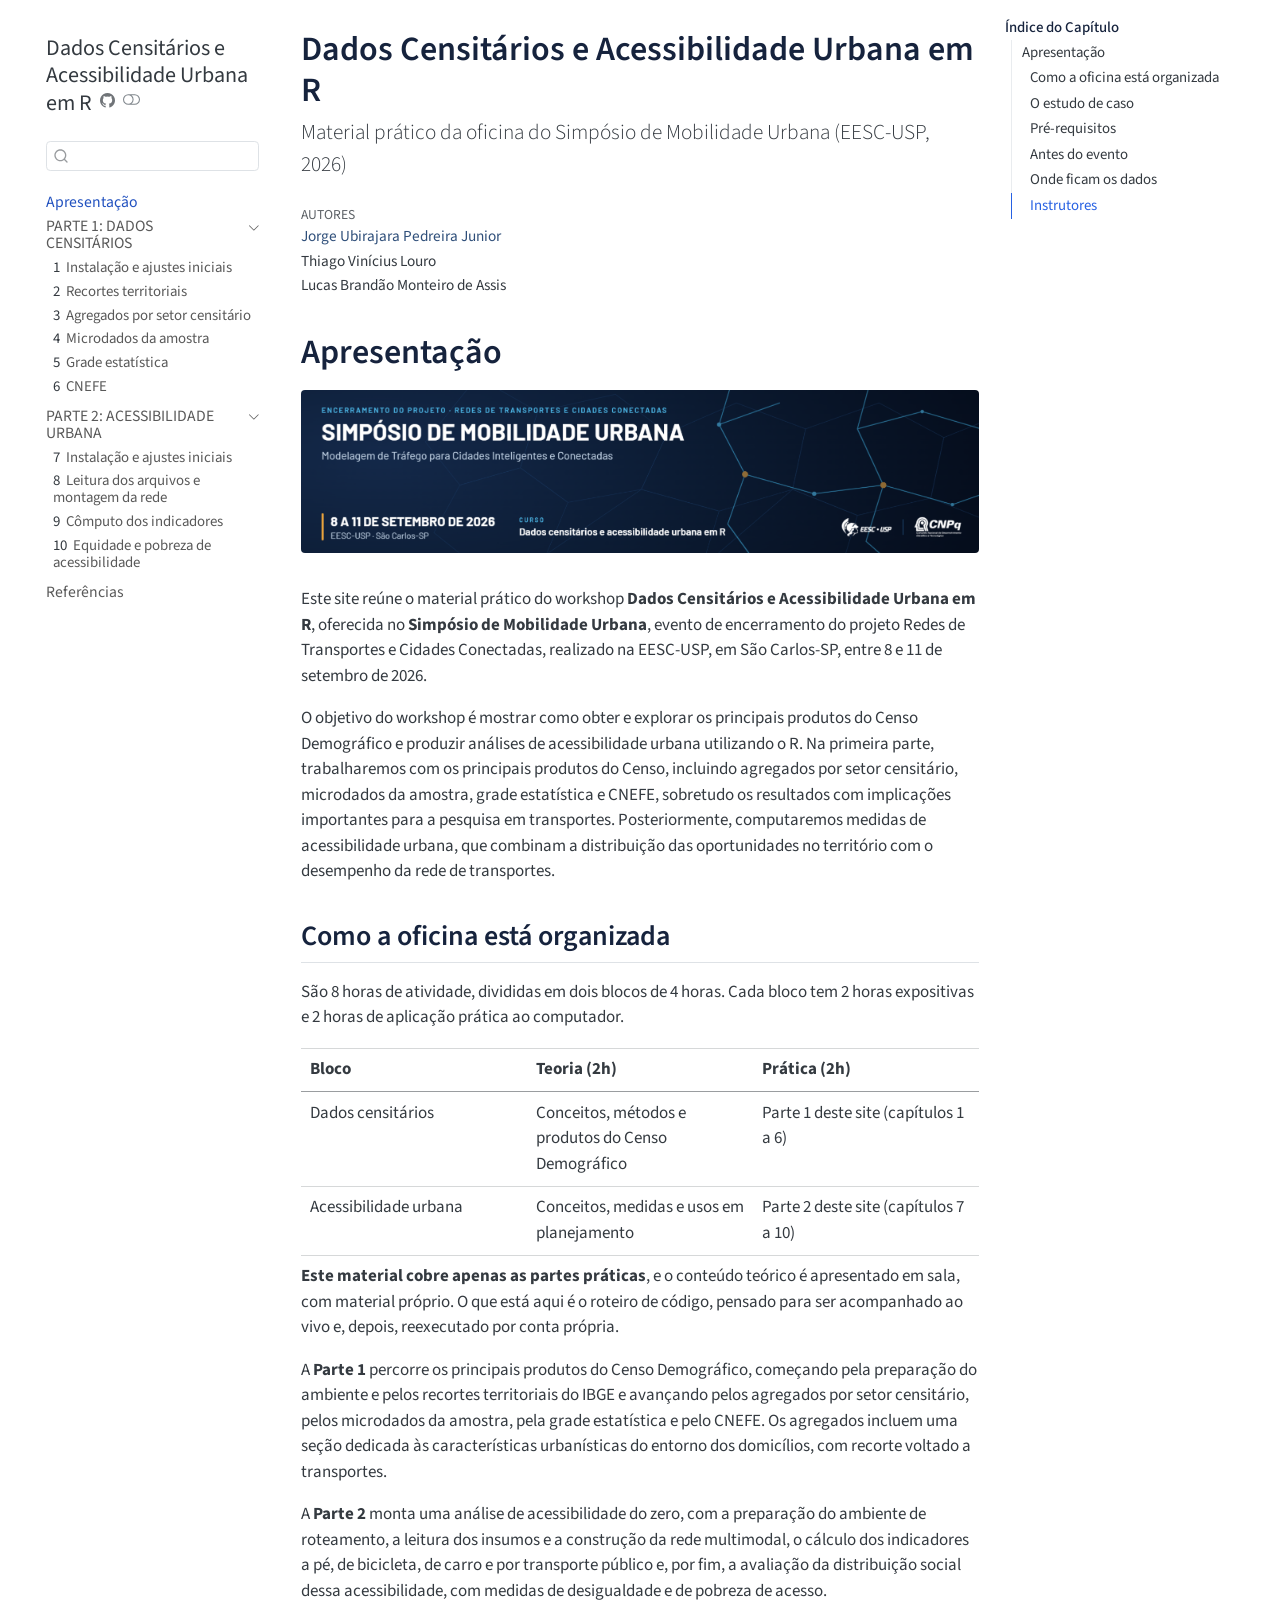
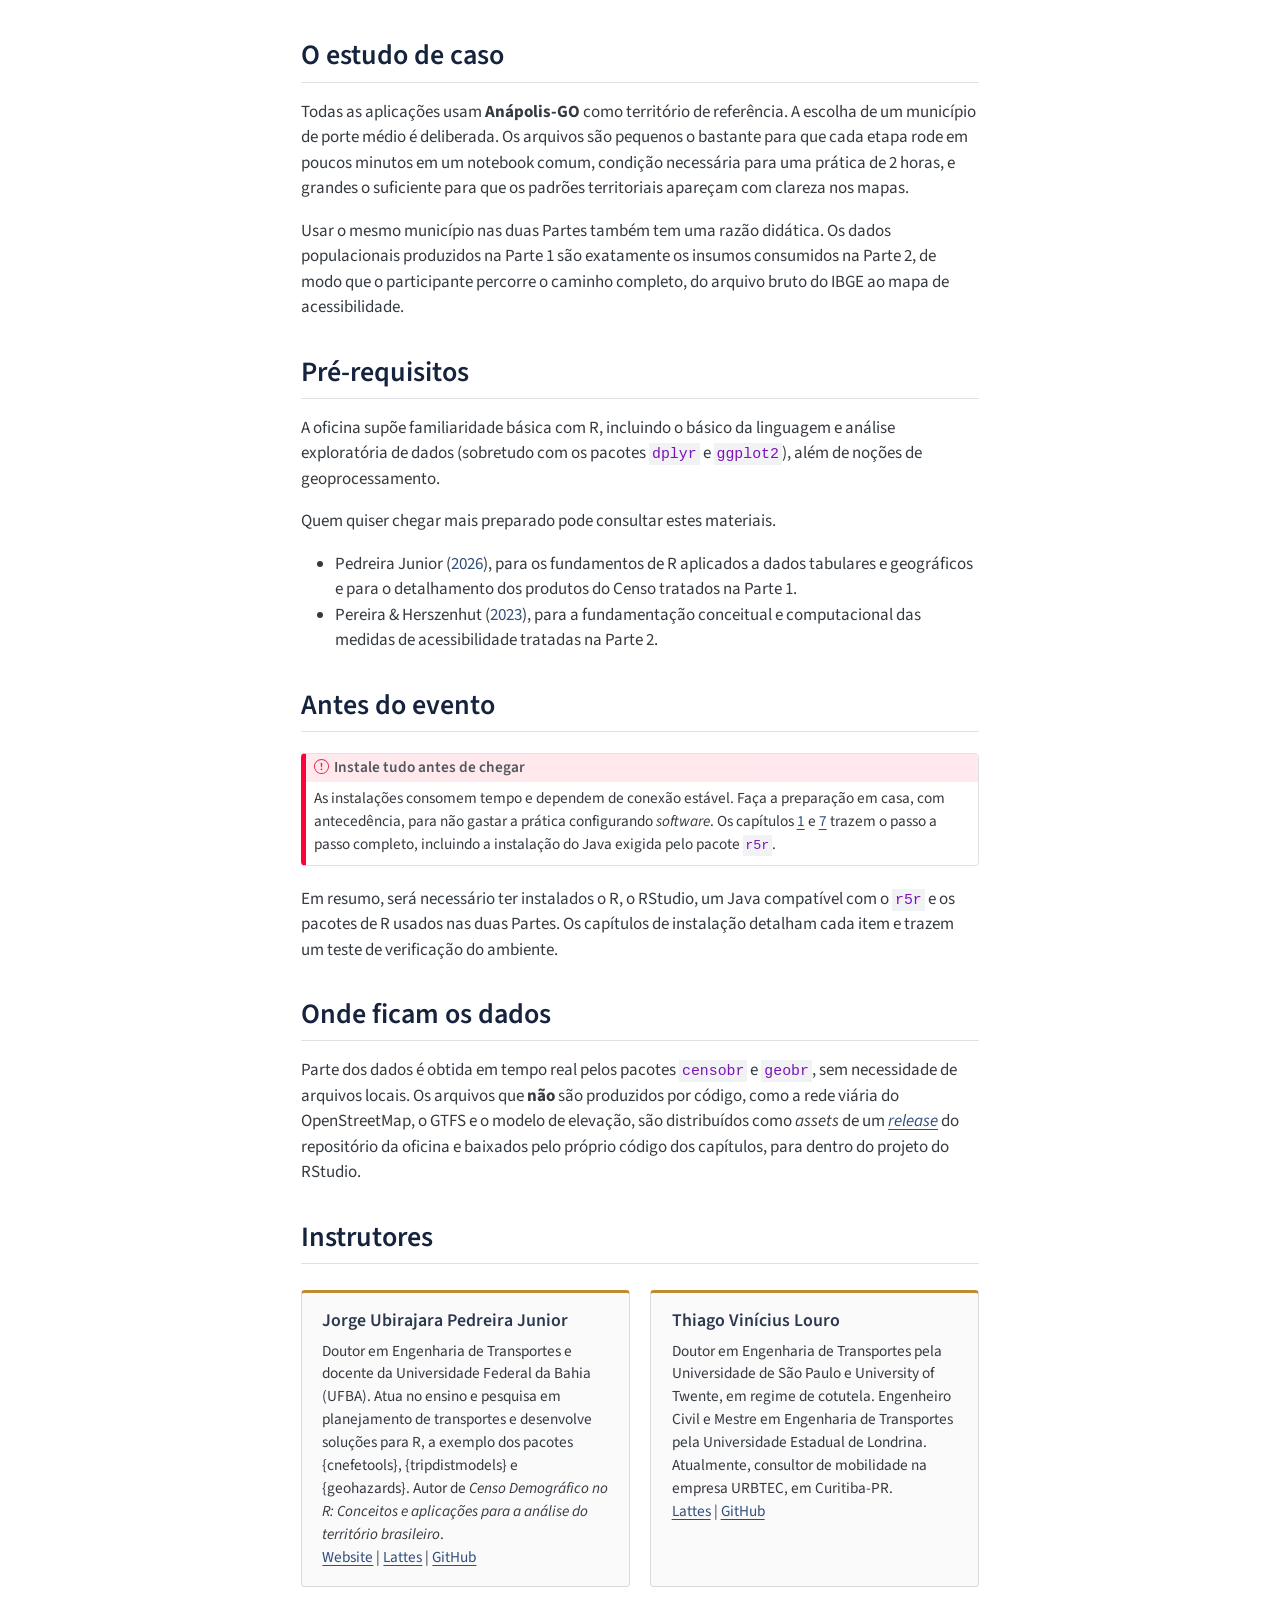
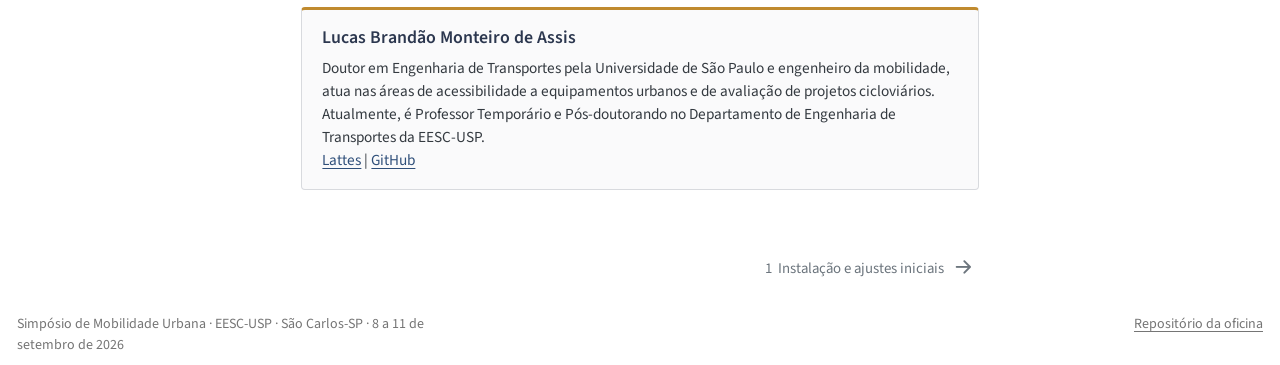
<file: docs/index.html>
<!DOCTYPE html>
<html xmlns="http://www.w3.org/1999/xhtml" lang="pt-BR" xml:lang="pt-BR"><head>

<meta charset="utf-8">
<meta name="generator" content="quarto-1.9.38">

<meta name="viewport" content="width=device-width, initial-scale=1.0, user-scalable=yes">

<meta name="author" content="Jorge Ubirajara Pedreira Junior">
<meta name="author" content="Thiago Vinícius Louro">
<meta name="author" content="Lucas Brandão Monteiro de Assis">

<title>Dados Censitários e Acessibilidade Urbana em R</title>
<style>
/* Default styles provided by pandoc.
** See https://pandoc.org/MANUAL.html#variables-for-html for config info.
*/
code{white-space: pre-wrap;}
span.smallcaps{font-variant: small-caps;}
div.columns{display: flex; gap: min(4vw, 1.5em);}
div.column{flex: auto; overflow-x: auto;}
div.hanging-indent{margin-left: 1.5em; text-indent: -1.5em;}
ul.task-list{list-style: none;}
ul.task-list li input[type="checkbox"] {
  width: 0.8em;
  margin: 0 0.8em 0.2em -1em; /* quarto-specific, see https://github.com/quarto-dev/quarto-cli/issues/4556 */ 
  vertical-align: middle;
}
/* CSS for citations */
div.csl-bib-body { }
div.csl-entry {
  clear: both;
  margin-bottom: 0em;
}
.hanging-indent div.csl-entry {
  margin-left:2em;
  text-indent:-2em;
}
div.csl-left-margin {
  min-width:2em;
  float:left;
}
div.csl-right-inline {
  margin-left:2em;
  padding-left:1em;
}
div.csl-indent {
  margin-left: 2em;
}</style>


<script src="site_libs/quarto-nav/quarto-nav.js"></script>
<script src="site_libs/quarto-nav/headroom.min.js"></script>
<script src="site_libs/clipboard/clipboard.min.js"></script>
<script src="site_libs/quarto-search/autocomplete.umd.js"></script>
<script src="site_libs/quarto-search/fuse.min.js"></script>
<script src="site_libs/quarto-search/quarto-search.js"></script>
<meta name="quarto:offset" content="./">
<link href="./1-instalacao.html" rel="next">
<script src="site_libs/quarto-html/quarto.js" type="module"></script>
<script src="site_libs/quarto-html/tabsets/tabsets.js" type="module"></script>
<script src="site_libs/quarto-html/popper.min.js"></script>
<script src="site_libs/quarto-html/tippy.umd.min.js"></script>
<script src="site_libs/quarto-html/anchor.min.js"></script>
<link href="site_libs/quarto-html/tippy.css" rel="stylesheet">
<link href="site_libs/quarto-html/quarto-syntax-highlighting-15634bcf2e68342d4ad2dfa704d543f6.css" rel="stylesheet" class="quarto-color-scheme" id="quarto-text-highlighting-styles">
<link href="site_libs/quarto-html/quarto-syntax-highlighting-dark-0a6b7249c26820e032cb0bd839ff02b1.css" rel="stylesheet" class="quarto-color-scheme quarto-color-alternate" id="quarto-text-highlighting-styles">
<link href="site_libs/quarto-html/quarto-syntax-highlighting-15634bcf2e68342d4ad2dfa704d543f6.css" rel="stylesheet" class="quarto-color-scheme-extra" id="quarto-text-highlighting-styles">
<script src="site_libs/bootstrap/bootstrap.min.js"></script>
<link href="site_libs/bootstrap/bootstrap-icons.css" rel="stylesheet">
<link href="site_libs/bootstrap/bootstrap-ec8eff129d6f50c8392963982e963180.min.css" rel="stylesheet" append-hash="true" class="quarto-color-scheme" id="quarto-bootstrap" data-mode="light">
<link href="site_libs/bootstrap/bootstrap-dark-f725026034374060f4de44a7d1da3a6e.min.css" rel="stylesheet" append-hash="true" class="quarto-color-scheme quarto-color-alternate" id="quarto-bootstrap" data-mode="dark">
<link href="site_libs/bootstrap/bootstrap-ec8eff129d6f50c8392963982e963180.min.css" rel="stylesheet" append-hash="true" class="quarto-color-scheme-extra" id="quarto-bootstrap" data-mode="light">
<script id="quarto-search-options" type="application/json">{
  "location": "sidebar",
  "copy-button": false,
  "collapse-after": 3,
  "panel-placement": "start",
  "type": "textbox",
  "limit": 50,
  "keyboard-shortcut": [
    "f",
    "/",
    "s"
  ],
  "show-item-context": false,
  "language": {
    "search-no-results-text": "Nenhum resultado",
    "search-matching-documents-text": "documentos correspondentes",
    "search-copy-link-title": "Copiar link para a busca",
    "search-hide-matches-text": "Esconder correspondências adicionais",
    "search-more-match-text": "mais correspondência neste documento",
    "search-more-matches-text": "mais correspondências neste documento",
    "search-clear-button-title": "Limpar",
    "search-text-placeholder": "",
    "search-detached-cancel-button-title": "Cancelar",
    "search-submit-button-title": "Enviar",
    "search-label": "Procurar"
  }
}</script>


<link rel="stylesheet" href="custom.css">
<meta property="og:title" content="Dados Censitários e Acessibilidade Urbana em R">
<meta property="og:description" content="Material prático da oficina do Simpósio de Mobilidade Urbana (EESC-USP, 2026)">
<meta property="og:image" content="https://pedreirajr.github.io/workshop_censo_acc_smu2026/img/logo_smu.png">
<meta property="og:site_name" content="Dados Censitários e Acessibilidade Urbana em R">
<meta property="og:image:alt" content="Simpósio de Mobilidade Urbana, EESC-USP, São Carlos-SP, 8 a 11 de setembro de 2026. Curso: Dados censitários e acessibilidade urbana em R">
<meta property="og:image:height" content="409">
<meta property="og:image:width" content="1703">
</head>

<body class="nav-sidebar floating quarto-light"><script id="quarto-html-before-body" type="application/javascript">
    const toggleBodyColorMode = (bsSheetEl) => {
      const mode = bsSheetEl.getAttribute("data-mode");
      const bodyEl = window.document.querySelector("body");
      if (mode === "dark") {
        bodyEl.classList.add("quarto-dark");
        bodyEl.classList.remove("quarto-light");
      } else {
        bodyEl.classList.add("quarto-light");
        bodyEl.classList.remove("quarto-dark");
      }
    }
    const toggleBodyColorPrimary = () => {
      const bsSheetEl = window.document.querySelector("link#quarto-bootstrap:not([rel=disabled-stylesheet])");
      if (bsSheetEl) {
        toggleBodyColorMode(bsSheetEl);
      }
    }
    const setColorSchemeToggle = (alternate) => {
      const toggles = window.document.querySelectorAll('.quarto-color-scheme-toggle');
      for (let i=0; i < toggles.length; i++) {
        const toggle = toggles[i];
        if (toggle) {
          if (alternate) {
            toggle.classList.add("alternate");
          } else {
            toggle.classList.remove("alternate");
          }
        }
      }
    };
    const toggleColorMode = (alternate) => {
      // Switch the stylesheets
      const primaryStylesheets = window.document.querySelectorAll('link.quarto-color-scheme:not(.quarto-color-alternate)');
      const alternateStylesheets = window.document.querySelectorAll('link.quarto-color-scheme.quarto-color-alternate');
      manageTransitions('#quarto-margin-sidebar .nav-link', false);
      if (alternate) {
        // note: dark is layered on light, we don't disable primary!
        enableStylesheet(alternateStylesheets);
        for (const sheetNode of alternateStylesheets) {
          if (sheetNode.id === "quarto-bootstrap") {
            toggleBodyColorMode(sheetNode);
          }
        }
      } else {
        disableStylesheet(alternateStylesheets);
        enableStylesheet(primaryStylesheets)
        toggleBodyColorPrimary();
      }
      manageTransitions('#quarto-margin-sidebar .nav-link', true);
      // Switch the toggles
      setColorSchemeToggle(alternate)
      // Hack to workaround the fact that safari doesn't
      // properly recolor the scrollbar when toggling (#1455)
      if (navigator.userAgent.indexOf('Safari') > 0 && navigator.userAgent.indexOf('Chrome') == -1) {
        manageTransitions("body", false);
        window.scrollTo(0, 1);
        setTimeout(() => {
          window.scrollTo(0, 0);
          manageTransitions("body", true);
        }, 40);
      }
    }
    const disableStylesheet = (stylesheets) => {
      for (let i=0; i < stylesheets.length; i++) {
        const stylesheet = stylesheets[i];
        stylesheet.rel = 'disabled-stylesheet';
      }
    }
    const enableStylesheet = (stylesheets) => {
      for (let i=0; i < stylesheets.length; i++) {
        const stylesheet = stylesheets[i];
        if(stylesheet.rel !== 'stylesheet') { // for Chrome, which will still FOUC without this check
          stylesheet.rel = 'stylesheet';
        }
      }
    }
    const manageTransitions = (selector, allowTransitions) => {
      const els = window.document.querySelectorAll(selector);
      for (let i=0; i < els.length; i++) {
        const el = els[i];
        if (allowTransitions) {
          el.classList.remove('notransition');
        } else {
          el.classList.add('notransition');
        }
      }
    }
    const isFileUrl = () => {
      return window.location.protocol === 'file:';
    }
    const hasAlternateSentinel = () => {
      let styleSentinel = getColorSchemeSentinel();
      if (styleSentinel !== null) {
        return styleSentinel === "alternate";
      } else {
        return false;
      }
    }
    const setStyleSentinel = (alternate) => {
      const value = alternate ? "alternate" : "default";
      if (!isFileUrl()) {
        window.localStorage.setItem("quarto-color-scheme", value);
      } else {
        localAlternateSentinel = value;
      }
    }
    const getColorSchemeSentinel = () => {
      if (!isFileUrl()) {
        const storageValue = window.localStorage.getItem("quarto-color-scheme");
        return storageValue != null ? storageValue : localAlternateSentinel;
      } else {
        return localAlternateSentinel;
      }
    }
    const toggleGiscusIfUsed = (isAlternate, darkModeDefault) => {
      const baseTheme = document.querySelector('#giscus-base-theme')?.value ?? 'light';
      const alternateTheme = document.querySelector('#giscus-alt-theme')?.value ?? 'dark';
      let newTheme = '';
      if(authorPrefersDark) {
        newTheme = isAlternate ? baseTheme : alternateTheme;
      } else {
        newTheme = isAlternate ? alternateTheme : baseTheme;
      }
      const changeGiscusTheme = () => {
        // From: https://github.com/giscus/giscus/issues/336
        const sendMessage = (message) => {
          const iframe = document.querySelector('iframe.giscus-frame');
          if (!iframe) return;
          iframe.contentWindow.postMessage({ giscus: message }, 'https://giscus.app');
        }
        sendMessage({
          setConfig: {
            theme: newTheme
          }
        });
      }
      const isGiscussLoaded = window.document.querySelector('iframe.giscus-frame') !== null;
      if (isGiscussLoaded) {
        changeGiscusTheme();
      }
    };
    const authorPrefersDark = false;
    const darkModeDefault = authorPrefersDark;
      document.querySelector('link#quarto-text-highlighting-styles.quarto-color-scheme-extra').rel = 'disabled-stylesheet';
      document.querySelector('link#quarto-bootstrap.quarto-color-scheme-extra').rel = 'disabled-stylesheet';
    let localAlternateSentinel = darkModeDefault ? 'alternate' : 'default';
    // Dark / light mode switch
    window.quartoToggleColorScheme = () => {
      // Read the current dark / light value
      let toAlternate = !hasAlternateSentinel();
      toggleColorMode(toAlternate);
      setStyleSentinel(toAlternate);
      toggleGiscusIfUsed(toAlternate, darkModeDefault);
      window.dispatchEvent(new Event('resize'));
    };
    // Switch to dark mode if need be
    if (hasAlternateSentinel()) {
      toggleColorMode(true);
    } else {
      toggleColorMode(false);
    }
  </script>

<div id="quarto-search-results"></div>
  <header id="quarto-header" class="headroom fixed-top">
  <nav class="quarto-secondary-nav">
    <div class="container-fluid d-flex">
      <button type="button" class="quarto-btn-toggle btn" data-bs-toggle="collapse" role="button" data-bs-target=".quarto-sidebar-collapse-item" aria-controls="quarto-sidebar" aria-expanded="false" aria-label="Alternar barra lateral" onclick="if (window.quartoToggleHeadroom) { window.quartoToggleHeadroom(); }">
        <i class="bi bi-layout-text-sidebar-reverse"></i>
      </button>
        <nav class="quarto-page-breadcrumbs" aria-label="breadcrumb"><ol class="breadcrumb"><li class="breadcrumb-item"><a href="./index.html">Apresentação</a></li></ol></nav>
        <a class="flex-grow-1" role="navigation" data-bs-toggle="collapse" data-bs-target=".quarto-sidebar-collapse-item" aria-controls="quarto-sidebar" aria-expanded="false" aria-label="Alternar barra lateral" onclick="if (window.quartoToggleHeadroom) { window.quartoToggleHeadroom(); }">      
        </a>
      <button type="button" class="btn quarto-search-button" aria-label="Procurar" onclick="window.quartoOpenSearch();">
        <i class="bi bi-search"></i>
      </button>
    </div>
  </nav>
</header>
<!-- content -->
<div id="quarto-content" class="quarto-container page-columns page-rows-contents page-layout-article">
<!-- sidebar -->
  <nav id="quarto-sidebar" class="sidebar collapse collapse-horizontal quarto-sidebar-collapse-item sidebar-navigation floating overflow-auto">
    <div class="pt-lg-2 mt-2 text-left sidebar-header">
    <div class="sidebar-title mb-0 py-0">
      <a href="./">Dados Censitários e Acessibilidade Urbana em R</a> 
        <div class="sidebar-tools-main">
    <a href="https://github.com/pedreirajr/workshop_censo_acc_smu2026" title="Código fonte" class="quarto-navigation-tool px-1" aria-label="Código fonte"><i class="bi bi-github"></i></a>
  <a href="" class="quarto-color-scheme-toggle quarto-navigation-tool  px-1" onclick="window.quartoToggleColorScheme(); return false;" title="Alternar modo escuro"><i class="bi"></i></a>
</div>
    </div>
      </div>
        <div class="mt-2 flex-shrink-0 align-items-center">
        <div class="sidebar-search">
        <div id="quarto-search" class="" title="Procurar"></div>
        </div>
        </div>
    <div class="sidebar-menu-container"> 
    <ul class="list-unstyled mt-1">
        <li class="sidebar-item">
  <div class="sidebar-item-container"> 
  <a href="./index.html" class="sidebar-item-text sidebar-link active">
 <span class="menu-text">Apresentação</span></a>
  </div>
</li>
        <li class="sidebar-item sidebar-item-section">
      <div class="sidebar-item-container"> 
            <a class="sidebar-item-text sidebar-link text-start" data-bs-toggle="collapse" data-bs-target="#quarto-sidebar-section-1" role="navigation" aria-expanded="true">
 <span class="menu-text">PARTE 1: DADOS CENSITÁRIOS</span></a>
          <a class="sidebar-item-toggle text-start" data-bs-toggle="collapse" data-bs-target="#quarto-sidebar-section-1" role="navigation" aria-expanded="true" aria-label="Alternar seção">
            <i class="bi bi-chevron-right ms-2"></i>
          </a> 
      </div>
      <ul id="quarto-sidebar-section-1" class="collapse list-unstyled sidebar-section depth1 show">  
          <li class="sidebar-item">
  <div class="sidebar-item-container"> 
  <a href="./1-instalacao.html" class="sidebar-item-text sidebar-link">
 <span class="menu-text"><span class="chapter-number">1</span>&nbsp; <span class="chapter-title">Instalação e ajustes iniciais</span></span></a>
  </div>
</li>
          <li class="sidebar-item">
  <div class="sidebar-item-container"> 
  <a href="./2-recortes-territoriais.html" class="sidebar-item-text sidebar-link">
 <span class="menu-text"><span class="chapter-number">2</span>&nbsp; <span class="chapter-title">Recortes territoriais</span></span></a>
  </div>
</li>
          <li class="sidebar-item">
  <div class="sidebar-item-container"> 
  <a href="./3-agregados.html" class="sidebar-item-text sidebar-link">
 <span class="menu-text"><span class="chapter-number">3</span>&nbsp; <span class="chapter-title">Agregados por setor censitário</span></span></a>
  </div>
</li>
          <li class="sidebar-item">
  <div class="sidebar-item-container"> 
  <a href="./4-microdados.html" class="sidebar-item-text sidebar-link">
 <span class="menu-text"><span class="chapter-number">4</span>&nbsp; <span class="chapter-title">Microdados da amostra</span></span></a>
  </div>
</li>
          <li class="sidebar-item">
  <div class="sidebar-item-container"> 
  <a href="./5-grade-estatistica.html" class="sidebar-item-text sidebar-link">
 <span class="menu-text"><span class="chapter-number">5</span>&nbsp; <span class="chapter-title">Grade estatística</span></span></a>
  </div>
</li>
          <li class="sidebar-item">
  <div class="sidebar-item-container"> 
  <a href="./6-cnefe.html" class="sidebar-item-text sidebar-link">
 <span class="menu-text"><span class="chapter-number">6</span>&nbsp; <span class="chapter-title">CNEFE</span></span></a>
  </div>
</li>
      </ul>
  </li>
        <li class="sidebar-item sidebar-item-section">
      <div class="sidebar-item-container"> 
            <a class="sidebar-item-text sidebar-link text-start" data-bs-toggle="collapse" data-bs-target="#quarto-sidebar-section-2" role="navigation" aria-expanded="true">
 <span class="menu-text">PARTE 2: ACESSIBILIDADE URBANA</span></a>
          <a class="sidebar-item-toggle text-start" data-bs-toggle="collapse" data-bs-target="#quarto-sidebar-section-2" role="navigation" aria-expanded="true" aria-label="Alternar seção">
            <i class="bi bi-chevron-right ms-2"></i>
          </a> 
      </div>
      <ul id="quarto-sidebar-section-2" class="collapse list-unstyled sidebar-section depth1 show">  
          <li class="sidebar-item">
  <div class="sidebar-item-container"> 
  <a href="./7-instalacao-r5r.html" class="sidebar-item-text sidebar-link">
 <span class="menu-text"><span class="chapter-number">7</span>&nbsp; <span class="chapter-title">Instalação e ajustes iniciais</span></span></a>
  </div>
</li>
          <li class="sidebar-item">
  <div class="sidebar-item-container"> 
  <a href="./8-rede.html" class="sidebar-item-text sidebar-link">
 <span class="menu-text"><span class="chapter-number">8</span>&nbsp; <span class="chapter-title">Leitura dos arquivos e montagem da rede</span></span></a>
  </div>
</li>
          <li class="sidebar-item">
  <div class="sidebar-item-container"> 
  <a href="./9-indicadores.html" class="sidebar-item-text sidebar-link">
 <span class="menu-text"><span class="chapter-number">9</span>&nbsp; <span class="chapter-title">Cômputo dos indicadores</span></span></a>
  </div>
</li>
          <li class="sidebar-item">
  <div class="sidebar-item-container"> 
  <a href="./10-equidade.html" class="sidebar-item-text sidebar-link">
 <span class="menu-text"><span class="chapter-number">10</span>&nbsp; <span class="chapter-title">Equidade e pobreza de acessibilidade</span></span></a>
  </div>
</li>
      </ul>
  </li>
        <li class="sidebar-item">
  <div class="sidebar-item-container"> 
  <a href="./referencias.html" class="sidebar-item-text sidebar-link">
 <span class="menu-text">Referências</span></a>
  </div>
</li>
    </ul>
    </div>
</nav>
<div id="quarto-sidebar-glass" class="quarto-sidebar-collapse-item" data-bs-toggle="collapse" data-bs-target=".quarto-sidebar-collapse-item"></div>
<!-- margin-sidebar -->
    <div id="quarto-margin-sidebar" class="sidebar margin-sidebar">
        <nav id="TOC" role="doc-toc" class="toc-active">
    <h2 id="toc-title">Índice do Capítulo</h2>
   
  <ul>
  <li><a href="#apresentação" id="toc-apresentação" class="nav-link active" data-scroll-target="#apresentação">Apresentação</a>
  <ul class="collapse">
  <li><a href="#como-a-oficina-está-organizada" id="toc-como-a-oficina-está-organizada" class="nav-link" data-scroll-target="#como-a-oficina-está-organizada">Como a oficina está organizada</a></li>
  <li><a href="#o-estudo-de-caso" id="toc-o-estudo-de-caso" class="nav-link" data-scroll-target="#o-estudo-de-caso">O estudo de caso</a></li>
  <li><a href="#pré-requisitos" id="toc-pré-requisitos" class="nav-link" data-scroll-target="#pré-requisitos">Pré-requisitos</a></li>
  <li><a href="#antes-do-evento" id="toc-antes-do-evento" class="nav-link" data-scroll-target="#antes-do-evento">Antes do evento</a></li>
  <li><a href="#onde-ficam-os-dados" id="toc-onde-ficam-os-dados" class="nav-link" data-scroll-target="#onde-ficam-os-dados">Onde ficam os dados</a></li>
  <li><a href="#instrutores" id="toc-instrutores" class="nav-link" data-scroll-target="#instrutores">Instrutores</a></li>
  </ul></li>
  </ul>
</nav>
    </div>
<!-- main -->
<main class="content" id="quarto-document-content">


<header id="title-block-header" class="quarto-title-block default">
<div class="quarto-title">
<h1 class="title">Dados Censitários e Acessibilidade Urbana em R</h1>
<p class="subtitle lead">Material prático da oficina do Simpósio de Mobilidade Urbana (EESC-USP, 2026)</p>
</div>



<div class="quarto-title-meta">

    <div>
    <div class="quarto-title-meta-heading">Autores</div>
    <div class="quarto-title-meta-contents">
             <p><a href="https://pedreirajr.github.io/website/">Jorge Ubirajara Pedreira Junior</a> </p>
             <p>Thiago Vinícius Louro </p>
             <p>Lucas Brandão Monteiro de Assis </p>
          </div>
  </div>
    
  
    
  </div>
  


</header>


<section id="apresentação" class="level1 unnumbered">
<h1 class="unnumbered">Apresentação</h1>
<p><img src="img/logo_smu.png" class="banner-evento img-fluid" alt="Simpósio de Mobilidade Urbana, EESC-USP, São Carlos-SP, 8 a 11 de setembro de 2026. Curso: Dados censitários e acessibilidade urbana em R"></p>
<p>Este site reúne o material prático do workshop <strong>Dados Censitários e Acessibilidade Urbana em R</strong>, oferecida no <strong>Simpósio de Mobilidade Urbana</strong>, evento de encerramento do projeto Redes de Transportes e Cidades Conectadas, realizado na EESC-USP, em São Carlos-SP, entre 8 e 11 de setembro de 2026.</p>
<p>O objetivo do workshop é mostrar como obter e explorar os principais produtos do Censo Demográfico e produzir análises de acessibilidade urbana utilizando o R. Na primeira parte, trabalharemos com os principais produtos do Censo, incluindo agregados por setor censitário, microdados da amostra, grade estatística e CNEFE, sobretudo os resultados com implicações importantes para a pesquisa em transportes. Posteriormente, computaremos medidas de acessibilidade urbana, que combinam a distribuição das oportunidades no território com o desempenho da rede de transportes.</p>
<section id="como-a-oficina-está-organizada" class="level2 unnumbered">
<h2 class="unnumbered anchored" data-anchor-id="como-a-oficina-está-organizada">Como a oficina está organizada</h2>
<p>São 8 horas de atividade, divididas em dois blocos de 4 horas. Cada bloco tem 2 horas expositivas e 2 horas de aplicação prática ao computador.</p>
<table class="caption-top table">
<colgroup>
<col style="width: 33%">
<col style="width: 33%">
<col style="width: 33%">
</colgroup>
<thead>
<tr class="header">
<th>Bloco</th>
<th>Teoria (2h)</th>
<th>Prática (2h)</th>
</tr>
</thead>
<tbody>
<tr class="odd">
<td>Dados censitários</td>
<td>Conceitos, métodos e produtos do Censo Demográfico</td>
<td>Parte 1 deste site (capítulos 1 a 6)</td>
</tr>
<tr class="even">
<td>Acessibilidade urbana</td>
<td>Conceitos, medidas e usos em planejamento</td>
<td>Parte 2 deste site (capítulos 7 a 10)</td>
</tr>
</tbody>
</table>
<p><strong>Este material cobre apenas as partes práticas</strong>, e o conteúdo teórico é apresentado em sala, com material próprio. O que está aqui é o roteiro de código, pensado para ser acompanhado ao vivo e, depois, reexecutado por conta própria.</p>
<p>A <strong>Parte 1</strong> percorre os principais produtos do Censo Demográfico, começando pela preparação do ambiente e pelos recortes territoriais do IBGE e avançando pelos agregados por setor censitário, pelos microdados da amostra, pela grade estatística e pelo CNEFE. Os agregados incluem uma seção dedicada às características urbanísticas do entorno dos domicílios, com recorte voltado a transportes.</p>
<p>A <strong>Parte 2</strong> monta uma análise de acessibilidade do zero, com a preparação do ambiente de roteamento, a leitura dos insumos e a construção da rede multimodal, o cálculo dos indicadores a pé, de bicicleta, de carro e por transporte público e, por fim, a avaliação da distribuição social dessa acessibilidade, com medidas de desigualdade e de pobreza de acesso.</p>
</section>
<section id="o-estudo-de-caso" class="level2 unnumbered">
<h2 class="unnumbered anchored" data-anchor-id="o-estudo-de-caso">O estudo de caso</h2>
<p>Todas as aplicações usam <strong>Anápolis-GO</strong> como território de referência. A escolha de um município de porte médio é deliberada. Os arquivos são pequenos o bastante para que cada etapa rode em poucos minutos em um notebook comum, condição necessária para uma prática de 2 horas, e grandes o suficiente para que os padrões territoriais apareçam com clareza nos mapas.</p>
<p>Usar o mesmo município nas duas Partes também tem uma razão didática. Os dados populacionais produzidos na Parte 1 são exatamente os insumos consumidos na Parte 2, de modo que o participante percorre o caminho completo, do arquivo bruto do IBGE ao mapa de acessibilidade.</p>
</section>
<section id="pré-requisitos" class="level2 unnumbered">
<h2 class="unnumbered anchored" data-anchor-id="pré-requisitos">Pré-requisitos</h2>
<p>A oficina supõe familiaridade básica com R, incluindo o básico da linguagem e análise exploratória de dados (sobretudo com os pacotes <code>dplyr</code> e <code>ggplot2</code>), além de noções de geoprocessamento.</p>
<p>Quem quiser chegar mais preparado pode consultar estes materiais.</p>
<ul>
<li><span class="citation" data-cites="pedreira_censo_2026">Pedreira Junior (<a href="referencias.html#ref-pedreira_censo_2026" role="doc-biblioref">2026</a>)</span>, para os fundamentos de R aplicados a dados tabulares e geográficos e para o detalhamento dos produtos do Censo tratados na Parte 1.</li>
<li><span class="citation" data-cites="pereira_herszenhut_2023">Pereira &amp; Herszenhut (<a href="referencias.html#ref-pereira_herszenhut_2023" role="doc-biblioref">2023</a>)</span>, para a fundamentação conceitual e computacional das medidas de acessibilidade tratadas na Parte 2.</li>
</ul>
</section>
<section id="antes-do-evento" class="level2 unnumbered">
<h2 class="unnumbered anchored" data-anchor-id="antes-do-evento">Antes do evento</h2>
<div class="callout callout-style-default callout-important callout-titled">
<div class="callout-header d-flex align-content-center">
<div class="callout-icon-container">
<i class="callout-icon"></i>
</div>
<div class="callout-title-container flex-fill">
<span class="screen-reader-only">Importante</span>Instale tudo antes de chegar
</div>
</div>
<div class="callout-body-container callout-body">
<p>As instalações consomem tempo e dependem de conexão estável. Faça a preparação em casa, com antecedência, para não gastar a prática configurando <em>software</em>. Os capítulos <a href="./1-instalacao.html">1</a> e <a href="./7-instalacao-r5r.html">7</a> trazem o passo a passo completo, incluindo a instalação do Java exigida pelo pacote <code>r5r</code>.</p>
</div>
</div>
<p>Em resumo, será necessário ter instalados o R, o RStudio, um Java compatível com o <code>r5r</code> e os pacotes de R usados nas duas Partes. Os capítulos de instalação detalham cada item e trazem um teste de verificação do ambiente.</p>
</section>
<section id="onde-ficam-os-dados" class="level2 unnumbered">
<h2 class="unnumbered anchored" data-anchor-id="onde-ficam-os-dados">Onde ficam os dados</h2>
<p>Parte dos dados é obtida em tempo real pelos pacotes <code>censobr</code> e <code>geobr</code>, sem necessidade de arquivos locais. Os arquivos que <strong>não</strong> são produzidos por código, como a rede viária do OpenStreetMap, o GTFS e o modelo de elevação, são distribuídos como <em>assets</em> de um <a href="https://github.com/pedreirajr/workshop_censo_acc_smu2026/releases/tag/dados"><em>release</em></a> do repositório da oficina e baixados pelo próprio código dos capítulos, para dentro do projeto do RStudio.</p>
</section>
<section id="instrutores" class="level2 unnumbered">
<h2 class="unnumbered anchored" data-anchor-id="instrutores">Instrutores</h2>
<div class="instrutores">
<section id="jorge-ubirajara-pedreira-junior" class="level3 unnumbered instrutor">
<h3 class="unnumbered anchored" data-anchor-id="jorge-ubirajara-pedreira-junior">Jorge Ubirajara Pedreira Junior</h3>
<p>Doutor em Engenharia de Transportes e docente da Universidade Federal da Bahia (UFBA). Atua no ensino e pesquisa em planejamento de transportes e desenvolve soluções para R, a exemplo dos pacotes {cnefetools}, {tripdistmodels} e {geohazards}. Autor de <em>Censo Demográfico no R: Conceitos e aplicações para a análise do território brasileiro</em>.</p>
<p><a href="https://pedreirajr.github.io/website/">Website</a> | <a href="http://lattes.cnpq.br/7602862678306492">Lattes</a> | <a href="https://github.com/pedreirajr">GitHub</a></p>
</section>
<section id="thiago-vinícius-louro" class="level3 unnumbered instrutor">
<h3 class="unnumbered anchored" data-anchor-id="thiago-vinícius-louro">Thiago Vinícius Louro</h3>
<p>Doutor em Engenharia de Transportes pela Universidade de São Paulo e University of Twente, em regime de cotutela. Engenheiro Civil e Mestre em Engenharia de Transportes pela Universidade Estadual de Londrina. Atualmente, consultor de mobilidade na empresa URBTEC, em Curitiba-PR.</p>
<p><a href="http://lattes.cnpq.br/2619402198229137">Lattes</a> | <a href="https://github.com/lucasbrnd">GitHub</a></p>
</section>
<section id="lucas-brandão-monteiro-de-assis" class="level3 unnumbered instrutor">
<h3 class="unnumbered anchored" data-anchor-id="lucas-brandão-monteiro-de-assis">Lucas Brandão Monteiro de Assis</h3>
<p>Doutor em Engenharia de Transportes pela Universidade de São Paulo e engenheiro da mobilidade, atua nas áreas de acessibilidade a equipamentos urbanos e de avaliação de projetos cicloviários. Atualmente, é Professor Temporário e Pós-doutorando no Departamento de Engenharia de Transportes da EESC-USP.</p>
<p><a href="http://lattes.cnpq.br/3026929259853023">Lattes</a> | <a href="https://github.com/thiagolouro25">GitHub</a></p>
</section>
</div>


<div id="refs" class="references csl-bib-body hanging-indent" data-entry-spacing="0" data-line-spacing="2" role="list" style="display: none">
<div id="ref-pedreira_censo_2026" class="csl-entry" role="listitem">
Pedreira Junior, J. U. (2026). <em>Censo Demográfico no <span>R</span>: conceitos e aplicações para a análise do território brasileiro</em>. <a href="https://pedreirajr.github.io/rcensolivro/">https://pedreirajr.github.io/rcensolivro/</a>
</div>
<div id="ref-pereira_herszenhut_2023" class="csl-entry" role="listitem">
Pereira, R. H. M., &amp; Herszenhut, D. (2023). <em>Introdução à acessibilidade urbana: um guia prático em <span>R</span></em>. Instituto de Pesquisa Econômica Aplicada (Ipea). <a href="https://ipeagit.github.io/intro_access_book/">https://ipeagit.github.io/intro_access_book/</a>
</div>
</div>
</section>
</section>

</main> <!-- /main -->
<script id="quarto-html-after-body" type="application/javascript">
  window.document.addEventListener("DOMContentLoaded", function (event) {
    // Ensure there is a toggle, if there isn't float one in the top right
    if (window.document.querySelector('.quarto-color-scheme-toggle') === null) {
      const a = window.document.createElement('a');
      a.classList.add('top-right');
      a.classList.add('quarto-color-scheme-toggle');
      a.href = "";
      a.onclick = function() { try { window.quartoToggleColorScheme(); } catch {} return false; };
      const i = window.document.createElement("i");
      i.classList.add('bi');
      a.appendChild(i);
      window.document.body.appendChild(a);
    }
    setColorSchemeToggle(hasAlternateSentinel())
    const icon = "";
    const anchorJS = new window.AnchorJS();
    anchorJS.options = {
      placement: 'right',
      icon: icon
    };
    anchorJS.add('.anchored');
    const isCodeAnnotation = (el) => {
      for (const clz of el.classList) {
        if (clz.startsWith('code-annotation-')) {                     
          return true;
        }
      }
      return false;
    }
    const onCopySuccess = function(e) {
      // button target
      const button = e.trigger;
      // don't keep focus
      button.blur();
      // flash "checked"
      button.classList.add('code-copy-button-checked');
      var currentTitle = button.getAttribute("title");
      button.setAttribute("title", "Copiada");
      let tooltip;
      if (window.bootstrap) {
        button.setAttribute("data-bs-toggle", "tooltip");
        button.setAttribute("data-bs-placement", "left");
        button.setAttribute("data-bs-title", "Copiada");
        tooltip = new bootstrap.Tooltip(button, 
          { trigger: "manual", 
            customClass: "code-copy-button-tooltip",
            offset: [0, -8]});
        tooltip.show();    
      }
      setTimeout(function() {
        if (tooltip) {
          tooltip.hide();
          button.removeAttribute("data-bs-title");
          button.removeAttribute("data-bs-toggle");
          button.removeAttribute("data-bs-placement");
        }
        button.setAttribute("title", currentTitle);
        button.classList.remove('code-copy-button-checked');
      }, 1000);
      // clear code selection
      e.clearSelection();
    }
    const getTextToCopy = function(trigger) {
      const outerScaffold = trigger.parentElement.cloneNode(true);
      const codeEl = outerScaffold.querySelector('code');
      for (const childEl of codeEl.children) {
        if (isCodeAnnotation(childEl)) {
          childEl.remove();
        }
      }
      return codeEl.innerText;
    }
    const clipboard = new window.ClipboardJS('.code-copy-button:not([data-in-quarto-modal])', {
      text: getTextToCopy
    });
    clipboard.on('success', onCopySuccess);
    if (window.document.getElementById('quarto-embedded-source-code-modal')) {
      const clipboardModal = new window.ClipboardJS('.code-copy-button[data-in-quarto-modal]', {
        text: getTextToCopy,
        container: window.document.getElementById('quarto-embedded-source-code-modal')
      });
      clipboardModal.on('success', onCopySuccess);
    }
      var localhostRegex = new RegExp(/^(?:http|https):\/\/localhost\:?[0-9]*\//);
      var mailtoRegex = new RegExp(/^mailto:/);
        var filterRegex = new RegExp("https:\/\/pedreirajr\.github\.io\/workshop_censo_acc_smu2026\/");
      var isInternal = (href) => {
          return filterRegex.test(href) || localhostRegex.test(href) || mailtoRegex.test(href);
      }
      // Inspect non-navigation links and adorn them if external
     var links = window.document.querySelectorAll('a[href]:not(.nav-link):not(.navbar-brand):not(.toc-action):not(.sidebar-link):not(.sidebar-item-toggle):not(.pagination-link):not(.no-external):not([aria-hidden]):not(.dropdown-item):not(.quarto-navigation-tool):not(.about-link)');
      for (var i=0; i<links.length; i++) {
        const link = links[i];
        if (!isInternal(link.href)) {
          // undo the damage that might have been done by quarto-nav.js in the case of
          // links that we want to consider external
          if (link.dataset.originalHref !== undefined) {
            link.href = link.dataset.originalHref;
          }
            // target, if specified
            link.setAttribute("target", "_blank");
            if (link.getAttribute("rel") === null) {
              link.setAttribute("rel", "noopener");
            }
        }
      }
    function tippyHover(el, contentFn, onTriggerFn, onUntriggerFn) {
      const config = {
        allowHTML: true,
        maxWidth: 500,
        delay: 100,
        arrow: false,
        appendTo: function(el) {
            return el.parentElement;
        },
        interactive: true,
        interactiveBorder: 10,
        theme: 'quarto',
        placement: 'bottom-start',
      };
      if (contentFn) {
        config.content = contentFn;
      }
      if (onTriggerFn) {
        config.onTrigger = onTriggerFn;
      }
      if (onUntriggerFn) {
        config.onUntrigger = onUntriggerFn;
      }
      window.tippy(el, config); 
    }
    const noterefs = window.document.querySelectorAll('a[role="doc-noteref"]');
    for (var i=0; i<noterefs.length; i++) {
      const ref = noterefs[i];
      tippyHover(ref, function() {
        // use id or data attribute instead here
        let href = ref.getAttribute('data-footnote-href') || ref.getAttribute('href');
        try { href = new URL(href).hash; } catch {}
        const id = href.replace(/^#\/?/, "");
        const note = window.document.getElementById(id);
        if (note) {
          return note.innerHTML;
        } else {
          return "";
        }
      });
    }
    const xrefs = window.document.querySelectorAll('a.quarto-xref');
    const processXRef = (id, note) => {
      // Strip column container classes
      const stripColumnClz = (el) => {
        el.classList.remove("page-full", "page-columns");
        if (el.children) {
          for (const child of el.children) {
            stripColumnClz(child);
          }
        }
      }
      stripColumnClz(note)
      if (id === null || id.startsWith('sec-')) {
        // Special case sections, only their first couple elements
        const container = document.createElement("div");
        if (note.children && note.children.length > 2) {
          container.appendChild(note.children[0].cloneNode(true));
          for (let i = 1; i < note.children.length; i++) {
            const child = note.children[i];
            if (child.tagName === "P" && child.innerText === "") {
              continue;
            } else {
              container.appendChild(child.cloneNode(true));
              break;
            }
          }
          if (window.Quarto?.typesetMath) {
            window.Quarto.typesetMath(container);
          }
          return container.innerHTML
        } else {
          if (window.Quarto?.typesetMath) {
            window.Quarto.typesetMath(note);
          }
          return note.innerHTML;
        }
      } else {
        // Remove any anchor links if they are present
        const anchorLink = note.querySelector('a.anchorjs-link');
        if (anchorLink) {
          anchorLink.remove();
        }
        if (window.Quarto?.typesetMath) {
          window.Quarto.typesetMath(note);
        }
        if (note.classList.contains("callout")) {
          return note.outerHTML;
        } else {
          return note.innerHTML;
        }
      }
    }
    for (var i=0; i<xrefs.length; i++) {
      const xref = xrefs[i];
      tippyHover(xref, undefined, function(instance) {
        instance.disable();
        let url = xref.getAttribute('href');
        let hash = undefined; 
        if (url.startsWith('#')) {
          hash = url;
        } else {
          try { hash = new URL(url).hash; } catch {}
        }
        if (hash) {
          const id = hash.replace(/^#\/?/, "");
          const note = window.document.getElementById(id);
          if (note !== null) {
            try {
              const html = processXRef(id, note.cloneNode(true));
              instance.setContent(html);
            } finally {
              instance.enable();
              instance.show();
            }
          } else {
            // See if we can fetch this
            fetch(url.split('#')[0])
            .then(res => res.text())
            .then(html => {
              const parser = new DOMParser();
              const htmlDoc = parser.parseFromString(html, "text/html");
              const note = htmlDoc.getElementById(id);
              if (note !== null) {
                const html = processXRef(id, note);
                instance.setContent(html);
              } 
            }).finally(() => {
              instance.enable();
              instance.show();
            });
          }
        } else {
          // See if we can fetch a full url (with no hash to target)
          // This is a special case and we should probably do some content thinning / targeting
          fetch(url)
          .then(res => res.text())
          .then(html => {
            const parser = new DOMParser();
            const htmlDoc = parser.parseFromString(html, "text/html");
            const note = htmlDoc.querySelector('main.content');
            if (note !== null) {
              // This should only happen for chapter cross references
              // (since there is no id in the URL)
              // remove the first header
              if (note.children.length > 0 && note.children[0].tagName === "HEADER") {
                note.children[0].remove();
              }
              const html = processXRef(null, note);
              instance.setContent(html);
            } 
          }).finally(() => {
            instance.enable();
            instance.show();
          });
        }
      }, function(instance) {
      });
    }
        let selectedAnnoteEl;
        const selectorForAnnotation = ( cell, annotation) => {
          let cellAttr = 'data-code-cell="' + cell + '"';
          let lineAttr = 'data-code-annotation="' +  annotation + '"';
          const selector = 'span[' + cellAttr + '][' + lineAttr + ']';
          return selector;
        }
        const selectCodeLines = (annoteEl) => {
          const doc = window.document;
          const targetCell = annoteEl.getAttribute("data-target-cell");
          const targetAnnotation = annoteEl.getAttribute("data-target-annotation");
          const annoteSpan = window.document.querySelector(selectorForAnnotation(targetCell, targetAnnotation));
          const lines = annoteSpan.getAttribute("data-code-lines").split(",");
          const lineIds = lines.map((line) => {
            return targetCell + "-" + line;
          })
          let top = null;
          let height = null;
          let parent = null;
          if (lineIds.length > 0) {
              //compute the position of the single el (top and bottom and make a div)
              const el = window.document.getElementById(lineIds[0]);
              top = el.offsetTop;
              height = el.offsetHeight;
              parent = el.parentElement.parentElement;
            if (lineIds.length > 1) {
              const lastEl = window.document.getElementById(lineIds[lineIds.length - 1]);
              const bottom = lastEl.offsetTop + lastEl.offsetHeight;
              height = bottom - top;
            }
            if (top !== null && height !== null && parent !== null) {
              // cook up a div (if necessary) and position it 
              let div = window.document.getElementById("code-annotation-line-highlight");
              if (div === null) {
                div = window.document.createElement("div");
                div.setAttribute("id", "code-annotation-line-highlight");
                div.style.position = 'absolute';
                parent.appendChild(div);
              }
              div.style.top = top - 2 + "px";
              div.style.height = height + 4 + "px";
              div.style.left = 0;
              let gutterDiv = window.document.getElementById("code-annotation-line-highlight-gutter");
              if (gutterDiv === null) {
                gutterDiv = window.document.createElement("div");
                gutterDiv.setAttribute("id", "code-annotation-line-highlight-gutter");
                gutterDiv.style.position = 'absolute';
                const codeCell = window.document.getElementById(targetCell);
                const gutter = codeCell.querySelector('.code-annotation-gutter');
                gutter.appendChild(gutterDiv);
              }
              gutterDiv.style.top = top - 2 + "px";
              gutterDiv.style.height = height + 4 + "px";
            }
            selectedAnnoteEl = annoteEl;
          }
        };
        const unselectCodeLines = () => {
          const elementsIds = ["code-annotation-line-highlight", "code-annotation-line-highlight-gutter"];
          elementsIds.forEach((elId) => {
            const div = window.document.getElementById(elId);
            if (div) {
              div.remove();
            }
          });
          selectedAnnoteEl = undefined;
        };
          // Handle positioning of the toggle
      window.addEventListener(
        "resize",
        throttle(() => {
          elRect = undefined;
          if (selectedAnnoteEl) {
            selectCodeLines(selectedAnnoteEl);
          }
        }, 10)
      );
      function throttle(fn, ms) {
      let throttle = false;
      let timer;
        return (...args) => {
          if(!throttle) { // first call gets through
              fn.apply(this, args);
              throttle = true;
          } else { // all the others get throttled
              if(timer) clearTimeout(timer); // cancel #2
              timer = setTimeout(() => {
                fn.apply(this, args);
                timer = throttle = false;
              }, ms);
          }
        };
      }
        // Attach click handler to the DT
        const annoteDls = window.document.querySelectorAll('dt[data-target-cell]');
        for (const annoteDlNode of annoteDls) {
          annoteDlNode.addEventListener('click', (event) => {
            const clickedEl = event.target;
            if (clickedEl !== selectedAnnoteEl) {
              unselectCodeLines();
              const activeEl = window.document.querySelector('dt[data-target-cell].code-annotation-active');
              if (activeEl) {
                activeEl.classList.remove('code-annotation-active');
              }
              selectCodeLines(clickedEl);
              clickedEl.classList.add('code-annotation-active');
            } else {
              // Unselect the line
              unselectCodeLines();
              clickedEl.classList.remove('code-annotation-active');
            }
          });
        }
    const findCites = (el) => {
      const parentEl = el.parentElement;
      if (parentEl) {
        const cites = parentEl.dataset.cites;
        if (cites) {
          return {
            el,
            cites: cites.split(' ')
          };
        } else {
          return findCites(el.parentElement)
        }
      } else {
        return undefined;
      }
    };
    var bibliorefs = window.document.querySelectorAll('a[role="doc-biblioref"]');
    for (var i=0; i<bibliorefs.length; i++) {
      const ref = bibliorefs[i];
      const citeInfo = findCites(ref);
      if (citeInfo) {
        tippyHover(citeInfo.el, function() {
          var popup = window.document.createElement('div');
          citeInfo.cites.forEach(function(cite) {
            var citeDiv = window.document.createElement('div');
            citeDiv.classList.add('hanging-indent');
            citeDiv.classList.add('csl-entry');
            var biblioDiv = window.document.getElementById('ref-' + cite);
            if (biblioDiv) {
              citeDiv.innerHTML = biblioDiv.innerHTML;
            }
            popup.appendChild(citeDiv);
          });
          return popup.innerHTML;
        });
      }
    }
  });
  </script>
<nav class="page-navigation">
  <div class="nav-page nav-page-previous">
  </div>
  <div class="nav-page nav-page-next">
      <a href="./1-instalacao.html" class="pagination-link" aria-label="Instalação e ajustes iniciais">
        <span class="nav-page-text"><span class="chapter-number">1</span>&nbsp; <span class="chapter-title">Instalação e ajustes iniciais</span></span> <i class="bi bi-arrow-right-short"></i>
      </a>
  </div>
</nav>
</div> <!-- /content -->
<footer class="footer">
  <div class="nav-footer">
    <div class="nav-footer-left">
<p>Simpósio de Mobilidade Urbana · EESC-USP · São Carlos-SP · 8 a 11 de setembro de 2026</p>
</div>   
    <div class="nav-footer-center">
      &nbsp;
    </div>
    <div class="nav-footer-right">
<p><a href="https://github.com/pedreirajr/workshop_censo_acc_smu2026">Repositório da oficina</a></p>
</div>
  </div>
</footer>




</body></html>
</file>
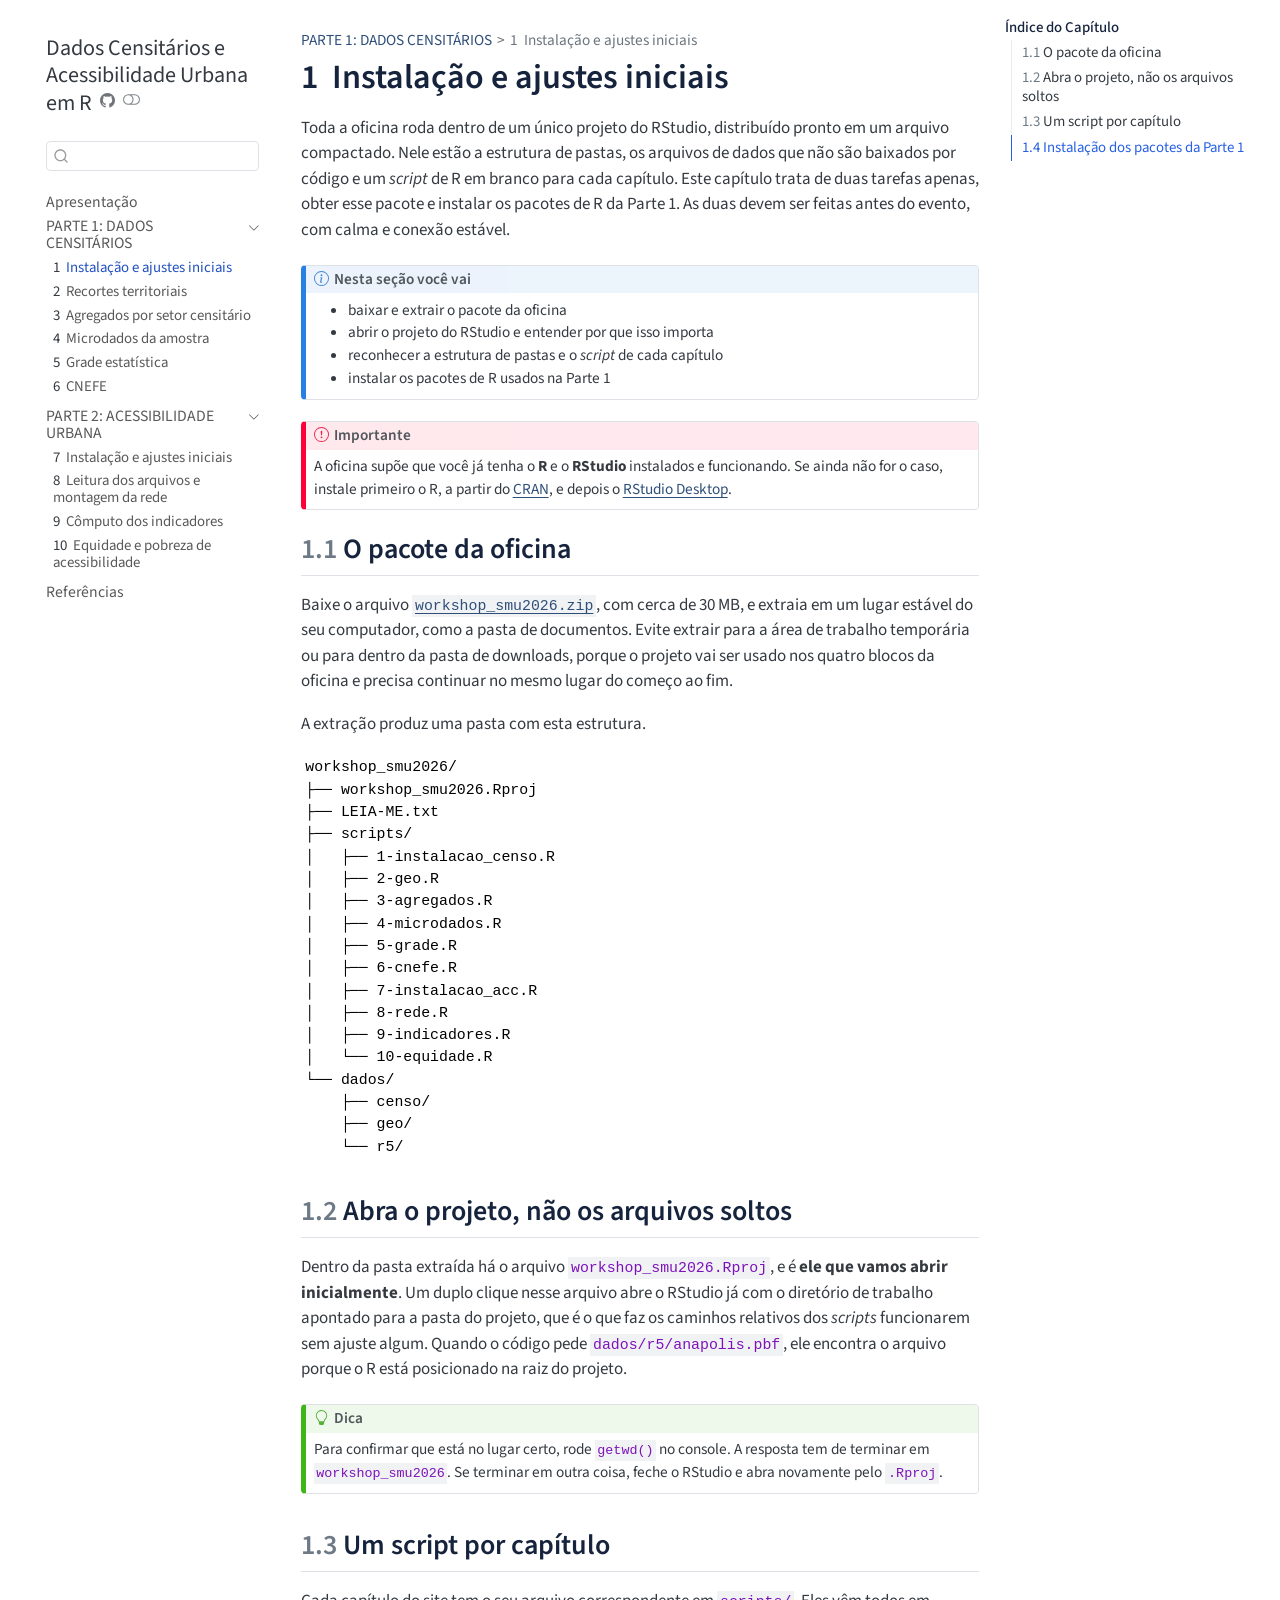
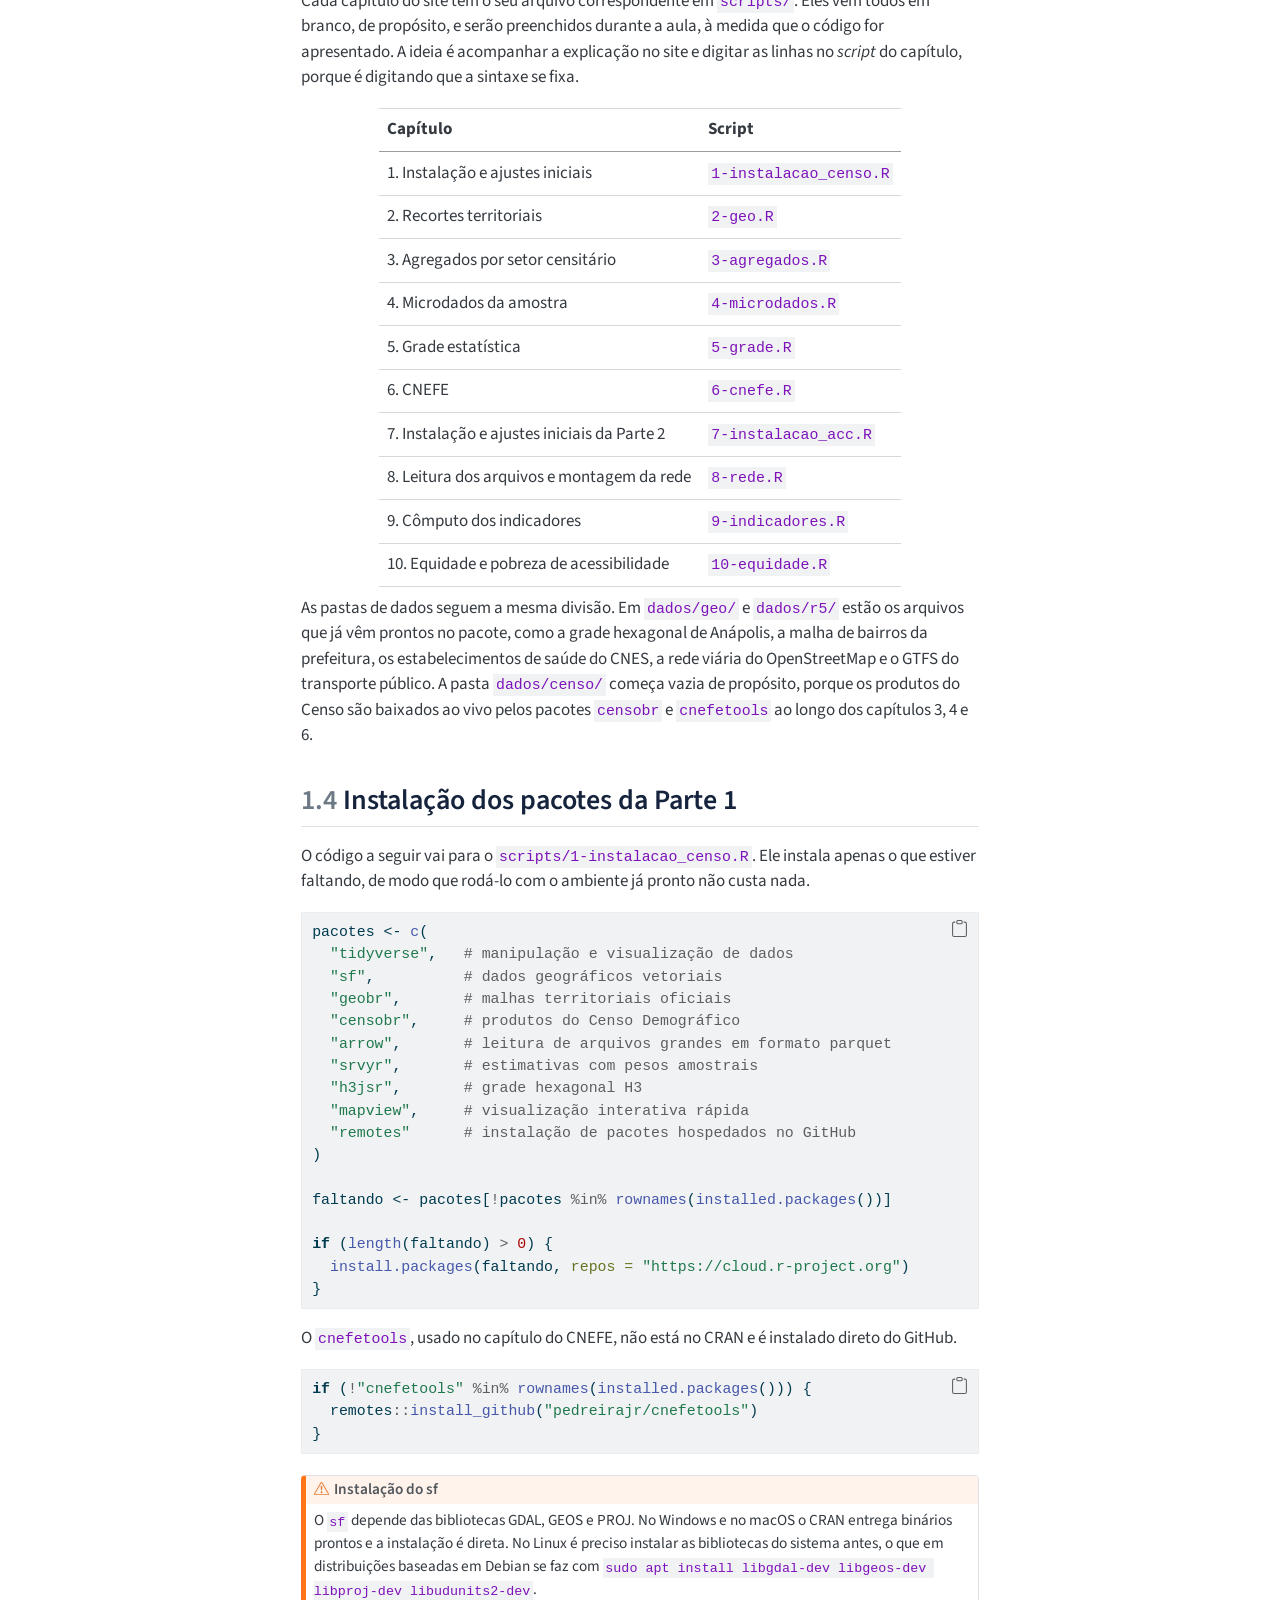
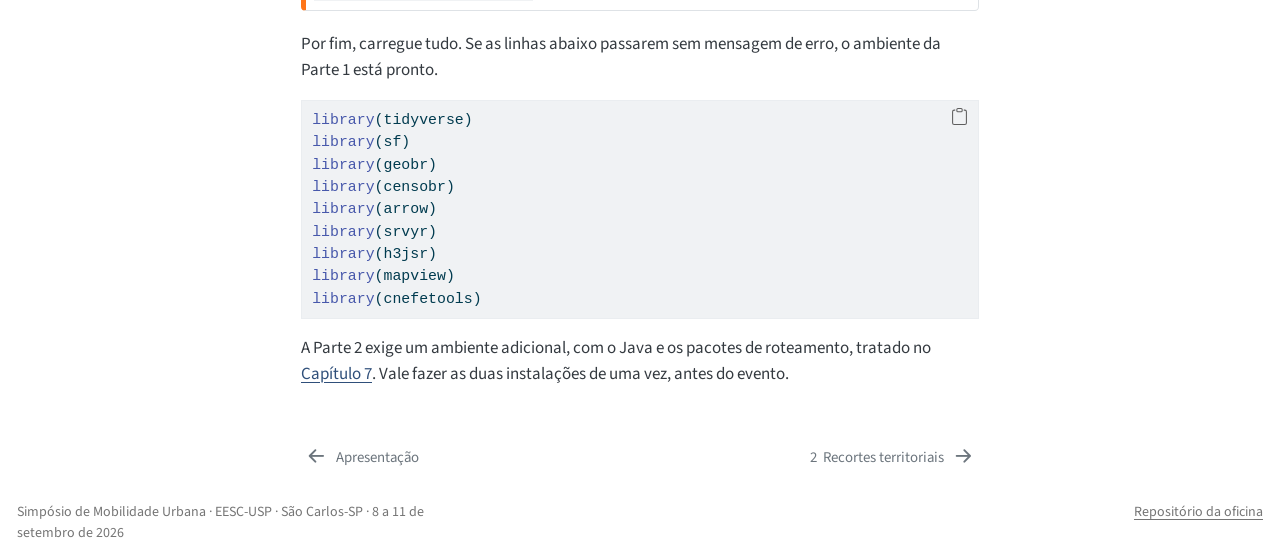
<file: docs/1-instalacao.html>
<!DOCTYPE html>
<html xmlns="http://www.w3.org/1999/xhtml" lang="pt-BR" xml:lang="pt-BR"><head>

<meta charset="utf-8">
<meta name="generator" content="quarto-1.9.38">

<meta name="viewport" content="width=device-width, initial-scale=1.0, user-scalable=yes">


<title>1&nbsp; Instalação e ajustes iniciais – Dados Censitários e Acessibilidade Urbana em R</title>
<style>
/* Default styles provided by pandoc.
** See https://pandoc.org/MANUAL.html#variables-for-html for config info.
*/
code{white-space: pre-wrap;}
span.smallcaps{font-variant: small-caps;}
div.columns{display: flex; gap: min(4vw, 1.5em);}
div.column{flex: auto; overflow-x: auto;}
div.hanging-indent{margin-left: 1.5em; text-indent: -1.5em;}
ul.task-list{list-style: none;}
ul.task-list li input[type="checkbox"] {
  width: 0.8em;
  margin: 0 0.8em 0.2em -1em; /* quarto-specific, see https://github.com/quarto-dev/quarto-cli/issues/4556 */ 
  vertical-align: middle;
}
/* CSS for syntax highlighting */
html { -webkit-text-size-adjust: 100%; }
pre > code.sourceCode { white-space: pre; position: relative; }
pre > code.sourceCode > span { display: inline-block; line-height: 1.25; }
pre > code.sourceCode > span:empty { height: 1.2em; }
.sourceCode { overflow: visible; }
code.sourceCode > span { color: inherit; text-decoration: inherit; }
div.sourceCode { margin: 1em 0; }
pre.sourceCode { margin: 0; }
@media screen {
div.sourceCode { overflow: auto; }
}
@media print {
pre > code.sourceCode { white-space: pre-wrap; }
pre > code.sourceCode > span { text-indent: -5em; padding-left: 5em; }
}
pre.numberSource code
  { counter-reset: source-line 0; }
pre.numberSource code > span
  { position: relative; left: -4em; counter-increment: source-line; }
pre.numberSource code > span > a:first-child::before
  { content: counter(source-line);
    position: relative; left: -1em; text-align: right; vertical-align: baseline;
    border: none; display: inline-block;
    -webkit-touch-callout: none; -webkit-user-select: none;
    -khtml-user-select: none; -moz-user-select: none;
    -ms-user-select: none; user-select: none;
    padding: 0 4px; width: 4em;
  }
pre.numberSource { margin-left: 3em;  padding-left: 4px; }
div.sourceCode
  {   }
@media screen {
pre > code.sourceCode > span > a:first-child::before { text-decoration: underline; }
}
</style>


<script src="site_libs/quarto-nav/quarto-nav.js"></script>
<script src="site_libs/quarto-nav/headroom.min.js"></script>
<script src="site_libs/clipboard/clipboard.min.js"></script>
<script src="site_libs/quarto-search/autocomplete.umd.js"></script>
<script src="site_libs/quarto-search/fuse.min.js"></script>
<script src="site_libs/quarto-search/quarto-search.js"></script>
<meta name="quarto:offset" content="./">
<link href="./2-recortes-territoriais.html" rel="next">
<link href="./index.html" rel="prev">
<script src="site_libs/quarto-html/quarto.js" type="module"></script>
<script src="site_libs/quarto-html/tabsets/tabsets.js" type="module"></script>
<script src="site_libs/quarto-html/popper.min.js"></script>
<script src="site_libs/quarto-html/tippy.umd.min.js"></script>
<script src="site_libs/quarto-html/anchor.min.js"></script>
<link href="site_libs/quarto-html/tippy.css" rel="stylesheet">
<link href="site_libs/quarto-html/quarto-syntax-highlighting-15634bcf2e68342d4ad2dfa704d543f6.css" rel="stylesheet" class="quarto-color-scheme" id="quarto-text-highlighting-styles">
<link href="site_libs/quarto-html/quarto-syntax-highlighting-dark-0a6b7249c26820e032cb0bd839ff02b1.css" rel="stylesheet" class="quarto-color-scheme quarto-color-alternate" id="quarto-text-highlighting-styles">
<link href="site_libs/quarto-html/quarto-syntax-highlighting-15634bcf2e68342d4ad2dfa704d543f6.css" rel="stylesheet" class="quarto-color-scheme-extra" id="quarto-text-highlighting-styles">
<script src="site_libs/bootstrap/bootstrap.min.js"></script>
<link href="site_libs/bootstrap/bootstrap-icons.css" rel="stylesheet">
<link href="site_libs/bootstrap/bootstrap-ec8eff129d6f50c8392963982e963180.min.css" rel="stylesheet" append-hash="true" class="quarto-color-scheme" id="quarto-bootstrap" data-mode="light">
<link href="site_libs/bootstrap/bootstrap-dark-f725026034374060f4de44a7d1da3a6e.min.css" rel="stylesheet" append-hash="true" class="quarto-color-scheme quarto-color-alternate" id="quarto-bootstrap" data-mode="dark">
<link href="site_libs/bootstrap/bootstrap-ec8eff129d6f50c8392963982e963180.min.css" rel="stylesheet" append-hash="true" class="quarto-color-scheme-extra" id="quarto-bootstrap" data-mode="light">
<script id="quarto-search-options" type="application/json">{
  "location": "sidebar",
  "copy-button": false,
  "collapse-after": 3,
  "panel-placement": "start",
  "type": "textbox",
  "limit": 50,
  "keyboard-shortcut": [
    "f",
    "/",
    "s"
  ],
  "show-item-context": false,
  "language": {
    "search-no-results-text": "Nenhum resultado",
    "search-matching-documents-text": "documentos correspondentes",
    "search-copy-link-title": "Copiar link para a busca",
    "search-hide-matches-text": "Esconder correspondências adicionais",
    "search-more-match-text": "mais correspondência neste documento",
    "search-more-matches-text": "mais correspondências neste documento",
    "search-clear-button-title": "Limpar",
    "search-text-placeholder": "",
    "search-detached-cancel-button-title": "Cancelar",
    "search-submit-button-title": "Enviar",
    "search-label": "Procurar"
  }
}</script>


<link rel="stylesheet" href="custom.css">
<meta property="og:title" content="1&nbsp; Instalação e ajustes iniciais – Dados Censitários e Acessibilidade Urbana em R">
<meta property="og:description" content="">
<meta property="og:image" content="https://pedreirajr.github.io/workshop_censo_acc_smu2026/img/logo_smu.png">
<meta property="og:site_name" content="Dados Censitários e Acessibilidade Urbana em R">
<meta property="og:image:height" content="409">
<meta property="og:image:width" content="1703">
</head>

<body class="nav-sidebar floating quarto-light"><script id="quarto-html-before-body" type="application/javascript">
    const toggleBodyColorMode = (bsSheetEl) => {
      const mode = bsSheetEl.getAttribute("data-mode");
      const bodyEl = window.document.querySelector("body");
      if (mode === "dark") {
        bodyEl.classList.add("quarto-dark");
        bodyEl.classList.remove("quarto-light");
      } else {
        bodyEl.classList.add("quarto-light");
        bodyEl.classList.remove("quarto-dark");
      }
    }
    const toggleBodyColorPrimary = () => {
      const bsSheetEl = window.document.querySelector("link#quarto-bootstrap:not([rel=disabled-stylesheet])");
      if (bsSheetEl) {
        toggleBodyColorMode(bsSheetEl);
      }
    }
    const setColorSchemeToggle = (alternate) => {
      const toggles = window.document.querySelectorAll('.quarto-color-scheme-toggle');
      for (let i=0; i < toggles.length; i++) {
        const toggle = toggles[i];
        if (toggle) {
          if (alternate) {
            toggle.classList.add("alternate");
          } else {
            toggle.classList.remove("alternate");
          }
        }
      }
    };
    const toggleColorMode = (alternate) => {
      // Switch the stylesheets
      const primaryStylesheets = window.document.querySelectorAll('link.quarto-color-scheme:not(.quarto-color-alternate)');
      const alternateStylesheets = window.document.querySelectorAll('link.quarto-color-scheme.quarto-color-alternate');
      manageTransitions('#quarto-margin-sidebar .nav-link', false);
      if (alternate) {
        // note: dark is layered on light, we don't disable primary!
        enableStylesheet(alternateStylesheets);
        for (const sheetNode of alternateStylesheets) {
          if (sheetNode.id === "quarto-bootstrap") {
            toggleBodyColorMode(sheetNode);
          }
        }
      } else {
        disableStylesheet(alternateStylesheets);
        enableStylesheet(primaryStylesheets)
        toggleBodyColorPrimary();
      }
      manageTransitions('#quarto-margin-sidebar .nav-link', true);
      // Switch the toggles
      setColorSchemeToggle(alternate)
      // Hack to workaround the fact that safari doesn't
      // properly recolor the scrollbar when toggling (#1455)
      if (navigator.userAgent.indexOf('Safari') > 0 && navigator.userAgent.indexOf('Chrome') == -1) {
        manageTransitions("body", false);
        window.scrollTo(0, 1);
        setTimeout(() => {
          window.scrollTo(0, 0);
          manageTransitions("body", true);
        }, 40);
      }
    }
    const disableStylesheet = (stylesheets) => {
      for (let i=0; i < stylesheets.length; i++) {
        const stylesheet = stylesheets[i];
        stylesheet.rel = 'disabled-stylesheet';
      }
    }
    const enableStylesheet = (stylesheets) => {
      for (let i=0; i < stylesheets.length; i++) {
        const stylesheet = stylesheets[i];
        if(stylesheet.rel !== 'stylesheet') { // for Chrome, which will still FOUC without this check
          stylesheet.rel = 'stylesheet';
        }
      }
    }
    const manageTransitions = (selector, allowTransitions) => {
      const els = window.document.querySelectorAll(selector);
      for (let i=0; i < els.length; i++) {
        const el = els[i];
        if (allowTransitions) {
          el.classList.remove('notransition');
        } else {
          el.classList.add('notransition');
        }
      }
    }
    const isFileUrl = () => {
      return window.location.protocol === 'file:';
    }
    const hasAlternateSentinel = () => {
      let styleSentinel = getColorSchemeSentinel();
      if (styleSentinel !== null) {
        return styleSentinel === "alternate";
      } else {
        return false;
      }
    }
    const setStyleSentinel = (alternate) => {
      const value = alternate ? "alternate" : "default";
      if (!isFileUrl()) {
        window.localStorage.setItem("quarto-color-scheme", value);
      } else {
        localAlternateSentinel = value;
      }
    }
    const getColorSchemeSentinel = () => {
      if (!isFileUrl()) {
        const storageValue = window.localStorage.getItem("quarto-color-scheme");
        return storageValue != null ? storageValue : localAlternateSentinel;
      } else {
        return localAlternateSentinel;
      }
    }
    const toggleGiscusIfUsed = (isAlternate, darkModeDefault) => {
      const baseTheme = document.querySelector('#giscus-base-theme')?.value ?? 'light';
      const alternateTheme = document.querySelector('#giscus-alt-theme')?.value ?? 'dark';
      let newTheme = '';
      if(authorPrefersDark) {
        newTheme = isAlternate ? baseTheme : alternateTheme;
      } else {
        newTheme = isAlternate ? alternateTheme : baseTheme;
      }
      const changeGiscusTheme = () => {
        // From: https://github.com/giscus/giscus/issues/336
        const sendMessage = (message) => {
          const iframe = document.querySelector('iframe.giscus-frame');
          if (!iframe) return;
          iframe.contentWindow.postMessage({ giscus: message }, 'https://giscus.app');
        }
        sendMessage({
          setConfig: {
            theme: newTheme
          }
        });
      }
      const isGiscussLoaded = window.document.querySelector('iframe.giscus-frame') !== null;
      if (isGiscussLoaded) {
        changeGiscusTheme();
      }
    };
    const authorPrefersDark = false;
    const darkModeDefault = authorPrefersDark;
      document.querySelector('link#quarto-text-highlighting-styles.quarto-color-scheme-extra').rel = 'disabled-stylesheet';
      document.querySelector('link#quarto-bootstrap.quarto-color-scheme-extra').rel = 'disabled-stylesheet';
    let localAlternateSentinel = darkModeDefault ? 'alternate' : 'default';
    // Dark / light mode switch
    window.quartoToggleColorScheme = () => {
      // Read the current dark / light value
      let toAlternate = !hasAlternateSentinel();
      toggleColorMode(toAlternate);
      setStyleSentinel(toAlternate);
      toggleGiscusIfUsed(toAlternate, darkModeDefault);
      window.dispatchEvent(new Event('resize'));
    };
    // Switch to dark mode if need be
    if (hasAlternateSentinel()) {
      toggleColorMode(true);
    } else {
      toggleColorMode(false);
    }
  </script>

<div id="quarto-search-results"></div>
  <header id="quarto-header" class="headroom fixed-top">
  <nav class="quarto-secondary-nav">
    <div class="container-fluid d-flex">
      <button type="button" class="quarto-btn-toggle btn" data-bs-toggle="collapse" role="button" data-bs-target=".quarto-sidebar-collapse-item" aria-controls="quarto-sidebar" aria-expanded="false" aria-label="Alternar barra lateral" onclick="if (window.quartoToggleHeadroom) { window.quartoToggleHeadroom(); }">
        <i class="bi bi-layout-text-sidebar-reverse"></i>
      </button>
        <nav class="quarto-page-breadcrumbs" aria-label="breadcrumb"><ol class="breadcrumb"><li class="breadcrumb-item"><a href="./1-instalacao.html">PARTE 1: DADOS CENSITÁRIOS</a></li><li class="breadcrumb-item"><a href="./1-instalacao.html"><span class="chapter-number">1</span>&nbsp; <span class="chapter-title">Instalação e ajustes iniciais</span></a></li></ol></nav>
        <a class="flex-grow-1" role="navigation" data-bs-toggle="collapse" data-bs-target=".quarto-sidebar-collapse-item" aria-controls="quarto-sidebar" aria-expanded="false" aria-label="Alternar barra lateral" onclick="if (window.quartoToggleHeadroom) { window.quartoToggleHeadroom(); }">      
        </a>
      <button type="button" class="btn quarto-search-button" aria-label="Procurar" onclick="window.quartoOpenSearch();">
        <i class="bi bi-search"></i>
      </button>
    </div>
  </nav>
</header>
<!-- content -->
<div id="quarto-content" class="quarto-container page-columns page-rows-contents page-layout-article">
<!-- sidebar -->
  <nav id="quarto-sidebar" class="sidebar collapse collapse-horizontal quarto-sidebar-collapse-item sidebar-navigation floating overflow-auto">
    <div class="pt-lg-2 mt-2 text-left sidebar-header">
    <div class="sidebar-title mb-0 py-0">
      <a href="./">Dados Censitários e Acessibilidade Urbana em R</a> 
        <div class="sidebar-tools-main">
    <a href="https://github.com/pedreirajr/workshop_censo_acc_smu2026" title="Código fonte" class="quarto-navigation-tool px-1" aria-label="Código fonte"><i class="bi bi-github"></i></a>
  <a href="" class="quarto-color-scheme-toggle quarto-navigation-tool  px-1" onclick="window.quartoToggleColorScheme(); return false;" title="Alternar modo escuro"><i class="bi"></i></a>
</div>
    </div>
      </div>
        <div class="mt-2 flex-shrink-0 align-items-center">
        <div class="sidebar-search">
        <div id="quarto-search" class="" title="Procurar"></div>
        </div>
        </div>
    <div class="sidebar-menu-container"> 
    <ul class="list-unstyled mt-1">
        <li class="sidebar-item">
  <div class="sidebar-item-container"> 
  <a href="./index.html" class="sidebar-item-text sidebar-link">
 <span class="menu-text">Apresentação</span></a>
  </div>
</li>
        <li class="sidebar-item sidebar-item-section">
      <div class="sidebar-item-container"> 
            <a class="sidebar-item-text sidebar-link text-start" data-bs-toggle="collapse" data-bs-target="#quarto-sidebar-section-1" role="navigation" aria-expanded="true">
 <span class="menu-text">PARTE 1: DADOS CENSITÁRIOS</span></a>
          <a class="sidebar-item-toggle text-start" data-bs-toggle="collapse" data-bs-target="#quarto-sidebar-section-1" role="navigation" aria-expanded="true" aria-label="Alternar seção">
            <i class="bi bi-chevron-right ms-2"></i>
          </a> 
      </div>
      <ul id="quarto-sidebar-section-1" class="collapse list-unstyled sidebar-section depth1 show">  
          <li class="sidebar-item">
  <div class="sidebar-item-container"> 
  <a href="./1-instalacao.html" class="sidebar-item-text sidebar-link active">
 <span class="menu-text"><span class="chapter-number">1</span>&nbsp; <span class="chapter-title">Instalação e ajustes iniciais</span></span></a>
  </div>
</li>
          <li class="sidebar-item">
  <div class="sidebar-item-container"> 
  <a href="./2-recortes-territoriais.html" class="sidebar-item-text sidebar-link">
 <span class="menu-text"><span class="chapter-number">2</span>&nbsp; <span class="chapter-title">Recortes territoriais</span></span></a>
  </div>
</li>
          <li class="sidebar-item">
  <div class="sidebar-item-container"> 
  <a href="./3-agregados.html" class="sidebar-item-text sidebar-link">
 <span class="menu-text"><span class="chapter-number">3</span>&nbsp; <span class="chapter-title">Agregados por setor censitário</span></span></a>
  </div>
</li>
          <li class="sidebar-item">
  <div class="sidebar-item-container"> 
  <a href="./4-microdados.html" class="sidebar-item-text sidebar-link">
 <span class="menu-text"><span class="chapter-number">4</span>&nbsp; <span class="chapter-title">Microdados da amostra</span></span></a>
  </div>
</li>
          <li class="sidebar-item">
  <div class="sidebar-item-container"> 
  <a href="./5-grade-estatistica.html" class="sidebar-item-text sidebar-link">
 <span class="menu-text"><span class="chapter-number">5</span>&nbsp; <span class="chapter-title">Grade estatística</span></span></a>
  </div>
</li>
          <li class="sidebar-item">
  <div class="sidebar-item-container"> 
  <a href="./6-cnefe.html" class="sidebar-item-text sidebar-link">
 <span class="menu-text"><span class="chapter-number">6</span>&nbsp; <span class="chapter-title">CNEFE</span></span></a>
  </div>
</li>
      </ul>
  </li>
        <li class="sidebar-item sidebar-item-section">
      <div class="sidebar-item-container"> 
            <a class="sidebar-item-text sidebar-link text-start" data-bs-toggle="collapse" data-bs-target="#quarto-sidebar-section-2" role="navigation" aria-expanded="true">
 <span class="menu-text">PARTE 2: ACESSIBILIDADE URBANA</span></a>
          <a class="sidebar-item-toggle text-start" data-bs-toggle="collapse" data-bs-target="#quarto-sidebar-section-2" role="navigation" aria-expanded="true" aria-label="Alternar seção">
            <i class="bi bi-chevron-right ms-2"></i>
          </a> 
      </div>
      <ul id="quarto-sidebar-section-2" class="collapse list-unstyled sidebar-section depth1 show">  
          <li class="sidebar-item">
  <div class="sidebar-item-container"> 
  <a href="./7-instalacao-r5r.html" class="sidebar-item-text sidebar-link">
 <span class="menu-text"><span class="chapter-number">7</span>&nbsp; <span class="chapter-title">Instalação e ajustes iniciais</span></span></a>
  </div>
</li>
          <li class="sidebar-item">
  <div class="sidebar-item-container"> 
  <a href="./8-rede.html" class="sidebar-item-text sidebar-link">
 <span class="menu-text"><span class="chapter-number">8</span>&nbsp; <span class="chapter-title">Leitura dos arquivos e montagem da rede</span></span></a>
  </div>
</li>
          <li class="sidebar-item">
  <div class="sidebar-item-container"> 
  <a href="./9-indicadores.html" class="sidebar-item-text sidebar-link">
 <span class="menu-text"><span class="chapter-number">9</span>&nbsp; <span class="chapter-title">Cômputo dos indicadores</span></span></a>
  </div>
</li>
          <li class="sidebar-item">
  <div class="sidebar-item-container"> 
  <a href="./10-equidade.html" class="sidebar-item-text sidebar-link">
 <span class="menu-text"><span class="chapter-number">10</span>&nbsp; <span class="chapter-title">Equidade e pobreza de acessibilidade</span></span></a>
  </div>
</li>
      </ul>
  </li>
        <li class="sidebar-item">
  <div class="sidebar-item-container"> 
  <a href="./referencias.html" class="sidebar-item-text sidebar-link">
 <span class="menu-text">Referências</span></a>
  </div>
</li>
    </ul>
    </div>
</nav>
<div id="quarto-sidebar-glass" class="quarto-sidebar-collapse-item" data-bs-toggle="collapse" data-bs-target=".quarto-sidebar-collapse-item"></div>
<!-- margin-sidebar -->
    <div id="quarto-margin-sidebar" class="sidebar margin-sidebar">
        <nav id="TOC" role="doc-toc" class="toc-active">
    <h2 id="toc-title">Índice do Capítulo</h2>
   
  <ul>
  <li><a href="#o-pacote-da-oficina" id="toc-o-pacote-da-oficina" class="nav-link active" data-scroll-target="#o-pacote-da-oficina"><span class="header-section-number">1.1</span> O pacote da oficina</a></li>
  <li><a href="#abra-o-projeto-não-os-arquivos-soltos" id="toc-abra-o-projeto-não-os-arquivos-soltos" class="nav-link" data-scroll-target="#abra-o-projeto-não-os-arquivos-soltos"><span class="header-section-number">1.2</span> Abra o projeto, não os arquivos soltos</a></li>
  <li><a href="#um-script-por-capítulo" id="toc-um-script-por-capítulo" class="nav-link" data-scroll-target="#um-script-por-capítulo"><span class="header-section-number">1.3</span> Um script por capítulo</a></li>
  <li><a href="#instalação-dos-pacotes-da-parte-1" id="toc-instalação-dos-pacotes-da-parte-1" class="nav-link" data-scroll-target="#instalação-dos-pacotes-da-parte-1"><span class="header-section-number">1.4</span> Instalação dos pacotes da Parte 1</a></li>
  </ul>
</nav>
    </div>
<!-- main -->
<main class="content" id="quarto-document-content">


<header id="title-block-header" class="quarto-title-block default"><nav class="quarto-page-breadcrumbs quarto-title-breadcrumbs d-none d-lg-block" aria-label="breadcrumb"><ol class="breadcrumb"><li class="breadcrumb-item"><a href="./1-instalacao.html">PARTE 1: DADOS CENSITÁRIOS</a></li><li class="breadcrumb-item"><a href="./1-instalacao.html"><span class="chapter-number">1</span>&nbsp; <span class="chapter-title">Instalação e ajustes iniciais</span></a></li></ol></nav>
<div class="quarto-title">
<h1 class="title"><span class="chapter-number">1</span>&nbsp; <span class="chapter-title">Instalação e ajustes iniciais</span></h1>
</div>



<div class="quarto-title-meta">

    
  
    
  </div>
  


</header>


<p>Toda a oficina roda dentro de um único projeto do RStudio, distribuído pronto em um arquivo compactado. Nele estão a estrutura de pastas, os arquivos de dados que não são baixados por código e um <em>script</em> de R em branco para cada capítulo. Este capítulo trata de duas tarefas apenas, obter esse pacote e instalar os pacotes de R da Parte 1. As duas devem ser feitas antes do evento, com calma e conexão estável.</p>
<div class="callout callout-style-default callout-note callout-titled">
<div class="callout-header d-flex align-content-center">
<div class="callout-icon-container">
<i class="callout-icon"></i>
</div>
<div class="callout-title-container flex-fill">
<span class="screen-reader-only">Nota</span>Nesta seção você vai
</div>
</div>
<div class="callout-body-container callout-body">
<ul>
<li>baixar e extrair o pacote da oficina</li>
<li>abrir o projeto do RStudio e entender por que isso importa</li>
<li>reconhecer a estrutura de pastas e o <em>script</em> de cada capítulo</li>
<li>instalar os pacotes de R usados na Parte 1</li>
</ul>
</div>
</div>
<div class="callout callout-style-default callout-important callout-titled">
<div class="callout-header d-flex align-content-center">
<div class="callout-icon-container">
<i class="callout-icon"></i>
</div>
<div class="callout-title-container flex-fill">
Importante
</div>
</div>
<div class="callout-body-container callout-body">
<p>A oficina supõe que você já tenha o <strong>R</strong> e o <strong>RStudio</strong> instalados e funcionando. Se ainda não for o caso, instale primeiro o R, a partir do <a href="https://cran.r-project.org/">CRAN</a>, e depois o <a href="https://posit.co/download/rstudio-desktop/">RStudio Desktop</a>.</p>
</div>
</div>
<section id="o-pacote-da-oficina" class="level2" data-number="1.1">
<h2 data-number="1.1" class="anchored" data-anchor-id="o-pacote-da-oficina"><span class="header-section-number">1.1</span> O pacote da oficina</h2>
<p>Baixe o arquivo <a href="https://github.com/pedreirajr/workshop_censo_acc_smu2026/releases/download/dados/workshop_smu2026.zip"><code>workshop_smu2026.zip</code></a>, com cerca de 30 MB, e extraia em um lugar estável do seu computador, como a pasta de documentos. Evite extrair para a área de trabalho temporária ou para dentro da pasta de downloads, porque o projeto vai ser usado nos quatro blocos da oficina e precisa continuar no mesmo lugar do começo ao fim.</p>
<p>A extração produz uma pasta com esta estrutura.</p>
<pre><code>workshop_smu2026/
├── workshop_smu2026.Rproj
├── LEIA-ME.txt
├── scripts/
│   ├── 1-instalacao_censo.R
│   ├── 2-geo.R
│   ├── 3-agregados.R
│   ├── 4-microdados.R
│   ├── 5-grade.R
│   ├── 6-cnefe.R
│   ├── 7-instalacao_acc.R
│   ├── 8-rede.R
│   ├── 9-indicadores.R
│   └── 10-equidade.R
└── dados/
    ├── censo/
    ├── geo/
    └── r5/</code></pre>
</section>
<section id="abra-o-projeto-não-os-arquivos-soltos" class="level2" data-number="1.2">
<h2 data-number="1.2" class="anchored" data-anchor-id="abra-o-projeto-não-os-arquivos-soltos"><span class="header-section-number">1.2</span> Abra o projeto, não os arquivos soltos</h2>
<p>Dentro da pasta extraída há o arquivo <code>workshop_smu2026.Rproj</code>, e é <strong>ele que vamos abrir inicialmente</strong>. Um duplo clique nesse arquivo abre o RStudio já com o diretório de trabalho apontado para a pasta do projeto, que é o que faz os caminhos relativos dos <em>scripts</em> funcionarem sem ajuste algum. Quando o código pede <code>dados/r5/anapolis.pbf</code>, ele encontra o arquivo porque o R está posicionado na raiz do projeto.</p>
<div class="callout callout-style-default callout-tip callout-titled">
<div class="callout-header d-flex align-content-center">
<div class="callout-icon-container">
<i class="callout-icon"></i>
</div>
<div class="callout-title-container flex-fill">
Dica
</div>
</div>
<div class="callout-body-container callout-body">
<p>Para confirmar que está no lugar certo, rode <code>getwd()</code> no console. A resposta tem de terminar em <code>workshop_smu2026</code>. Se terminar em outra coisa, feche o RStudio e abra novamente pelo <code>.Rproj</code>.</p>
</div>
</div>
</section>
<section id="um-script-por-capítulo" class="level2" data-number="1.3">
<h2 data-number="1.3" class="anchored" data-anchor-id="um-script-por-capítulo"><span class="header-section-number">1.3</span> Um script por capítulo</h2>
<p>Cada capítulo do site tem o seu arquivo correspondente em <code>scripts/</code>. Eles vêm todos em branco, de propósito, e serão preenchidos durante a aula, à medida que o código for apresentado. A ideia é acompanhar a explicação no site e digitar as linhas no <em>script</em> do capítulo, porque é digitando que a sintaxe se fixa.</p>
<table class="caption-top table">
<thead>
<tr class="header">
<th>Capítulo</th>
<th>Script</th>
</tr>
</thead>
<tbody>
<tr class="odd">
<td>1. Instalação e ajustes iniciais</td>
<td><code>1-instalacao_censo.R</code></td>
</tr>
<tr class="even">
<td>2. Recortes territoriais</td>
<td><code>2-geo.R</code></td>
</tr>
<tr class="odd">
<td>3. Agregados por setor censitário</td>
<td><code>3-agregados.R</code></td>
</tr>
<tr class="even">
<td>4. Microdados da amostra</td>
<td><code>4-microdados.R</code></td>
</tr>
<tr class="odd">
<td>5. Grade estatística</td>
<td><code>5-grade.R</code></td>
</tr>
<tr class="even">
<td>6. CNEFE</td>
<td><code>6-cnefe.R</code></td>
</tr>
<tr class="odd">
<td>7. Instalação e ajustes iniciais da Parte 2</td>
<td><code>7-instalacao_acc.R</code></td>
</tr>
<tr class="even">
<td>8. Leitura dos arquivos e montagem da rede</td>
<td><code>8-rede.R</code></td>
</tr>
<tr class="odd">
<td>9. Cômputo dos indicadores</td>
<td><code>9-indicadores.R</code></td>
</tr>
<tr class="even">
<td>10. Equidade e pobreza de acessibilidade</td>
<td><code>10-equidade.R</code></td>
</tr>
</tbody>
</table>
<p>As pastas de dados seguem a mesma divisão. Em <code>dados/geo/</code> e <code>dados/r5/</code> estão os arquivos que já vêm prontos no pacote, como a grade hexagonal de Anápolis, a malha de bairros da prefeitura, os estabelecimentos de saúde do CNES, a rede viária do OpenStreetMap e o GTFS do transporte público. A pasta <code>dados/censo/</code> começa vazia de propósito, porque os produtos do Censo são baixados ao vivo pelos pacotes <code>censobr</code> e <code>cnefetools</code> ao longo dos capítulos 3, 4 e 6.</p>
</section>
<section id="instalação-dos-pacotes-da-parte-1" class="level2" data-number="1.4">
<h2 data-number="1.4" class="anchored" data-anchor-id="instalação-dos-pacotes-da-parte-1"><span class="header-section-number">1.4</span> Instalação dos pacotes da Parte 1</h2>
<p>O código a seguir vai para o <code>scripts/1-instalacao_censo.R</code>. Ele instala apenas o que estiver faltando, de modo que rodá-lo com o ambiente já pronto não custa nada.</p>
<div class="cell">
<div class="code-copy-outer-scaffold"><div class="sourceCode cell-code" id="cb2"><pre class="sourceCode r code-with-copy"><code class="sourceCode r"><span id="cb2-1"><a href="#cb2-1" aria-hidden="true" tabindex="-1"></a>pacotes <span class="ot">&lt;-</span> <span class="fu">c</span>(</span>
<span id="cb2-2"><a href="#cb2-2" aria-hidden="true" tabindex="-1"></a>  <span class="st">"tidyverse"</span>,   <span class="co"># manipulação e visualização de dados</span></span>
<span id="cb2-3"><a href="#cb2-3" aria-hidden="true" tabindex="-1"></a>  <span class="st">"sf"</span>,          <span class="co"># dados geográficos vetoriais</span></span>
<span id="cb2-4"><a href="#cb2-4" aria-hidden="true" tabindex="-1"></a>  <span class="st">"geobr"</span>,       <span class="co"># malhas territoriais oficiais</span></span>
<span id="cb2-5"><a href="#cb2-5" aria-hidden="true" tabindex="-1"></a>  <span class="st">"censobr"</span>,     <span class="co"># produtos do Censo Demográfico</span></span>
<span id="cb2-6"><a href="#cb2-6" aria-hidden="true" tabindex="-1"></a>  <span class="st">"arrow"</span>,       <span class="co"># leitura de arquivos grandes em formato parquet</span></span>
<span id="cb2-7"><a href="#cb2-7" aria-hidden="true" tabindex="-1"></a>  <span class="st">"srvyr"</span>,       <span class="co"># estimativas com pesos amostrais</span></span>
<span id="cb2-8"><a href="#cb2-8" aria-hidden="true" tabindex="-1"></a>  <span class="st">"h3jsr"</span>,       <span class="co"># grade hexagonal H3</span></span>
<span id="cb2-9"><a href="#cb2-9" aria-hidden="true" tabindex="-1"></a>  <span class="st">"mapview"</span>,     <span class="co"># visualização interativa rápida</span></span>
<span id="cb2-10"><a href="#cb2-10" aria-hidden="true" tabindex="-1"></a>  <span class="st">"remotes"</span>      <span class="co"># instalação de pacotes hospedados no GitHub</span></span>
<span id="cb2-11"><a href="#cb2-11" aria-hidden="true" tabindex="-1"></a>)</span>
<span id="cb2-12"><a href="#cb2-12" aria-hidden="true" tabindex="-1"></a></span>
<span id="cb2-13"><a href="#cb2-13" aria-hidden="true" tabindex="-1"></a>faltando <span class="ot">&lt;-</span> pacotes[<span class="sc">!</span>pacotes <span class="sc">%in%</span> <span class="fu">rownames</span>(<span class="fu">installed.packages</span>())]</span>
<span id="cb2-14"><a href="#cb2-14" aria-hidden="true" tabindex="-1"></a></span>
<span id="cb2-15"><a href="#cb2-15" aria-hidden="true" tabindex="-1"></a><span class="cf">if</span> (<span class="fu">length</span>(faltando) <span class="sc">&gt;</span> <span class="dv">0</span>) {</span>
<span id="cb2-16"><a href="#cb2-16" aria-hidden="true" tabindex="-1"></a>  <span class="fu">install.packages</span>(faltando, <span class="at">repos =</span> <span class="st">"https://cloud.r-project.org"</span>)</span>
<span id="cb2-17"><a href="#cb2-17" aria-hidden="true" tabindex="-1"></a>}</span></code></pre></div><button title="Copiar para a área de transferência" class="code-copy-button"><i class="bi"></i></button></div>
</div>
<p>O <code>cnefetools</code>, usado no capítulo do CNEFE, não está no CRAN e é instalado direto do GitHub.</p>
<div class="cell">
<div class="code-copy-outer-scaffold"><div class="sourceCode cell-code" id="cb3"><pre class="sourceCode r code-with-copy"><code class="sourceCode r"><span id="cb3-1"><a href="#cb3-1" aria-hidden="true" tabindex="-1"></a><span class="cf">if</span> (<span class="sc">!</span><span class="st">"cnefetools"</span> <span class="sc">%in%</span> <span class="fu">rownames</span>(<span class="fu">installed.packages</span>())) {</span>
<span id="cb3-2"><a href="#cb3-2" aria-hidden="true" tabindex="-1"></a>  remotes<span class="sc">::</span><span class="fu">install_github</span>(<span class="st">"pedreirajr/cnefetools"</span>)</span>
<span id="cb3-3"><a href="#cb3-3" aria-hidden="true" tabindex="-1"></a>}</span></code></pre></div><button title="Copiar para a área de transferência" class="code-copy-button"><i class="bi"></i></button></div>
</div>
<div class="callout callout-style-default callout-warning callout-titled">
<div class="callout-header d-flex align-content-center">
<div class="callout-icon-container">
<i class="callout-icon"></i>
</div>
<div class="callout-title-container flex-fill">
<span class="screen-reader-only">Aviso</span>Instalação do sf
</div>
</div>
<div class="callout-body-container callout-body">
<p>O <code>sf</code> depende das bibliotecas GDAL, GEOS e PROJ. No Windows e no macOS o CRAN entrega binários prontos e a instalação é direta. No Linux é preciso instalar as bibliotecas do sistema antes, o que em distribuições baseadas em Debian se faz com <code>sudo apt install libgdal-dev libgeos-dev libproj-dev libudunits2-dev</code>.</p>
</div>
</div>
<p>Por fim, carregue tudo. Se as linhas abaixo passarem sem mensagem de erro, o ambiente da Parte 1 está pronto.</p>
<div class="cell">
<div class="code-copy-outer-scaffold"><div class="sourceCode cell-code" id="cb4"><pre class="sourceCode r code-with-copy"><code class="sourceCode r"><span id="cb4-1"><a href="#cb4-1" aria-hidden="true" tabindex="-1"></a><span class="fu">library</span>(tidyverse)</span>
<span id="cb4-2"><a href="#cb4-2" aria-hidden="true" tabindex="-1"></a><span class="fu">library</span>(sf)</span>
<span id="cb4-3"><a href="#cb4-3" aria-hidden="true" tabindex="-1"></a><span class="fu">library</span>(geobr)</span>
<span id="cb4-4"><a href="#cb4-4" aria-hidden="true" tabindex="-1"></a><span class="fu">library</span>(censobr)</span>
<span id="cb4-5"><a href="#cb4-5" aria-hidden="true" tabindex="-1"></a><span class="fu">library</span>(arrow)</span>
<span id="cb4-6"><a href="#cb4-6" aria-hidden="true" tabindex="-1"></a><span class="fu">library</span>(srvyr)</span>
<span id="cb4-7"><a href="#cb4-7" aria-hidden="true" tabindex="-1"></a><span class="fu">library</span>(h3jsr)</span>
<span id="cb4-8"><a href="#cb4-8" aria-hidden="true" tabindex="-1"></a><span class="fu">library</span>(mapview)</span>
<span id="cb4-9"><a href="#cb4-9" aria-hidden="true" tabindex="-1"></a><span class="fu">library</span>(cnefetools)</span></code></pre></div><button title="Copiar para a área de transferência" class="code-copy-button"><i class="bi"></i></button></div>
</div>
<p>A Parte 2 exige um ambiente adicional, com o Java e os pacotes de roteamento, tratado no <a href="./7-instalacao-r5r.html">Capítulo 7</a>. Vale fazer as duas instalações de uma vez, antes do evento.</p>


</section>

</main> <!-- /main -->
<script id="quarto-html-after-body" type="application/javascript">
  window.document.addEventListener("DOMContentLoaded", function (event) {
    // Ensure there is a toggle, if there isn't float one in the top right
    if (window.document.querySelector('.quarto-color-scheme-toggle') === null) {
      const a = window.document.createElement('a');
      a.classList.add('top-right');
      a.classList.add('quarto-color-scheme-toggle');
      a.href = "";
      a.onclick = function() { try { window.quartoToggleColorScheme(); } catch {} return false; };
      const i = window.document.createElement("i");
      i.classList.add('bi');
      a.appendChild(i);
      window.document.body.appendChild(a);
    }
    setColorSchemeToggle(hasAlternateSentinel())
    const icon = "";
    const anchorJS = new window.AnchorJS();
    anchorJS.options = {
      placement: 'right',
      icon: icon
    };
    anchorJS.add('.anchored');
    const isCodeAnnotation = (el) => {
      for (const clz of el.classList) {
        if (clz.startsWith('code-annotation-')) {                     
          return true;
        }
      }
      return false;
    }
    const onCopySuccess = function(e) {
      // button target
      const button = e.trigger;
      // don't keep focus
      button.blur();
      // flash "checked"
      button.classList.add('code-copy-button-checked');
      var currentTitle = button.getAttribute("title");
      button.setAttribute("title", "Copiada");
      let tooltip;
      if (window.bootstrap) {
        button.setAttribute("data-bs-toggle", "tooltip");
        button.setAttribute("data-bs-placement", "left");
        button.setAttribute("data-bs-title", "Copiada");
        tooltip = new bootstrap.Tooltip(button, 
          { trigger: "manual", 
            customClass: "code-copy-button-tooltip",
            offset: [0, -8]});
        tooltip.show();    
      }
      setTimeout(function() {
        if (tooltip) {
          tooltip.hide();
          button.removeAttribute("data-bs-title");
          button.removeAttribute("data-bs-toggle");
          button.removeAttribute("data-bs-placement");
        }
        button.setAttribute("title", currentTitle);
        button.classList.remove('code-copy-button-checked');
      }, 1000);
      // clear code selection
      e.clearSelection();
    }
    const getTextToCopy = function(trigger) {
      const outerScaffold = trigger.parentElement.cloneNode(true);
      const codeEl = outerScaffold.querySelector('code');
      for (const childEl of codeEl.children) {
        if (isCodeAnnotation(childEl)) {
          childEl.remove();
        }
      }
      return codeEl.innerText;
    }
    const clipboard = new window.ClipboardJS('.code-copy-button:not([data-in-quarto-modal])', {
      text: getTextToCopy
    });
    clipboard.on('success', onCopySuccess);
    if (window.document.getElementById('quarto-embedded-source-code-modal')) {
      const clipboardModal = new window.ClipboardJS('.code-copy-button[data-in-quarto-modal]', {
        text: getTextToCopy,
        container: window.document.getElementById('quarto-embedded-source-code-modal')
      });
      clipboardModal.on('success', onCopySuccess);
    }
      var localhostRegex = new RegExp(/^(?:http|https):\/\/localhost\:?[0-9]*\//);
      var mailtoRegex = new RegExp(/^mailto:/);
        var filterRegex = new RegExp("https:\/\/pedreirajr\.github\.io\/workshop_censo_acc_smu2026\/");
      var isInternal = (href) => {
          return filterRegex.test(href) || localhostRegex.test(href) || mailtoRegex.test(href);
      }
      // Inspect non-navigation links and adorn them if external
     var links = window.document.querySelectorAll('a[href]:not(.nav-link):not(.navbar-brand):not(.toc-action):not(.sidebar-link):not(.sidebar-item-toggle):not(.pagination-link):not(.no-external):not([aria-hidden]):not(.dropdown-item):not(.quarto-navigation-tool):not(.about-link)');
      for (var i=0; i<links.length; i++) {
        const link = links[i];
        if (!isInternal(link.href)) {
          // undo the damage that might have been done by quarto-nav.js in the case of
          // links that we want to consider external
          if (link.dataset.originalHref !== undefined) {
            link.href = link.dataset.originalHref;
          }
            // target, if specified
            link.setAttribute("target", "_blank");
            if (link.getAttribute("rel") === null) {
              link.setAttribute("rel", "noopener");
            }
        }
      }
    function tippyHover(el, contentFn, onTriggerFn, onUntriggerFn) {
      const config = {
        allowHTML: true,
        maxWidth: 500,
        delay: 100,
        arrow: false,
        appendTo: function(el) {
            return el.parentElement;
        },
        interactive: true,
        interactiveBorder: 10,
        theme: 'quarto',
        placement: 'bottom-start',
      };
      if (contentFn) {
        config.content = contentFn;
      }
      if (onTriggerFn) {
        config.onTrigger = onTriggerFn;
      }
      if (onUntriggerFn) {
        config.onUntrigger = onUntriggerFn;
      }
      window.tippy(el, config); 
    }
    const noterefs = window.document.querySelectorAll('a[role="doc-noteref"]');
    for (var i=0; i<noterefs.length; i++) {
      const ref = noterefs[i];
      tippyHover(ref, function() {
        // use id or data attribute instead here
        let href = ref.getAttribute('data-footnote-href') || ref.getAttribute('href');
        try { href = new URL(href).hash; } catch {}
        const id = href.replace(/^#\/?/, "");
        const note = window.document.getElementById(id);
        if (note) {
          return note.innerHTML;
        } else {
          return "";
        }
      });
    }
    const xrefs = window.document.querySelectorAll('a.quarto-xref');
    const processXRef = (id, note) => {
      // Strip column container classes
      const stripColumnClz = (el) => {
        el.classList.remove("page-full", "page-columns");
        if (el.children) {
          for (const child of el.children) {
            stripColumnClz(child);
          }
        }
      }
      stripColumnClz(note)
      if (id === null || id.startsWith('sec-')) {
        // Special case sections, only their first couple elements
        const container = document.createElement("div");
        if (note.children && note.children.length > 2) {
          container.appendChild(note.children[0].cloneNode(true));
          for (let i = 1; i < note.children.length; i++) {
            const child = note.children[i];
            if (child.tagName === "P" && child.innerText === "") {
              continue;
            } else {
              container.appendChild(child.cloneNode(true));
              break;
            }
          }
          if (window.Quarto?.typesetMath) {
            window.Quarto.typesetMath(container);
          }
          return container.innerHTML
        } else {
          if (window.Quarto?.typesetMath) {
            window.Quarto.typesetMath(note);
          }
          return note.innerHTML;
        }
      } else {
        // Remove any anchor links if they are present
        const anchorLink = note.querySelector('a.anchorjs-link');
        if (anchorLink) {
          anchorLink.remove();
        }
        if (window.Quarto?.typesetMath) {
          window.Quarto.typesetMath(note);
        }
        if (note.classList.contains("callout")) {
          return note.outerHTML;
        } else {
          return note.innerHTML;
        }
      }
    }
    for (var i=0; i<xrefs.length; i++) {
      const xref = xrefs[i];
      tippyHover(xref, undefined, function(instance) {
        instance.disable();
        let url = xref.getAttribute('href');
        let hash = undefined; 
        if (url.startsWith('#')) {
          hash = url;
        } else {
          try { hash = new URL(url).hash; } catch {}
        }
        if (hash) {
          const id = hash.replace(/^#\/?/, "");
          const note = window.document.getElementById(id);
          if (note !== null) {
            try {
              const html = processXRef(id, note.cloneNode(true));
              instance.setContent(html);
            } finally {
              instance.enable();
              instance.show();
            }
          } else {
            // See if we can fetch this
            fetch(url.split('#')[0])
            .then(res => res.text())
            .then(html => {
              const parser = new DOMParser();
              const htmlDoc = parser.parseFromString(html, "text/html");
              const note = htmlDoc.getElementById(id);
              if (note !== null) {
                const html = processXRef(id, note);
                instance.setContent(html);
              } 
            }).finally(() => {
              instance.enable();
              instance.show();
            });
          }
        } else {
          // See if we can fetch a full url (with no hash to target)
          // This is a special case and we should probably do some content thinning / targeting
          fetch(url)
          .then(res => res.text())
          .then(html => {
            const parser = new DOMParser();
            const htmlDoc = parser.parseFromString(html, "text/html");
            const note = htmlDoc.querySelector('main.content');
            if (note !== null) {
              // This should only happen for chapter cross references
              // (since there is no id in the URL)
              // remove the first header
              if (note.children.length > 0 && note.children[0].tagName === "HEADER") {
                note.children[0].remove();
              }
              const html = processXRef(null, note);
              instance.setContent(html);
            } 
          }).finally(() => {
            instance.enable();
            instance.show();
          });
        }
      }, function(instance) {
      });
    }
        let selectedAnnoteEl;
        const selectorForAnnotation = ( cell, annotation) => {
          let cellAttr = 'data-code-cell="' + cell + '"';
          let lineAttr = 'data-code-annotation="' +  annotation + '"';
          const selector = 'span[' + cellAttr + '][' + lineAttr + ']';
          return selector;
        }
        const selectCodeLines = (annoteEl) => {
          const doc = window.document;
          const targetCell = annoteEl.getAttribute("data-target-cell");
          const targetAnnotation = annoteEl.getAttribute("data-target-annotation");
          const annoteSpan = window.document.querySelector(selectorForAnnotation(targetCell, targetAnnotation));
          const lines = annoteSpan.getAttribute("data-code-lines").split(",");
          const lineIds = lines.map((line) => {
            return targetCell + "-" + line;
          })
          let top = null;
          let height = null;
          let parent = null;
          if (lineIds.length > 0) {
              //compute the position of the single el (top and bottom and make a div)
              const el = window.document.getElementById(lineIds[0]);
              top = el.offsetTop;
              height = el.offsetHeight;
              parent = el.parentElement.parentElement;
            if (lineIds.length > 1) {
              const lastEl = window.document.getElementById(lineIds[lineIds.length - 1]);
              const bottom = lastEl.offsetTop + lastEl.offsetHeight;
              height = bottom - top;
            }
            if (top !== null && height !== null && parent !== null) {
              // cook up a div (if necessary) and position it 
              let div = window.document.getElementById("code-annotation-line-highlight");
              if (div === null) {
                div = window.document.createElement("div");
                div.setAttribute("id", "code-annotation-line-highlight");
                div.style.position = 'absolute';
                parent.appendChild(div);
              }
              div.style.top = top - 2 + "px";
              div.style.height = height + 4 + "px";
              div.style.left = 0;
              let gutterDiv = window.document.getElementById("code-annotation-line-highlight-gutter");
              if (gutterDiv === null) {
                gutterDiv = window.document.createElement("div");
                gutterDiv.setAttribute("id", "code-annotation-line-highlight-gutter");
                gutterDiv.style.position = 'absolute';
                const codeCell = window.document.getElementById(targetCell);
                const gutter = codeCell.querySelector('.code-annotation-gutter');
                gutter.appendChild(gutterDiv);
              }
              gutterDiv.style.top = top - 2 + "px";
              gutterDiv.style.height = height + 4 + "px";
            }
            selectedAnnoteEl = annoteEl;
          }
        };
        const unselectCodeLines = () => {
          const elementsIds = ["code-annotation-line-highlight", "code-annotation-line-highlight-gutter"];
          elementsIds.forEach((elId) => {
            const div = window.document.getElementById(elId);
            if (div) {
              div.remove();
            }
          });
          selectedAnnoteEl = undefined;
        };
          // Handle positioning of the toggle
      window.addEventListener(
        "resize",
        throttle(() => {
          elRect = undefined;
          if (selectedAnnoteEl) {
            selectCodeLines(selectedAnnoteEl);
          }
        }, 10)
      );
      function throttle(fn, ms) {
      let throttle = false;
      let timer;
        return (...args) => {
          if(!throttle) { // first call gets through
              fn.apply(this, args);
              throttle = true;
          } else { // all the others get throttled
              if(timer) clearTimeout(timer); // cancel #2
              timer = setTimeout(() => {
                fn.apply(this, args);
                timer = throttle = false;
              }, ms);
          }
        };
      }
        // Attach click handler to the DT
        const annoteDls = window.document.querySelectorAll('dt[data-target-cell]');
        for (const annoteDlNode of annoteDls) {
          annoteDlNode.addEventListener('click', (event) => {
            const clickedEl = event.target;
            if (clickedEl !== selectedAnnoteEl) {
              unselectCodeLines();
              const activeEl = window.document.querySelector('dt[data-target-cell].code-annotation-active');
              if (activeEl) {
                activeEl.classList.remove('code-annotation-active');
              }
              selectCodeLines(clickedEl);
              clickedEl.classList.add('code-annotation-active');
            } else {
              // Unselect the line
              unselectCodeLines();
              clickedEl.classList.remove('code-annotation-active');
            }
          });
        }
    const findCites = (el) => {
      const parentEl = el.parentElement;
      if (parentEl) {
        const cites = parentEl.dataset.cites;
        if (cites) {
          return {
            el,
            cites: cites.split(' ')
          };
        } else {
          return findCites(el.parentElement)
        }
      } else {
        return undefined;
      }
    };
    var bibliorefs = window.document.querySelectorAll('a[role="doc-biblioref"]');
    for (var i=0; i<bibliorefs.length; i++) {
      const ref = bibliorefs[i];
      const citeInfo = findCites(ref);
      if (citeInfo) {
        tippyHover(citeInfo.el, function() {
          var popup = window.document.createElement('div');
          citeInfo.cites.forEach(function(cite) {
            var citeDiv = window.document.createElement('div');
            citeDiv.classList.add('hanging-indent');
            citeDiv.classList.add('csl-entry');
            var biblioDiv = window.document.getElementById('ref-' + cite);
            if (biblioDiv) {
              citeDiv.innerHTML = biblioDiv.innerHTML;
            }
            popup.appendChild(citeDiv);
          });
          return popup.innerHTML;
        });
      }
    }
  });
  </script>
<nav class="page-navigation">
  <div class="nav-page nav-page-previous">
      <a href="./index.html" class="pagination-link" aria-label="Apresentação">
        <i class="bi bi-arrow-left-short"></i> <span class="nav-page-text">Apresentação</span>
      </a>          
  </div>
  <div class="nav-page nav-page-next">
      <a href="./2-recortes-territoriais.html" class="pagination-link" aria-label="Recortes territoriais">
        <span class="nav-page-text"><span class="chapter-number">2</span>&nbsp; <span class="chapter-title">Recortes territoriais</span></span> <i class="bi bi-arrow-right-short"></i>
      </a>
  </div>
</nav>
</div> <!-- /content -->
<footer class="footer">
  <div class="nav-footer">
    <div class="nav-footer-left">
<p>Simpósio de Mobilidade Urbana · EESC-USP · São Carlos-SP · 8 a 11 de setembro de 2026</p>
</div>   
    <div class="nav-footer-center">
      &nbsp;
    </div>
    <div class="nav-footer-right">
<p><a href="https://github.com/pedreirajr/workshop_censo_acc_smu2026">Repositório da oficina</a></p>
</div>
  </div>
</footer>




</body></html>
</file>
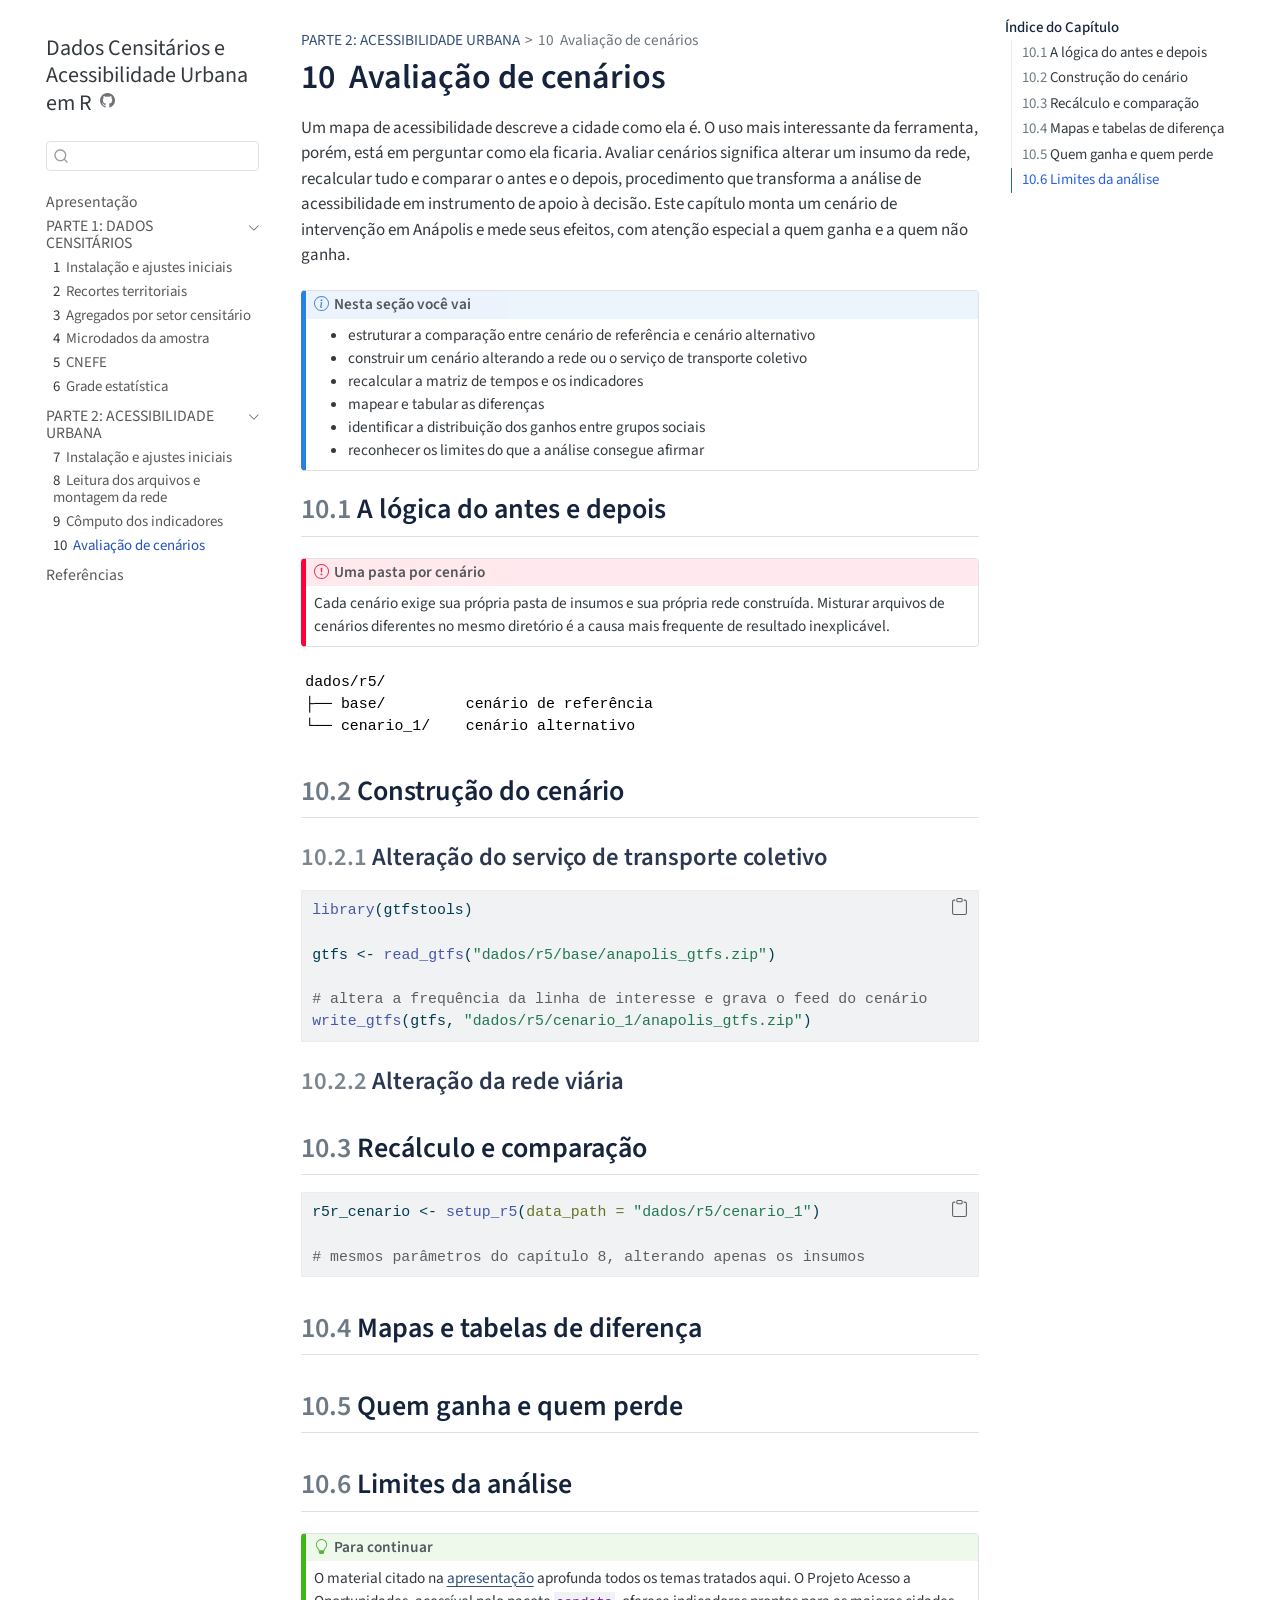
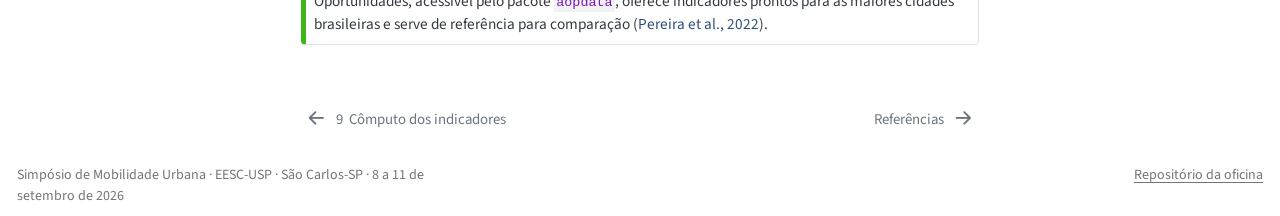
<file: docs/10-cenarios.html>
<!DOCTYPE html>
<html xmlns="http://www.w3.org/1999/xhtml" lang="pt-BR" xml:lang="pt-BR"><head>

<meta charset="utf-8">
<meta name="generator" content="quarto-1.9.38">

<meta name="viewport" content="width=device-width, initial-scale=1.0, user-scalable=yes">


<title>10&nbsp; Avaliação de cenários – Dados Censitários e Acessibilidade Urbana em R</title>
<style>
/* Default styles provided by pandoc.
** See https://pandoc.org/MANUAL.html#variables-for-html for config info.
*/
code{white-space: pre-wrap;}
span.smallcaps{font-variant: small-caps;}
div.columns{display: flex; gap: min(4vw, 1.5em);}
div.column{flex: auto; overflow-x: auto;}
div.hanging-indent{margin-left: 1.5em; text-indent: -1.5em;}
ul.task-list{list-style: none;}
ul.task-list li input[type="checkbox"] {
  width: 0.8em;
  margin: 0 0.8em 0.2em -1em; /* quarto-specific, see https://github.com/quarto-dev/quarto-cli/issues/4556 */ 
  vertical-align: middle;
}
/* CSS for syntax highlighting */
html { -webkit-text-size-adjust: 100%; }
pre > code.sourceCode { white-space: pre; position: relative; }
pre > code.sourceCode > span { display: inline-block; line-height: 1.25; }
pre > code.sourceCode > span:empty { height: 1.2em; }
.sourceCode { overflow: visible; }
code.sourceCode > span { color: inherit; text-decoration: inherit; }
div.sourceCode { margin: 1em 0; }
pre.sourceCode { margin: 0; }
@media screen {
div.sourceCode { overflow: auto; }
}
@media print {
pre > code.sourceCode { white-space: pre-wrap; }
pre > code.sourceCode > span { text-indent: -5em; padding-left: 5em; }
}
pre.numberSource code
  { counter-reset: source-line 0; }
pre.numberSource code > span
  { position: relative; left: -4em; counter-increment: source-line; }
pre.numberSource code > span > a:first-child::before
  { content: counter(source-line);
    position: relative; left: -1em; text-align: right; vertical-align: baseline;
    border: none; display: inline-block;
    -webkit-touch-callout: none; -webkit-user-select: none;
    -khtml-user-select: none; -moz-user-select: none;
    -ms-user-select: none; user-select: none;
    padding: 0 4px; width: 4em;
  }
pre.numberSource { margin-left: 3em;  padding-left: 4px; }
div.sourceCode
  {   }
@media screen {
pre > code.sourceCode > span > a:first-child::before { text-decoration: underline; }
}
/* CSS for citations */
div.csl-bib-body { }
div.csl-entry {
  clear: both;
  margin-bottom: 0em;
}
.hanging-indent div.csl-entry {
  margin-left:2em;
  text-indent:-2em;
}
div.csl-left-margin {
  min-width:2em;
  float:left;
}
div.csl-right-inline {
  margin-left:2em;
  padding-left:1em;
}
div.csl-indent {
  margin-left: 2em;
}</style>


<script src="site_libs/quarto-nav/quarto-nav.js"></script>
<script src="site_libs/quarto-nav/headroom.min.js"></script>
<script src="site_libs/clipboard/clipboard.min.js"></script>
<script src="site_libs/quarto-search/autocomplete.umd.js"></script>
<script src="site_libs/quarto-search/fuse.min.js"></script>
<script src="site_libs/quarto-search/quarto-search.js"></script>
<meta name="quarto:offset" content="./">
<link href="./referencias.html" rel="next">
<link href="./9-indicadores.html" rel="prev">
<script src="site_libs/quarto-html/quarto.js" type="module"></script>
<script src="site_libs/quarto-html/tabsets/tabsets.js" type="module"></script>
<script src="site_libs/quarto-html/popper.min.js"></script>
<script src="site_libs/quarto-html/tippy.umd.min.js"></script>
<script src="site_libs/quarto-html/anchor.min.js"></script>
<link href="site_libs/quarto-html/tippy.css" rel="stylesheet">
<link href="site_libs/quarto-html/quarto-syntax-highlighting-15634bcf2e68342d4ad2dfa704d543f6.css" rel="stylesheet" id="quarto-text-highlighting-styles">
<script src="site_libs/bootstrap/bootstrap.min.js"></script>
<link href="site_libs/bootstrap/bootstrap-icons.css" rel="stylesheet">
<link href="site_libs/bootstrap/bootstrap-ec8eff129d6f50c8392963982e963180.min.css" rel="stylesheet" append-hash="true" id="quarto-bootstrap" data-mode="light">
<script id="quarto-search-options" type="application/json">{
  "location": "sidebar",
  "copy-button": false,
  "collapse-after": 3,
  "panel-placement": "start",
  "type": "textbox",
  "limit": 50,
  "keyboard-shortcut": [
    "f",
    "/",
    "s"
  ],
  "show-item-context": false,
  "language": {
    "search-no-results-text": "Nenhum resultado",
    "search-matching-documents-text": "documentos correspondentes",
    "search-copy-link-title": "Copiar link para a busca",
    "search-hide-matches-text": "Esconder correspondências adicionais",
    "search-more-match-text": "mais correspondência neste documento",
    "search-more-matches-text": "mais correspondências neste documento",
    "search-clear-button-title": "Limpar",
    "search-text-placeholder": "",
    "search-detached-cancel-button-title": "Cancelar",
    "search-submit-button-title": "Enviar",
    "search-label": "Procurar"
  }
}</script>


<link rel="stylesheet" href="custom.css">
<meta property="og:title" content="10&nbsp; Avaliação de cenários – Dados Censitários e Acessibilidade Urbana em R">
<meta property="og:description" content="">
<meta property="og:image" content="https://pedreirajr.github.io/workshop_censo_acc_smu2026/img/logo_smu.png">
<meta property="og:site_name" content="Dados Censitários e Acessibilidade Urbana em R">
<meta property="og:image:height" content="409">
<meta property="og:image:width" content="1703">
</head>

<body class="nav-sidebar floating quarto-light">

<div id="quarto-search-results"></div>
  <header id="quarto-header" class="headroom fixed-top">
  <nav class="quarto-secondary-nav">
    <div class="container-fluid d-flex">
      <button type="button" class="quarto-btn-toggle btn" data-bs-toggle="collapse" role="button" data-bs-target=".quarto-sidebar-collapse-item" aria-controls="quarto-sidebar" aria-expanded="false" aria-label="Alternar barra lateral" onclick="if (window.quartoToggleHeadroom) { window.quartoToggleHeadroom(); }">
        <i class="bi bi-layout-text-sidebar-reverse"></i>
      </button>
        <nav class="quarto-page-breadcrumbs" aria-label="breadcrumb"><ol class="breadcrumb"><li class="breadcrumb-item"><a href="./7-instalacao-r5r.html">PARTE 2: ACESSIBILIDADE URBANA</a></li><li class="breadcrumb-item"><a href="./10-cenarios.html"><span class="chapter-number">10</span>&nbsp; <span class="chapter-title">Avaliação de cenários</span></a></li></ol></nav>
        <a class="flex-grow-1" role="navigation" data-bs-toggle="collapse" data-bs-target=".quarto-sidebar-collapse-item" aria-controls="quarto-sidebar" aria-expanded="false" aria-label="Alternar barra lateral" onclick="if (window.quartoToggleHeadroom) { window.quartoToggleHeadroom(); }">      
        </a>
      <button type="button" class="btn quarto-search-button" aria-label="Procurar" onclick="window.quartoOpenSearch();">
        <i class="bi bi-search"></i>
      </button>
    </div>
  </nav>
</header>
<!-- content -->
<div id="quarto-content" class="quarto-container page-columns page-rows-contents page-layout-article">
<!-- sidebar -->
  <nav id="quarto-sidebar" class="sidebar collapse collapse-horizontal quarto-sidebar-collapse-item sidebar-navigation floating overflow-auto">
    <div class="pt-lg-2 mt-2 text-left sidebar-header">
    <div class="sidebar-title mb-0 py-0">
      <a href="./">Dados Censitários e Acessibilidade Urbana em R</a> 
        <div class="sidebar-tools-main">
    <a href="https://github.com/pedreirajr/workshop_censo_acc_smu2026" title="Código fonte" class="quarto-navigation-tool px-1" aria-label="Código fonte"><i class="bi bi-github"></i></a>
</div>
    </div>
      </div>
        <div class="mt-2 flex-shrink-0 align-items-center">
        <div class="sidebar-search">
        <div id="quarto-search" class="" title="Procurar"></div>
        </div>
        </div>
    <div class="sidebar-menu-container"> 
    <ul class="list-unstyled mt-1">
        <li class="sidebar-item">
  <div class="sidebar-item-container"> 
  <a href="./index.html" class="sidebar-item-text sidebar-link">
 <span class="menu-text">Apresentação</span></a>
  </div>
</li>
        <li class="sidebar-item sidebar-item-section">
      <div class="sidebar-item-container"> 
            <a class="sidebar-item-text sidebar-link text-start" data-bs-toggle="collapse" data-bs-target="#quarto-sidebar-section-1" role="navigation" aria-expanded="true">
 <span class="menu-text">PARTE 1: DADOS CENSITÁRIOS</span></a>
          <a class="sidebar-item-toggle text-start" data-bs-toggle="collapse" data-bs-target="#quarto-sidebar-section-1" role="navigation" aria-expanded="true" aria-label="Alternar seção">
            <i class="bi bi-chevron-right ms-2"></i>
          </a> 
      </div>
      <ul id="quarto-sidebar-section-1" class="collapse list-unstyled sidebar-section depth1 show">  
          <li class="sidebar-item">
  <div class="sidebar-item-container"> 
  <a href="./1-instalacao.html" class="sidebar-item-text sidebar-link">
 <span class="menu-text"><span class="chapter-number">1</span>&nbsp; <span class="chapter-title">Instalação e ajustes iniciais</span></span></a>
  </div>
</li>
          <li class="sidebar-item">
  <div class="sidebar-item-container"> 
  <a href="./2-recortes-territoriais.html" class="sidebar-item-text sidebar-link">
 <span class="menu-text"><span class="chapter-number">2</span>&nbsp; <span class="chapter-title">Recortes territoriais</span></span></a>
  </div>
</li>
          <li class="sidebar-item">
  <div class="sidebar-item-container"> 
  <a href="./3-agregados.html" class="sidebar-item-text sidebar-link">
 <span class="menu-text"><span class="chapter-number">3</span>&nbsp; <span class="chapter-title">Agregados por setor censitário</span></span></a>
  </div>
</li>
          <li class="sidebar-item">
  <div class="sidebar-item-container"> 
  <a href="./4-microdados.html" class="sidebar-item-text sidebar-link">
 <span class="menu-text"><span class="chapter-number">4</span>&nbsp; <span class="chapter-title">Microdados da amostra</span></span></a>
  </div>
</li>
          <li class="sidebar-item">
  <div class="sidebar-item-container"> 
  <a href="./5-cnefe.html" class="sidebar-item-text sidebar-link">
 <span class="menu-text"><span class="chapter-number">5</span>&nbsp; <span class="chapter-title">CNEFE</span></span></a>
  </div>
</li>
          <li class="sidebar-item">
  <div class="sidebar-item-container"> 
  <a href="./6-grade-estatistica.html" class="sidebar-item-text sidebar-link">
 <span class="menu-text"><span class="chapter-number">6</span>&nbsp; <span class="chapter-title">Grade estatística</span></span></a>
  </div>
</li>
      </ul>
  </li>
        <li class="sidebar-item sidebar-item-section">
      <div class="sidebar-item-container"> 
            <a class="sidebar-item-text sidebar-link text-start" data-bs-toggle="collapse" data-bs-target="#quarto-sidebar-section-2" role="navigation" aria-expanded="true">
 <span class="menu-text">PARTE 2: ACESSIBILIDADE URBANA</span></a>
          <a class="sidebar-item-toggle text-start" data-bs-toggle="collapse" data-bs-target="#quarto-sidebar-section-2" role="navigation" aria-expanded="true" aria-label="Alternar seção">
            <i class="bi bi-chevron-right ms-2"></i>
          </a> 
      </div>
      <ul id="quarto-sidebar-section-2" class="collapse list-unstyled sidebar-section depth1 show">  
          <li class="sidebar-item">
  <div class="sidebar-item-container"> 
  <a href="./7-instalacao-r5r.html" class="sidebar-item-text sidebar-link">
 <span class="menu-text"><span class="chapter-number">7</span>&nbsp; <span class="chapter-title">Instalação e ajustes iniciais</span></span></a>
  </div>
</li>
          <li class="sidebar-item">
  <div class="sidebar-item-container"> 
  <a href="./8-rede.html" class="sidebar-item-text sidebar-link">
 <span class="menu-text"><span class="chapter-number">8</span>&nbsp; <span class="chapter-title">Leitura dos arquivos e montagem da rede</span></span></a>
  </div>
</li>
          <li class="sidebar-item">
  <div class="sidebar-item-container"> 
  <a href="./9-indicadores.html" class="sidebar-item-text sidebar-link">
 <span class="menu-text"><span class="chapter-number">9</span>&nbsp; <span class="chapter-title">Cômputo dos indicadores</span></span></a>
  </div>
</li>
          <li class="sidebar-item">
  <div class="sidebar-item-container"> 
  <a href="./10-cenarios.html" class="sidebar-item-text sidebar-link active">
 <span class="menu-text"><span class="chapter-number">10</span>&nbsp; <span class="chapter-title">Avaliação de cenários</span></span></a>
  </div>
</li>
      </ul>
  </li>
        <li class="sidebar-item">
  <div class="sidebar-item-container"> 
  <a href="./referencias.html" class="sidebar-item-text sidebar-link">
 <span class="menu-text">Referências</span></a>
  </div>
</li>
    </ul>
    </div>
</nav>
<div id="quarto-sidebar-glass" class="quarto-sidebar-collapse-item" data-bs-toggle="collapse" data-bs-target=".quarto-sidebar-collapse-item"></div>
<!-- margin-sidebar -->
    <div id="quarto-margin-sidebar" class="sidebar margin-sidebar">
        <nav id="TOC" role="doc-toc" class="toc-active">
    <h2 id="toc-title">Índice do Capítulo</h2>
   
  <ul>
  <li><a href="#a-lógica-do-antes-e-depois" id="toc-a-lógica-do-antes-e-depois" class="nav-link active" data-scroll-target="#a-lógica-do-antes-e-depois"><span class="header-section-number">10.1</span> A lógica do antes e depois</a></li>
  <li><a href="#construção-do-cenário" id="toc-construção-do-cenário" class="nav-link" data-scroll-target="#construção-do-cenário"><span class="header-section-number">10.2</span> Construção do cenário</a>
  <ul class="collapse">
  <li><a href="#alteração-do-serviço-de-transporte-coletivo" id="toc-alteração-do-serviço-de-transporte-coletivo" class="nav-link" data-scroll-target="#alteração-do-serviço-de-transporte-coletivo"><span class="header-section-number">10.2.1</span> Alteração do serviço de transporte coletivo</a></li>
  <li><a href="#alteração-da-rede-viária" id="toc-alteração-da-rede-viária" class="nav-link" data-scroll-target="#alteração-da-rede-viária"><span class="header-section-number">10.2.2</span> Alteração da rede viária</a></li>
  </ul></li>
  <li><a href="#recálculo-e-comparação" id="toc-recálculo-e-comparação" class="nav-link" data-scroll-target="#recálculo-e-comparação"><span class="header-section-number">10.3</span> Recálculo e comparação</a></li>
  <li><a href="#mapas-e-tabelas-de-diferença" id="toc-mapas-e-tabelas-de-diferença" class="nav-link" data-scroll-target="#mapas-e-tabelas-de-diferença"><span class="header-section-number">10.4</span> Mapas e tabelas de diferença</a></li>
  <li><a href="#quem-ganha-e-quem-perde" id="toc-quem-ganha-e-quem-perde" class="nav-link" data-scroll-target="#quem-ganha-e-quem-perde"><span class="header-section-number">10.5</span> Quem ganha e quem perde</a></li>
  <li><a href="#limites-da-análise" id="toc-limites-da-análise" class="nav-link" data-scroll-target="#limites-da-análise"><span class="header-section-number">10.6</span> Limites da análise</a></li>
  </ul>
</nav>
    </div>
<!-- main -->
<main class="content" id="quarto-document-content">

<header id="title-block-header" class="quarto-title-block default"><nav class="quarto-page-breadcrumbs quarto-title-breadcrumbs d-none d-lg-block" aria-label="breadcrumb"><ol class="breadcrumb"><li class="breadcrumb-item"><a href="./7-instalacao-r5r.html">PARTE 2: ACESSIBILIDADE URBANA</a></li><li class="breadcrumb-item"><a href="./10-cenarios.html"><span class="chapter-number">10</span>&nbsp; <span class="chapter-title">Avaliação de cenários</span></a></li></ol></nav>
<div class="quarto-title">
<h1 class="title"><span class="chapter-number">10</span>&nbsp; <span class="chapter-title">Avaliação de cenários</span></h1>
</div>



<div class="quarto-title-meta">

    
  
    
  </div>
  


</header>


<p>Um mapa de acessibilidade descreve a cidade como ela é. O uso mais interessante da ferramenta, porém, está em perguntar como ela ficaria. Avaliar cenários significa alterar um insumo da rede, recalcular tudo e comparar o antes e o depois, procedimento que transforma a análise de acessibilidade em instrumento de apoio à decisão. Este capítulo monta um cenário de intervenção em Anápolis e mede seus efeitos, com atenção especial a quem ganha e a quem não ganha.</p>
<div class="callout callout-style-default callout-note callout-titled">
<div class="callout-header d-flex align-content-center">
<div class="callout-icon-container">
<i class="callout-icon"></i>
</div>
<div class="callout-title-container flex-fill">
<span class="screen-reader-only">Nota</span>Nesta seção você vai
</div>
</div>
<div class="callout-body-container callout-body">
<ul>
<li>estruturar a comparação entre cenário de referência e cenário alternativo</li>
<li>construir um cenário alterando a rede ou o serviço de transporte coletivo</li>
<li>recalcular a matriz de tempos e os indicadores</li>
<li>mapear e tabular as diferenças</li>
<li>identificar a distribuição dos ganhos entre grupos sociais</li>
<li>reconhecer os limites do que a análise consegue afirmar</li>
</ul>
</div>
</div>
<section id="a-lógica-do-antes-e-depois" class="level2" data-number="10.1">
<h2 data-number="10.1" class="anchored" data-anchor-id="a-lógica-do-antes-e-depois"><span class="header-section-number">10.1</span> A lógica do antes e depois</h2>
<!-- ESBOÇO: princípio da comparação controlada, em que apenas o elemento de interesse muda entre
     os dois cenários. Alertar para os erros comuns, mudar mais de um parâmetro ao mesmo tempo,
     alterar o horário de partida entre cenários e comparar resultados calculados com conjuntos de
     origens diferentes. Definir o cenário de referência como o do capítulo 9. -->
<div class="callout callout-style-default callout-important callout-titled">
<div class="callout-header d-flex align-content-center">
<div class="callout-icon-container">
<i class="callout-icon"></i>
</div>
<div class="callout-title-container flex-fill">
<span class="screen-reader-only">Importante</span>Uma pasta por cenário
</div>
</div>
<div class="callout-body-container callout-body">
<p>Cada cenário exige sua própria pasta de insumos e sua própria rede construída. Misturar arquivos de cenários diferentes no mesmo diretório é a causa mais frequente de resultado inexplicável.</p>
</div>
</div>
<pre><code>dados/r5/
├── base/         cenário de referência
└── cenario_1/    cenário alternativo</code></pre>
</section>
<section id="construção-do-cenário" class="level2" data-number="10.2">
<h2 data-number="10.2" class="anchored" data-anchor-id="construção-do-cenário"><span class="header-section-number">10.2</span> Construção do cenário</h2>
<!-- ESBOÇO: apresentar as duas vias possíveis e escolher uma para a demonstração ao vivo,
     deixando a outra como exercício. -->
<section id="alteração-do-serviço-de-transporte-coletivo" class="level3" data-number="10.2.1">
<h3 data-number="10.2.1" class="anchored" data-anchor-id="alteração-do-serviço-de-transporte-coletivo"><span class="header-section-number">10.2.1</span> Alteração do serviço de transporte coletivo</h3>
<!-- ESBOÇO: edição do GTFS com o gtfstools, incluindo aumento de frequência de uma linha,
     prolongamento de itinerário ou criação de uma linha nova. Mostrar a manipulação das tabelas do
     feed e a gravação do arquivo alterado. Validar o feed resultante antes de usá-lo. -->
<div class="code-copy-outer-scaffold"><div class="sourceCode" id="cb2"><pre class="sourceCode r code-with-copy"><code class="sourceCode r"><span id="cb2-1"><a href="#cb2-1" aria-hidden="true" tabindex="-1"></a><span class="fu">library</span>(gtfstools)</span>
<span id="cb2-2"><a href="#cb2-2" aria-hidden="true" tabindex="-1"></a></span>
<span id="cb2-3"><a href="#cb2-3" aria-hidden="true" tabindex="-1"></a>gtfs <span class="ot">&lt;-</span> <span class="fu">read_gtfs</span>(<span class="st">"dados/r5/base/anapolis_gtfs.zip"</span>)</span>
<span id="cb2-4"><a href="#cb2-4" aria-hidden="true" tabindex="-1"></a></span>
<span id="cb2-5"><a href="#cb2-5" aria-hidden="true" tabindex="-1"></a><span class="co"># altera a frequência da linha de interesse e grava o feed do cenário</span></span>
<span id="cb2-6"><a href="#cb2-6" aria-hidden="true" tabindex="-1"></a><span class="fu">write_gtfs</span>(gtfs, <span class="st">"dados/r5/cenario_1/anapolis_gtfs.zip"</span>)</span></code></pre></div><button title="Copiar para a área de transferência" class="code-copy-button"><i class="bi"></i></button></div>
</section>
<section id="alteração-da-rede-viária" class="level3" data-number="10.2.2">
<h3 data-number="10.2.2" class="anchored" data-anchor-id="alteração-da-rede-viária"><span class="header-section-number">10.2.2</span> Alteração da rede viária</h3>
<!-- ESBOÇO: caminho alternativo, com edição da rede em .osm.pbf para representar uma nova conexão,
     uma ponte ou um trecho de estrutura cicloviária. Comentar o fluxo de edição e a necessidade de
     conferir a conectividade do resultado. -->
</section>
</section>
<section id="recálculo-e-comparação" class="level2" data-number="10.3">
<h2 data-number="10.3" class="anchored" data-anchor-id="recálculo-e-comparação"><span class="header-section-number">10.3</span> Recálculo e comparação</h2>
<!-- ESBOÇO: montar a rede do cenário, recalcular a matriz de tempos com exatamente os mesmos
     parâmetros e recalcular os indicadores. Juntar os dois conjuntos de resultados em uma única
     tabela, com diferença absoluta e diferença relativa por célula. -->
<div class="code-copy-outer-scaffold"><div class="sourceCode" id="cb3"><pre class="sourceCode r code-with-copy"><code class="sourceCode r"><span id="cb3-1"><a href="#cb3-1" aria-hidden="true" tabindex="-1"></a>r5r_cenario <span class="ot">&lt;-</span> <span class="fu">setup_r5</span>(<span class="at">data_path =</span> <span class="st">"dados/r5/cenario_1"</span>)</span>
<span id="cb3-2"><a href="#cb3-2" aria-hidden="true" tabindex="-1"></a></span>
<span id="cb3-3"><a href="#cb3-3" aria-hidden="true" tabindex="-1"></a><span class="co"># mesmos parâmetros do capítulo 8, alterando apenas os insumos</span></span></code></pre></div><button title="Copiar para a área de transferência" class="code-copy-button"><i class="bi"></i></button></div>
</section>
<section id="mapas-e-tabelas-de-diferença" class="level2" data-number="10.4">
<h2 data-number="10.4" class="anchored" data-anchor-id="mapas-e-tabelas-de-diferença"><span class="header-section-number">10.4</span> Mapas e tabelas de diferença</h2>
<!-- ESBOÇO: mapa de variação com paleta divergente centrada em zero, que é a leitura mais direta
     do efeito da intervenção. Tabela síntese com variação média, número de pessoas beneficiadas e
     magnitude típica do ganho. Cuidado com a escala, porque ganho percentual grande sobre base
     pequena engana. -->
</section>
<section id="quem-ganha-e-quem-perde" class="level2" data-number="10.5">
<h2 data-number="10.5" class="anchored" data-anchor-id="quem-ganha-e-quem-perde"><span class="header-section-number">10.5</span> Quem ganha e quem perde</h2>
<!-- ESBOÇO: cruzar o ganho de acessibilidade com a renda e com a população por célula, respondendo
     se a intervenção reduz ou amplia a desigualdade de acesso na cidade. Este é o desfecho da
     oficina, porque articula todo o percurso, do dado censitário ao subsídio à decisão. -->
</section>
<section id="limites-da-análise" class="level2" data-number="10.6">
<h2 data-number="10.6" class="anchored" data-anchor-id="limites-da-análise"><span class="header-section-number">10.6</span> Limites da análise</h2>
<!-- ESBOÇO: fechar com honestidade metodológica. A análise não considera congestionamento
     endógeno, mudança de uso do solo induzida pela intervenção, custo monetário da viagem, escolha
     modal nem capacidade das oportunidades. Indicar o que seria necessário para avançar em cada
     ponto e apontar leituras. -->
<div class="callout callout-style-default callout-tip callout-titled">
<div class="callout-header d-flex align-content-center">
<div class="callout-icon-container">
<i class="callout-icon"></i>
</div>
<div class="callout-title-container flex-fill">
<span class="screen-reader-only">Dica</span>Para continuar
</div>
</div>
<div class="callout-body-container callout-body">
<p>O material citado na <a href="./index.html">apresentação</a> aprofunda todos os temas tratados aqui. O Projeto Acesso a Oportunidades, acessível pelo pacote <code>aopdata</code>, oferece indicadores prontos para as maiores cidades brasileiras e serve de referência para comparação <span class="citation" data-cites="pereira_aop_td2772">(<a href="referencias.html#ref-pereira_aop_td2772" role="doc-biblioref">Pereira et al., 2022</a>)</span>.</p>
</div>
</div>


<div id="refs" class="references csl-bib-body hanging-indent" data-entry-spacing="0" data-line-spacing="2" role="list" style="display: none">
<div id="ref-pereira_aop_td2772" class="csl-entry" role="listitem">
Pereira, R. H. M., Herszenhut, D., Braga, C. K. V., Bazzo, J. P., Oliveira, J. L. A., Parga, J. P., Saraiva, M., Silva, L. P., Tomasiello, D. B., &amp; Warwar, L. (2022). <em>Distribuição espacial de características sociodemográficas e localização de empregos e serviços públicos das vinte maiores cidades do <span>Brasil</span></em> (Texto para Discussão N. 2772). Instituto de Pesquisa Econômica Aplicada (Ipea). <a href="https://doi.org/10.38116/td2772">https://doi.org/10.38116/td2772</a>
</div>
</div>
</section>

</main> <!-- /main -->
<script id="quarto-html-after-body" type="application/javascript">
  window.document.addEventListener("DOMContentLoaded", function (event) {
    const icon = "";
    const anchorJS = new window.AnchorJS();
    anchorJS.options = {
      placement: 'right',
      icon: icon
    };
    anchorJS.add('.anchored');
    const isCodeAnnotation = (el) => {
      for (const clz of el.classList) {
        if (clz.startsWith('code-annotation-')) {                     
          return true;
        }
      }
      return false;
    }
    const onCopySuccess = function(e) {
      // button target
      const button = e.trigger;
      // don't keep focus
      button.blur();
      // flash "checked"
      button.classList.add('code-copy-button-checked');
      var currentTitle = button.getAttribute("title");
      button.setAttribute("title", "Copiada");
      let tooltip;
      if (window.bootstrap) {
        button.setAttribute("data-bs-toggle", "tooltip");
        button.setAttribute("data-bs-placement", "left");
        button.setAttribute("data-bs-title", "Copiada");
        tooltip = new bootstrap.Tooltip(button, 
          { trigger: "manual", 
            customClass: "code-copy-button-tooltip",
            offset: [0, -8]});
        tooltip.show();    
      }
      setTimeout(function() {
        if (tooltip) {
          tooltip.hide();
          button.removeAttribute("data-bs-title");
          button.removeAttribute("data-bs-toggle");
          button.removeAttribute("data-bs-placement");
        }
        button.setAttribute("title", currentTitle);
        button.classList.remove('code-copy-button-checked');
      }, 1000);
      // clear code selection
      e.clearSelection();
    }
    const getTextToCopy = function(trigger) {
      const outerScaffold = trigger.parentElement.cloneNode(true);
      const codeEl = outerScaffold.querySelector('code');
      for (const childEl of codeEl.children) {
        if (isCodeAnnotation(childEl)) {
          childEl.remove();
        }
      }
      return codeEl.innerText;
    }
    const clipboard = new window.ClipboardJS('.code-copy-button:not([data-in-quarto-modal])', {
      text: getTextToCopy
    });
    clipboard.on('success', onCopySuccess);
    if (window.document.getElementById('quarto-embedded-source-code-modal')) {
      const clipboardModal = new window.ClipboardJS('.code-copy-button[data-in-quarto-modal]', {
        text: getTextToCopy,
        container: window.document.getElementById('quarto-embedded-source-code-modal')
      });
      clipboardModal.on('success', onCopySuccess);
    }
      var localhostRegex = new RegExp(/^(?:http|https):\/\/localhost\:?[0-9]*\//);
      var mailtoRegex = new RegExp(/^mailto:/);
        var filterRegex = new RegExp("https:\/\/pedreirajr\.github\.io\/workshop_censo_acc_smu2026\/");
      var isInternal = (href) => {
          return filterRegex.test(href) || localhostRegex.test(href) || mailtoRegex.test(href);
      }
      // Inspect non-navigation links and adorn them if external
     var links = window.document.querySelectorAll('a[href]:not(.nav-link):not(.navbar-brand):not(.toc-action):not(.sidebar-link):not(.sidebar-item-toggle):not(.pagination-link):not(.no-external):not([aria-hidden]):not(.dropdown-item):not(.quarto-navigation-tool):not(.about-link)');
      for (var i=0; i<links.length; i++) {
        const link = links[i];
        if (!isInternal(link.href)) {
          // undo the damage that might have been done by quarto-nav.js in the case of
          // links that we want to consider external
          if (link.dataset.originalHref !== undefined) {
            link.href = link.dataset.originalHref;
          }
            // target, if specified
            link.setAttribute("target", "_blank");
            if (link.getAttribute("rel") === null) {
              link.setAttribute("rel", "noopener");
            }
        }
      }
    function tippyHover(el, contentFn, onTriggerFn, onUntriggerFn) {
      const config = {
        allowHTML: true,
        maxWidth: 500,
        delay: 100,
        arrow: false,
        appendTo: function(el) {
            return el.parentElement;
        },
        interactive: true,
        interactiveBorder: 10,
        theme: 'quarto',
        placement: 'bottom-start',
      };
      if (contentFn) {
        config.content = contentFn;
      }
      if (onTriggerFn) {
        config.onTrigger = onTriggerFn;
      }
      if (onUntriggerFn) {
        config.onUntrigger = onUntriggerFn;
      }
      window.tippy(el, config); 
    }
    const noterefs = window.document.querySelectorAll('a[role="doc-noteref"]');
    for (var i=0; i<noterefs.length; i++) {
      const ref = noterefs[i];
      tippyHover(ref, function() {
        // use id or data attribute instead here
        let href = ref.getAttribute('data-footnote-href') || ref.getAttribute('href');
        try { href = new URL(href).hash; } catch {}
        const id = href.replace(/^#\/?/, "");
        const note = window.document.getElementById(id);
        if (note) {
          return note.innerHTML;
        } else {
          return "";
        }
      });
    }
    const xrefs = window.document.querySelectorAll('a.quarto-xref');
    const processXRef = (id, note) => {
      // Strip column container classes
      const stripColumnClz = (el) => {
        el.classList.remove("page-full", "page-columns");
        if (el.children) {
          for (const child of el.children) {
            stripColumnClz(child);
          }
        }
      }
      stripColumnClz(note)
      if (id === null || id.startsWith('sec-')) {
        // Special case sections, only their first couple elements
        const container = document.createElement("div");
        if (note.children && note.children.length > 2) {
          container.appendChild(note.children[0].cloneNode(true));
          for (let i = 1; i < note.children.length; i++) {
            const child = note.children[i];
            if (child.tagName === "P" && child.innerText === "") {
              continue;
            } else {
              container.appendChild(child.cloneNode(true));
              break;
            }
          }
          if (window.Quarto?.typesetMath) {
            window.Quarto.typesetMath(container);
          }
          return container.innerHTML
        } else {
          if (window.Quarto?.typesetMath) {
            window.Quarto.typesetMath(note);
          }
          return note.innerHTML;
        }
      } else {
        // Remove any anchor links if they are present
        const anchorLink = note.querySelector('a.anchorjs-link');
        if (anchorLink) {
          anchorLink.remove();
        }
        if (window.Quarto?.typesetMath) {
          window.Quarto.typesetMath(note);
        }
        if (note.classList.contains("callout")) {
          return note.outerHTML;
        } else {
          return note.innerHTML;
        }
      }
    }
    for (var i=0; i<xrefs.length; i++) {
      const xref = xrefs[i];
      tippyHover(xref, undefined, function(instance) {
        instance.disable();
        let url = xref.getAttribute('href');
        let hash = undefined; 
        if (url.startsWith('#')) {
          hash = url;
        } else {
          try { hash = new URL(url).hash; } catch {}
        }
        if (hash) {
          const id = hash.replace(/^#\/?/, "");
          const note = window.document.getElementById(id);
          if (note !== null) {
            try {
              const html = processXRef(id, note.cloneNode(true));
              instance.setContent(html);
            } finally {
              instance.enable();
              instance.show();
            }
          } else {
            // See if we can fetch this
            fetch(url.split('#')[0])
            .then(res => res.text())
            .then(html => {
              const parser = new DOMParser();
              const htmlDoc = parser.parseFromString(html, "text/html");
              const note = htmlDoc.getElementById(id);
              if (note !== null) {
                const html = processXRef(id, note);
                instance.setContent(html);
              } 
            }).finally(() => {
              instance.enable();
              instance.show();
            });
          }
        } else {
          // See if we can fetch a full url (with no hash to target)
          // This is a special case and we should probably do some content thinning / targeting
          fetch(url)
          .then(res => res.text())
          .then(html => {
            const parser = new DOMParser();
            const htmlDoc = parser.parseFromString(html, "text/html");
            const note = htmlDoc.querySelector('main.content');
            if (note !== null) {
              // This should only happen for chapter cross references
              // (since there is no id in the URL)
              // remove the first header
              if (note.children.length > 0 && note.children[0].tagName === "HEADER") {
                note.children[0].remove();
              }
              const html = processXRef(null, note);
              instance.setContent(html);
            } 
          }).finally(() => {
            instance.enable();
            instance.show();
          });
        }
      }, function(instance) {
      });
    }
        let selectedAnnoteEl;
        const selectorForAnnotation = ( cell, annotation) => {
          let cellAttr = 'data-code-cell="' + cell + '"';
          let lineAttr = 'data-code-annotation="' +  annotation + '"';
          const selector = 'span[' + cellAttr + '][' + lineAttr + ']';
          return selector;
        }
        const selectCodeLines = (annoteEl) => {
          const doc = window.document;
          const targetCell = annoteEl.getAttribute("data-target-cell");
          const targetAnnotation = annoteEl.getAttribute("data-target-annotation");
          const annoteSpan = window.document.querySelector(selectorForAnnotation(targetCell, targetAnnotation));
          const lines = annoteSpan.getAttribute("data-code-lines").split(",");
          const lineIds = lines.map((line) => {
            return targetCell + "-" + line;
          })
          let top = null;
          let height = null;
          let parent = null;
          if (lineIds.length > 0) {
              //compute the position of the single el (top and bottom and make a div)
              const el = window.document.getElementById(lineIds[0]);
              top = el.offsetTop;
              height = el.offsetHeight;
              parent = el.parentElement.parentElement;
            if (lineIds.length > 1) {
              const lastEl = window.document.getElementById(lineIds[lineIds.length - 1]);
              const bottom = lastEl.offsetTop + lastEl.offsetHeight;
              height = bottom - top;
            }
            if (top !== null && height !== null && parent !== null) {
              // cook up a div (if necessary) and position it 
              let div = window.document.getElementById("code-annotation-line-highlight");
              if (div === null) {
                div = window.document.createElement("div");
                div.setAttribute("id", "code-annotation-line-highlight");
                div.style.position = 'absolute';
                parent.appendChild(div);
              }
              div.style.top = top - 2 + "px";
              div.style.height = height + 4 + "px";
              div.style.left = 0;
              let gutterDiv = window.document.getElementById("code-annotation-line-highlight-gutter");
              if (gutterDiv === null) {
                gutterDiv = window.document.createElement("div");
                gutterDiv.setAttribute("id", "code-annotation-line-highlight-gutter");
                gutterDiv.style.position = 'absolute';
                const codeCell = window.document.getElementById(targetCell);
                const gutter = codeCell.querySelector('.code-annotation-gutter');
                gutter.appendChild(gutterDiv);
              }
              gutterDiv.style.top = top - 2 + "px";
              gutterDiv.style.height = height + 4 + "px";
            }
            selectedAnnoteEl = annoteEl;
          }
        };
        const unselectCodeLines = () => {
          const elementsIds = ["code-annotation-line-highlight", "code-annotation-line-highlight-gutter"];
          elementsIds.forEach((elId) => {
            const div = window.document.getElementById(elId);
            if (div) {
              div.remove();
            }
          });
          selectedAnnoteEl = undefined;
        };
          // Handle positioning of the toggle
      window.addEventListener(
        "resize",
        throttle(() => {
          elRect = undefined;
          if (selectedAnnoteEl) {
            selectCodeLines(selectedAnnoteEl);
          }
        }, 10)
      );
      function throttle(fn, ms) {
      let throttle = false;
      let timer;
        return (...args) => {
          if(!throttle) { // first call gets through
              fn.apply(this, args);
              throttle = true;
          } else { // all the others get throttled
              if(timer) clearTimeout(timer); // cancel #2
              timer = setTimeout(() => {
                fn.apply(this, args);
                timer = throttle = false;
              }, ms);
          }
        };
      }
        // Attach click handler to the DT
        const annoteDls = window.document.querySelectorAll('dt[data-target-cell]');
        for (const annoteDlNode of annoteDls) {
          annoteDlNode.addEventListener('click', (event) => {
            const clickedEl = event.target;
            if (clickedEl !== selectedAnnoteEl) {
              unselectCodeLines();
              const activeEl = window.document.querySelector('dt[data-target-cell].code-annotation-active');
              if (activeEl) {
                activeEl.classList.remove('code-annotation-active');
              }
              selectCodeLines(clickedEl);
              clickedEl.classList.add('code-annotation-active');
            } else {
              // Unselect the line
              unselectCodeLines();
              clickedEl.classList.remove('code-annotation-active');
            }
          });
        }
    const findCites = (el) => {
      const parentEl = el.parentElement;
      if (parentEl) {
        const cites = parentEl.dataset.cites;
        if (cites) {
          return {
            el,
            cites: cites.split(' ')
          };
        } else {
          return findCites(el.parentElement)
        }
      } else {
        return undefined;
      }
    };
    var bibliorefs = window.document.querySelectorAll('a[role="doc-biblioref"]');
    for (var i=0; i<bibliorefs.length; i++) {
      const ref = bibliorefs[i];
      const citeInfo = findCites(ref);
      if (citeInfo) {
        tippyHover(citeInfo.el, function() {
          var popup = window.document.createElement('div');
          citeInfo.cites.forEach(function(cite) {
            var citeDiv = window.document.createElement('div');
            citeDiv.classList.add('hanging-indent');
            citeDiv.classList.add('csl-entry');
            var biblioDiv = window.document.getElementById('ref-' + cite);
            if (biblioDiv) {
              citeDiv.innerHTML = biblioDiv.innerHTML;
            }
            popup.appendChild(citeDiv);
          });
          return popup.innerHTML;
        });
      }
    }
  });
  </script>
<nav class="page-navigation">
  <div class="nav-page nav-page-previous">
      <a href="./9-indicadores.html" class="pagination-link" aria-label="Cômputo dos indicadores">
        <i class="bi bi-arrow-left-short"></i> <span class="nav-page-text"><span class="chapter-number">9</span>&nbsp; <span class="chapter-title">Cômputo dos indicadores</span></span>
      </a>          
  </div>
  <div class="nav-page nav-page-next">
      <a href="./referencias.html" class="pagination-link" aria-label="Referências">
        <span class="nav-page-text">Referências</span> <i class="bi bi-arrow-right-short"></i>
      </a>
  </div>
</nav>
</div> <!-- /content -->
<footer class="footer">
  <div class="nav-footer">
    <div class="nav-footer-left">
<p>Simpósio de Mobilidade Urbana · EESC-USP · São Carlos-SP · 8 a 11 de setembro de 2026</p>
</div>   
    <div class="nav-footer-center">
      &nbsp;
    </div>
    <div class="nav-footer-right">
<p><a href="https://github.com/pedreirajr/workshop_censo_acc_smu2026">Repositório da oficina</a></p>
</div>
  </div>
</footer>




</body></html>
</file>
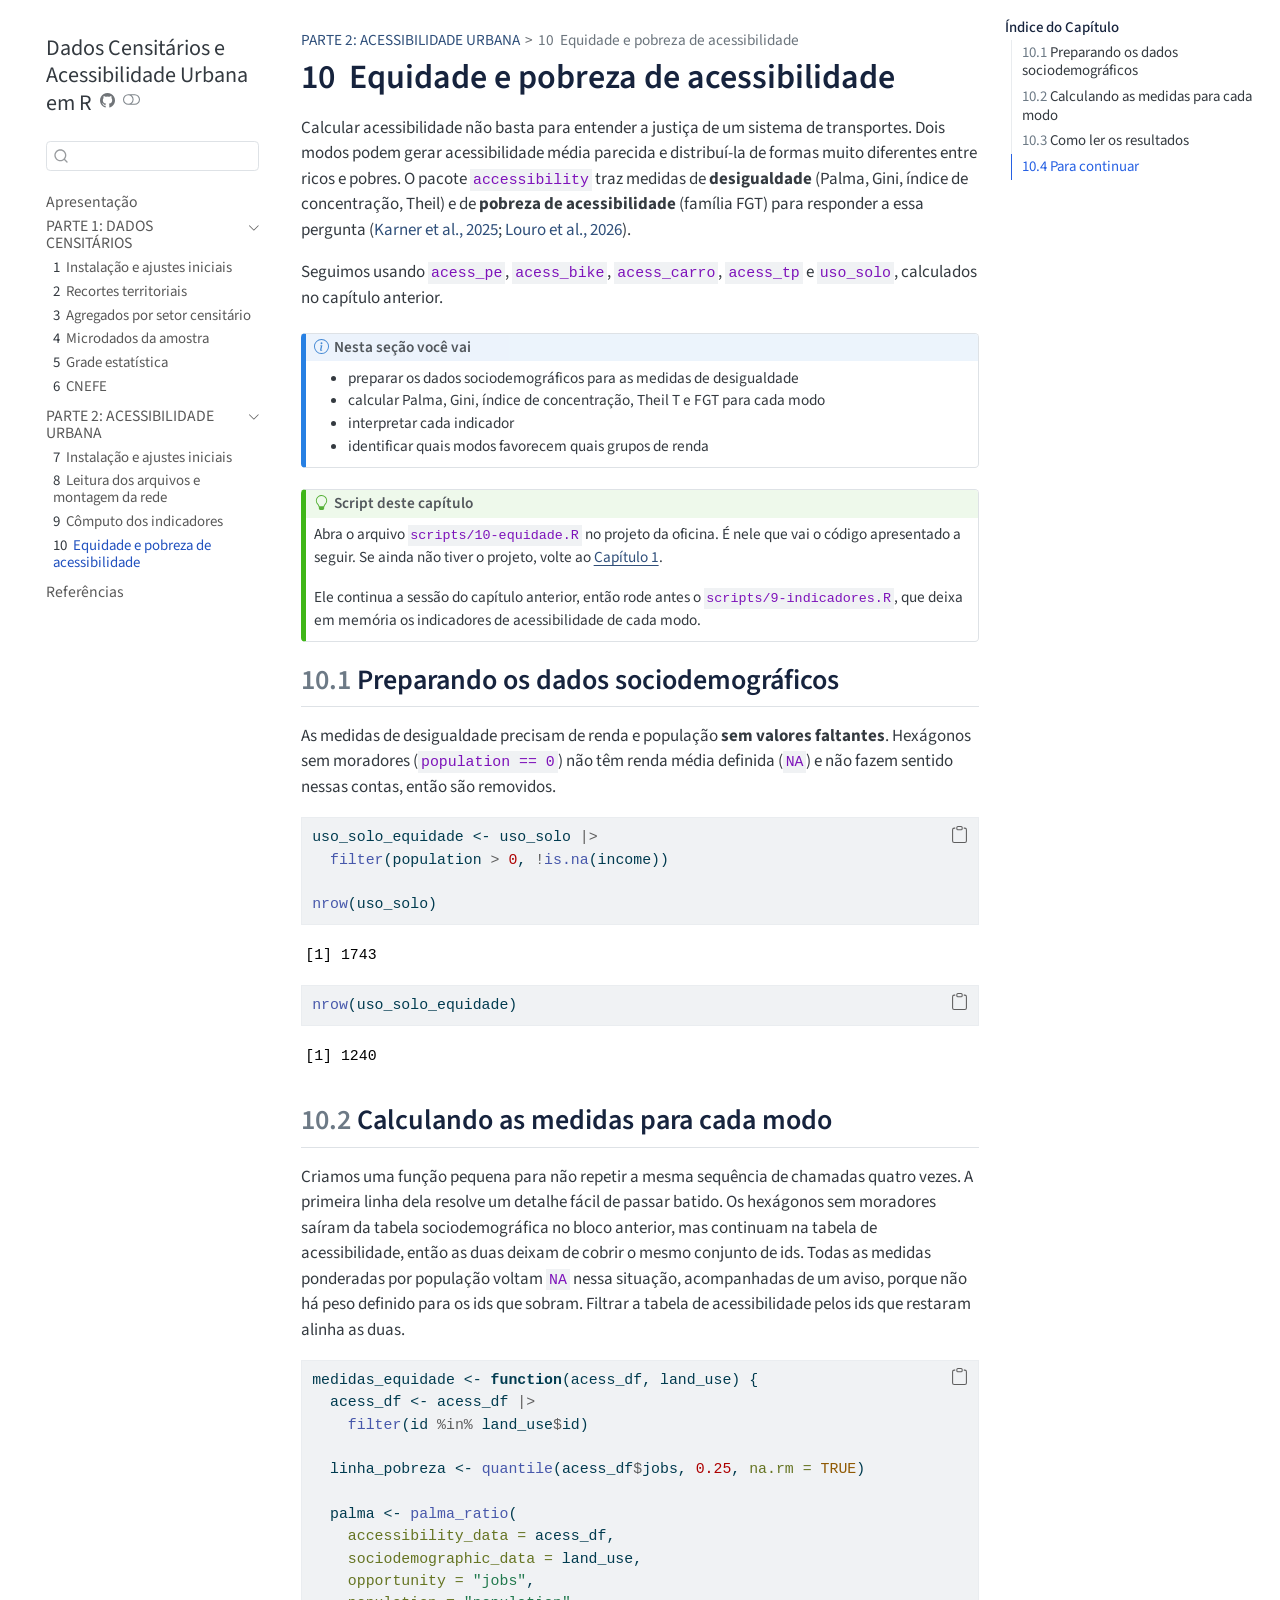
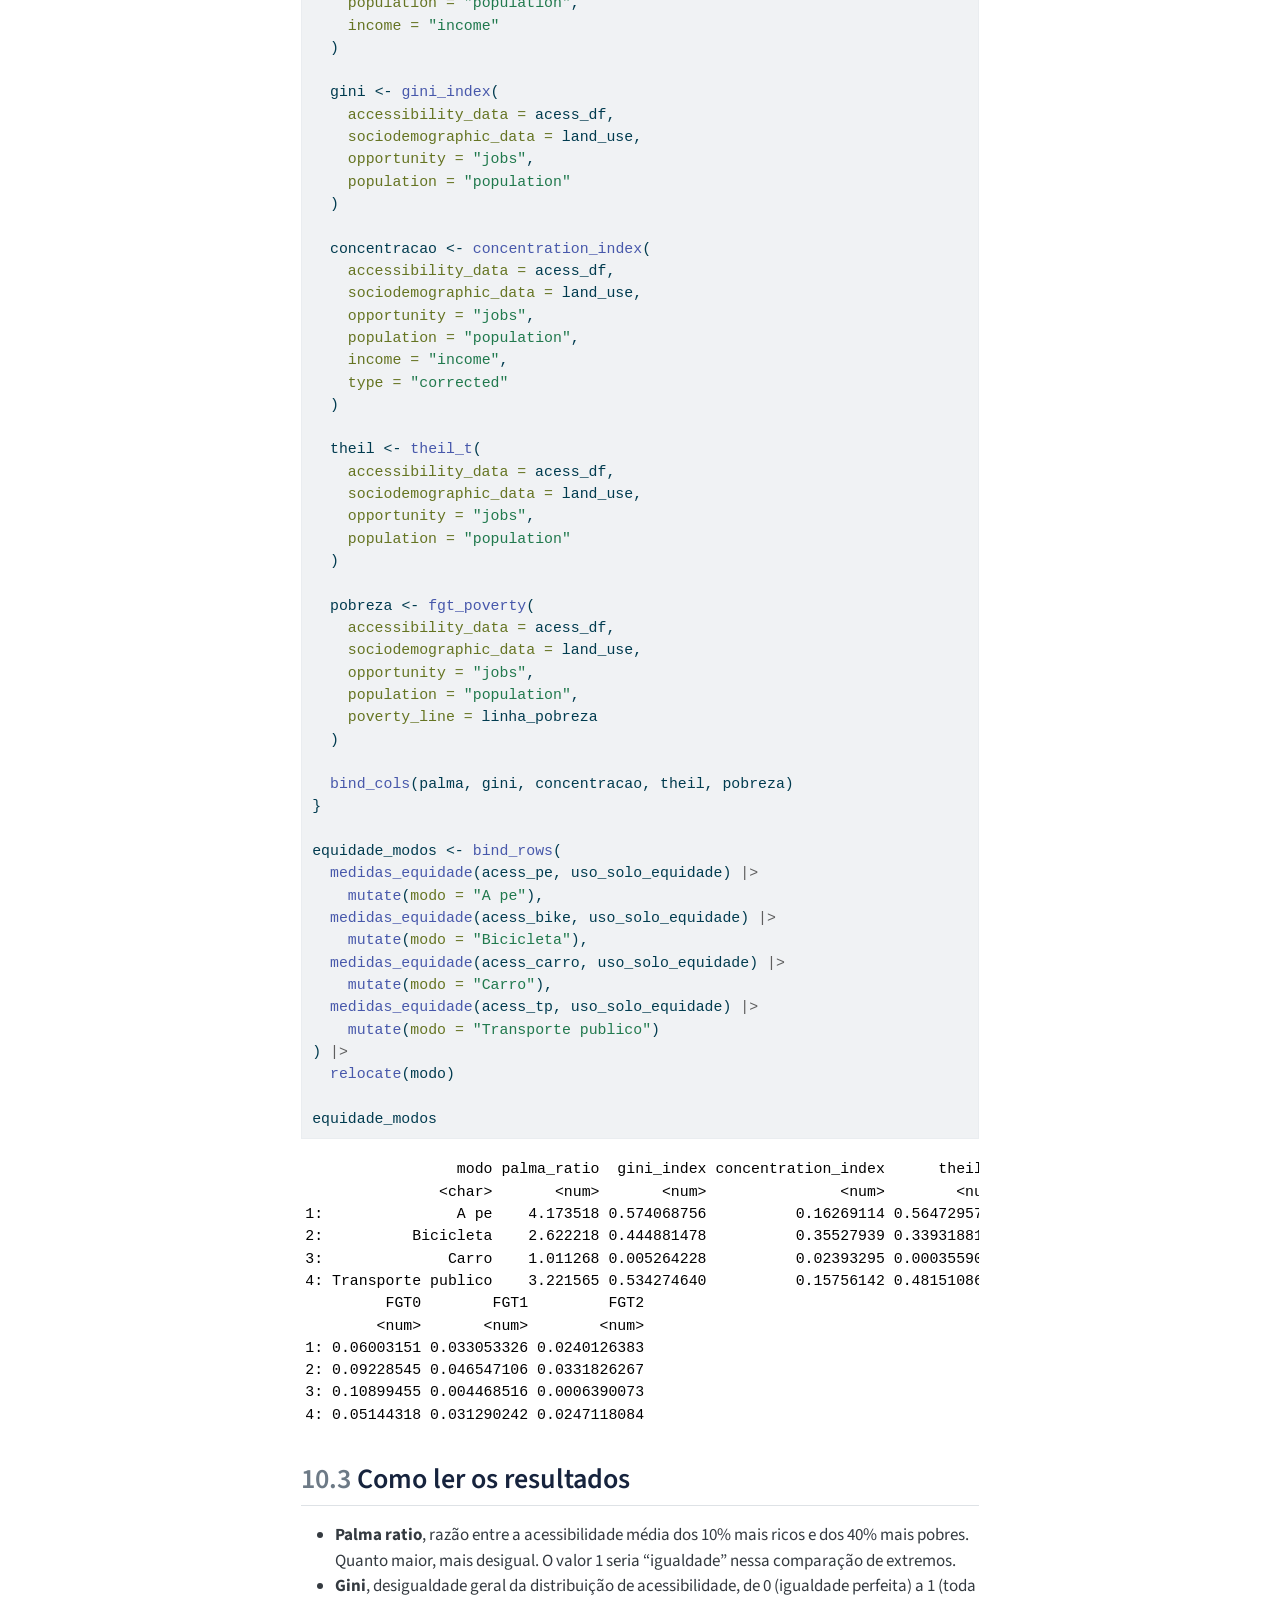
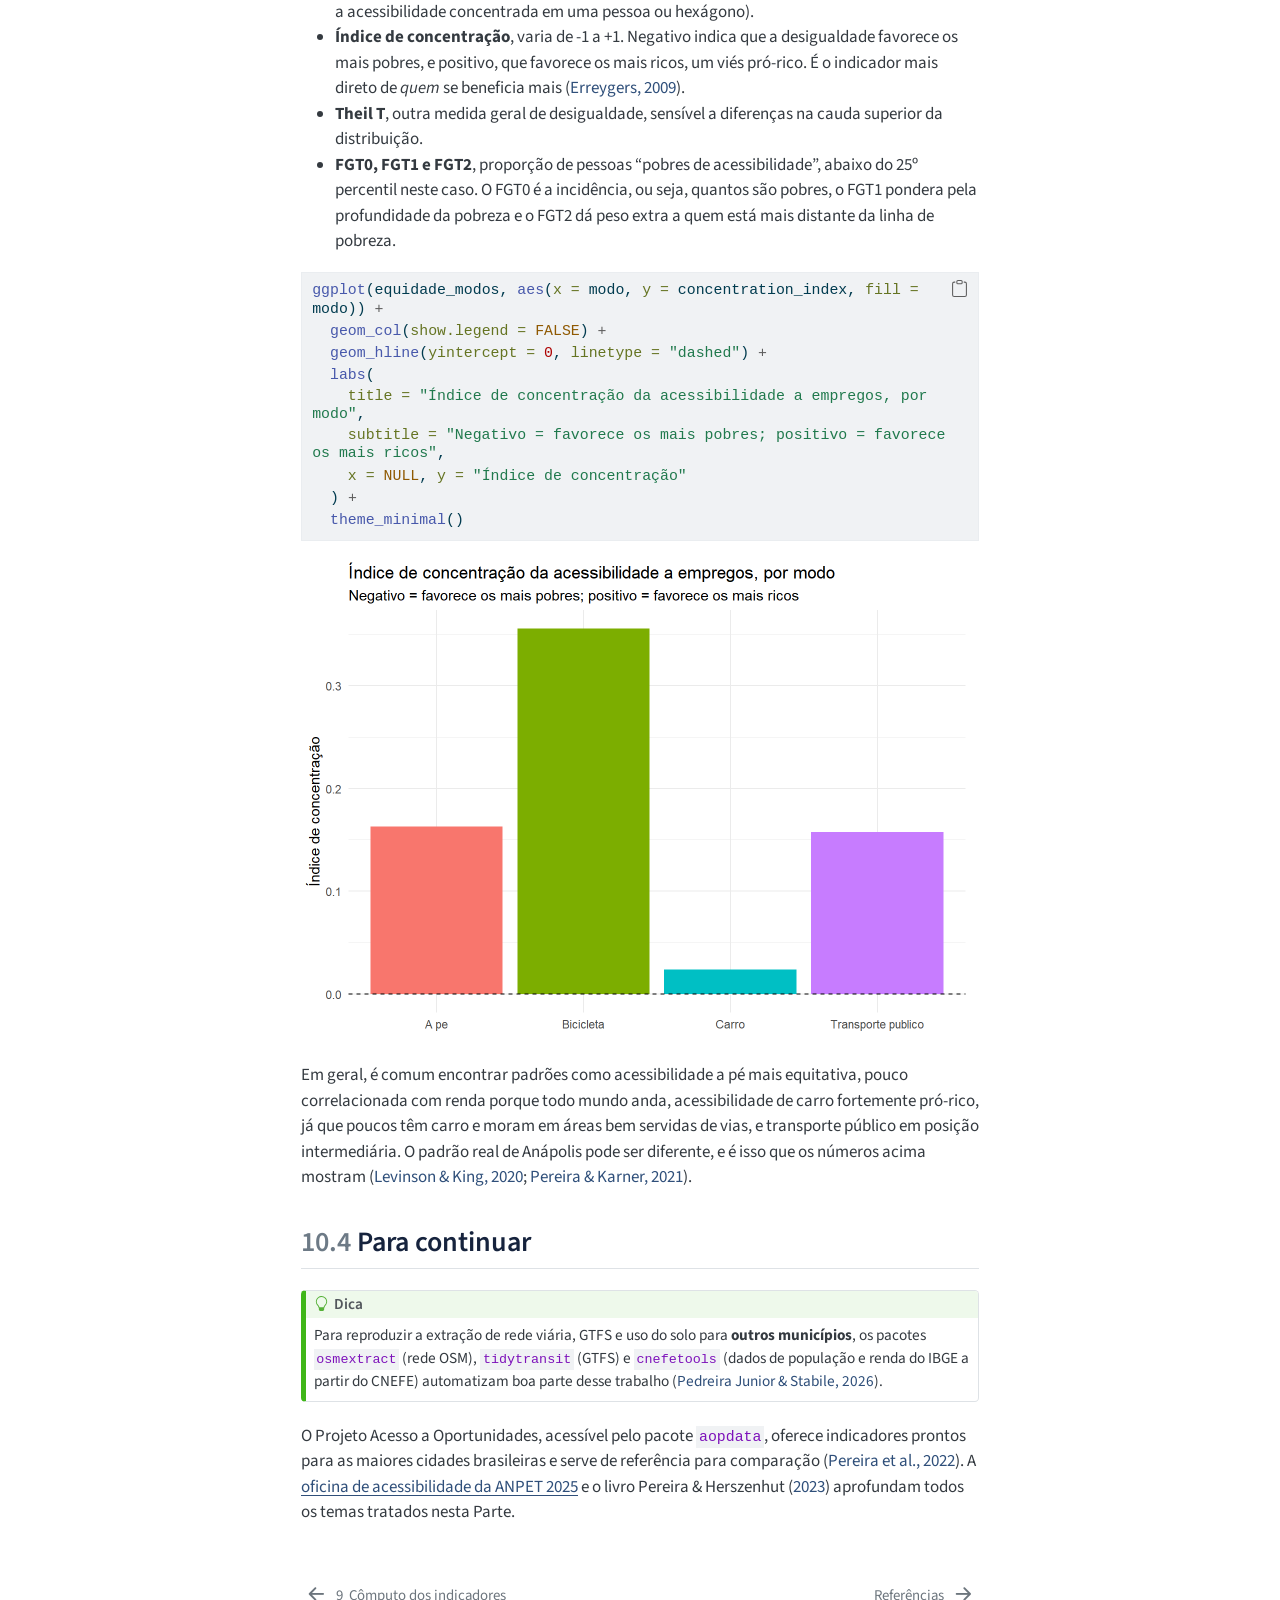
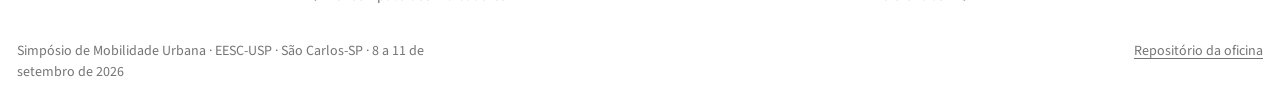
<file: docs/10-equidade.html>
<!DOCTYPE html>
<html xmlns="http://www.w3.org/1999/xhtml" lang="pt-BR" xml:lang="pt-BR"><head>

<meta charset="utf-8">
<meta name="generator" content="quarto-1.9.38">

<meta name="viewport" content="width=device-width, initial-scale=1.0, user-scalable=yes">


<title>10&nbsp; Equidade e pobreza de acessibilidade – Dados Censitários e Acessibilidade Urbana em R</title>
<style>
/* Default styles provided by pandoc.
** See https://pandoc.org/MANUAL.html#variables-for-html for config info.
*/
code{white-space: pre-wrap;}
span.smallcaps{font-variant: small-caps;}
div.columns{display: flex; gap: min(4vw, 1.5em);}
div.column{flex: auto; overflow-x: auto;}
div.hanging-indent{margin-left: 1.5em; text-indent: -1.5em;}
ul.task-list{list-style: none;}
ul.task-list li input[type="checkbox"] {
  width: 0.8em;
  margin: 0 0.8em 0.2em -1em; /* quarto-specific, see https://github.com/quarto-dev/quarto-cli/issues/4556 */ 
  vertical-align: middle;
}
/* CSS for syntax highlighting */
html { -webkit-text-size-adjust: 100%; }
pre > code.sourceCode { white-space: pre; position: relative; }
pre > code.sourceCode > span { display: inline-block; line-height: 1.25; }
pre > code.sourceCode > span:empty { height: 1.2em; }
.sourceCode { overflow: visible; }
code.sourceCode > span { color: inherit; text-decoration: inherit; }
div.sourceCode { margin: 1em 0; }
pre.sourceCode { margin: 0; }
@media screen {
div.sourceCode { overflow: auto; }
}
@media print {
pre > code.sourceCode { white-space: pre-wrap; }
pre > code.sourceCode > span { text-indent: -5em; padding-left: 5em; }
}
pre.numberSource code
  { counter-reset: source-line 0; }
pre.numberSource code > span
  { position: relative; left: -4em; counter-increment: source-line; }
pre.numberSource code > span > a:first-child::before
  { content: counter(source-line);
    position: relative; left: -1em; text-align: right; vertical-align: baseline;
    border: none; display: inline-block;
    -webkit-touch-callout: none; -webkit-user-select: none;
    -khtml-user-select: none; -moz-user-select: none;
    -ms-user-select: none; user-select: none;
    padding: 0 4px; width: 4em;
  }
pre.numberSource { margin-left: 3em;  padding-left: 4px; }
div.sourceCode
  {   }
@media screen {
pre > code.sourceCode > span > a:first-child::before { text-decoration: underline; }
}
/* CSS for citations */
div.csl-bib-body { }
div.csl-entry {
  clear: both;
  margin-bottom: 0em;
}
.hanging-indent div.csl-entry {
  margin-left:2em;
  text-indent:-2em;
}
div.csl-left-margin {
  min-width:2em;
  float:left;
}
div.csl-right-inline {
  margin-left:2em;
  padding-left:1em;
}
div.csl-indent {
  margin-left: 2em;
}</style>


<script src="site_libs/quarto-nav/quarto-nav.js"></script>
<script src="site_libs/quarto-nav/headroom.min.js"></script>
<script src="site_libs/clipboard/clipboard.min.js"></script>
<script src="site_libs/quarto-search/autocomplete.umd.js"></script>
<script src="site_libs/quarto-search/fuse.min.js"></script>
<script src="site_libs/quarto-search/quarto-search.js"></script>
<meta name="quarto:offset" content="./">
<link href="./referencias.html" rel="next">
<link href="./9-indicadores.html" rel="prev">
<script src="site_libs/quarto-html/quarto.js" type="module"></script>
<script src="site_libs/quarto-html/tabsets/tabsets.js" type="module"></script>
<script src="site_libs/quarto-html/popper.min.js"></script>
<script src="site_libs/quarto-html/tippy.umd.min.js"></script>
<script src="site_libs/quarto-html/anchor.min.js"></script>
<link href="site_libs/quarto-html/tippy.css" rel="stylesheet">
<link href="site_libs/quarto-html/quarto-syntax-highlighting-15634bcf2e68342d4ad2dfa704d543f6.css" rel="stylesheet" class="quarto-color-scheme" id="quarto-text-highlighting-styles">
<link href="site_libs/quarto-html/quarto-syntax-highlighting-dark-0a6b7249c26820e032cb0bd839ff02b1.css" rel="stylesheet" class="quarto-color-scheme quarto-color-alternate" id="quarto-text-highlighting-styles">
<link href="site_libs/quarto-html/quarto-syntax-highlighting-15634bcf2e68342d4ad2dfa704d543f6.css" rel="stylesheet" class="quarto-color-scheme-extra" id="quarto-text-highlighting-styles">
<script src="site_libs/bootstrap/bootstrap.min.js"></script>
<link href="site_libs/bootstrap/bootstrap-icons.css" rel="stylesheet">
<link href="site_libs/bootstrap/bootstrap-ec8eff129d6f50c8392963982e963180.min.css" rel="stylesheet" append-hash="true" class="quarto-color-scheme" id="quarto-bootstrap" data-mode="light">
<link href="site_libs/bootstrap/bootstrap-dark-f725026034374060f4de44a7d1da3a6e.min.css" rel="stylesheet" append-hash="true" class="quarto-color-scheme quarto-color-alternate" id="quarto-bootstrap" data-mode="dark">
<link href="site_libs/bootstrap/bootstrap-ec8eff129d6f50c8392963982e963180.min.css" rel="stylesheet" append-hash="true" class="quarto-color-scheme-extra" id="quarto-bootstrap" data-mode="light">
<script id="quarto-search-options" type="application/json">{
  "location": "sidebar",
  "copy-button": false,
  "collapse-after": 3,
  "panel-placement": "start",
  "type": "textbox",
  "limit": 50,
  "keyboard-shortcut": [
    "f",
    "/",
    "s"
  ],
  "show-item-context": false,
  "language": {
    "search-no-results-text": "Nenhum resultado",
    "search-matching-documents-text": "documentos correspondentes",
    "search-copy-link-title": "Copiar link para a busca",
    "search-hide-matches-text": "Esconder correspondências adicionais",
    "search-more-match-text": "mais correspondência neste documento",
    "search-more-matches-text": "mais correspondências neste documento",
    "search-clear-button-title": "Limpar",
    "search-text-placeholder": "",
    "search-detached-cancel-button-title": "Cancelar",
    "search-submit-button-title": "Enviar",
    "search-label": "Procurar"
  }
}</script>


<link rel="stylesheet" href="custom.css">
<meta property="og:title" content="10&nbsp; Equidade e pobreza de acessibilidade – Dados Censitários e Acessibilidade Urbana em R">
<meta property="og:description" content="">
<meta property="og:image" content="https://pedreirajr.github.io/workshop_censo_acc_smu2026/10-equidade_files/figure-html/graf-concentracao-1.png">
<meta property="og:site_name" content="Dados Censitários e Acessibilidade Urbana em R">
<meta property="og:image:height" content="960">
<meta property="og:image:width" content="1344">
</head>

<body class="nav-sidebar floating quarto-light"><script id="quarto-html-before-body" type="application/javascript">
    const toggleBodyColorMode = (bsSheetEl) => {
      const mode = bsSheetEl.getAttribute("data-mode");
      const bodyEl = window.document.querySelector("body");
      if (mode === "dark") {
        bodyEl.classList.add("quarto-dark");
        bodyEl.classList.remove("quarto-light");
      } else {
        bodyEl.classList.add("quarto-light");
        bodyEl.classList.remove("quarto-dark");
      }
    }
    const toggleBodyColorPrimary = () => {
      const bsSheetEl = window.document.querySelector("link#quarto-bootstrap:not([rel=disabled-stylesheet])");
      if (bsSheetEl) {
        toggleBodyColorMode(bsSheetEl);
      }
    }
    const setColorSchemeToggle = (alternate) => {
      const toggles = window.document.querySelectorAll('.quarto-color-scheme-toggle');
      for (let i=0; i < toggles.length; i++) {
        const toggle = toggles[i];
        if (toggle) {
          if (alternate) {
            toggle.classList.add("alternate");
          } else {
            toggle.classList.remove("alternate");
          }
        }
      }
    };
    const toggleColorMode = (alternate) => {
      // Switch the stylesheets
      const primaryStylesheets = window.document.querySelectorAll('link.quarto-color-scheme:not(.quarto-color-alternate)');
      const alternateStylesheets = window.document.querySelectorAll('link.quarto-color-scheme.quarto-color-alternate');
      manageTransitions('#quarto-margin-sidebar .nav-link', false);
      if (alternate) {
        // note: dark is layered on light, we don't disable primary!
        enableStylesheet(alternateStylesheets);
        for (const sheetNode of alternateStylesheets) {
          if (sheetNode.id === "quarto-bootstrap") {
            toggleBodyColorMode(sheetNode);
          }
        }
      } else {
        disableStylesheet(alternateStylesheets);
        enableStylesheet(primaryStylesheets)
        toggleBodyColorPrimary();
      }
      manageTransitions('#quarto-margin-sidebar .nav-link', true);
      // Switch the toggles
      setColorSchemeToggle(alternate)
      // Hack to workaround the fact that safari doesn't
      // properly recolor the scrollbar when toggling (#1455)
      if (navigator.userAgent.indexOf('Safari') > 0 && navigator.userAgent.indexOf('Chrome') == -1) {
        manageTransitions("body", false);
        window.scrollTo(0, 1);
        setTimeout(() => {
          window.scrollTo(0, 0);
          manageTransitions("body", true);
        }, 40);
      }
    }
    const disableStylesheet = (stylesheets) => {
      for (let i=0; i < stylesheets.length; i++) {
        const stylesheet = stylesheets[i];
        stylesheet.rel = 'disabled-stylesheet';
      }
    }
    const enableStylesheet = (stylesheets) => {
      for (let i=0; i < stylesheets.length; i++) {
        const stylesheet = stylesheets[i];
        if(stylesheet.rel !== 'stylesheet') { // for Chrome, which will still FOUC without this check
          stylesheet.rel = 'stylesheet';
        }
      }
    }
    const manageTransitions = (selector, allowTransitions) => {
      const els = window.document.querySelectorAll(selector);
      for (let i=0; i < els.length; i++) {
        const el = els[i];
        if (allowTransitions) {
          el.classList.remove('notransition');
        } else {
          el.classList.add('notransition');
        }
      }
    }
    const isFileUrl = () => {
      return window.location.protocol === 'file:';
    }
    const hasAlternateSentinel = () => {
      let styleSentinel = getColorSchemeSentinel();
      if (styleSentinel !== null) {
        return styleSentinel === "alternate";
      } else {
        return false;
      }
    }
    const setStyleSentinel = (alternate) => {
      const value = alternate ? "alternate" : "default";
      if (!isFileUrl()) {
        window.localStorage.setItem("quarto-color-scheme", value);
      } else {
        localAlternateSentinel = value;
      }
    }
    const getColorSchemeSentinel = () => {
      if (!isFileUrl()) {
        const storageValue = window.localStorage.getItem("quarto-color-scheme");
        return storageValue != null ? storageValue : localAlternateSentinel;
      } else {
        return localAlternateSentinel;
      }
    }
    const toggleGiscusIfUsed = (isAlternate, darkModeDefault) => {
      const baseTheme = document.querySelector('#giscus-base-theme')?.value ?? 'light';
      const alternateTheme = document.querySelector('#giscus-alt-theme')?.value ?? 'dark';
      let newTheme = '';
      if(authorPrefersDark) {
        newTheme = isAlternate ? baseTheme : alternateTheme;
      } else {
        newTheme = isAlternate ? alternateTheme : baseTheme;
      }
      const changeGiscusTheme = () => {
        // From: https://github.com/giscus/giscus/issues/336
        const sendMessage = (message) => {
          const iframe = document.querySelector('iframe.giscus-frame');
          if (!iframe) return;
          iframe.contentWindow.postMessage({ giscus: message }, 'https://giscus.app');
        }
        sendMessage({
          setConfig: {
            theme: newTheme
          }
        });
      }
      const isGiscussLoaded = window.document.querySelector('iframe.giscus-frame') !== null;
      if (isGiscussLoaded) {
        changeGiscusTheme();
      }
    };
    const authorPrefersDark = false;
    const darkModeDefault = authorPrefersDark;
      document.querySelector('link#quarto-text-highlighting-styles.quarto-color-scheme-extra').rel = 'disabled-stylesheet';
      document.querySelector('link#quarto-bootstrap.quarto-color-scheme-extra').rel = 'disabled-stylesheet';
    let localAlternateSentinel = darkModeDefault ? 'alternate' : 'default';
    // Dark / light mode switch
    window.quartoToggleColorScheme = () => {
      // Read the current dark / light value
      let toAlternate = !hasAlternateSentinel();
      toggleColorMode(toAlternate);
      setStyleSentinel(toAlternate);
      toggleGiscusIfUsed(toAlternate, darkModeDefault);
      window.dispatchEvent(new Event('resize'));
    };
    // Switch to dark mode if need be
    if (hasAlternateSentinel()) {
      toggleColorMode(true);
    } else {
      toggleColorMode(false);
    }
  </script>

<div id="quarto-search-results"></div>
  <header id="quarto-header" class="headroom fixed-top">
  <nav class="quarto-secondary-nav">
    <div class="container-fluid d-flex">
      <button type="button" class="quarto-btn-toggle btn" data-bs-toggle="collapse" role="button" data-bs-target=".quarto-sidebar-collapse-item" aria-controls="quarto-sidebar" aria-expanded="false" aria-label="Alternar barra lateral" onclick="if (window.quartoToggleHeadroom) { window.quartoToggleHeadroom(); }">
        <i class="bi bi-layout-text-sidebar-reverse"></i>
      </button>
        <nav class="quarto-page-breadcrumbs" aria-label="breadcrumb"><ol class="breadcrumb"><li class="breadcrumb-item"><a href="./7-instalacao-r5r.html">PARTE 2: ACESSIBILIDADE URBANA</a></li><li class="breadcrumb-item"><a href="./10-equidade.html"><span class="chapter-number">10</span>&nbsp; <span class="chapter-title">Equidade e pobreza de acessibilidade</span></a></li></ol></nav>
        <a class="flex-grow-1" role="navigation" data-bs-toggle="collapse" data-bs-target=".quarto-sidebar-collapse-item" aria-controls="quarto-sidebar" aria-expanded="false" aria-label="Alternar barra lateral" onclick="if (window.quartoToggleHeadroom) { window.quartoToggleHeadroom(); }">      
        </a>
      <button type="button" class="btn quarto-search-button" aria-label="Procurar" onclick="window.quartoOpenSearch();">
        <i class="bi bi-search"></i>
      </button>
    </div>
  </nav>
</header>
<!-- content -->
<div id="quarto-content" class="quarto-container page-columns page-rows-contents page-layout-article">
<!-- sidebar -->
  <nav id="quarto-sidebar" class="sidebar collapse collapse-horizontal quarto-sidebar-collapse-item sidebar-navigation floating overflow-auto">
    <div class="pt-lg-2 mt-2 text-left sidebar-header">
    <div class="sidebar-title mb-0 py-0">
      <a href="./">Dados Censitários e Acessibilidade Urbana em R</a> 
        <div class="sidebar-tools-main">
    <a href="https://github.com/pedreirajr/workshop_censo_acc_smu2026" title="Código fonte" class="quarto-navigation-tool px-1" aria-label="Código fonte"><i class="bi bi-github"></i></a>
  <a href="" class="quarto-color-scheme-toggle quarto-navigation-tool  px-1" onclick="window.quartoToggleColorScheme(); return false;" title="Alternar modo escuro"><i class="bi"></i></a>
</div>
    </div>
      </div>
        <div class="mt-2 flex-shrink-0 align-items-center">
        <div class="sidebar-search">
        <div id="quarto-search" class="" title="Procurar"></div>
        </div>
        </div>
    <div class="sidebar-menu-container"> 
    <ul class="list-unstyled mt-1">
        <li class="sidebar-item">
  <div class="sidebar-item-container"> 
  <a href="./index.html" class="sidebar-item-text sidebar-link">
 <span class="menu-text">Apresentação</span></a>
  </div>
</li>
        <li class="sidebar-item sidebar-item-section">
      <div class="sidebar-item-container"> 
            <a class="sidebar-item-text sidebar-link text-start" data-bs-toggle="collapse" data-bs-target="#quarto-sidebar-section-1" role="navigation" aria-expanded="true">
 <span class="menu-text">PARTE 1: DADOS CENSITÁRIOS</span></a>
          <a class="sidebar-item-toggle text-start" data-bs-toggle="collapse" data-bs-target="#quarto-sidebar-section-1" role="navigation" aria-expanded="true" aria-label="Alternar seção">
            <i class="bi bi-chevron-right ms-2"></i>
          </a> 
      </div>
      <ul id="quarto-sidebar-section-1" class="collapse list-unstyled sidebar-section depth1 show">  
          <li class="sidebar-item">
  <div class="sidebar-item-container"> 
  <a href="./1-instalacao.html" class="sidebar-item-text sidebar-link">
 <span class="menu-text"><span class="chapter-number">1</span>&nbsp; <span class="chapter-title">Instalação e ajustes iniciais</span></span></a>
  </div>
</li>
          <li class="sidebar-item">
  <div class="sidebar-item-container"> 
  <a href="./2-recortes-territoriais.html" class="sidebar-item-text sidebar-link">
 <span class="menu-text"><span class="chapter-number">2</span>&nbsp; <span class="chapter-title">Recortes territoriais</span></span></a>
  </div>
</li>
          <li class="sidebar-item">
  <div class="sidebar-item-container"> 
  <a href="./3-agregados.html" class="sidebar-item-text sidebar-link">
 <span class="menu-text"><span class="chapter-number">3</span>&nbsp; <span class="chapter-title">Agregados por setor censitário</span></span></a>
  </div>
</li>
          <li class="sidebar-item">
  <div class="sidebar-item-container"> 
  <a href="./4-microdados.html" class="sidebar-item-text sidebar-link">
 <span class="menu-text"><span class="chapter-number">4</span>&nbsp; <span class="chapter-title">Microdados da amostra</span></span></a>
  </div>
</li>
          <li class="sidebar-item">
  <div class="sidebar-item-container"> 
  <a href="./5-grade-estatistica.html" class="sidebar-item-text sidebar-link">
 <span class="menu-text"><span class="chapter-number">5</span>&nbsp; <span class="chapter-title">Grade estatística</span></span></a>
  </div>
</li>
          <li class="sidebar-item">
  <div class="sidebar-item-container"> 
  <a href="./6-cnefe.html" class="sidebar-item-text sidebar-link">
 <span class="menu-text"><span class="chapter-number">6</span>&nbsp; <span class="chapter-title">CNEFE</span></span></a>
  </div>
</li>
      </ul>
  </li>
        <li class="sidebar-item sidebar-item-section">
      <div class="sidebar-item-container"> 
            <a class="sidebar-item-text sidebar-link text-start" data-bs-toggle="collapse" data-bs-target="#quarto-sidebar-section-2" role="navigation" aria-expanded="true">
 <span class="menu-text">PARTE 2: ACESSIBILIDADE URBANA</span></a>
          <a class="sidebar-item-toggle text-start" data-bs-toggle="collapse" data-bs-target="#quarto-sidebar-section-2" role="navigation" aria-expanded="true" aria-label="Alternar seção">
            <i class="bi bi-chevron-right ms-2"></i>
          </a> 
      </div>
      <ul id="quarto-sidebar-section-2" class="collapse list-unstyled sidebar-section depth1 show">  
          <li class="sidebar-item">
  <div class="sidebar-item-container"> 
  <a href="./7-instalacao-r5r.html" class="sidebar-item-text sidebar-link">
 <span class="menu-text"><span class="chapter-number">7</span>&nbsp; <span class="chapter-title">Instalação e ajustes iniciais</span></span></a>
  </div>
</li>
          <li class="sidebar-item">
  <div class="sidebar-item-container"> 
  <a href="./8-rede.html" class="sidebar-item-text sidebar-link">
 <span class="menu-text"><span class="chapter-number">8</span>&nbsp; <span class="chapter-title">Leitura dos arquivos e montagem da rede</span></span></a>
  </div>
</li>
          <li class="sidebar-item">
  <div class="sidebar-item-container"> 
  <a href="./9-indicadores.html" class="sidebar-item-text sidebar-link">
 <span class="menu-text"><span class="chapter-number">9</span>&nbsp; <span class="chapter-title">Cômputo dos indicadores</span></span></a>
  </div>
</li>
          <li class="sidebar-item">
  <div class="sidebar-item-container"> 
  <a href="./10-equidade.html" class="sidebar-item-text sidebar-link active">
 <span class="menu-text"><span class="chapter-number">10</span>&nbsp; <span class="chapter-title">Equidade e pobreza de acessibilidade</span></span></a>
  </div>
</li>
      </ul>
  </li>
        <li class="sidebar-item">
  <div class="sidebar-item-container"> 
  <a href="./referencias.html" class="sidebar-item-text sidebar-link">
 <span class="menu-text">Referências</span></a>
  </div>
</li>
    </ul>
    </div>
</nav>
<div id="quarto-sidebar-glass" class="quarto-sidebar-collapse-item" data-bs-toggle="collapse" data-bs-target=".quarto-sidebar-collapse-item"></div>
<!-- margin-sidebar -->
    <div id="quarto-margin-sidebar" class="sidebar margin-sidebar">
        <nav id="TOC" role="doc-toc" class="toc-active">
    <h2 id="toc-title">Índice do Capítulo</h2>
   
  <ul>
  <li><a href="#preparando-os-dados-sociodemográficos" id="toc-preparando-os-dados-sociodemográficos" class="nav-link active" data-scroll-target="#preparando-os-dados-sociodemográficos"><span class="header-section-number">10.1</span> Preparando os dados sociodemográficos</a></li>
  <li><a href="#calculando-as-medidas-para-cada-modo" id="toc-calculando-as-medidas-para-cada-modo" class="nav-link" data-scroll-target="#calculando-as-medidas-para-cada-modo"><span class="header-section-number">10.2</span> Calculando as medidas para cada modo</a></li>
  <li><a href="#como-ler-os-resultados" id="toc-como-ler-os-resultados" class="nav-link" data-scroll-target="#como-ler-os-resultados"><span class="header-section-number">10.3</span> Como ler os resultados</a></li>
  <li><a href="#para-continuar" id="toc-para-continuar" class="nav-link" data-scroll-target="#para-continuar"><span class="header-section-number">10.4</span> Para continuar</a></li>
  </ul>
</nav>
    </div>
<!-- main -->
<main class="content" id="quarto-document-content">


<header id="title-block-header" class="quarto-title-block default"><nav class="quarto-page-breadcrumbs quarto-title-breadcrumbs d-none d-lg-block" aria-label="breadcrumb"><ol class="breadcrumb"><li class="breadcrumb-item"><a href="./7-instalacao-r5r.html">PARTE 2: ACESSIBILIDADE URBANA</a></li><li class="breadcrumb-item"><a href="./10-equidade.html"><span class="chapter-number">10</span>&nbsp; <span class="chapter-title">Equidade e pobreza de acessibilidade</span></a></li></ol></nav>
<div class="quarto-title">
<h1 class="title"><span class="chapter-number">10</span>&nbsp; <span class="chapter-title">Equidade e pobreza de acessibilidade</span></h1>
</div>



<div class="quarto-title-meta">

    
  
    
  </div>
  


</header>


<p>Calcular acessibilidade não basta para entender a justiça de um sistema de transportes. Dois modos podem gerar acessibilidade média parecida e distribuí-la de formas muito diferentes entre ricos e pobres. O pacote <code>accessibility</code> traz medidas de <strong>desigualdade</strong> (Palma, Gini, índice de concentração, Theil) e de <strong>pobreza de acessibilidade</strong> (família FGT) para responder a essa pergunta <span class="citation" data-cites="louro_cycling_2026 karner_pereira_farber_2024">(<a href="referencias.html#ref-karner_pereira_farber_2024" role="doc-biblioref">Karner et al., 2025</a>; <a href="referencias.html#ref-louro_cycling_2026" role="doc-biblioref">Louro et al., 2026</a>)</span>.</p>
<p>Seguimos usando <code>acess_pe</code>, <code>acess_bike</code>, <code>acess_carro</code>, <code>acess_tp</code> e <code>uso_solo</code>, calculados no capítulo anterior.</p>
<div class="callout callout-style-default callout-note callout-titled">
<div class="callout-header d-flex align-content-center">
<div class="callout-icon-container">
<i class="callout-icon"></i>
</div>
<div class="callout-title-container flex-fill">
<span class="screen-reader-only">Nota</span>Nesta seção você vai
</div>
</div>
<div class="callout-body-container callout-body">
<ul>
<li>preparar os dados sociodemográficos para as medidas de desigualdade</li>
<li>calcular Palma, Gini, índice de concentração, Theil T e FGT para cada modo</li>
<li>interpretar cada indicador</li>
<li>identificar quais modos favorecem quais grupos de renda</li>
</ul>
</div>
</div>
<div class="callout callout-style-default callout-tip callout-titled">
<div class="callout-header d-flex align-content-center">
<div class="callout-icon-container">
<i class="callout-icon"></i>
</div>
<div class="callout-title-container flex-fill">
<span class="screen-reader-only">Dica</span>Script deste capítulo
</div>
</div>
<div class="callout-body-container callout-body">
<p>Abra o arquivo <code>scripts/10-equidade.R</code> no projeto da oficina. É nele que vai o código apresentado a seguir. Se ainda não tiver o projeto, volte ao <a href="./1-instalacao.html">Capítulo 1</a>.</p>
<p>Ele continua a sessão do capítulo anterior, então rode antes o <code>scripts/9-indicadores.R</code>, que deixa em memória os indicadores de acessibilidade de cada modo.</p>
</div>
</div>
<section id="preparando-os-dados-sociodemográficos" class="level2" data-number="10.1">
<h2 data-number="10.1" class="anchored" data-anchor-id="preparando-os-dados-sociodemográficos"><span class="header-section-number">10.1</span> Preparando os dados sociodemográficos</h2>
<p>As medidas de desigualdade precisam de renda e população <strong>sem valores faltantes</strong>. Hexágonos sem moradores (<code>population == 0</code>) não têm renda média definida (<code>NA</code>) e não fazem sentido nessas contas, então são removidos.</p>
<div class="cell">
<div class="code-copy-outer-scaffold"><div class="sourceCode cell-code" id="cb1"><pre class="sourceCode r code-with-copy"><code class="sourceCode r"><span id="cb1-1"><a href="#cb1-1" aria-hidden="true" tabindex="-1"></a>uso_solo_equidade <span class="ot">&lt;-</span> uso_solo <span class="sc">|&gt;</span></span>
<span id="cb1-2"><a href="#cb1-2" aria-hidden="true" tabindex="-1"></a>  <span class="fu">filter</span>(population <span class="sc">&gt;</span> <span class="dv">0</span>, <span class="sc">!</span><span class="fu">is.na</span>(income))</span>
<span id="cb1-3"><a href="#cb1-3" aria-hidden="true" tabindex="-1"></a></span>
<span id="cb1-4"><a href="#cb1-4" aria-hidden="true" tabindex="-1"></a><span class="fu">nrow</span>(uso_solo)</span></code></pre></div><button title="Copiar para a área de transferência" class="code-copy-button"><i class="bi"></i></button></div>
<div class="cell-output cell-output-stdout">
<pre><code>[1] 1743</code></pre>
</div>
<div class="code-copy-outer-scaffold"><div class="sourceCode cell-code" id="cb3"><pre class="sourceCode r code-with-copy"><code class="sourceCode r"><span id="cb3-1"><a href="#cb3-1" aria-hidden="true" tabindex="-1"></a><span class="fu">nrow</span>(uso_solo_equidade)</span></code></pre></div><button title="Copiar para a área de transferência" class="code-copy-button"><i class="bi"></i></button></div>
<div class="cell-output cell-output-stdout">
<pre><code>[1] 1240</code></pre>
</div>
</div>
</section>
<section id="calculando-as-medidas-para-cada-modo" class="level2" data-number="10.2">
<h2 data-number="10.2" class="anchored" data-anchor-id="calculando-as-medidas-para-cada-modo"><span class="header-section-number">10.2</span> Calculando as medidas para cada modo</h2>
<p>Criamos uma função pequena para não repetir a mesma sequência de chamadas quatro vezes. A primeira linha dela resolve um detalhe fácil de passar batido. Os hexágonos sem moradores saíram da tabela sociodemográfica no bloco anterior, mas continuam na tabela de acessibilidade, então as duas deixam de cobrir o mesmo conjunto de ids. Todas as medidas ponderadas por população voltam <code>NA</code> nessa situação, acompanhadas de um aviso, porque não há peso definido para os ids que sobram. Filtrar a tabela de acessibilidade pelos ids que restaram alinha as duas.</p>
<div class="cell">
<div class="code-copy-outer-scaffold"><div class="sourceCode cell-code" id="cb5"><pre class="sourceCode r code-with-copy"><code class="sourceCode r"><span id="cb5-1"><a href="#cb5-1" aria-hidden="true" tabindex="-1"></a>medidas_equidade <span class="ot">&lt;-</span> <span class="cf">function</span>(acess_df, land_use) {</span>
<span id="cb5-2"><a href="#cb5-2" aria-hidden="true" tabindex="-1"></a>  acess_df <span class="ot">&lt;-</span> acess_df <span class="sc">|&gt;</span></span>
<span id="cb5-3"><a href="#cb5-3" aria-hidden="true" tabindex="-1"></a>    <span class="fu">filter</span>(id <span class="sc">%in%</span> land_use<span class="sc">$</span>id)</span>
<span id="cb5-4"><a href="#cb5-4" aria-hidden="true" tabindex="-1"></a></span>
<span id="cb5-5"><a href="#cb5-5" aria-hidden="true" tabindex="-1"></a>  linha_pobreza <span class="ot">&lt;-</span> <span class="fu">quantile</span>(acess_df<span class="sc">$</span>jobs, <span class="fl">0.25</span>, <span class="at">na.rm =</span> <span class="cn">TRUE</span>)</span>
<span id="cb5-6"><a href="#cb5-6" aria-hidden="true" tabindex="-1"></a></span>
<span id="cb5-7"><a href="#cb5-7" aria-hidden="true" tabindex="-1"></a>  palma <span class="ot">&lt;-</span> <span class="fu">palma_ratio</span>(</span>
<span id="cb5-8"><a href="#cb5-8" aria-hidden="true" tabindex="-1"></a>    <span class="at">accessibility_data =</span> acess_df,</span>
<span id="cb5-9"><a href="#cb5-9" aria-hidden="true" tabindex="-1"></a>    <span class="at">sociodemographic_data =</span> land_use,</span>
<span id="cb5-10"><a href="#cb5-10" aria-hidden="true" tabindex="-1"></a>    <span class="at">opportunity =</span> <span class="st">"jobs"</span>,</span>
<span id="cb5-11"><a href="#cb5-11" aria-hidden="true" tabindex="-1"></a>    <span class="at">population =</span> <span class="st">"population"</span>,</span>
<span id="cb5-12"><a href="#cb5-12" aria-hidden="true" tabindex="-1"></a>    <span class="at">income =</span> <span class="st">"income"</span></span>
<span id="cb5-13"><a href="#cb5-13" aria-hidden="true" tabindex="-1"></a>  )</span>
<span id="cb5-14"><a href="#cb5-14" aria-hidden="true" tabindex="-1"></a></span>
<span id="cb5-15"><a href="#cb5-15" aria-hidden="true" tabindex="-1"></a>  gini <span class="ot">&lt;-</span> <span class="fu">gini_index</span>(</span>
<span id="cb5-16"><a href="#cb5-16" aria-hidden="true" tabindex="-1"></a>    <span class="at">accessibility_data =</span> acess_df,</span>
<span id="cb5-17"><a href="#cb5-17" aria-hidden="true" tabindex="-1"></a>    <span class="at">sociodemographic_data =</span> land_use,</span>
<span id="cb5-18"><a href="#cb5-18" aria-hidden="true" tabindex="-1"></a>    <span class="at">opportunity =</span> <span class="st">"jobs"</span>,</span>
<span id="cb5-19"><a href="#cb5-19" aria-hidden="true" tabindex="-1"></a>    <span class="at">population =</span> <span class="st">"population"</span></span>
<span id="cb5-20"><a href="#cb5-20" aria-hidden="true" tabindex="-1"></a>  )</span>
<span id="cb5-21"><a href="#cb5-21" aria-hidden="true" tabindex="-1"></a></span>
<span id="cb5-22"><a href="#cb5-22" aria-hidden="true" tabindex="-1"></a>  concentracao <span class="ot">&lt;-</span> <span class="fu">concentration_index</span>(</span>
<span id="cb5-23"><a href="#cb5-23" aria-hidden="true" tabindex="-1"></a>    <span class="at">accessibility_data =</span> acess_df,</span>
<span id="cb5-24"><a href="#cb5-24" aria-hidden="true" tabindex="-1"></a>    <span class="at">sociodemographic_data =</span> land_use,</span>
<span id="cb5-25"><a href="#cb5-25" aria-hidden="true" tabindex="-1"></a>    <span class="at">opportunity =</span> <span class="st">"jobs"</span>,</span>
<span id="cb5-26"><a href="#cb5-26" aria-hidden="true" tabindex="-1"></a>    <span class="at">population =</span> <span class="st">"population"</span>,</span>
<span id="cb5-27"><a href="#cb5-27" aria-hidden="true" tabindex="-1"></a>    <span class="at">income =</span> <span class="st">"income"</span>,</span>
<span id="cb5-28"><a href="#cb5-28" aria-hidden="true" tabindex="-1"></a>    <span class="at">type =</span> <span class="st">"corrected"</span></span>
<span id="cb5-29"><a href="#cb5-29" aria-hidden="true" tabindex="-1"></a>  )</span>
<span id="cb5-30"><a href="#cb5-30" aria-hidden="true" tabindex="-1"></a></span>
<span id="cb5-31"><a href="#cb5-31" aria-hidden="true" tabindex="-1"></a>  theil <span class="ot">&lt;-</span> <span class="fu">theil_t</span>(</span>
<span id="cb5-32"><a href="#cb5-32" aria-hidden="true" tabindex="-1"></a>    <span class="at">accessibility_data =</span> acess_df,</span>
<span id="cb5-33"><a href="#cb5-33" aria-hidden="true" tabindex="-1"></a>    <span class="at">sociodemographic_data =</span> land_use,</span>
<span id="cb5-34"><a href="#cb5-34" aria-hidden="true" tabindex="-1"></a>    <span class="at">opportunity =</span> <span class="st">"jobs"</span>,</span>
<span id="cb5-35"><a href="#cb5-35" aria-hidden="true" tabindex="-1"></a>    <span class="at">population =</span> <span class="st">"population"</span></span>
<span id="cb5-36"><a href="#cb5-36" aria-hidden="true" tabindex="-1"></a>  )</span>
<span id="cb5-37"><a href="#cb5-37" aria-hidden="true" tabindex="-1"></a></span>
<span id="cb5-38"><a href="#cb5-38" aria-hidden="true" tabindex="-1"></a>  pobreza <span class="ot">&lt;-</span> <span class="fu">fgt_poverty</span>(</span>
<span id="cb5-39"><a href="#cb5-39" aria-hidden="true" tabindex="-1"></a>    <span class="at">accessibility_data =</span> acess_df,</span>
<span id="cb5-40"><a href="#cb5-40" aria-hidden="true" tabindex="-1"></a>    <span class="at">sociodemographic_data =</span> land_use,</span>
<span id="cb5-41"><a href="#cb5-41" aria-hidden="true" tabindex="-1"></a>    <span class="at">opportunity =</span> <span class="st">"jobs"</span>,</span>
<span id="cb5-42"><a href="#cb5-42" aria-hidden="true" tabindex="-1"></a>    <span class="at">population =</span> <span class="st">"population"</span>,</span>
<span id="cb5-43"><a href="#cb5-43" aria-hidden="true" tabindex="-1"></a>    <span class="at">poverty_line =</span> linha_pobreza</span>
<span id="cb5-44"><a href="#cb5-44" aria-hidden="true" tabindex="-1"></a>  )</span>
<span id="cb5-45"><a href="#cb5-45" aria-hidden="true" tabindex="-1"></a></span>
<span id="cb5-46"><a href="#cb5-46" aria-hidden="true" tabindex="-1"></a>  <span class="fu">bind_cols</span>(palma, gini, concentracao, theil, pobreza)</span>
<span id="cb5-47"><a href="#cb5-47" aria-hidden="true" tabindex="-1"></a>}</span>
<span id="cb5-48"><a href="#cb5-48" aria-hidden="true" tabindex="-1"></a></span>
<span id="cb5-49"><a href="#cb5-49" aria-hidden="true" tabindex="-1"></a>equidade_modos <span class="ot">&lt;-</span> <span class="fu">bind_rows</span>(</span>
<span id="cb5-50"><a href="#cb5-50" aria-hidden="true" tabindex="-1"></a>  <span class="fu">medidas_equidade</span>(acess_pe, uso_solo_equidade) <span class="sc">|&gt;</span></span>
<span id="cb5-51"><a href="#cb5-51" aria-hidden="true" tabindex="-1"></a>    <span class="fu">mutate</span>(<span class="at">modo =</span> <span class="st">"A pe"</span>),</span>
<span id="cb5-52"><a href="#cb5-52" aria-hidden="true" tabindex="-1"></a>  <span class="fu">medidas_equidade</span>(acess_bike, uso_solo_equidade) <span class="sc">|&gt;</span></span>
<span id="cb5-53"><a href="#cb5-53" aria-hidden="true" tabindex="-1"></a>    <span class="fu">mutate</span>(<span class="at">modo =</span> <span class="st">"Bicicleta"</span>),</span>
<span id="cb5-54"><a href="#cb5-54" aria-hidden="true" tabindex="-1"></a>  <span class="fu">medidas_equidade</span>(acess_carro, uso_solo_equidade) <span class="sc">|&gt;</span></span>
<span id="cb5-55"><a href="#cb5-55" aria-hidden="true" tabindex="-1"></a>    <span class="fu">mutate</span>(<span class="at">modo =</span> <span class="st">"Carro"</span>),</span>
<span id="cb5-56"><a href="#cb5-56" aria-hidden="true" tabindex="-1"></a>  <span class="fu">medidas_equidade</span>(acess_tp, uso_solo_equidade) <span class="sc">|&gt;</span></span>
<span id="cb5-57"><a href="#cb5-57" aria-hidden="true" tabindex="-1"></a>    <span class="fu">mutate</span>(<span class="at">modo =</span> <span class="st">"Transporte publico"</span>)</span>
<span id="cb5-58"><a href="#cb5-58" aria-hidden="true" tabindex="-1"></a>) <span class="sc">|&gt;</span></span>
<span id="cb5-59"><a href="#cb5-59" aria-hidden="true" tabindex="-1"></a>  <span class="fu">relocate</span>(modo)</span>
<span id="cb5-60"><a href="#cb5-60" aria-hidden="true" tabindex="-1"></a></span>
<span id="cb5-61"><a href="#cb5-61" aria-hidden="true" tabindex="-1"></a>equidade_modos</span></code></pre></div><button title="Copiar para a área de transferência" class="code-copy-button"><i class="bi"></i></button></div>
<div class="cell-output cell-output-stdout">
<pre><code>                 modo palma_ratio  gini_index concentration_index      theil_t
               &lt;char&gt;       &lt;num&gt;       &lt;num&gt;               &lt;num&gt;        &lt;num&gt;
1:               A pe    4.173518 0.574068756          0.16269114 0.5647295701
2:          Bicicleta    2.622218 0.444881478          0.35527939 0.3393188105
3:              Carro    1.011268 0.005264228          0.02393295 0.0003559009
4: Transporte publico    3.221565 0.534274640          0.15756142 0.4815108666
         FGT0        FGT1         FGT2
        &lt;num&gt;       &lt;num&gt;        &lt;num&gt;
1: 0.06003151 0.033053326 0.0240126383
2: 0.09228545 0.046547106 0.0331826267
3: 0.10899455 0.004468516 0.0006390073
4: 0.05144318 0.031290242 0.0247118084</code></pre>
</div>
</div>
</section>
<section id="como-ler-os-resultados" class="level2" data-number="10.3">
<h2 data-number="10.3" class="anchored" data-anchor-id="como-ler-os-resultados"><span class="header-section-number">10.3</span> Como ler os resultados</h2>
<ul>
<li><strong>Palma ratio</strong>, razão entre a acessibilidade média dos 10% mais ricos e dos 40% mais pobres. Quanto maior, mais desigual. O valor 1 seria “igualdade” nessa comparação de extremos.</li>
<li><strong>Gini</strong>, desigualdade geral da distribuição de acessibilidade, de 0 (igualdade perfeita) a 1 (toda a acessibilidade concentrada em uma pessoa ou hexágono).</li>
<li><strong>Índice de concentração</strong>, varia de -1 a +1. Negativo indica que a desigualdade favorece os mais pobres, e positivo, que favorece os mais ricos, um viés pró-rico. É o indicador mais direto de <em>quem</em> se beneficia mais <span class="citation" data-cites="erreygers2009">(<a href="referencias.html#ref-erreygers2009" role="doc-biblioref">Erreygers, 2009</a>)</span>.</li>
<li><strong>Theil T</strong>, outra medida geral de desigualdade, sensível a diferenças na cauda superior da distribuição.</li>
<li><strong>FGT0, FGT1 e FGT2</strong>, proporção de pessoas “pobres de acessibilidade”, abaixo do 25º percentil neste caso. O FGT0 é a incidência, ou seja, quantos são pobres, o FGT1 pondera pela profundidade da pobreza e o FGT2 dá peso extra a quem está mais distante da linha de pobreza.</li>
</ul>
<div class="cell">
<div class="code-copy-outer-scaffold"><div class="sourceCode cell-code" id="cb7"><pre class="sourceCode r code-with-copy"><code class="sourceCode r"><span id="cb7-1"><a href="#cb7-1" aria-hidden="true" tabindex="-1"></a><span class="fu">ggplot</span>(equidade_modos, <span class="fu">aes</span>(<span class="at">x =</span> modo, <span class="at">y =</span> concentration_index, <span class="at">fill =</span> modo)) <span class="sc">+</span></span>
<span id="cb7-2"><a href="#cb7-2" aria-hidden="true" tabindex="-1"></a>  <span class="fu">geom_col</span>(<span class="at">show.legend =</span> <span class="cn">FALSE</span>) <span class="sc">+</span></span>
<span id="cb7-3"><a href="#cb7-3" aria-hidden="true" tabindex="-1"></a>  <span class="fu">geom_hline</span>(<span class="at">yintercept =</span> <span class="dv">0</span>, <span class="at">linetype =</span> <span class="st">"dashed"</span>) <span class="sc">+</span></span>
<span id="cb7-4"><a href="#cb7-4" aria-hidden="true" tabindex="-1"></a>  <span class="fu">labs</span>(</span>
<span id="cb7-5"><a href="#cb7-5" aria-hidden="true" tabindex="-1"></a>    <span class="at">title =</span> <span class="st">"Índice de concentração da acessibilidade a empregos, por modo"</span>,</span>
<span id="cb7-6"><a href="#cb7-6" aria-hidden="true" tabindex="-1"></a>    <span class="at">subtitle =</span> <span class="st">"Negativo = favorece os mais pobres; positivo = favorece os mais ricos"</span>,</span>
<span id="cb7-7"><a href="#cb7-7" aria-hidden="true" tabindex="-1"></a>    <span class="at">x =</span> <span class="cn">NULL</span>, <span class="at">y =</span> <span class="st">"Índice de concentração"</span></span>
<span id="cb7-8"><a href="#cb7-8" aria-hidden="true" tabindex="-1"></a>  ) <span class="sc">+</span></span>
<span id="cb7-9"><a href="#cb7-9" aria-hidden="true" tabindex="-1"></a>  <span class="fu">theme_minimal</span>()</span></code></pre></div><button title="Copiar para a área de transferência" class="code-copy-button"><i class="bi"></i></button></div>
<div class="cell-output-display">
<div>
<figure class="figure">
<p><img src="10-equidade_files/figure-html/graf-concentracao-1.png" class="img-fluid figure-img" width="672"></p>
</figure>
</div>
</div>
</div>
<p>Em geral, é comum encontrar padrões como acessibilidade a pé mais equitativa, pouco correlacionada com renda porque todo mundo anda, acessibilidade de carro fortemente pró-rico, já que poucos têm carro e moram em áreas bem servidas de vias, e transporte público em posição intermediária. O padrão real de Anápolis pode ser diferente, e é isso que os números acima mostram <span class="citation" data-cites="pereira_karner_2021 levinson_king_2020">(<a href="referencias.html#ref-levinson_king_2020" role="doc-biblioref">Levinson &amp; King, 2020</a>; <a href="referencias.html#ref-pereira_karner_2021" role="doc-biblioref">Pereira &amp; Karner, 2021</a>)</span>.</p>
</section>
<section id="para-continuar" class="level2" data-number="10.4">
<h2 data-number="10.4" class="anchored" data-anchor-id="para-continuar"><span class="header-section-number">10.4</span> Para continuar</h2>
<div class="callout callout-style-default callout-tip callout-titled">
<div class="callout-header d-flex align-content-center">
<div class="callout-icon-container">
<i class="callout-icon"></i>
</div>
<div class="callout-title-container flex-fill">
Dica
</div>
</div>
<div class="callout-body-container callout-body">
<p>Para reproduzir a extração de rede viária, GTFS e uso do solo para <strong>outros municípios</strong>, os pacotes <code>osmextract</code> (rede OSM), <code>tidytransit</code> (GTFS) e <code>cnefetools</code> (dados de população e renda do IBGE a partir do CNEFE) automatizam boa parte desse trabalho <span class="citation" data-cites="pedreira2026cnefetools">(<a href="referencias.html#ref-pedreira2026cnefetools" role="doc-biblioref">Pedreira Junior &amp; Stabile, 2026</a>)</span>.</p>
</div>
</div>
<p>O Projeto Acesso a Oportunidades, acessível pelo pacote <code>aopdata</code>, oferece indicadores prontos para as maiores cidades brasileiras e serve de referência para comparação <span class="citation" data-cites="pereira_aop_td2772">(<a href="referencias.html#ref-pereira_aop_td2772" role="doc-biblioref">Pereira et al., 2022</a>)</span>. A <a href="https://ipeagit.github.io/oficina_acessibilidade_anpet_2025/">oficina de acessibilidade da ANPET 2025</a> e o livro <span class="citation" data-cites="pereira_herszenhut_2023">Pereira &amp; Herszenhut (<a href="referencias.html#ref-pereira_herszenhut_2023" role="doc-biblioref">2023</a>)</span> aprofundam todos os temas tratados nesta Parte.</p>


<div id="refs" class="references csl-bib-body hanging-indent" data-entry-spacing="0" data-line-spacing="2" role="list" style="display: none">
<div id="ref-erreygers2009" class="csl-entry" role="listitem">
Erreygers, G. (2009). Correcting the <span>C</span>oncentration <span>I</span>ndex. <em>Journal of Health Economics</em>, <em>28</em>(2), 504–515.
</div>
<div id="ref-karner_pereira_farber_2024" class="csl-entry" role="listitem">
Karner, A., Pereira, R. H. M., &amp; Farber, S. (2025). Advances and pitfalls in measuring transportation equity. <em>Transportation</em>, <em>52</em>(4), 1399–1427. <a href="https://doi.org/10.1007/s11116-023-10460-7">https://doi.org/10.1007/s11116-023-10460-7</a>
</div>
<div id="ref-levinson_king_2020" class="csl-entry" role="listitem">
Levinson, D., &amp; King, D. (2020). <em>Transport <span>A</span>ccess <span>M</span>anual: <span>A</span> <span>G</span>uide for <span>M</span>easuring <span>C</span>onnection between <span>P</span>eople and <span>P</span>laces</em>. Committee of the Transport Access Manual, University of Sydney.
</div>
<div id="ref-louro_cycling_2026" class="csl-entry" role="listitem">
Louro, T., Geurs, K. T., Grigolon, A., &amp; Cunha, A. L. (2026). Cycling accessibility and equity: a systematic literature review. <em>Transport Reviews</em>, 1–24. <a href="https://doi.org/10.1080/01441647.2026.2664409">https://doi.org/10.1080/01441647.2026.2664409</a>
</div>
<div id="ref-pedreira2026cnefetools" class="csl-entry" role="listitem">
Pedreira Junior, J. U., &amp; Stabile, B. H. M. (2026). <em><span>cnefetools</span>: <span>A</span>ccess and <span>A</span>nalysis of <span>B</span>razilian <span>CNEFE</span> <span>A</span>ddress <span>D</span>ata</em>. <a href="https://github.com/pedreirajr/cnefetools">https://github.com/pedreirajr/cnefetools</a>
</div>
<div id="ref-pereira_herszenhut_2023" class="csl-entry" role="listitem">
Pereira, R. H. M., &amp; Herszenhut, D. (2023). <em>Introdução à acessibilidade urbana: um guia prático em <span>R</span></em>. Instituto de Pesquisa Econômica Aplicada (Ipea). <a href="https://ipeagit.github.io/intro_access_book/">https://ipeagit.github.io/intro_access_book/</a>
</div>
<div id="ref-pereira_aop_td2772" class="csl-entry" role="listitem">
Pereira, R. H. M., Herszenhut, D., Braga, C. K. V., Bazzo, J. P., Oliveira, J. L. A., Parga, J. P., Saraiva, M., Silva, L. P., Tomasiello, D. B., &amp; Warwar, L. (2022). <em>Distribuição espacial de características sociodemográficas e localização de empregos e serviços públicos das vinte maiores cidades do <span>Brasil</span></em> (Texto para Discussão N. 2772). Instituto de Pesquisa Econômica Aplicada (Ipea). <a href="https://doi.org/10.38116/td2772">https://doi.org/10.38116/td2772</a>
</div>
<div id="ref-pereira_karner_2021" class="csl-entry" role="listitem">
Pereira, R. H. M., &amp; Karner, A. (2021). Transportation <span>A</span>ccessibility. Em <em>International Encyclopedia of Transportation</em>. Elsevier.
</div>
</div>
</section>

</main> <!-- /main -->
<script id="quarto-html-after-body" type="application/javascript">
  window.document.addEventListener("DOMContentLoaded", function (event) {
    // Ensure there is a toggle, if there isn't float one in the top right
    if (window.document.querySelector('.quarto-color-scheme-toggle') === null) {
      const a = window.document.createElement('a');
      a.classList.add('top-right');
      a.classList.add('quarto-color-scheme-toggle');
      a.href = "";
      a.onclick = function() { try { window.quartoToggleColorScheme(); } catch {} return false; };
      const i = window.document.createElement("i");
      i.classList.add('bi');
      a.appendChild(i);
      window.document.body.appendChild(a);
    }
    setColorSchemeToggle(hasAlternateSentinel())
    const icon = "";
    const anchorJS = new window.AnchorJS();
    anchorJS.options = {
      placement: 'right',
      icon: icon
    };
    anchorJS.add('.anchored');
    const isCodeAnnotation = (el) => {
      for (const clz of el.classList) {
        if (clz.startsWith('code-annotation-')) {                     
          return true;
        }
      }
      return false;
    }
    const onCopySuccess = function(e) {
      // button target
      const button = e.trigger;
      // don't keep focus
      button.blur();
      // flash "checked"
      button.classList.add('code-copy-button-checked');
      var currentTitle = button.getAttribute("title");
      button.setAttribute("title", "Copiada");
      let tooltip;
      if (window.bootstrap) {
        button.setAttribute("data-bs-toggle", "tooltip");
        button.setAttribute("data-bs-placement", "left");
        button.setAttribute("data-bs-title", "Copiada");
        tooltip = new bootstrap.Tooltip(button, 
          { trigger: "manual", 
            customClass: "code-copy-button-tooltip",
            offset: [0, -8]});
        tooltip.show();    
      }
      setTimeout(function() {
        if (tooltip) {
          tooltip.hide();
          button.removeAttribute("data-bs-title");
          button.removeAttribute("data-bs-toggle");
          button.removeAttribute("data-bs-placement");
        }
        button.setAttribute("title", currentTitle);
        button.classList.remove('code-copy-button-checked');
      }, 1000);
      // clear code selection
      e.clearSelection();
    }
    const getTextToCopy = function(trigger) {
      const outerScaffold = trigger.parentElement.cloneNode(true);
      const codeEl = outerScaffold.querySelector('code');
      for (const childEl of codeEl.children) {
        if (isCodeAnnotation(childEl)) {
          childEl.remove();
        }
      }
      return codeEl.innerText;
    }
    const clipboard = new window.ClipboardJS('.code-copy-button:not([data-in-quarto-modal])', {
      text: getTextToCopy
    });
    clipboard.on('success', onCopySuccess);
    if (window.document.getElementById('quarto-embedded-source-code-modal')) {
      const clipboardModal = new window.ClipboardJS('.code-copy-button[data-in-quarto-modal]', {
        text: getTextToCopy,
        container: window.document.getElementById('quarto-embedded-source-code-modal')
      });
      clipboardModal.on('success', onCopySuccess);
    }
      var localhostRegex = new RegExp(/^(?:http|https):\/\/localhost\:?[0-9]*\//);
      var mailtoRegex = new RegExp(/^mailto:/);
        var filterRegex = new RegExp("https:\/\/pedreirajr\.github\.io\/workshop_censo_acc_smu2026\/");
      var isInternal = (href) => {
          return filterRegex.test(href) || localhostRegex.test(href) || mailtoRegex.test(href);
      }
      // Inspect non-navigation links and adorn them if external
     var links = window.document.querySelectorAll('a[href]:not(.nav-link):not(.navbar-brand):not(.toc-action):not(.sidebar-link):not(.sidebar-item-toggle):not(.pagination-link):not(.no-external):not([aria-hidden]):not(.dropdown-item):not(.quarto-navigation-tool):not(.about-link)');
      for (var i=0; i<links.length; i++) {
        const link = links[i];
        if (!isInternal(link.href)) {
          // undo the damage that might have been done by quarto-nav.js in the case of
          // links that we want to consider external
          if (link.dataset.originalHref !== undefined) {
            link.href = link.dataset.originalHref;
          }
            // target, if specified
            link.setAttribute("target", "_blank");
            if (link.getAttribute("rel") === null) {
              link.setAttribute("rel", "noopener");
            }
        }
      }
    function tippyHover(el, contentFn, onTriggerFn, onUntriggerFn) {
      const config = {
        allowHTML: true,
        maxWidth: 500,
        delay: 100,
        arrow: false,
        appendTo: function(el) {
            return el.parentElement;
        },
        interactive: true,
        interactiveBorder: 10,
        theme: 'quarto',
        placement: 'bottom-start',
      };
      if (contentFn) {
        config.content = contentFn;
      }
      if (onTriggerFn) {
        config.onTrigger = onTriggerFn;
      }
      if (onUntriggerFn) {
        config.onUntrigger = onUntriggerFn;
      }
      window.tippy(el, config); 
    }
    const noterefs = window.document.querySelectorAll('a[role="doc-noteref"]');
    for (var i=0; i<noterefs.length; i++) {
      const ref = noterefs[i];
      tippyHover(ref, function() {
        // use id or data attribute instead here
        let href = ref.getAttribute('data-footnote-href') || ref.getAttribute('href');
        try { href = new URL(href).hash; } catch {}
        const id = href.replace(/^#\/?/, "");
        const note = window.document.getElementById(id);
        if (note) {
          return note.innerHTML;
        } else {
          return "";
        }
      });
    }
    const xrefs = window.document.querySelectorAll('a.quarto-xref');
    const processXRef = (id, note) => {
      // Strip column container classes
      const stripColumnClz = (el) => {
        el.classList.remove("page-full", "page-columns");
        if (el.children) {
          for (const child of el.children) {
            stripColumnClz(child);
          }
        }
      }
      stripColumnClz(note)
      if (id === null || id.startsWith('sec-')) {
        // Special case sections, only their first couple elements
        const container = document.createElement("div");
        if (note.children && note.children.length > 2) {
          container.appendChild(note.children[0].cloneNode(true));
          for (let i = 1; i < note.children.length; i++) {
            const child = note.children[i];
            if (child.tagName === "P" && child.innerText === "") {
              continue;
            } else {
              container.appendChild(child.cloneNode(true));
              break;
            }
          }
          if (window.Quarto?.typesetMath) {
            window.Quarto.typesetMath(container);
          }
          return container.innerHTML
        } else {
          if (window.Quarto?.typesetMath) {
            window.Quarto.typesetMath(note);
          }
          return note.innerHTML;
        }
      } else {
        // Remove any anchor links if they are present
        const anchorLink = note.querySelector('a.anchorjs-link');
        if (anchorLink) {
          anchorLink.remove();
        }
        if (window.Quarto?.typesetMath) {
          window.Quarto.typesetMath(note);
        }
        if (note.classList.contains("callout")) {
          return note.outerHTML;
        } else {
          return note.innerHTML;
        }
      }
    }
    for (var i=0; i<xrefs.length; i++) {
      const xref = xrefs[i];
      tippyHover(xref, undefined, function(instance) {
        instance.disable();
        let url = xref.getAttribute('href');
        let hash = undefined; 
        if (url.startsWith('#')) {
          hash = url;
        } else {
          try { hash = new URL(url).hash; } catch {}
        }
        if (hash) {
          const id = hash.replace(/^#\/?/, "");
          const note = window.document.getElementById(id);
          if (note !== null) {
            try {
              const html = processXRef(id, note.cloneNode(true));
              instance.setContent(html);
            } finally {
              instance.enable();
              instance.show();
            }
          } else {
            // See if we can fetch this
            fetch(url.split('#')[0])
            .then(res => res.text())
            .then(html => {
              const parser = new DOMParser();
              const htmlDoc = parser.parseFromString(html, "text/html");
              const note = htmlDoc.getElementById(id);
              if (note !== null) {
                const html = processXRef(id, note);
                instance.setContent(html);
              } 
            }).finally(() => {
              instance.enable();
              instance.show();
            });
          }
        } else {
          // See if we can fetch a full url (with no hash to target)
          // This is a special case and we should probably do some content thinning / targeting
          fetch(url)
          .then(res => res.text())
          .then(html => {
            const parser = new DOMParser();
            const htmlDoc = parser.parseFromString(html, "text/html");
            const note = htmlDoc.querySelector('main.content');
            if (note !== null) {
              // This should only happen for chapter cross references
              // (since there is no id in the URL)
              // remove the first header
              if (note.children.length > 0 && note.children[0].tagName === "HEADER") {
                note.children[0].remove();
              }
              const html = processXRef(null, note);
              instance.setContent(html);
            } 
          }).finally(() => {
            instance.enable();
            instance.show();
          });
        }
      }, function(instance) {
      });
    }
        let selectedAnnoteEl;
        const selectorForAnnotation = ( cell, annotation) => {
          let cellAttr = 'data-code-cell="' + cell + '"';
          let lineAttr = 'data-code-annotation="' +  annotation + '"';
          const selector = 'span[' + cellAttr + '][' + lineAttr + ']';
          return selector;
        }
        const selectCodeLines = (annoteEl) => {
          const doc = window.document;
          const targetCell = annoteEl.getAttribute("data-target-cell");
          const targetAnnotation = annoteEl.getAttribute("data-target-annotation");
          const annoteSpan = window.document.querySelector(selectorForAnnotation(targetCell, targetAnnotation));
          const lines = annoteSpan.getAttribute("data-code-lines").split(",");
          const lineIds = lines.map((line) => {
            return targetCell + "-" + line;
          })
          let top = null;
          let height = null;
          let parent = null;
          if (lineIds.length > 0) {
              //compute the position of the single el (top and bottom and make a div)
              const el = window.document.getElementById(lineIds[0]);
              top = el.offsetTop;
              height = el.offsetHeight;
              parent = el.parentElement.parentElement;
            if (lineIds.length > 1) {
              const lastEl = window.document.getElementById(lineIds[lineIds.length - 1]);
              const bottom = lastEl.offsetTop + lastEl.offsetHeight;
              height = bottom - top;
            }
            if (top !== null && height !== null && parent !== null) {
              // cook up a div (if necessary) and position it 
              let div = window.document.getElementById("code-annotation-line-highlight");
              if (div === null) {
                div = window.document.createElement("div");
                div.setAttribute("id", "code-annotation-line-highlight");
                div.style.position = 'absolute';
                parent.appendChild(div);
              }
              div.style.top = top - 2 + "px";
              div.style.height = height + 4 + "px";
              div.style.left = 0;
              let gutterDiv = window.document.getElementById("code-annotation-line-highlight-gutter");
              if (gutterDiv === null) {
                gutterDiv = window.document.createElement("div");
                gutterDiv.setAttribute("id", "code-annotation-line-highlight-gutter");
                gutterDiv.style.position = 'absolute';
                const codeCell = window.document.getElementById(targetCell);
                const gutter = codeCell.querySelector('.code-annotation-gutter');
                gutter.appendChild(gutterDiv);
              }
              gutterDiv.style.top = top - 2 + "px";
              gutterDiv.style.height = height + 4 + "px";
            }
            selectedAnnoteEl = annoteEl;
          }
        };
        const unselectCodeLines = () => {
          const elementsIds = ["code-annotation-line-highlight", "code-annotation-line-highlight-gutter"];
          elementsIds.forEach((elId) => {
            const div = window.document.getElementById(elId);
            if (div) {
              div.remove();
            }
          });
          selectedAnnoteEl = undefined;
        };
          // Handle positioning of the toggle
      window.addEventListener(
        "resize",
        throttle(() => {
          elRect = undefined;
          if (selectedAnnoteEl) {
            selectCodeLines(selectedAnnoteEl);
          }
        }, 10)
      );
      function throttle(fn, ms) {
      let throttle = false;
      let timer;
        return (...args) => {
          if(!throttle) { // first call gets through
              fn.apply(this, args);
              throttle = true;
          } else { // all the others get throttled
              if(timer) clearTimeout(timer); // cancel #2
              timer = setTimeout(() => {
                fn.apply(this, args);
                timer = throttle = false;
              }, ms);
          }
        };
      }
        // Attach click handler to the DT
        const annoteDls = window.document.querySelectorAll('dt[data-target-cell]');
        for (const annoteDlNode of annoteDls) {
          annoteDlNode.addEventListener('click', (event) => {
            const clickedEl = event.target;
            if (clickedEl !== selectedAnnoteEl) {
              unselectCodeLines();
              const activeEl = window.document.querySelector('dt[data-target-cell].code-annotation-active');
              if (activeEl) {
                activeEl.classList.remove('code-annotation-active');
              }
              selectCodeLines(clickedEl);
              clickedEl.classList.add('code-annotation-active');
            } else {
              // Unselect the line
              unselectCodeLines();
              clickedEl.classList.remove('code-annotation-active');
            }
          });
        }
    const findCites = (el) => {
      const parentEl = el.parentElement;
      if (parentEl) {
        const cites = parentEl.dataset.cites;
        if (cites) {
          return {
            el,
            cites: cites.split(' ')
          };
        } else {
          return findCites(el.parentElement)
        }
      } else {
        return undefined;
      }
    };
    var bibliorefs = window.document.querySelectorAll('a[role="doc-biblioref"]');
    for (var i=0; i<bibliorefs.length; i++) {
      const ref = bibliorefs[i];
      const citeInfo = findCites(ref);
      if (citeInfo) {
        tippyHover(citeInfo.el, function() {
          var popup = window.document.createElement('div');
          citeInfo.cites.forEach(function(cite) {
            var citeDiv = window.document.createElement('div');
            citeDiv.classList.add('hanging-indent');
            citeDiv.classList.add('csl-entry');
            var biblioDiv = window.document.getElementById('ref-' + cite);
            if (biblioDiv) {
              citeDiv.innerHTML = biblioDiv.innerHTML;
            }
            popup.appendChild(citeDiv);
          });
          return popup.innerHTML;
        });
      }
    }
  });
  </script>
<nav class="page-navigation">
  <div class="nav-page nav-page-previous">
      <a href="./9-indicadores.html" class="pagination-link" aria-label="Cômputo dos indicadores">
        <i class="bi bi-arrow-left-short"></i> <span class="nav-page-text"><span class="chapter-number">9</span>&nbsp; <span class="chapter-title">Cômputo dos indicadores</span></span>
      </a>          
  </div>
  <div class="nav-page nav-page-next">
      <a href="./referencias.html" class="pagination-link" aria-label="Referências">
        <span class="nav-page-text">Referências</span> <i class="bi bi-arrow-right-short"></i>
      </a>
  </div>
</nav>
</div> <!-- /content -->
<footer class="footer">
  <div class="nav-footer">
    <div class="nav-footer-left">
<p>Simpósio de Mobilidade Urbana · EESC-USP · São Carlos-SP · 8 a 11 de setembro de 2026</p>
</div>   
    <div class="nav-footer-center">
      &nbsp;
    </div>
    <div class="nav-footer-right">
<p><a href="https://github.com/pedreirajr/workshop_censo_acc_smu2026">Repositório da oficina</a></p>
</div>
  </div>
</footer>




</body></html>
</file>
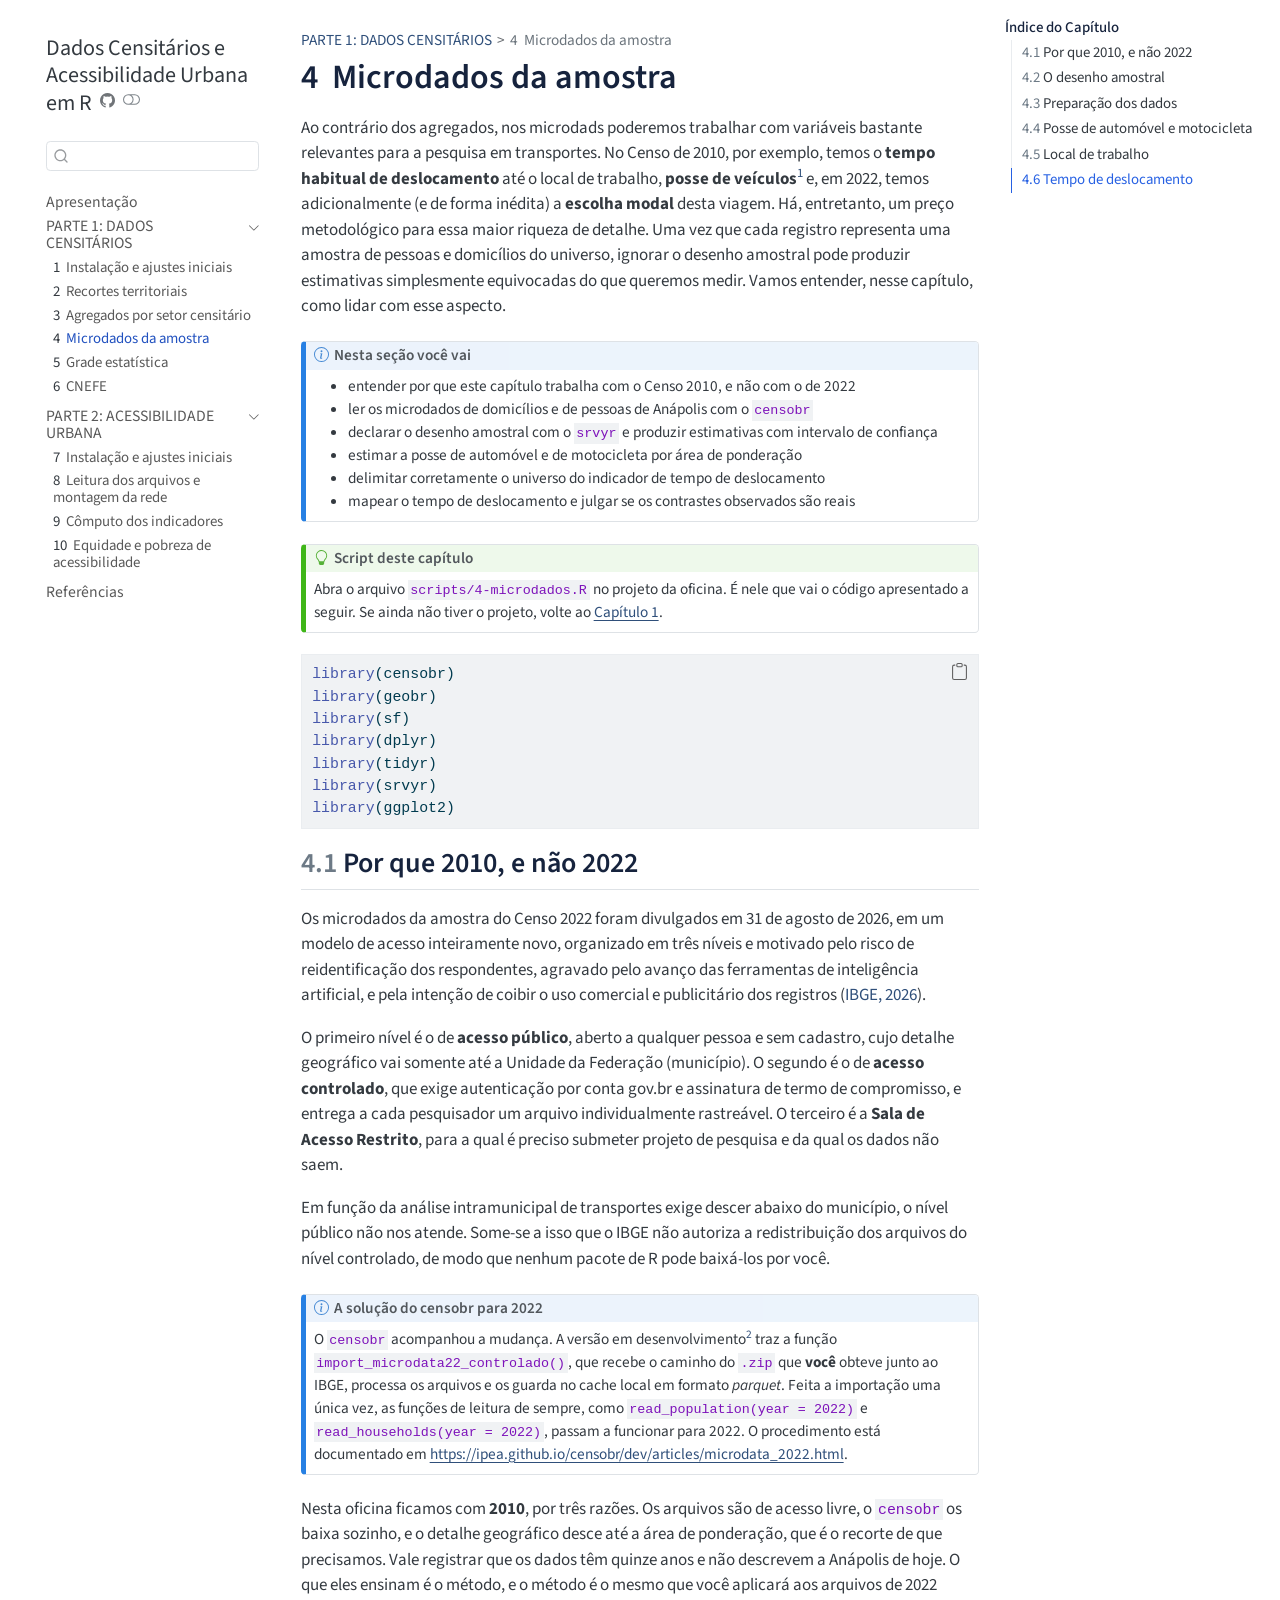
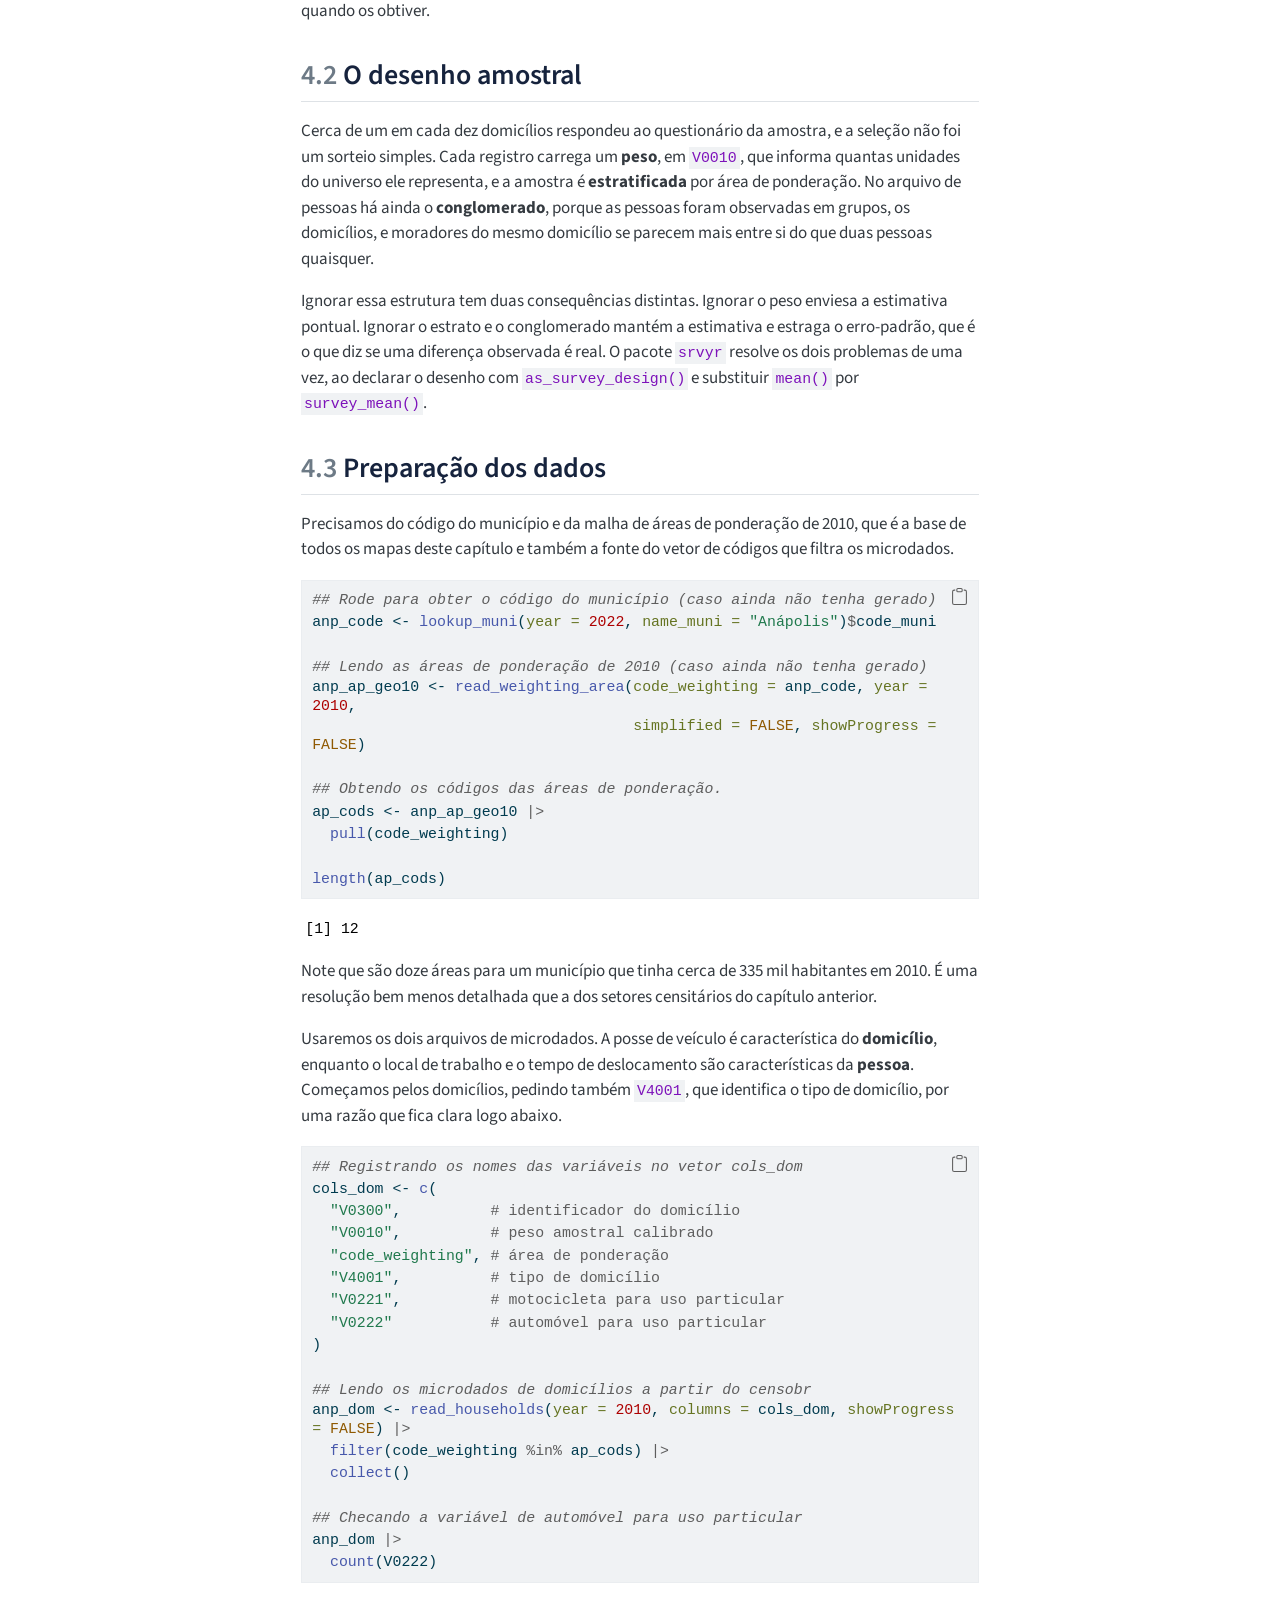
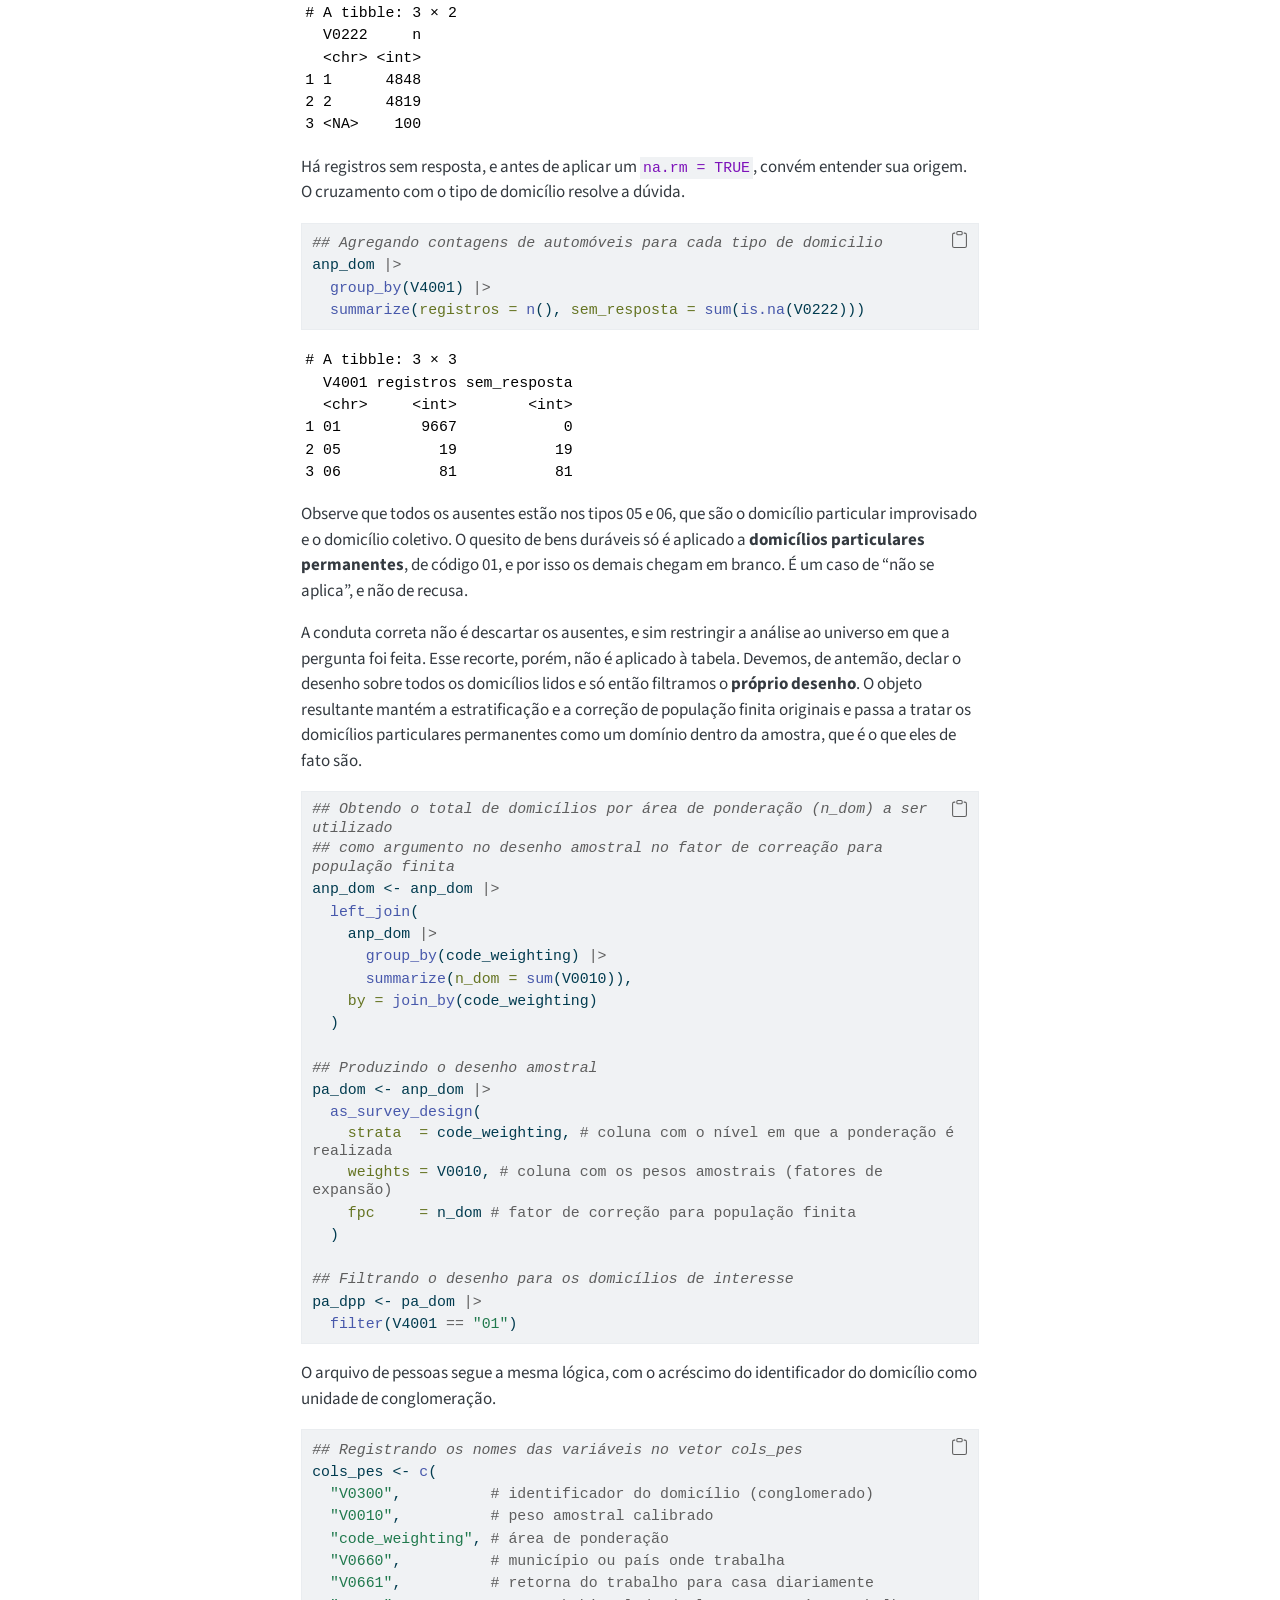
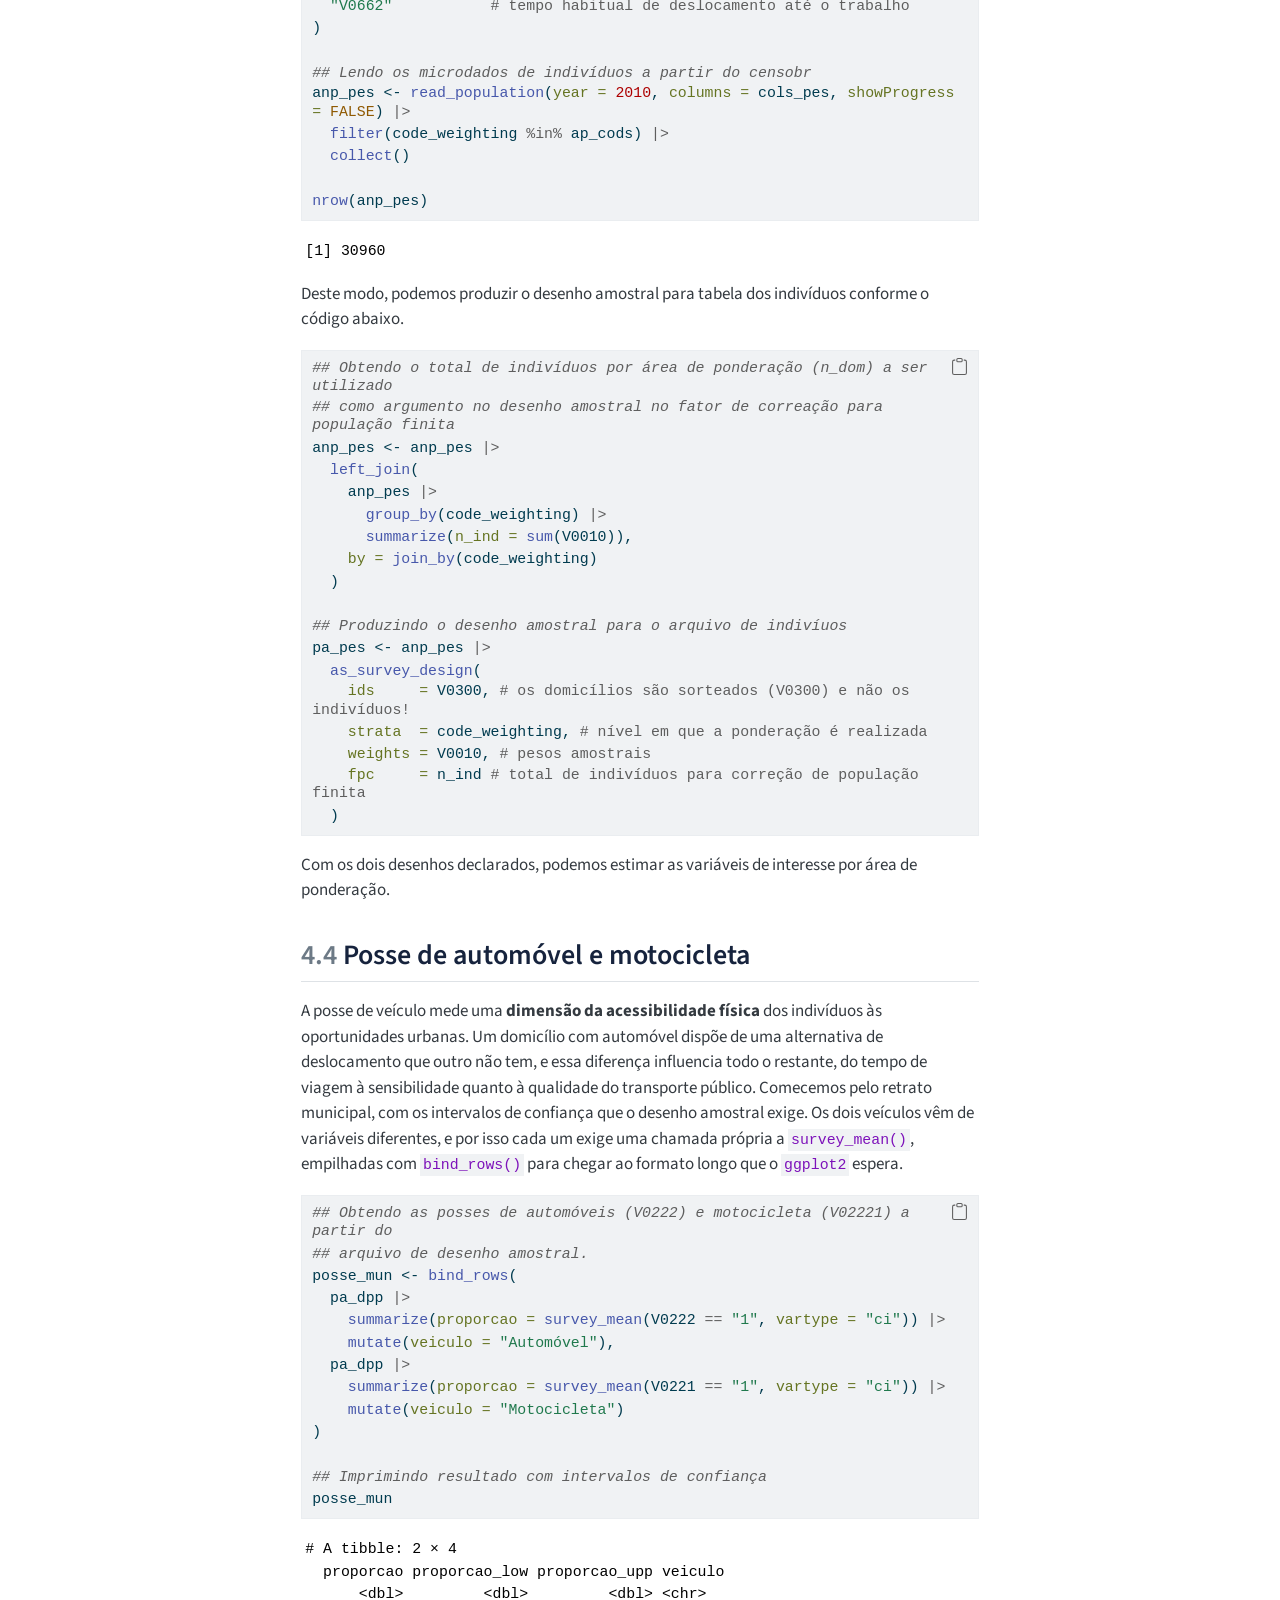
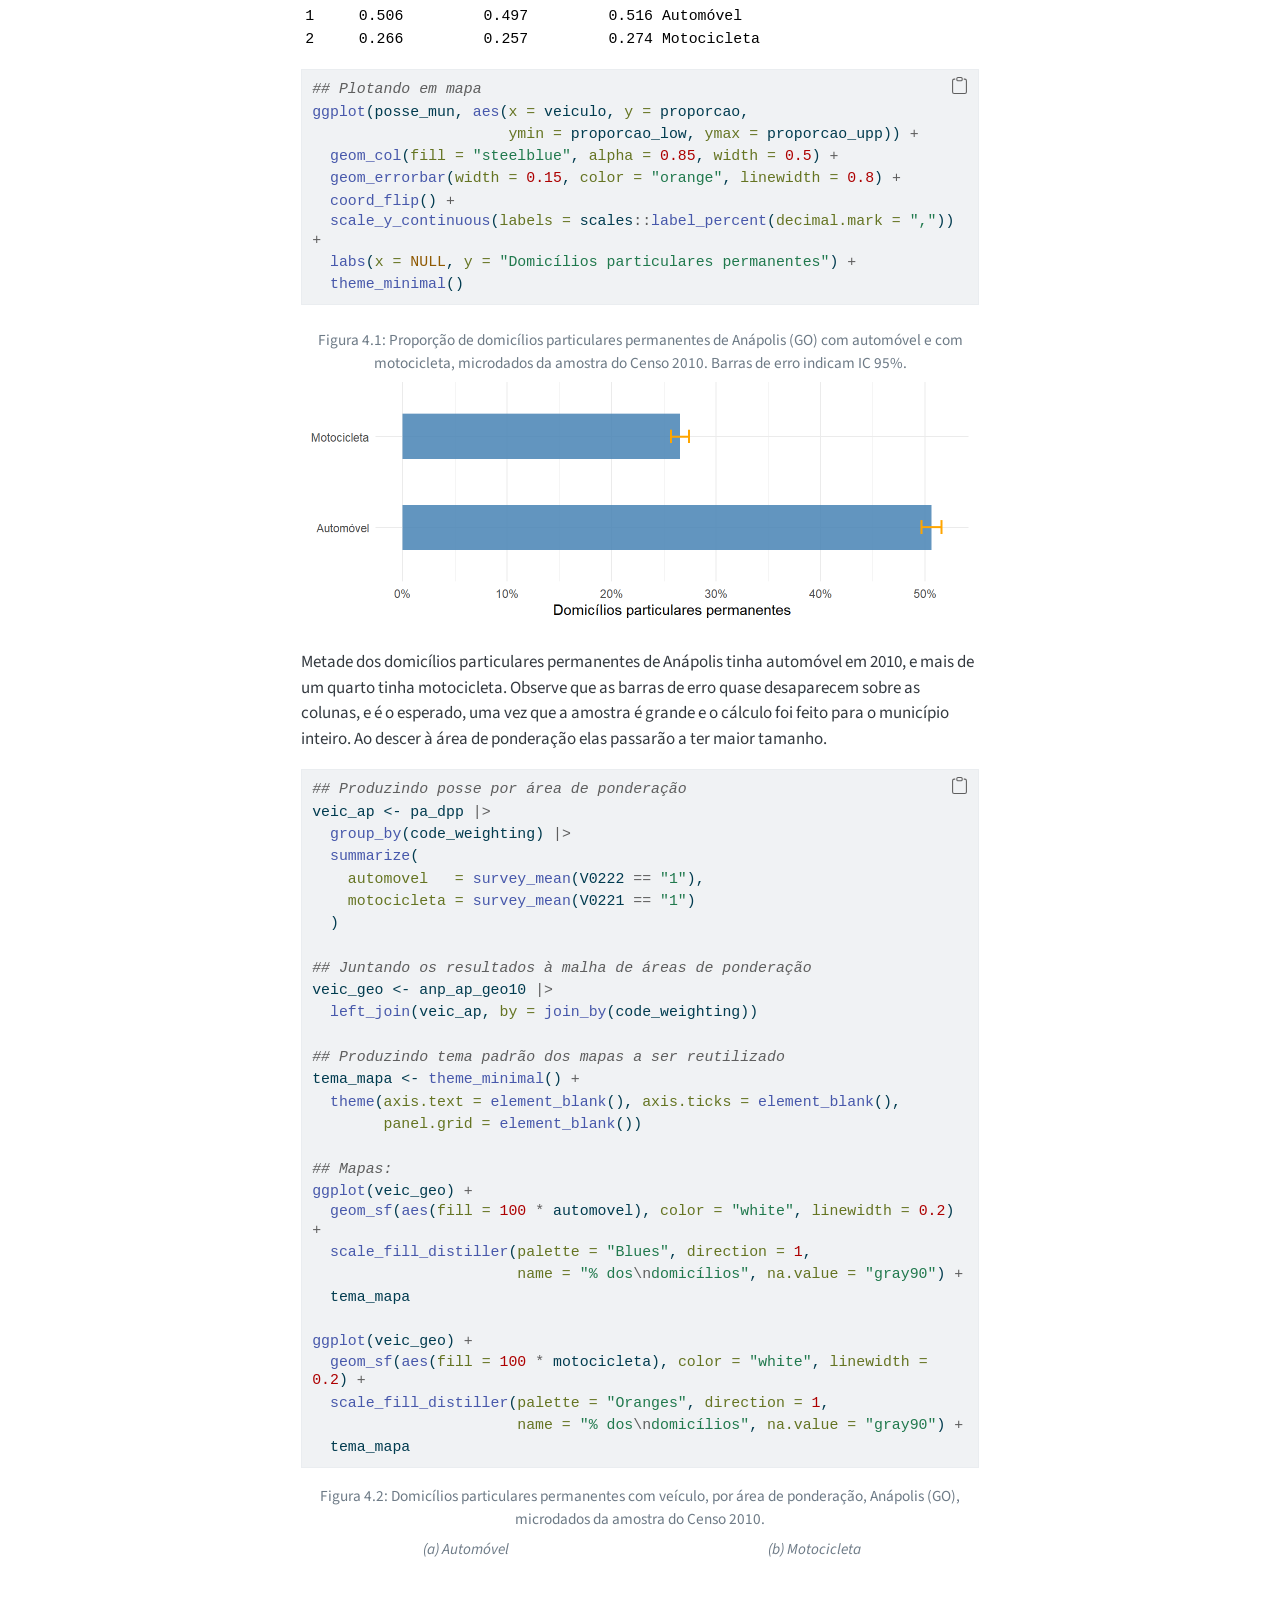
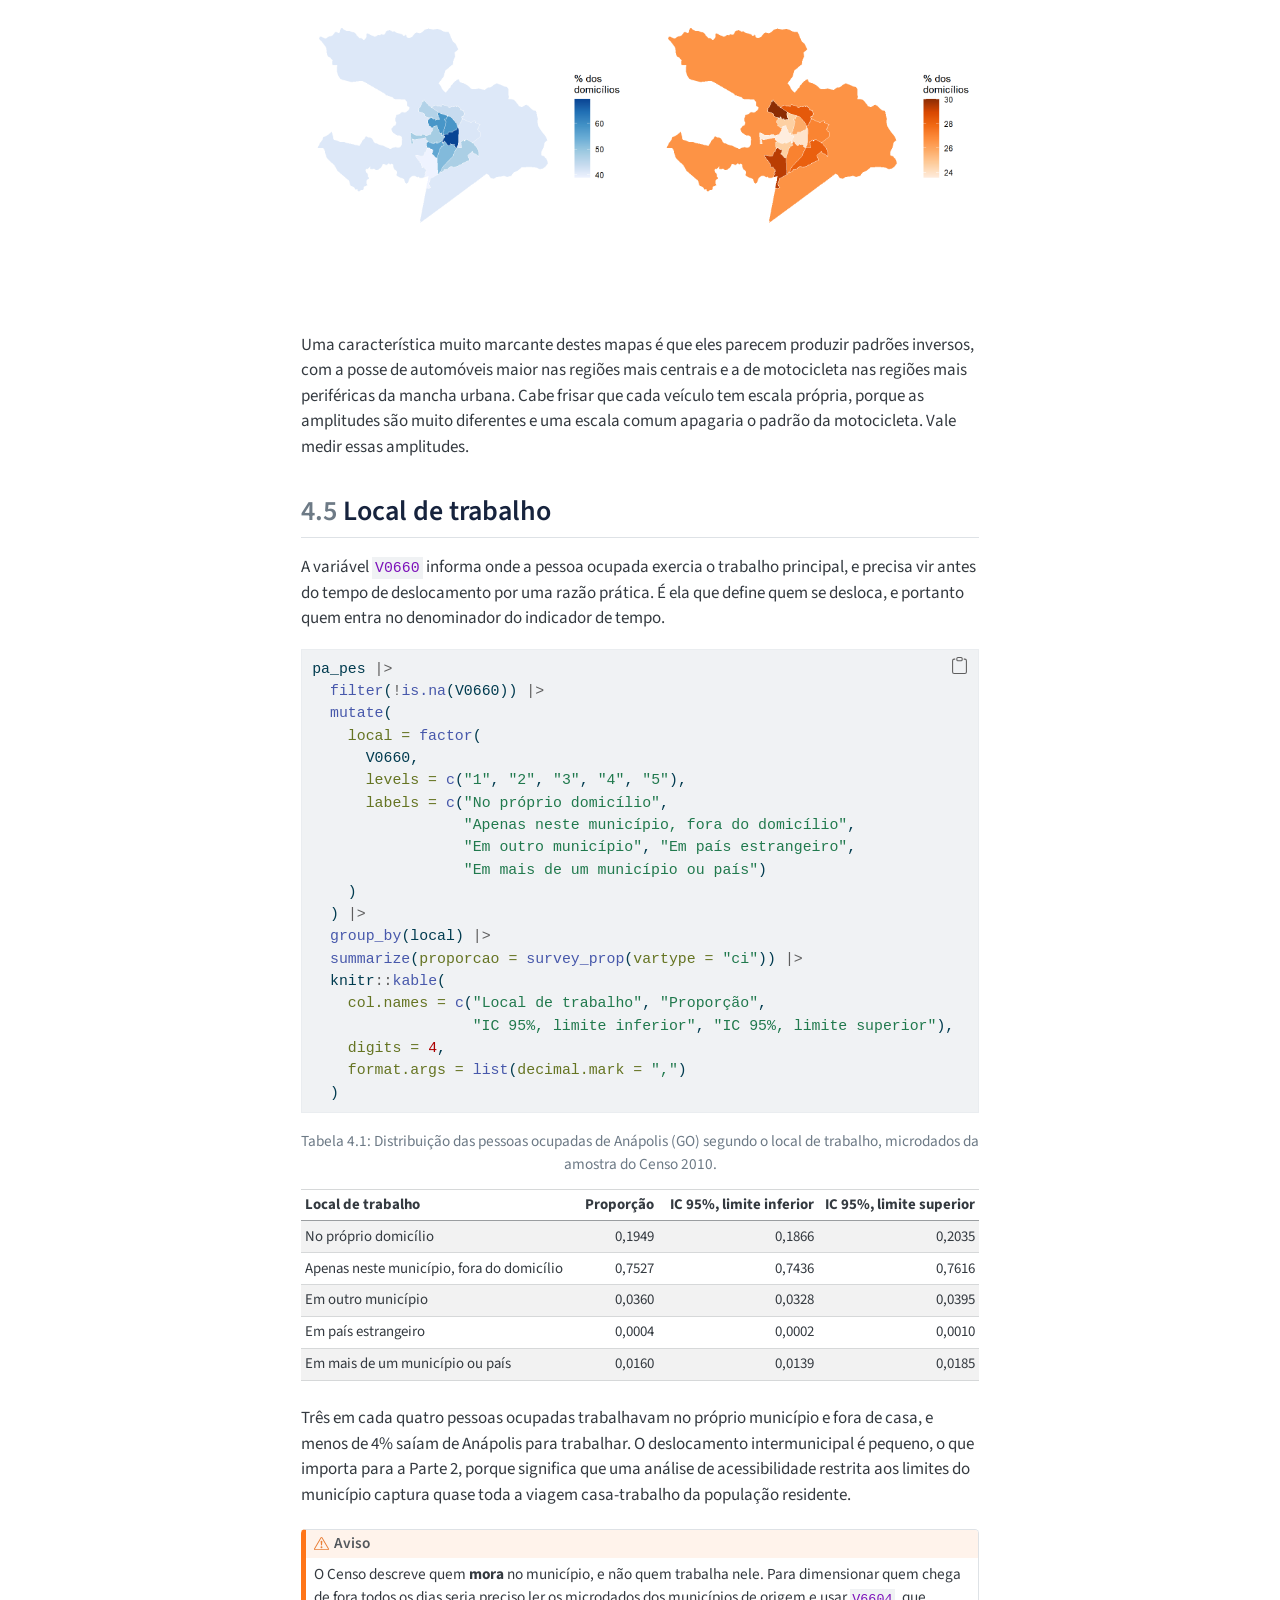
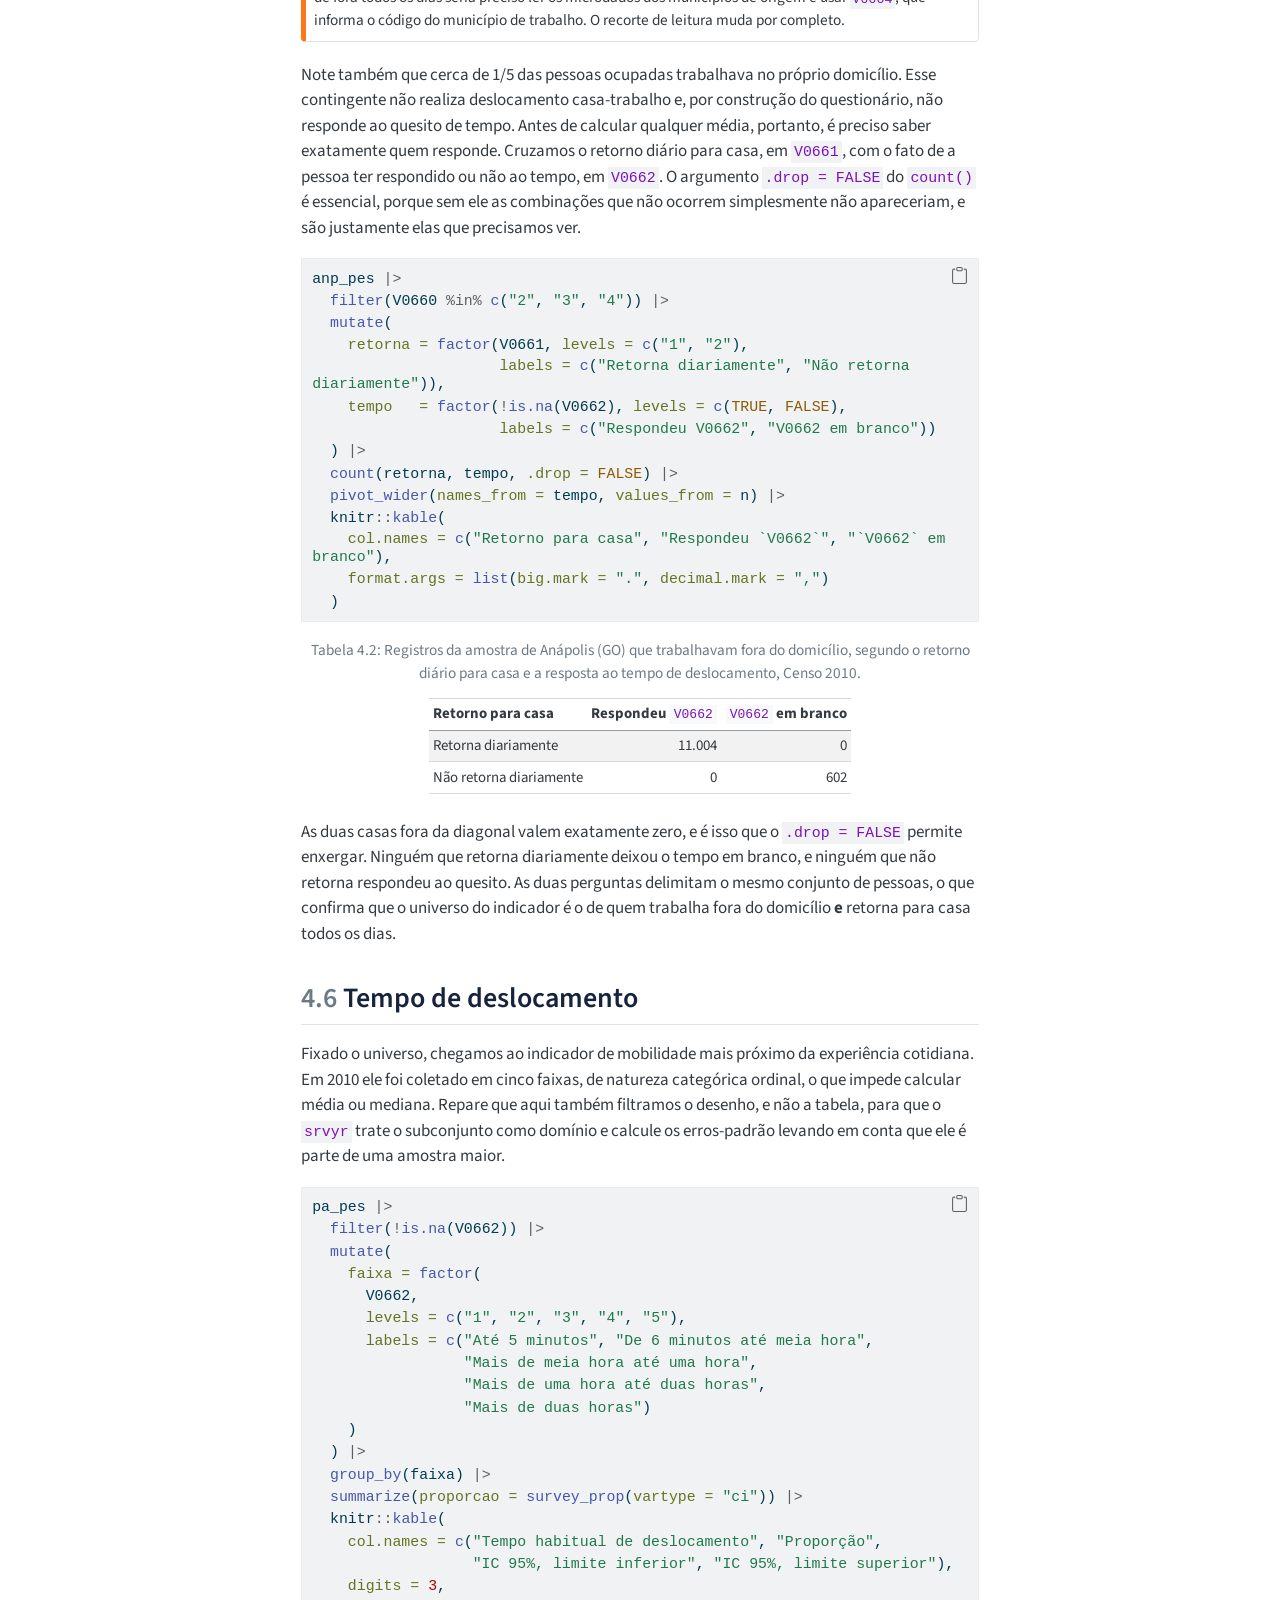
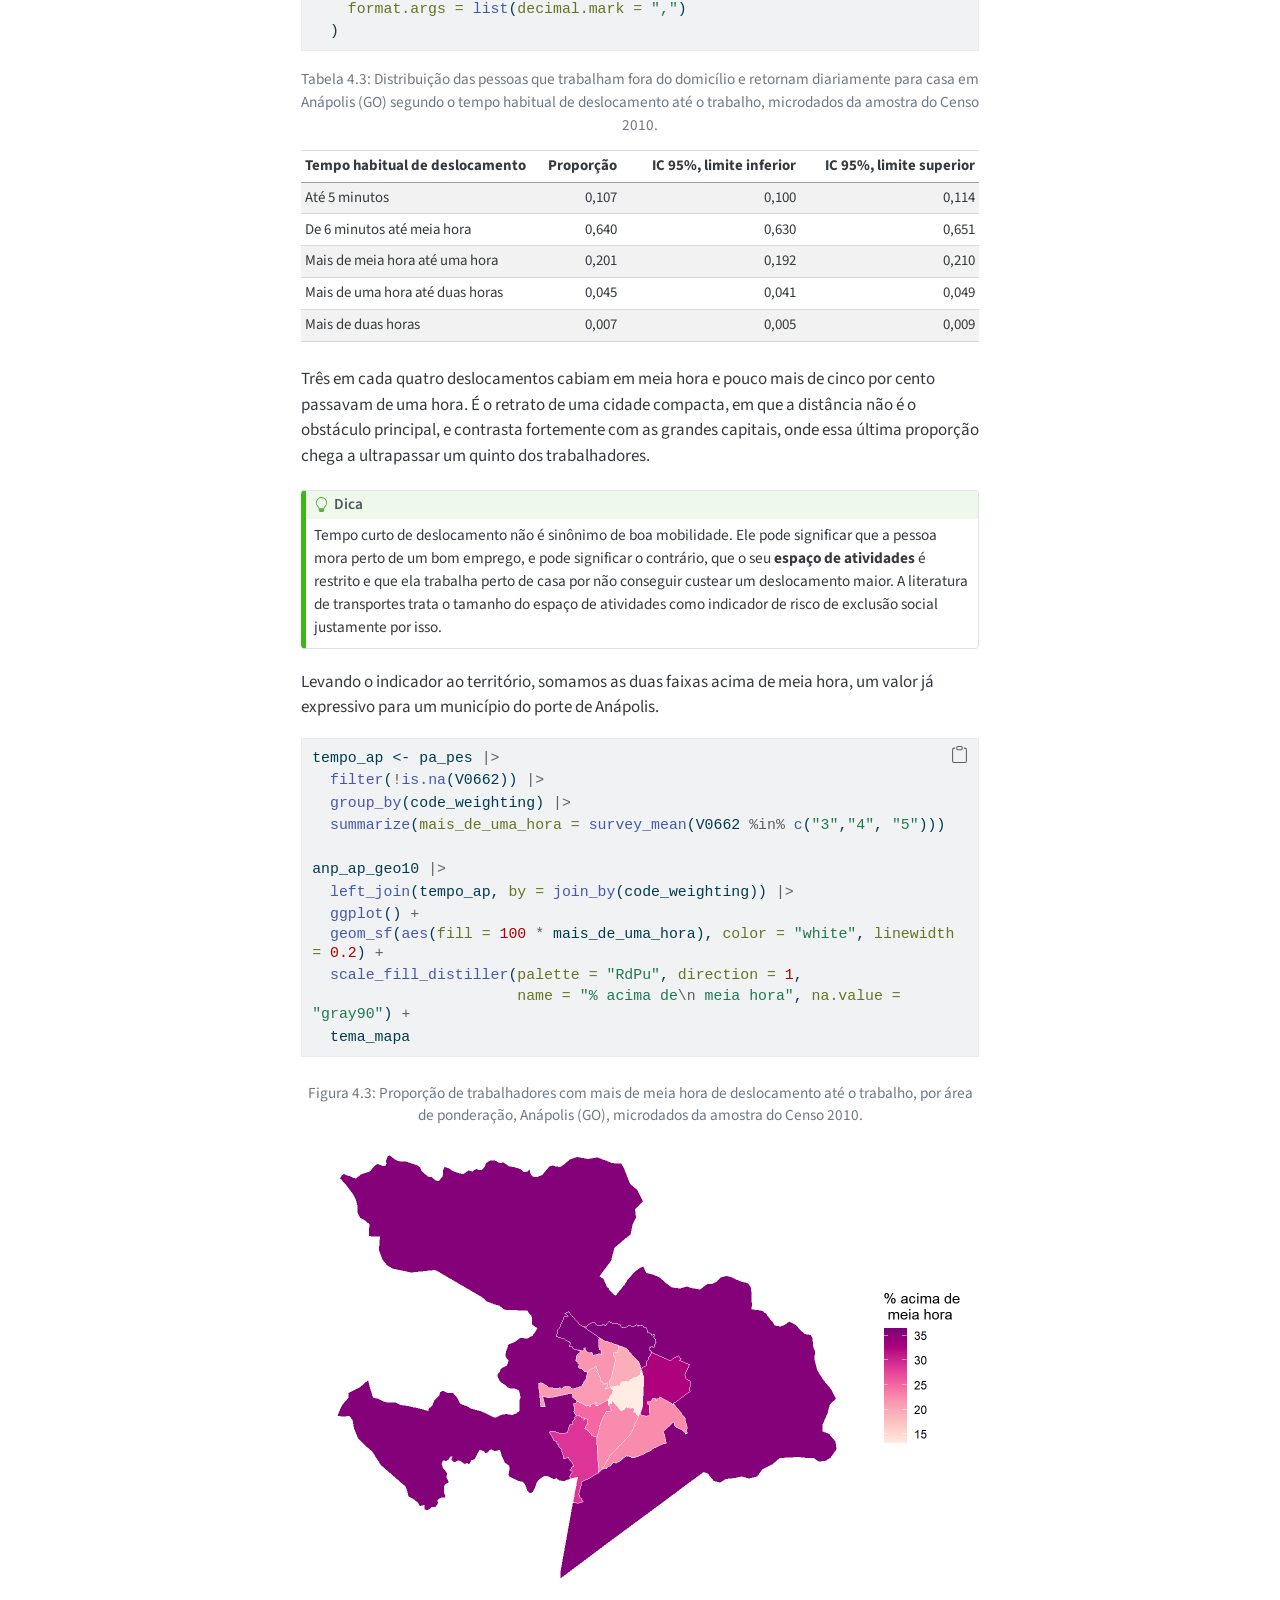
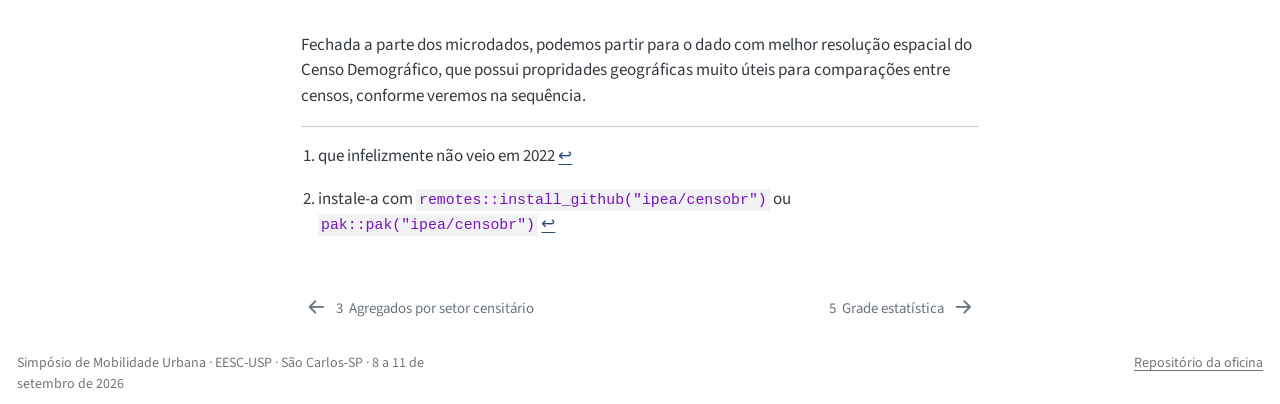
<file: docs/4-microdados.html>
<!DOCTYPE html>
<html xmlns="http://www.w3.org/1999/xhtml" lang="pt-BR" xml:lang="pt-BR"><head>

<meta charset="utf-8">
<meta name="generator" content="quarto-1.9.38">

<meta name="viewport" content="width=device-width, initial-scale=1.0, user-scalable=yes">


<title>4&nbsp; Microdados da amostra – Dados Censitários e Acessibilidade Urbana em R</title>
<style>
/* Default styles provided by pandoc.
** See https://pandoc.org/MANUAL.html#variables-for-html for config info.
*/
code{white-space: pre-wrap;}
span.smallcaps{font-variant: small-caps;}
div.columns{display: flex; gap: min(4vw, 1.5em);}
div.column{flex: auto; overflow-x: auto;}
div.hanging-indent{margin-left: 1.5em; text-indent: -1.5em;}
ul.task-list{list-style: none;}
ul.task-list li input[type="checkbox"] {
  width: 0.8em;
  margin: 0 0.8em 0.2em -1em; /* quarto-specific, see https://github.com/quarto-dev/quarto-cli/issues/4556 */ 
  vertical-align: middle;
}
/* CSS for syntax highlighting */
html { -webkit-text-size-adjust: 100%; }
pre > code.sourceCode { white-space: pre; position: relative; }
pre > code.sourceCode > span { display: inline-block; line-height: 1.25; }
pre > code.sourceCode > span:empty { height: 1.2em; }
.sourceCode { overflow: visible; }
code.sourceCode > span { color: inherit; text-decoration: inherit; }
div.sourceCode { margin: 1em 0; }
pre.sourceCode { margin: 0; }
@media screen {
div.sourceCode { overflow: auto; }
}
@media print {
pre > code.sourceCode { white-space: pre-wrap; }
pre > code.sourceCode > span { text-indent: -5em; padding-left: 5em; }
}
pre.numberSource code
  { counter-reset: source-line 0; }
pre.numberSource code > span
  { position: relative; left: -4em; counter-increment: source-line; }
pre.numberSource code > span > a:first-child::before
  { content: counter(source-line);
    position: relative; left: -1em; text-align: right; vertical-align: baseline;
    border: none; display: inline-block;
    -webkit-touch-callout: none; -webkit-user-select: none;
    -khtml-user-select: none; -moz-user-select: none;
    -ms-user-select: none; user-select: none;
    padding: 0 4px; width: 4em;
  }
pre.numberSource { margin-left: 3em;  padding-left: 4px; }
div.sourceCode
  {   }
@media screen {
pre > code.sourceCode > span > a:first-child::before { text-decoration: underline; }
}
/* CSS for citations */
div.csl-bib-body { }
div.csl-entry {
  clear: both;
  margin-bottom: 0em;
}
.hanging-indent div.csl-entry {
  margin-left:2em;
  text-indent:-2em;
}
div.csl-left-margin {
  min-width:2em;
  float:left;
}
div.csl-right-inline {
  margin-left:2em;
  padding-left:1em;
}
div.csl-indent {
  margin-left: 2em;
}</style>


<script src="site_libs/quarto-nav/quarto-nav.js"></script>
<script src="site_libs/quarto-nav/headroom.min.js"></script>
<script src="site_libs/clipboard/clipboard.min.js"></script>
<script src="site_libs/quarto-search/autocomplete.umd.js"></script>
<script src="site_libs/quarto-search/fuse.min.js"></script>
<script src="site_libs/quarto-search/quarto-search.js"></script>
<meta name="quarto:offset" content="./">
<link href="./5-grade-estatistica.html" rel="next">
<link href="./3-agregados.html" rel="prev">
<script src="site_libs/quarto-html/quarto.js" type="module"></script>
<script src="site_libs/quarto-html/tabsets/tabsets.js" type="module"></script>
<script src="site_libs/quarto-html/popper.min.js"></script>
<script src="site_libs/quarto-html/tippy.umd.min.js"></script>
<script src="site_libs/quarto-html/anchor.min.js"></script>
<link href="site_libs/quarto-html/tippy.css" rel="stylesheet">
<link href="site_libs/quarto-html/quarto-syntax-highlighting-15634bcf2e68342d4ad2dfa704d543f6.css" rel="stylesheet" class="quarto-color-scheme" id="quarto-text-highlighting-styles">
<link href="site_libs/quarto-html/quarto-syntax-highlighting-dark-0a6b7249c26820e032cb0bd839ff02b1.css" rel="stylesheet" class="quarto-color-scheme quarto-color-alternate" id="quarto-text-highlighting-styles">
<link href="site_libs/quarto-html/quarto-syntax-highlighting-15634bcf2e68342d4ad2dfa704d543f6.css" rel="stylesheet" class="quarto-color-scheme-extra" id="quarto-text-highlighting-styles">
<script src="site_libs/bootstrap/bootstrap.min.js"></script>
<link href="site_libs/bootstrap/bootstrap-icons.css" rel="stylesheet">
<link href="site_libs/bootstrap/bootstrap-ec8eff129d6f50c8392963982e963180.min.css" rel="stylesheet" append-hash="true" class="quarto-color-scheme" id="quarto-bootstrap" data-mode="light">
<link href="site_libs/bootstrap/bootstrap-dark-f725026034374060f4de44a7d1da3a6e.min.css" rel="stylesheet" append-hash="true" class="quarto-color-scheme quarto-color-alternate" id="quarto-bootstrap" data-mode="dark">
<link href="site_libs/bootstrap/bootstrap-ec8eff129d6f50c8392963982e963180.min.css" rel="stylesheet" append-hash="true" class="quarto-color-scheme-extra" id="quarto-bootstrap" data-mode="light">
<script id="quarto-search-options" type="application/json">{
  "location": "sidebar",
  "copy-button": false,
  "collapse-after": 3,
  "panel-placement": "start",
  "type": "textbox",
  "limit": 50,
  "keyboard-shortcut": [
    "f",
    "/",
    "s"
  ],
  "show-item-context": false,
  "language": {
    "search-no-results-text": "Nenhum resultado",
    "search-matching-documents-text": "documentos correspondentes",
    "search-copy-link-title": "Copiar link para a busca",
    "search-hide-matches-text": "Esconder correspondências adicionais",
    "search-more-match-text": "mais correspondência neste documento",
    "search-more-matches-text": "mais correspondências neste documento",
    "search-clear-button-title": "Limpar",
    "search-text-placeholder": "",
    "search-detached-cancel-button-title": "Cancelar",
    "search-submit-button-title": "Enviar",
    "search-label": "Procurar"
  }
}</script>


<link rel="stylesheet" href="custom.css">
<meta property="og:title" content="4&nbsp; Microdados da amostra – Dados Censitários e Acessibilidade Urbana em R">
<meta property="og:description" content="">
<meta property="og:image" content="https://pedreirajr.github.io/workshop_censo_acc_smu2026/4-microdados_files/figure-html/fig-posse-anapolis-1.png">
<meta property="og:site_name" content="Dados Censitários e Acessibilidade Urbana em R">
<meta property="og:image:height" content="499">
<meta property="og:image:width" content="1344">
</head>

<body class="nav-sidebar floating quarto-light"><script id="quarto-html-before-body" type="application/javascript">
    const toggleBodyColorMode = (bsSheetEl) => {
      const mode = bsSheetEl.getAttribute("data-mode");
      const bodyEl = window.document.querySelector("body");
      if (mode === "dark") {
        bodyEl.classList.add("quarto-dark");
        bodyEl.classList.remove("quarto-light");
      } else {
        bodyEl.classList.add("quarto-light");
        bodyEl.classList.remove("quarto-dark");
      }
    }
    const toggleBodyColorPrimary = () => {
      const bsSheetEl = window.document.querySelector("link#quarto-bootstrap:not([rel=disabled-stylesheet])");
      if (bsSheetEl) {
        toggleBodyColorMode(bsSheetEl);
      }
    }
    const setColorSchemeToggle = (alternate) => {
      const toggles = window.document.querySelectorAll('.quarto-color-scheme-toggle');
      for (let i=0; i < toggles.length; i++) {
        const toggle = toggles[i];
        if (toggle) {
          if (alternate) {
            toggle.classList.add("alternate");
          } else {
            toggle.classList.remove("alternate");
          }
        }
      }
    };
    const toggleColorMode = (alternate) => {
      // Switch the stylesheets
      const primaryStylesheets = window.document.querySelectorAll('link.quarto-color-scheme:not(.quarto-color-alternate)');
      const alternateStylesheets = window.document.querySelectorAll('link.quarto-color-scheme.quarto-color-alternate');
      manageTransitions('#quarto-margin-sidebar .nav-link', false);
      if (alternate) {
        // note: dark is layered on light, we don't disable primary!
        enableStylesheet(alternateStylesheets);
        for (const sheetNode of alternateStylesheets) {
          if (sheetNode.id === "quarto-bootstrap") {
            toggleBodyColorMode(sheetNode);
          }
        }
      } else {
        disableStylesheet(alternateStylesheets);
        enableStylesheet(primaryStylesheets)
        toggleBodyColorPrimary();
      }
      manageTransitions('#quarto-margin-sidebar .nav-link', true);
      // Switch the toggles
      setColorSchemeToggle(alternate)
      // Hack to workaround the fact that safari doesn't
      // properly recolor the scrollbar when toggling (#1455)
      if (navigator.userAgent.indexOf('Safari') > 0 && navigator.userAgent.indexOf('Chrome') == -1) {
        manageTransitions("body", false);
        window.scrollTo(0, 1);
        setTimeout(() => {
          window.scrollTo(0, 0);
          manageTransitions("body", true);
        }, 40);
      }
    }
    const disableStylesheet = (stylesheets) => {
      for (let i=0; i < stylesheets.length; i++) {
        const stylesheet = stylesheets[i];
        stylesheet.rel = 'disabled-stylesheet';
      }
    }
    const enableStylesheet = (stylesheets) => {
      for (let i=0; i < stylesheets.length; i++) {
        const stylesheet = stylesheets[i];
        if(stylesheet.rel !== 'stylesheet') { // for Chrome, which will still FOUC without this check
          stylesheet.rel = 'stylesheet';
        }
      }
    }
    const manageTransitions = (selector, allowTransitions) => {
      const els = window.document.querySelectorAll(selector);
      for (let i=0; i < els.length; i++) {
        const el = els[i];
        if (allowTransitions) {
          el.classList.remove('notransition');
        } else {
          el.classList.add('notransition');
        }
      }
    }
    const isFileUrl = () => {
      return window.location.protocol === 'file:';
    }
    const hasAlternateSentinel = () => {
      let styleSentinel = getColorSchemeSentinel();
      if (styleSentinel !== null) {
        return styleSentinel === "alternate";
      } else {
        return false;
      }
    }
    const setStyleSentinel = (alternate) => {
      const value = alternate ? "alternate" : "default";
      if (!isFileUrl()) {
        window.localStorage.setItem("quarto-color-scheme", value);
      } else {
        localAlternateSentinel = value;
      }
    }
    const getColorSchemeSentinel = () => {
      if (!isFileUrl()) {
        const storageValue = window.localStorage.getItem("quarto-color-scheme");
        return storageValue != null ? storageValue : localAlternateSentinel;
      } else {
        return localAlternateSentinel;
      }
    }
    const toggleGiscusIfUsed = (isAlternate, darkModeDefault) => {
      const baseTheme = document.querySelector('#giscus-base-theme')?.value ?? 'light';
      const alternateTheme = document.querySelector('#giscus-alt-theme')?.value ?? 'dark';
      let newTheme = '';
      if(authorPrefersDark) {
        newTheme = isAlternate ? baseTheme : alternateTheme;
      } else {
        newTheme = isAlternate ? alternateTheme : baseTheme;
      }
      const changeGiscusTheme = () => {
        // From: https://github.com/giscus/giscus/issues/336
        const sendMessage = (message) => {
          const iframe = document.querySelector('iframe.giscus-frame');
          if (!iframe) return;
          iframe.contentWindow.postMessage({ giscus: message }, 'https://giscus.app');
        }
        sendMessage({
          setConfig: {
            theme: newTheme
          }
        });
      }
      const isGiscussLoaded = window.document.querySelector('iframe.giscus-frame') !== null;
      if (isGiscussLoaded) {
        changeGiscusTheme();
      }
    };
    const authorPrefersDark = false;
    const darkModeDefault = authorPrefersDark;
      document.querySelector('link#quarto-text-highlighting-styles.quarto-color-scheme-extra').rel = 'disabled-stylesheet';
      document.querySelector('link#quarto-bootstrap.quarto-color-scheme-extra').rel = 'disabled-stylesheet';
    let localAlternateSentinel = darkModeDefault ? 'alternate' : 'default';
    // Dark / light mode switch
    window.quartoToggleColorScheme = () => {
      // Read the current dark / light value
      let toAlternate = !hasAlternateSentinel();
      toggleColorMode(toAlternate);
      setStyleSentinel(toAlternate);
      toggleGiscusIfUsed(toAlternate, darkModeDefault);
      window.dispatchEvent(new Event('resize'));
    };
    // Switch to dark mode if need be
    if (hasAlternateSentinel()) {
      toggleColorMode(true);
    } else {
      toggleColorMode(false);
    }
  </script>

<div id="quarto-search-results"></div>
  <header id="quarto-header" class="headroom fixed-top">
  <nav class="quarto-secondary-nav">
    <div class="container-fluid d-flex">
      <button type="button" class="quarto-btn-toggle btn" data-bs-toggle="collapse" role="button" data-bs-target=".quarto-sidebar-collapse-item" aria-controls="quarto-sidebar" aria-expanded="false" aria-label="Alternar barra lateral" onclick="if (window.quartoToggleHeadroom) { window.quartoToggleHeadroom(); }">
        <i class="bi bi-layout-text-sidebar-reverse"></i>
      </button>
        <nav class="quarto-page-breadcrumbs" aria-label="breadcrumb"><ol class="breadcrumb"><li class="breadcrumb-item"><a href="./1-instalacao.html">PARTE 1: DADOS CENSITÁRIOS</a></li><li class="breadcrumb-item"><a href="./4-microdados.html"><span class="chapter-number">4</span>&nbsp; <span class="chapter-title">Microdados da amostra</span></a></li></ol></nav>
        <a class="flex-grow-1" role="navigation" data-bs-toggle="collapse" data-bs-target=".quarto-sidebar-collapse-item" aria-controls="quarto-sidebar" aria-expanded="false" aria-label="Alternar barra lateral" onclick="if (window.quartoToggleHeadroom) { window.quartoToggleHeadroom(); }">      
        </a>
      <button type="button" class="btn quarto-search-button" aria-label="Procurar" onclick="window.quartoOpenSearch();">
        <i class="bi bi-search"></i>
      </button>
    </div>
  </nav>
</header>
<!-- content -->
<div id="quarto-content" class="quarto-container page-columns page-rows-contents page-layout-article">
<!-- sidebar -->
  <nav id="quarto-sidebar" class="sidebar collapse collapse-horizontal quarto-sidebar-collapse-item sidebar-navigation floating overflow-auto">
    <div class="pt-lg-2 mt-2 text-left sidebar-header">
    <div class="sidebar-title mb-0 py-0">
      <a href="./">Dados Censitários e Acessibilidade Urbana em R</a> 
        <div class="sidebar-tools-main">
    <a href="https://github.com/pedreirajr/workshop_censo_acc_smu2026" title="Código fonte" class="quarto-navigation-tool px-1" aria-label="Código fonte"><i class="bi bi-github"></i></a>
  <a href="" class="quarto-color-scheme-toggle quarto-navigation-tool  px-1" onclick="window.quartoToggleColorScheme(); return false;" title="Alternar modo escuro"><i class="bi"></i></a>
</div>
    </div>
      </div>
        <div class="mt-2 flex-shrink-0 align-items-center">
        <div class="sidebar-search">
        <div id="quarto-search" class="" title="Procurar"></div>
        </div>
        </div>
    <div class="sidebar-menu-container"> 
    <ul class="list-unstyled mt-1">
        <li class="sidebar-item">
  <div class="sidebar-item-container"> 
  <a href="./index.html" class="sidebar-item-text sidebar-link">
 <span class="menu-text">Apresentação</span></a>
  </div>
</li>
        <li class="sidebar-item sidebar-item-section">
      <div class="sidebar-item-container"> 
            <a class="sidebar-item-text sidebar-link text-start" data-bs-toggle="collapse" data-bs-target="#quarto-sidebar-section-1" role="navigation" aria-expanded="true">
 <span class="menu-text">PARTE 1: DADOS CENSITÁRIOS</span></a>
          <a class="sidebar-item-toggle text-start" data-bs-toggle="collapse" data-bs-target="#quarto-sidebar-section-1" role="navigation" aria-expanded="true" aria-label="Alternar seção">
            <i class="bi bi-chevron-right ms-2"></i>
          </a> 
      </div>
      <ul id="quarto-sidebar-section-1" class="collapse list-unstyled sidebar-section depth1 show">  
          <li class="sidebar-item">
  <div class="sidebar-item-container"> 
  <a href="./1-instalacao.html" class="sidebar-item-text sidebar-link">
 <span class="menu-text"><span class="chapter-number">1</span>&nbsp; <span class="chapter-title">Instalação e ajustes iniciais</span></span></a>
  </div>
</li>
          <li class="sidebar-item">
  <div class="sidebar-item-container"> 
  <a href="./2-recortes-territoriais.html" class="sidebar-item-text sidebar-link">
 <span class="menu-text"><span class="chapter-number">2</span>&nbsp; <span class="chapter-title">Recortes territoriais</span></span></a>
  </div>
</li>
          <li class="sidebar-item">
  <div class="sidebar-item-container"> 
  <a href="./3-agregados.html" class="sidebar-item-text sidebar-link">
 <span class="menu-text"><span class="chapter-number">3</span>&nbsp; <span class="chapter-title">Agregados por setor censitário</span></span></a>
  </div>
</li>
          <li class="sidebar-item">
  <div class="sidebar-item-container"> 
  <a href="./4-microdados.html" class="sidebar-item-text sidebar-link active">
 <span class="menu-text"><span class="chapter-number">4</span>&nbsp; <span class="chapter-title">Microdados da amostra</span></span></a>
  </div>
</li>
          <li class="sidebar-item">
  <div class="sidebar-item-container"> 
  <a href="./5-grade-estatistica.html" class="sidebar-item-text sidebar-link">
 <span class="menu-text"><span class="chapter-number">5</span>&nbsp; <span class="chapter-title">Grade estatística</span></span></a>
  </div>
</li>
          <li class="sidebar-item">
  <div class="sidebar-item-container"> 
  <a href="./6-cnefe.html" class="sidebar-item-text sidebar-link">
 <span class="menu-text"><span class="chapter-number">6</span>&nbsp; <span class="chapter-title">CNEFE</span></span></a>
  </div>
</li>
      </ul>
  </li>
        <li class="sidebar-item sidebar-item-section">
      <div class="sidebar-item-container"> 
            <a class="sidebar-item-text sidebar-link text-start" data-bs-toggle="collapse" data-bs-target="#quarto-sidebar-section-2" role="navigation" aria-expanded="true">
 <span class="menu-text">PARTE 2: ACESSIBILIDADE URBANA</span></a>
          <a class="sidebar-item-toggle text-start" data-bs-toggle="collapse" data-bs-target="#quarto-sidebar-section-2" role="navigation" aria-expanded="true" aria-label="Alternar seção">
            <i class="bi bi-chevron-right ms-2"></i>
          </a> 
      </div>
      <ul id="quarto-sidebar-section-2" class="collapse list-unstyled sidebar-section depth1 show">  
          <li class="sidebar-item">
  <div class="sidebar-item-container"> 
  <a href="./7-instalacao-r5r.html" class="sidebar-item-text sidebar-link">
 <span class="menu-text"><span class="chapter-number">7</span>&nbsp; <span class="chapter-title">Instalação e ajustes iniciais</span></span></a>
  </div>
</li>
          <li class="sidebar-item">
  <div class="sidebar-item-container"> 
  <a href="./8-rede.html" class="sidebar-item-text sidebar-link">
 <span class="menu-text"><span class="chapter-number">8</span>&nbsp; <span class="chapter-title">Leitura dos arquivos e montagem da rede</span></span></a>
  </div>
</li>
          <li class="sidebar-item">
  <div class="sidebar-item-container"> 
  <a href="./9-indicadores.html" class="sidebar-item-text sidebar-link">
 <span class="menu-text"><span class="chapter-number">9</span>&nbsp; <span class="chapter-title">Cômputo dos indicadores</span></span></a>
  </div>
</li>
          <li class="sidebar-item">
  <div class="sidebar-item-container"> 
  <a href="./10-equidade.html" class="sidebar-item-text sidebar-link">
 <span class="menu-text"><span class="chapter-number">10</span>&nbsp; <span class="chapter-title">Equidade e pobreza de acessibilidade</span></span></a>
  </div>
</li>
      </ul>
  </li>
        <li class="sidebar-item">
  <div class="sidebar-item-container"> 
  <a href="./referencias.html" class="sidebar-item-text sidebar-link">
 <span class="menu-text">Referências</span></a>
  </div>
</li>
    </ul>
    </div>
</nav>
<div id="quarto-sidebar-glass" class="quarto-sidebar-collapse-item" data-bs-toggle="collapse" data-bs-target=".quarto-sidebar-collapse-item"></div>
<!-- margin-sidebar -->
    <div id="quarto-margin-sidebar" class="sidebar margin-sidebar">
        <nav id="TOC" role="doc-toc" class="toc-active">
    <h2 id="toc-title">Índice do Capítulo</h2>
   
  <ul>
  <li><a href="#por-que-2010-e-não-2022" id="toc-por-que-2010-e-não-2022" class="nav-link active" data-scroll-target="#por-que-2010-e-não-2022"><span class="header-section-number">4.1</span> Por que 2010, e não 2022</a></li>
  <li><a href="#o-desenho-amostral" id="toc-o-desenho-amostral" class="nav-link" data-scroll-target="#o-desenho-amostral"><span class="header-section-number">4.2</span> O desenho amostral</a></li>
  <li><a href="#preparação-dos-dados" id="toc-preparação-dos-dados" class="nav-link" data-scroll-target="#preparação-dos-dados"><span class="header-section-number">4.3</span> Preparação dos dados</a></li>
  <li><a href="#posse-de-automóvel-e-motocicleta" id="toc-posse-de-automóvel-e-motocicleta" class="nav-link" data-scroll-target="#posse-de-automóvel-e-motocicleta"><span class="header-section-number">4.4</span> Posse de automóvel e motocicleta</a></li>
  <li><a href="#local-de-trabalho" id="toc-local-de-trabalho" class="nav-link" data-scroll-target="#local-de-trabalho"><span class="header-section-number">4.5</span> Local de trabalho</a></li>
  <li><a href="#tempo-de-deslocamento" id="toc-tempo-de-deslocamento" class="nav-link" data-scroll-target="#tempo-de-deslocamento"><span class="header-section-number">4.6</span> Tempo de deslocamento</a></li>
  </ul>
</nav>
    </div>
<!-- main -->
<main class="content" id="quarto-document-content">


<header id="title-block-header" class="quarto-title-block default"><nav class="quarto-page-breadcrumbs quarto-title-breadcrumbs d-none d-lg-block" aria-label="breadcrumb"><ol class="breadcrumb"><li class="breadcrumb-item"><a href="./1-instalacao.html">PARTE 1: DADOS CENSITÁRIOS</a></li><li class="breadcrumb-item"><a href="./4-microdados.html"><span class="chapter-number">4</span>&nbsp; <span class="chapter-title">Microdados da amostra</span></a></li></ol></nav>
<div class="quarto-title">
<h1 class="title"><span class="chapter-number">4</span>&nbsp; <span class="chapter-title">Microdados da amostra</span></h1>
</div>



<div class="quarto-title-meta">

    
  
    
  </div>
  


</header>


<p>Ao contrário dos agregados, nos microdads poderemos trabalhar com variáveis bastante relevantes para a pesquisa em transportes. No Censo de 2010, por exemplo, temos o <strong>tempo habitual de deslocamento</strong> até o local de trabalho, <strong>posse de veículos</strong><a href="#fn1" class="footnote-ref" id="fnref1" role="doc-noteref"><sup>1</sup></a> e, em 2022, temos adicionalmente (e de forma inédita) a <strong>escolha modal</strong> desta viagem. Há, entretanto, um preço metodológico para essa maior riqueza de detalhe. Uma vez que cada registro representa uma amostra de pessoas e domicílios do universo, ignorar o desenho amostral pode produzir estimativas simplesmente equivocadas do que queremos medir. Vamos entender, nesse capítulo, como lidar com esse aspecto.</p>
<div class="callout callout-style-default callout-note callout-titled">
<div class="callout-header d-flex align-content-center">
<div class="callout-icon-container">
<i class="callout-icon"></i>
</div>
<div class="callout-title-container flex-fill">
<span class="screen-reader-only">Nota</span>Nesta seção você vai
</div>
</div>
<div class="callout-body-container callout-body">
<ul>
<li>entender por que este capítulo trabalha com o Censo 2010, e não com o de 2022</li>
<li>ler os microdados de domicílios e de pessoas de Anápolis com o <code>censobr</code></li>
<li>declarar o desenho amostral com o <code>srvyr</code> e produzir estimativas com intervalo de confiança</li>
<li>estimar a posse de automóvel e de motocicleta por área de ponderação</li>
<li>delimitar corretamente o universo do indicador de tempo de deslocamento</li>
<li>mapear o tempo de deslocamento e julgar se os contrastes observados são reais</li>
</ul>
</div>
</div>
<div class="callout callout-style-default callout-tip callout-titled">
<div class="callout-header d-flex align-content-center">
<div class="callout-icon-container">
<i class="callout-icon"></i>
</div>
<div class="callout-title-container flex-fill">
<span class="screen-reader-only">Dica</span>Script deste capítulo
</div>
</div>
<div class="callout-body-container callout-body">
<p>Abra o arquivo <code>scripts/4-microdados.R</code> no projeto da oficina. É nele que vai o código apresentado a seguir. Se ainda não tiver o projeto, volte ao <a href="./1-instalacao.html">Capítulo 1</a>.</p>
</div>
</div>
<div class="cell">
<div class="code-copy-outer-scaffold"><div class="sourceCode cell-code" id="cb1"><pre class="sourceCode r code-with-copy"><code class="sourceCode r"><span id="cb1-1"><a href="#cb1-1" aria-hidden="true" tabindex="-1"></a><span class="fu">library</span>(censobr)</span>
<span id="cb1-2"><a href="#cb1-2" aria-hidden="true" tabindex="-1"></a><span class="fu">library</span>(geobr)</span>
<span id="cb1-3"><a href="#cb1-3" aria-hidden="true" tabindex="-1"></a><span class="fu">library</span>(sf)</span>
<span id="cb1-4"><a href="#cb1-4" aria-hidden="true" tabindex="-1"></a><span class="fu">library</span>(dplyr)</span>
<span id="cb1-5"><a href="#cb1-5" aria-hidden="true" tabindex="-1"></a><span class="fu">library</span>(tidyr)</span>
<span id="cb1-6"><a href="#cb1-6" aria-hidden="true" tabindex="-1"></a><span class="fu">library</span>(srvyr)</span>
<span id="cb1-7"><a href="#cb1-7" aria-hidden="true" tabindex="-1"></a><span class="fu">library</span>(ggplot2)</span></code></pre></div><button title="Copiar para a área de transferência" class="code-copy-button"><i class="bi"></i></button></div>
</div>
<section id="por-que-2010-e-não-2022" class="level2" data-number="4.1">
<h2 data-number="4.1" class="anchored" data-anchor-id="por-que-2010-e-não-2022"><span class="header-section-number">4.1</span> Por que 2010, e não 2022</h2>
<p>Os microdados da amostra do Censo 2022 foram divulgados em 31 de agosto de 2026, em um modelo de acesso inteiramente novo, organizado em três níveis e motivado pelo risco de reidentificação dos respondentes, agravado pelo avanço das ferramentas de inteligência artificial, e pela intenção de coibir o uso comercial e publicitário dos registros <span class="citation" data-cites="ibge_microdados2022">(<a href="referencias.html#ref-ibge_microdados2022" role="doc-biblioref">IBGE, 2026</a>)</span>.</p>
<p>O primeiro nível é o de <strong>acesso público</strong>, aberto a qualquer pessoa e sem cadastro, cujo detalhe geográfico vai somente até a Unidade da Federação (município). O segundo é o de <strong>acesso controlado</strong>, que exige autenticação por conta gov.br e assinatura de termo de compromisso, e entrega a cada pesquisador um arquivo individualmente rastreável. O terceiro é a <strong>Sala de Acesso Restrito</strong>, para a qual é preciso submeter projeto de pesquisa e da qual os dados não saem.</p>
<p>Em função da análise intramunicipal de transportes exige descer abaixo do município, o nível público não nos atende. Some-se a isso que o IBGE não autoriza a redistribuição dos arquivos do nível controlado, de modo que nenhum pacote de R pode baixá-los por você.</p>
<div class="callout callout-style-default callout-note callout-titled">
<div class="callout-header d-flex align-content-center">
<div class="callout-icon-container">
<i class="callout-icon"></i>
</div>
<div class="callout-title-container flex-fill">
<span class="screen-reader-only">Nota</span>A solução do censobr para 2022
</div>
</div>
<div class="callout-body-container callout-body">
<!-- Checar se é ipeaGit mesmo abaixo-->
<p>O <code>censobr</code> acompanhou a mudança. A versão em desenvolvimento<a href="#fn2" class="footnote-ref" id="fnref2" role="doc-noteref"><sup>2</sup></a> traz a função <code>import_microdata22_controlado()</code>, que recebe o caminho do <code>.zip</code> que <strong>você</strong> obteve junto ao IBGE, processa os arquivos e os guarda no cache local em formato <em>parquet</em>. Feita a importação uma única vez, as funções de leitura de sempre, como <code>read_population(year = 2022)</code> e <code>read_households(year = 2022)</code>, passam a funcionar para 2022. O procedimento está documentado em <a href="https://ipea.github.io/censobr/dev/articles/microdata_2022.html" class="uri">https://ipea.github.io/censobr/dev/articles/microdata_2022.html</a>.</p>
</div>
</div>
<p>Nesta oficina ficamos com <strong>2010</strong>, por três razões. Os arquivos são de acesso livre, o <code>censobr</code> os baixa sozinho, e o detalhe geográfico desce até a área de ponderação, que é o recorte de que precisamos. Vale registrar que os dados têm quinze anos e não descrevem a Anápolis de hoje. O que eles ensinam é o método, e o método é o mesmo que você aplicará aos arquivos de 2022 quando os obtiver.</p>
</section>
<section id="o-desenho-amostral" class="level2" data-number="4.2">
<h2 data-number="4.2" class="anchored" data-anchor-id="o-desenho-amostral"><span class="header-section-number">4.2</span> O desenho amostral</h2>
<p>Cerca de um em cada dez domicílios respondeu ao questionário da amostra, e a seleção não foi um sorteio simples. Cada registro carrega um <strong>peso</strong>, em <code>V0010</code>, que informa quantas unidades do universo ele representa, e a amostra é <strong>estratificada</strong> por área de ponderação. No arquivo de pessoas há ainda o <strong>conglomerado</strong>, porque as pessoas foram observadas em grupos, os domicílios, e moradores do mesmo domicílio se parecem mais entre si do que duas pessoas quaisquer.</p>
<p>Ignorar essa estrutura tem duas consequências distintas. Ignorar o peso enviesa a estimativa pontual. Ignorar o estrato e o conglomerado mantém a estimativa e estraga o erro-padrão, que é o que diz se uma diferença observada é real. O pacote <code>srvyr</code> resolve os dois problemas de uma vez, ao declarar o desenho com <code>as_survey_design()</code> e substituir <code>mean()</code> por <code>survey_mean()</code>.</p>
</section>
<section id="preparação-dos-dados" class="level2" data-number="4.3">
<h2 data-number="4.3" class="anchored" data-anchor-id="preparação-dos-dados"><span class="header-section-number">4.3</span> Preparação dos dados</h2>
<p>Precisamos do código do município e da malha de áreas de ponderação de 2010, que é a base de todos os mapas deste capítulo e também a fonte do vetor de códigos que filtra os microdados.</p>
<div class="cell">
<div class="code-copy-outer-scaffold"><div class="sourceCode cell-code" id="cb2"><pre class="sourceCode r code-with-copy"><code class="sourceCode r"><span id="cb2-1"><a href="#cb2-1" aria-hidden="true" tabindex="-1"></a><span class="do">## Rode para obter o código do município (caso ainda não tenha gerado)</span></span>
<span id="cb2-2"><a href="#cb2-2" aria-hidden="true" tabindex="-1"></a>anp_code <span class="ot">&lt;-</span> <span class="fu">lookup_muni</span>(<span class="at">year =</span> <span class="dv">2022</span>, <span class="at">name_muni =</span> <span class="st">"Anápolis"</span>)<span class="sc">$</span>code_muni</span>
<span id="cb2-3"><a href="#cb2-3" aria-hidden="true" tabindex="-1"></a></span>
<span id="cb2-4"><a href="#cb2-4" aria-hidden="true" tabindex="-1"></a><span class="do">## Lendo as áreas de ponderação de 2010 (caso ainda não tenha gerado)</span></span>
<span id="cb2-5"><a href="#cb2-5" aria-hidden="true" tabindex="-1"></a>anp_ap_geo10 <span class="ot">&lt;-</span> <span class="fu">read_weighting_area</span>(<span class="at">code_weighting =</span> anp_code, <span class="at">year =</span> <span class="dv">2010</span>,</span>
<span id="cb2-6"><a href="#cb2-6" aria-hidden="true" tabindex="-1"></a>                                    <span class="at">simplified =</span> <span class="cn">FALSE</span>, <span class="at">showProgress =</span> <span class="cn">FALSE</span>)</span>
<span id="cb2-7"><a href="#cb2-7" aria-hidden="true" tabindex="-1"></a></span>
<span id="cb2-8"><a href="#cb2-8" aria-hidden="true" tabindex="-1"></a><span class="do">## Obtendo os códigos das áreas de ponderação.</span></span>
<span id="cb2-9"><a href="#cb2-9" aria-hidden="true" tabindex="-1"></a>ap_cods <span class="ot">&lt;-</span> anp_ap_geo10 <span class="sc">|&gt;</span></span>
<span id="cb2-10"><a href="#cb2-10" aria-hidden="true" tabindex="-1"></a>  <span class="fu">pull</span>(code_weighting)</span>
<span id="cb2-11"><a href="#cb2-11" aria-hidden="true" tabindex="-1"></a></span>
<span id="cb2-12"><a href="#cb2-12" aria-hidden="true" tabindex="-1"></a><span class="fu">length</span>(ap_cods)</span></code></pre></div><button title="Copiar para a área de transferência" class="code-copy-button"><i class="bi"></i></button></div>
<div class="cell-output cell-output-stdout">
<pre><code>[1] 12</code></pre>
</div>
</div>
<p>Note que são doze áreas para um município que tinha cerca de 335 mil habitantes em 2010. É uma resolução bem menos detalhada que a dos setores censitários do capítulo anterior.</p>
<p>Usaremos os dois arquivos de microdados. A posse de veículo é característica do <strong>domicílio</strong>, enquanto o local de trabalho e o tempo de deslocamento são características da <strong>pessoa</strong>. Começamos pelos domicílios, pedindo também <code>V4001</code>, que identifica o tipo de domicílio, por uma razão que fica clara logo abaixo.</p>
<div class="cell">
<div class="code-copy-outer-scaffold"><div class="sourceCode cell-code" id="cb4"><pre class="sourceCode r code-with-copy"><code class="sourceCode r"><span id="cb4-1"><a href="#cb4-1" aria-hidden="true" tabindex="-1"></a><span class="do">## Registrando os nomes das variáveis no vetor cols_dom</span></span>
<span id="cb4-2"><a href="#cb4-2" aria-hidden="true" tabindex="-1"></a>cols_dom <span class="ot">&lt;-</span> <span class="fu">c</span>(</span>
<span id="cb4-3"><a href="#cb4-3" aria-hidden="true" tabindex="-1"></a>  <span class="st">"V0300"</span>,          <span class="co"># identificador do domicílio</span></span>
<span id="cb4-4"><a href="#cb4-4" aria-hidden="true" tabindex="-1"></a>  <span class="st">"V0010"</span>,          <span class="co"># peso amostral calibrado</span></span>
<span id="cb4-5"><a href="#cb4-5" aria-hidden="true" tabindex="-1"></a>  <span class="st">"code_weighting"</span>, <span class="co"># área de ponderação</span></span>
<span id="cb4-6"><a href="#cb4-6" aria-hidden="true" tabindex="-1"></a>  <span class="st">"V4001"</span>,          <span class="co"># tipo de domicílio</span></span>
<span id="cb4-7"><a href="#cb4-7" aria-hidden="true" tabindex="-1"></a>  <span class="st">"V0221"</span>,          <span class="co"># motocicleta para uso particular</span></span>
<span id="cb4-8"><a href="#cb4-8" aria-hidden="true" tabindex="-1"></a>  <span class="st">"V0222"</span>           <span class="co"># automóvel para uso particular</span></span>
<span id="cb4-9"><a href="#cb4-9" aria-hidden="true" tabindex="-1"></a>)</span>
<span id="cb4-10"><a href="#cb4-10" aria-hidden="true" tabindex="-1"></a></span>
<span id="cb4-11"><a href="#cb4-11" aria-hidden="true" tabindex="-1"></a><span class="do">## Lendo os microdados de domicílios a partir do censobr</span></span>
<span id="cb4-12"><a href="#cb4-12" aria-hidden="true" tabindex="-1"></a>anp_dom <span class="ot">&lt;-</span> <span class="fu">read_households</span>(<span class="at">year =</span> <span class="dv">2010</span>, <span class="at">columns =</span> cols_dom, <span class="at">showProgress =</span> <span class="cn">FALSE</span>) <span class="sc">|&gt;</span></span>
<span id="cb4-13"><a href="#cb4-13" aria-hidden="true" tabindex="-1"></a>  <span class="fu">filter</span>(code_weighting <span class="sc">%in%</span> ap_cods) <span class="sc">|&gt;</span></span>
<span id="cb4-14"><a href="#cb4-14" aria-hidden="true" tabindex="-1"></a>  <span class="fu">collect</span>()</span>
<span id="cb4-15"><a href="#cb4-15" aria-hidden="true" tabindex="-1"></a></span>
<span id="cb4-16"><a href="#cb4-16" aria-hidden="true" tabindex="-1"></a><span class="do">## Checando a variável de automóvel para uso particular</span></span>
<span id="cb4-17"><a href="#cb4-17" aria-hidden="true" tabindex="-1"></a>anp_dom <span class="sc">|&gt;</span></span>
<span id="cb4-18"><a href="#cb4-18" aria-hidden="true" tabindex="-1"></a>  <span class="fu">count</span>(V0222)</span></code></pre></div><button title="Copiar para a área de transferência" class="code-copy-button"><i class="bi"></i></button></div>
<div class="cell-output cell-output-stdout">
<pre><code># A tibble: 3 × 2
  V0222     n
  &lt;chr&gt; &lt;int&gt;
1 1      4848
2 2      4819
3 &lt;NA&gt;    100</code></pre>
</div>
</div>
<p>Há registros sem resposta, e antes de aplicar um <code>na.rm = TRUE</code>, convém entender sua origem. O cruzamento com o tipo de domicílio resolve a dúvida.</p>
<div class="cell">
<div class="code-copy-outer-scaffold"><div class="sourceCode cell-code" id="cb6"><pre class="sourceCode r code-with-copy"><code class="sourceCode r"><span id="cb6-1"><a href="#cb6-1" aria-hidden="true" tabindex="-1"></a><span class="do">## Agregando contagens de automóveis para cada tipo de domicilio</span></span>
<span id="cb6-2"><a href="#cb6-2" aria-hidden="true" tabindex="-1"></a>anp_dom <span class="sc">|&gt;</span></span>
<span id="cb6-3"><a href="#cb6-3" aria-hidden="true" tabindex="-1"></a>  <span class="fu">group_by</span>(V4001) <span class="sc">|&gt;</span></span>
<span id="cb6-4"><a href="#cb6-4" aria-hidden="true" tabindex="-1"></a>  <span class="fu">summarize</span>(<span class="at">registros =</span> <span class="fu">n</span>(), <span class="at">sem_resposta =</span> <span class="fu">sum</span>(<span class="fu">is.na</span>(V0222)))</span></code></pre></div><button title="Copiar para a área de transferência" class="code-copy-button"><i class="bi"></i></button></div>
<div class="cell-output cell-output-stdout">
<pre><code># A tibble: 3 × 3
  V4001 registros sem_resposta
  &lt;chr&gt;     &lt;int&gt;        &lt;int&gt;
1 01         9667            0
2 05           19           19
3 06           81           81</code></pre>
</div>
</div>
<p>Observe que todos os ausentes estão nos tipos 05 e 06, que são o domicílio particular improvisado e o domicílio coletivo. O quesito de bens duráveis só é aplicado a <strong>domicílios particulares permanentes</strong>, de código 01, e por isso os demais chegam em branco. É um caso de “não se aplica”, e não de recusa.</p>
<p>A conduta correta não é descartar os ausentes, e sim restringir a análise ao universo em que a pergunta foi feita. Esse recorte, porém, não é aplicado à tabela. Devemos, de antemão, declar o desenho sobre todos os domicílios lidos e só então filtramos o <strong>próprio desenho</strong>. O objeto resultante mantém a estratificação e a correção de população finita originais e passa a tratar os domicílios particulares permanentes como um domínio dentro da amostra, que é o que eles de fato são.</p>
<div class="cell">
<div class="code-copy-outer-scaffold"><div class="sourceCode cell-code" id="cb8"><pre class="sourceCode r code-with-copy"><code class="sourceCode r"><span id="cb8-1"><a href="#cb8-1" aria-hidden="true" tabindex="-1"></a><span class="do">## Obtendo o total de domicílios por área de ponderação (n_dom) a ser utilizado </span></span>
<span id="cb8-2"><a href="#cb8-2" aria-hidden="true" tabindex="-1"></a><span class="do">## como argumento no desenho amostral no fator de correação para população finita</span></span>
<span id="cb8-3"><a href="#cb8-3" aria-hidden="true" tabindex="-1"></a>anp_dom <span class="ot">&lt;-</span> anp_dom <span class="sc">|&gt;</span></span>
<span id="cb8-4"><a href="#cb8-4" aria-hidden="true" tabindex="-1"></a>  <span class="fu">left_join</span>(</span>
<span id="cb8-5"><a href="#cb8-5" aria-hidden="true" tabindex="-1"></a>    anp_dom <span class="sc">|&gt;</span></span>
<span id="cb8-6"><a href="#cb8-6" aria-hidden="true" tabindex="-1"></a>      <span class="fu">group_by</span>(code_weighting) <span class="sc">|&gt;</span></span>
<span id="cb8-7"><a href="#cb8-7" aria-hidden="true" tabindex="-1"></a>      <span class="fu">summarize</span>(<span class="at">n_dom =</span> <span class="fu">sum</span>(V0010)),</span>
<span id="cb8-8"><a href="#cb8-8" aria-hidden="true" tabindex="-1"></a>    <span class="at">by =</span> <span class="fu">join_by</span>(code_weighting)</span>
<span id="cb8-9"><a href="#cb8-9" aria-hidden="true" tabindex="-1"></a>  )</span>
<span id="cb8-10"><a href="#cb8-10" aria-hidden="true" tabindex="-1"></a></span>
<span id="cb8-11"><a href="#cb8-11" aria-hidden="true" tabindex="-1"></a><span class="do">## Produzindo o desenho amostral</span></span>
<span id="cb8-12"><a href="#cb8-12" aria-hidden="true" tabindex="-1"></a>pa_dom <span class="ot">&lt;-</span> anp_dom <span class="sc">|&gt;</span></span>
<span id="cb8-13"><a href="#cb8-13" aria-hidden="true" tabindex="-1"></a>  <span class="fu">as_survey_design</span>(</span>
<span id="cb8-14"><a href="#cb8-14" aria-hidden="true" tabindex="-1"></a>    <span class="at">strata  =</span> code_weighting, <span class="co"># coluna com o nível em que a ponderação é realizada</span></span>
<span id="cb8-15"><a href="#cb8-15" aria-hidden="true" tabindex="-1"></a>    <span class="at">weights =</span> V0010, <span class="co"># coluna com os pesos amostrais (fatores de expansão)</span></span>
<span id="cb8-16"><a href="#cb8-16" aria-hidden="true" tabindex="-1"></a>    <span class="at">fpc     =</span> n_dom <span class="co"># fator de correção para população finita </span></span>
<span id="cb8-17"><a href="#cb8-17" aria-hidden="true" tabindex="-1"></a>  )</span>
<span id="cb8-18"><a href="#cb8-18" aria-hidden="true" tabindex="-1"></a></span>
<span id="cb8-19"><a href="#cb8-19" aria-hidden="true" tabindex="-1"></a><span class="do">## Filtrando o desenho para os domicílios de interesse</span></span>
<span id="cb8-20"><a href="#cb8-20" aria-hidden="true" tabindex="-1"></a>pa_dpp <span class="ot">&lt;-</span> pa_dom <span class="sc">|&gt;</span></span>
<span id="cb8-21"><a href="#cb8-21" aria-hidden="true" tabindex="-1"></a>  <span class="fu">filter</span>(V4001 <span class="sc">==</span> <span class="st">"01"</span>)</span></code></pre></div><button title="Copiar para a área de transferência" class="code-copy-button"><i class="bi"></i></button></div>
</div>
<p>O arquivo de pessoas segue a mesma lógica, com o acréscimo do identificador do domicílio como unidade de conglomeração.</p>
<div class="cell">
<div class="code-copy-outer-scaffold"><div class="sourceCode cell-code" id="cb9"><pre class="sourceCode r code-with-copy"><code class="sourceCode r"><span id="cb9-1"><a href="#cb9-1" aria-hidden="true" tabindex="-1"></a><span class="do">## Registrando os nomes das variáveis no vetor cols_pes</span></span>
<span id="cb9-2"><a href="#cb9-2" aria-hidden="true" tabindex="-1"></a>cols_pes <span class="ot">&lt;-</span> <span class="fu">c</span>(</span>
<span id="cb9-3"><a href="#cb9-3" aria-hidden="true" tabindex="-1"></a>  <span class="st">"V0300"</span>,          <span class="co"># identificador do domicílio (conglomerado)</span></span>
<span id="cb9-4"><a href="#cb9-4" aria-hidden="true" tabindex="-1"></a>  <span class="st">"V0010"</span>,          <span class="co"># peso amostral calibrado</span></span>
<span id="cb9-5"><a href="#cb9-5" aria-hidden="true" tabindex="-1"></a>  <span class="st">"code_weighting"</span>, <span class="co"># área de ponderação</span></span>
<span id="cb9-6"><a href="#cb9-6" aria-hidden="true" tabindex="-1"></a>  <span class="st">"V0660"</span>,          <span class="co"># município ou país onde trabalha</span></span>
<span id="cb9-7"><a href="#cb9-7" aria-hidden="true" tabindex="-1"></a>  <span class="st">"V0661"</span>,          <span class="co"># retorna do trabalho para casa diariamente</span></span>
<span id="cb9-8"><a href="#cb9-8" aria-hidden="true" tabindex="-1"></a>  <span class="st">"V0662"</span>           <span class="co"># tempo habitual de deslocamento até o trabalho</span></span>
<span id="cb9-9"><a href="#cb9-9" aria-hidden="true" tabindex="-1"></a>)</span>
<span id="cb9-10"><a href="#cb9-10" aria-hidden="true" tabindex="-1"></a></span>
<span id="cb9-11"><a href="#cb9-11" aria-hidden="true" tabindex="-1"></a><span class="do">## Lendo os microdados de indivíduos a partir do censobr</span></span>
<span id="cb9-12"><a href="#cb9-12" aria-hidden="true" tabindex="-1"></a>anp_pes <span class="ot">&lt;-</span> <span class="fu">read_population</span>(<span class="at">year =</span> <span class="dv">2010</span>, <span class="at">columns =</span> cols_pes, <span class="at">showProgress =</span> <span class="cn">FALSE</span>) <span class="sc">|&gt;</span></span>
<span id="cb9-13"><a href="#cb9-13" aria-hidden="true" tabindex="-1"></a>  <span class="fu">filter</span>(code_weighting <span class="sc">%in%</span> ap_cods) <span class="sc">|&gt;</span></span>
<span id="cb9-14"><a href="#cb9-14" aria-hidden="true" tabindex="-1"></a>  <span class="fu">collect</span>()</span>
<span id="cb9-15"><a href="#cb9-15" aria-hidden="true" tabindex="-1"></a></span>
<span id="cb9-16"><a href="#cb9-16" aria-hidden="true" tabindex="-1"></a><span class="fu">nrow</span>(anp_pes)</span></code></pre></div><button title="Copiar para a área de transferência" class="code-copy-button"><i class="bi"></i></button></div>
<div class="cell-output cell-output-stdout">
<pre><code>[1] 30960</code></pre>
</div>
</div>
<p>Deste modo, podemos produzir o desenho amostral para tabela dos indivíduos conforme o código abaixo.</p>
<div class="cell">
<div class="code-copy-outer-scaffold"><div class="sourceCode cell-code" id="cb11"><pre class="sourceCode r code-with-copy"><code class="sourceCode r"><span id="cb11-1"><a href="#cb11-1" aria-hidden="true" tabindex="-1"></a><span class="do">## Obtendo o total de indivíduos por área de ponderação (n_dom) a ser utilizado </span></span>
<span id="cb11-2"><a href="#cb11-2" aria-hidden="true" tabindex="-1"></a><span class="do">## como argumento no desenho amostral no fator de correação para população finita</span></span>
<span id="cb11-3"><a href="#cb11-3" aria-hidden="true" tabindex="-1"></a>anp_pes <span class="ot">&lt;-</span> anp_pes <span class="sc">|&gt;</span></span>
<span id="cb11-4"><a href="#cb11-4" aria-hidden="true" tabindex="-1"></a>  <span class="fu">left_join</span>(</span>
<span id="cb11-5"><a href="#cb11-5" aria-hidden="true" tabindex="-1"></a>    anp_pes <span class="sc">|&gt;</span></span>
<span id="cb11-6"><a href="#cb11-6" aria-hidden="true" tabindex="-1"></a>      <span class="fu">group_by</span>(code_weighting) <span class="sc">|&gt;</span></span>
<span id="cb11-7"><a href="#cb11-7" aria-hidden="true" tabindex="-1"></a>      <span class="fu">summarize</span>(<span class="at">n_ind =</span> <span class="fu">sum</span>(V0010)),</span>
<span id="cb11-8"><a href="#cb11-8" aria-hidden="true" tabindex="-1"></a>    <span class="at">by =</span> <span class="fu">join_by</span>(code_weighting)</span>
<span id="cb11-9"><a href="#cb11-9" aria-hidden="true" tabindex="-1"></a>  )</span>
<span id="cb11-10"><a href="#cb11-10" aria-hidden="true" tabindex="-1"></a></span>
<span id="cb11-11"><a href="#cb11-11" aria-hidden="true" tabindex="-1"></a><span class="do">## Produzindo o desenho amostral para o arquivo de indivíuos</span></span>
<span id="cb11-12"><a href="#cb11-12" aria-hidden="true" tabindex="-1"></a>pa_pes <span class="ot">&lt;-</span> anp_pes <span class="sc">|&gt;</span></span>
<span id="cb11-13"><a href="#cb11-13" aria-hidden="true" tabindex="-1"></a>  <span class="fu">as_survey_design</span>(</span>
<span id="cb11-14"><a href="#cb11-14" aria-hidden="true" tabindex="-1"></a>    <span class="at">ids     =</span> V0300, <span class="co"># os domicílios são sorteados (V0300) e não os indivíduos!</span></span>
<span id="cb11-15"><a href="#cb11-15" aria-hidden="true" tabindex="-1"></a>    <span class="at">strata  =</span> code_weighting, <span class="co"># nível em que a ponderação é realizada </span></span>
<span id="cb11-16"><a href="#cb11-16" aria-hidden="true" tabindex="-1"></a>    <span class="at">weights =</span> V0010, <span class="co"># pesos amostrais</span></span>
<span id="cb11-17"><a href="#cb11-17" aria-hidden="true" tabindex="-1"></a>    <span class="at">fpc     =</span> n_ind <span class="co"># total de indivíduos para correção de população finita</span></span>
<span id="cb11-18"><a href="#cb11-18" aria-hidden="true" tabindex="-1"></a>  )</span></code></pre></div><button title="Copiar para a área de transferência" class="code-copy-button"><i class="bi"></i></button></div>
</div>
<p>Com os dois desenhos declarados, podemos estimar as variáveis de interesse por área de ponderação.</p>
</section>
<section id="posse-de-automóvel-e-motocicleta" class="level2" data-number="4.4">
<h2 data-number="4.4" class="anchored" data-anchor-id="posse-de-automóvel-e-motocicleta"><span class="header-section-number">4.4</span> Posse de automóvel e motocicleta</h2>
<p>A posse de veículo mede uma <strong>dimensão da acessibilidade física</strong> dos indivíduos às oportunidades urbanas. Um domicílio com automóvel dispõe de uma alternativa de deslocamento que outro não tem, e essa diferença influencia todo o restante, do tempo de viagem à sensibilidade quanto à qualidade do transporte público. Comecemos pelo retrato municipal, com os intervalos de confiança que o desenho amostral exige. Os dois veículos vêm de variáveis diferentes, e por isso cada um exige uma chamada própria a <code>survey_mean()</code>, empilhadas com <code>bind_rows()</code> para chegar ao formato longo que o <code>ggplot2</code> espera.</p>
<div class="cell">
<div class="code-copy-outer-scaffold"><div class="sourceCode cell-code" id="cb12"><pre class="sourceCode r code-with-copy"><code class="sourceCode r"><span id="cb12-1"><a href="#cb12-1" aria-hidden="true" tabindex="-1"></a><span class="do">## Obtendo as posses de automóveis (V0222) e motocicleta (V02221) a partir do</span></span>
<span id="cb12-2"><a href="#cb12-2" aria-hidden="true" tabindex="-1"></a><span class="do">## arquivo de desenho amostral.</span></span>
<span id="cb12-3"><a href="#cb12-3" aria-hidden="true" tabindex="-1"></a>posse_mun <span class="ot">&lt;-</span> <span class="fu">bind_rows</span>(</span>
<span id="cb12-4"><a href="#cb12-4" aria-hidden="true" tabindex="-1"></a>  pa_dpp <span class="sc">|&gt;</span></span>
<span id="cb12-5"><a href="#cb12-5" aria-hidden="true" tabindex="-1"></a>    <span class="fu">summarize</span>(<span class="at">proporcao =</span> <span class="fu">survey_mean</span>(V0222 <span class="sc">==</span> <span class="st">"1"</span>, <span class="at">vartype =</span> <span class="st">"ci"</span>)) <span class="sc">|&gt;</span></span>
<span id="cb12-6"><a href="#cb12-6" aria-hidden="true" tabindex="-1"></a>    <span class="fu">mutate</span>(<span class="at">veiculo =</span> <span class="st">"Automóvel"</span>),</span>
<span id="cb12-7"><a href="#cb12-7" aria-hidden="true" tabindex="-1"></a>  pa_dpp <span class="sc">|&gt;</span></span>
<span id="cb12-8"><a href="#cb12-8" aria-hidden="true" tabindex="-1"></a>    <span class="fu">summarize</span>(<span class="at">proporcao =</span> <span class="fu">survey_mean</span>(V0221 <span class="sc">==</span> <span class="st">"1"</span>, <span class="at">vartype =</span> <span class="st">"ci"</span>)) <span class="sc">|&gt;</span></span>
<span id="cb12-9"><a href="#cb12-9" aria-hidden="true" tabindex="-1"></a>    <span class="fu">mutate</span>(<span class="at">veiculo =</span> <span class="st">"Motocicleta"</span>)</span>
<span id="cb12-10"><a href="#cb12-10" aria-hidden="true" tabindex="-1"></a>)</span>
<span id="cb12-11"><a href="#cb12-11" aria-hidden="true" tabindex="-1"></a></span>
<span id="cb12-12"><a href="#cb12-12" aria-hidden="true" tabindex="-1"></a><span class="do">## Imprimindo resultado com intervalos de confiança</span></span>
<span id="cb12-13"><a href="#cb12-13" aria-hidden="true" tabindex="-1"></a>posse_mun</span></code></pre></div><button title="Copiar para a área de transferência" class="code-copy-button"><i class="bi"></i></button></div>
<div class="cell-output cell-output-stdout">
<pre><code># A tibble: 2 × 4
  proporcao proporcao_low proporcao_upp veiculo    
      &lt;dbl&gt;         &lt;dbl&gt;         &lt;dbl&gt; &lt;chr&gt;      
1     0.506         0.497         0.516 Automóvel  
2     0.266         0.257         0.274 Motocicleta</code></pre>
</div>
<div class="code-copy-outer-scaffold"><div class="sourceCode cell-code" id="cb14"><pre class="sourceCode r code-with-copy"><code class="sourceCode r"><span id="cb14-1"><a href="#cb14-1" aria-hidden="true" tabindex="-1"></a><span class="do">## Plotando em mapa</span></span>
<span id="cb14-2"><a href="#cb14-2" aria-hidden="true" tabindex="-1"></a><span class="fu">ggplot</span>(posse_mun, <span class="fu">aes</span>(<span class="at">x =</span> veiculo, <span class="at">y =</span> proporcao,</span>
<span id="cb14-3"><a href="#cb14-3" aria-hidden="true" tabindex="-1"></a>                      <span class="at">ymin =</span> proporcao_low, <span class="at">ymax =</span> proporcao_upp)) <span class="sc">+</span></span>
<span id="cb14-4"><a href="#cb14-4" aria-hidden="true" tabindex="-1"></a>  <span class="fu">geom_col</span>(<span class="at">fill =</span> <span class="st">"steelblue"</span>, <span class="at">alpha =</span> <span class="fl">0.85</span>, <span class="at">width =</span> <span class="fl">0.5</span>) <span class="sc">+</span></span>
<span id="cb14-5"><a href="#cb14-5" aria-hidden="true" tabindex="-1"></a>  <span class="fu">geom_errorbar</span>(<span class="at">width =</span> <span class="fl">0.15</span>, <span class="at">color =</span> <span class="st">"orange"</span>, <span class="at">linewidth =</span> <span class="fl">0.8</span>) <span class="sc">+</span></span>
<span id="cb14-6"><a href="#cb14-6" aria-hidden="true" tabindex="-1"></a>  <span class="fu">coord_flip</span>() <span class="sc">+</span></span>
<span id="cb14-7"><a href="#cb14-7" aria-hidden="true" tabindex="-1"></a>  <span class="fu">scale_y_continuous</span>(<span class="at">labels =</span> scales<span class="sc">::</span><span class="fu">label_percent</span>(<span class="at">decimal.mark =</span> <span class="st">","</span>)) <span class="sc">+</span></span>
<span id="cb14-8"><a href="#cb14-8" aria-hidden="true" tabindex="-1"></a>  <span class="fu">labs</span>(<span class="at">x =</span> <span class="cn">NULL</span>, <span class="at">y =</span> <span class="st">"Domicílios particulares permanentes"</span>) <span class="sc">+</span></span>
<span id="cb14-9"><a href="#cb14-9" aria-hidden="true" tabindex="-1"></a>  <span class="fu">theme_minimal</span>()</span></code></pre></div><button title="Copiar para a área de transferência" class="code-copy-button"><i class="bi"></i></button></div>
<div class="cell-output-display">
<div id="fig-posse-anapolis" class="quarto-float quarto-figure quarto-figure-center anchored">
<figure class="quarto-float quarto-float-fig figure">
<figcaption class="quarto-float-caption-top quarto-float-caption quarto-float-fig" id="fig-posse-anapolis-caption-0ceaefa1-69ba-4598-a22c-09a6ac19f8ca">
Figura&nbsp;4.1: Proporção de domicílios particulares permanentes de Anápolis (GO) com automóvel e com motocicleta, microdados da amostra do Censo 2010. Barras de erro indicam IC 95%.
</figcaption>
<div aria-describedby="fig-posse-anapolis-caption-0ceaefa1-69ba-4598-a22c-09a6ac19f8ca">
<img src="4-microdados_files/figure-html/fig-posse-anapolis-1.png" class="img-fluid figure-img" width="672">
</div>
</figure>
</div>
</div>
</div>
<p>Metade dos domicílios particulares permanentes de Anápolis tinha automóvel em 2010, e mais de um quarto tinha motocicleta. Observe que as barras de erro quase desaparecem sobre as colunas, e é o esperado, uma vez que a amostra é grande e o cálculo foi feito para o município inteiro. Ao descer à área de ponderação elas passarão a ter maior tamanho.</p>
<div class="code-copy-outer-scaffold"><div class="sourceCode cell-code" id="cb15"><pre class="sourceCode r code-with-copy"><code class="sourceCode r"><span id="cb15-1"><a href="#cb15-1" aria-hidden="true" tabindex="-1"></a><span class="do">## Produzindo posse por área de ponderação</span></span>
<span id="cb15-2"><a href="#cb15-2" aria-hidden="true" tabindex="-1"></a>veic_ap <span class="ot">&lt;-</span> pa_dpp <span class="sc">|&gt;</span></span>
<span id="cb15-3"><a href="#cb15-3" aria-hidden="true" tabindex="-1"></a>  <span class="fu">group_by</span>(code_weighting) <span class="sc">|&gt;</span></span>
<span id="cb15-4"><a href="#cb15-4" aria-hidden="true" tabindex="-1"></a>  <span class="fu">summarize</span>(</span>
<span id="cb15-5"><a href="#cb15-5" aria-hidden="true" tabindex="-1"></a>    <span class="at">automovel   =</span> <span class="fu">survey_mean</span>(V0222 <span class="sc">==</span> <span class="st">"1"</span>),</span>
<span id="cb15-6"><a href="#cb15-6" aria-hidden="true" tabindex="-1"></a>    <span class="at">motocicleta =</span> <span class="fu">survey_mean</span>(V0221 <span class="sc">==</span> <span class="st">"1"</span>)</span>
<span id="cb15-7"><a href="#cb15-7" aria-hidden="true" tabindex="-1"></a>  )</span>
<span id="cb15-8"><a href="#cb15-8" aria-hidden="true" tabindex="-1"></a></span>
<span id="cb15-9"><a href="#cb15-9" aria-hidden="true" tabindex="-1"></a><span class="do">## Juntando os resultados à malha de áreas de ponderação</span></span>
<span id="cb15-10"><a href="#cb15-10" aria-hidden="true" tabindex="-1"></a>veic_geo <span class="ot">&lt;-</span> anp_ap_geo10 <span class="sc">|&gt;</span></span>
<span id="cb15-11"><a href="#cb15-11" aria-hidden="true" tabindex="-1"></a>  <span class="fu">left_join</span>(veic_ap, <span class="at">by =</span> <span class="fu">join_by</span>(code_weighting))</span>
<span id="cb15-12"><a href="#cb15-12" aria-hidden="true" tabindex="-1"></a></span>
<span id="cb15-13"><a href="#cb15-13" aria-hidden="true" tabindex="-1"></a><span class="do">## Produzindo tema padrão dos mapas a ser reutilizado</span></span>
<span id="cb15-14"><a href="#cb15-14" aria-hidden="true" tabindex="-1"></a>tema_mapa <span class="ot">&lt;-</span> <span class="fu">theme_minimal</span>() <span class="sc">+</span></span>
<span id="cb15-15"><a href="#cb15-15" aria-hidden="true" tabindex="-1"></a>  <span class="fu">theme</span>(<span class="at">axis.text =</span> <span class="fu">element_blank</span>(), <span class="at">axis.ticks =</span> <span class="fu">element_blank</span>(),</span>
<span id="cb15-16"><a href="#cb15-16" aria-hidden="true" tabindex="-1"></a>        <span class="at">panel.grid =</span> <span class="fu">element_blank</span>())</span>
<span id="cb15-17"><a href="#cb15-17" aria-hidden="true" tabindex="-1"></a></span>
<span id="cb15-18"><a href="#cb15-18" aria-hidden="true" tabindex="-1"></a><span class="do">## Mapas:</span></span>
<span id="cb15-19"><a href="#cb15-19" aria-hidden="true" tabindex="-1"></a><span class="fu">ggplot</span>(veic_geo) <span class="sc">+</span></span>
<span id="cb15-20"><a href="#cb15-20" aria-hidden="true" tabindex="-1"></a>  <span class="fu">geom_sf</span>(<span class="fu">aes</span>(<span class="at">fill =</span> <span class="dv">100</span> <span class="sc">*</span> automovel), <span class="at">color =</span> <span class="st">"white"</span>, <span class="at">linewidth =</span> <span class="fl">0.2</span>) <span class="sc">+</span></span>
<span id="cb15-21"><a href="#cb15-21" aria-hidden="true" tabindex="-1"></a>  <span class="fu">scale_fill_distiller</span>(<span class="at">palette =</span> <span class="st">"Blues"</span>, <span class="at">direction =</span> <span class="dv">1</span>,</span>
<span id="cb15-22"><a href="#cb15-22" aria-hidden="true" tabindex="-1"></a>                       <span class="at">name =</span> <span class="st">"% dos</span><span class="sc">\n</span><span class="st">domicílios"</span>, <span class="at">na.value =</span> <span class="st">"gray90"</span>) <span class="sc">+</span></span>
<span id="cb15-23"><a href="#cb15-23" aria-hidden="true" tabindex="-1"></a>  tema_mapa</span>
<span id="cb15-24"><a href="#cb15-24" aria-hidden="true" tabindex="-1"></a></span>
<span id="cb15-25"><a href="#cb15-25" aria-hidden="true" tabindex="-1"></a><span class="fu">ggplot</span>(veic_geo) <span class="sc">+</span></span>
<span id="cb15-26"><a href="#cb15-26" aria-hidden="true" tabindex="-1"></a>  <span class="fu">geom_sf</span>(<span class="fu">aes</span>(<span class="at">fill =</span> <span class="dv">100</span> <span class="sc">*</span> motocicleta), <span class="at">color =</span> <span class="st">"white"</span>, <span class="at">linewidth =</span> <span class="fl">0.2</span>) <span class="sc">+</span></span>
<span id="cb15-27"><a href="#cb15-27" aria-hidden="true" tabindex="-1"></a>  <span class="fu">scale_fill_distiller</span>(<span class="at">palette =</span> <span class="st">"Oranges"</span>, <span class="at">direction =</span> <span class="dv">1</span>,</span>
<span id="cb15-28"><a href="#cb15-28" aria-hidden="true" tabindex="-1"></a>                       <span class="at">name =</span> <span class="st">"% dos</span><span class="sc">\n</span><span class="st">domicílios"</span>, <span class="at">na.value =</span> <span class="st">"gray90"</span>) <span class="sc">+</span></span>
<span id="cb15-29"><a href="#cb15-29" aria-hidden="true" tabindex="-1"></a>  tema_mapa</span></code></pre></div><button title="Copiar para a área de transferência" class="code-copy-button"><i class="bi"></i></button></div>
<div id="fig-veiculos-ap" class="quarto-layout-panel">
<figure class="quarto-float quarto-float-fig figure">
<figcaption class="quarto-float-caption-top quarto-float-caption quarto-float-fig" id="fig-veiculos-ap-caption-0ceaefa1-69ba-4598-a22c-09a6ac19f8ca">
Figura&nbsp;4.2: Domicílios particulares permanentes com veículo, por área de ponderação, Anápolis (GO), microdados da amostra do Censo 2010.
</figcaption>
<div aria-describedby="fig-veiculos-ap-caption-0ceaefa1-69ba-4598-a22c-09a6ac19f8ca">
<div class="quarto-layout-row">
<div class="cell-output-display quarto-layout-cell-subref quarto-layout-cell" data-ref-parent="fig-veiculos-ap" style="flex-basis: 50.0%;justify-content: flex-start;">
<div id="fig-veiculos-ap-1" class="quarto-float quarto-figure quarto-figure-center anchored">
<figure class="quarto-float quarto-subfloat-fig figure">
<figcaption class="quarto-float-caption-top quarto-subfloat-caption quarto-subfloat-fig" id="fig-veiculos-ap-1-caption-0ceaefa1-69ba-4598-a22c-09a6ac19f8ca">
(a) Automóvel
</figcaption>
<div aria-describedby="fig-veiculos-ap-1-caption-0ceaefa1-69ba-4598-a22c-09a6ac19f8ca">
<img src="4-microdados_files/figure-html/fig-veiculos-ap-1.png" class="img-fluid figure-img" data-ref-parent="fig-veiculos-ap" width="480">
</div>
</figure>
</div>
</div>
<div class="cell-output-display quarto-layout-cell-subref quarto-layout-cell" data-ref-parent="fig-veiculos-ap" style="flex-basis: 50.0%;justify-content: flex-start;">
<div id="fig-veiculos-ap-2" class="quarto-float quarto-figure quarto-figure-center anchored">
<figure class="quarto-float quarto-subfloat-fig figure">
<figcaption class="quarto-float-caption-top quarto-subfloat-caption quarto-subfloat-fig" id="fig-veiculos-ap-2-caption-0ceaefa1-69ba-4598-a22c-09a6ac19f8ca">
(b) Motocicleta
</figcaption>
<div aria-describedby="fig-veiculos-ap-2-caption-0ceaefa1-69ba-4598-a22c-09a6ac19f8ca">
<img src="4-microdados_files/figure-html/fig-veiculos-ap-2.png" class="img-fluid figure-img" data-ref-parent="fig-veiculos-ap" width="480">
</div>
</figure>
</div>
</div>
</div>
</div>
</figure>
</div>
<p>Uma característica muito marcante destes mapas é que eles parecem produzir padrões inversos, com a posse de automóveis maior nas regiões mais centrais e a de motocicleta nas regiões mais periféricas da mancha urbana. Cabe frisar que cada veículo tem escala própria, porque as amplitudes são muito diferentes e uma escala comum apagaria o padrão da motocicleta. Vale medir essas amplitudes.</p>
</section>
<section id="local-de-trabalho" class="level2" data-number="4.5">
<h2 data-number="4.5" class="anchored" data-anchor-id="local-de-trabalho"><span class="header-section-number">4.5</span> Local de trabalho</h2>
<p>A variável <code>V0660</code> informa onde a pessoa ocupada exercia o trabalho principal, e precisa vir antes do tempo de deslocamento por uma razão prática. É ela que define quem se desloca, e portanto quem entra no denominador do indicador de tempo.</p>
<div class="cell">
<div class="code-copy-outer-scaffold"><div class="sourceCode cell-code" id="cb16"><pre class="sourceCode r code-with-copy"><code class="sourceCode r"><span id="cb16-1"><a href="#cb16-1" aria-hidden="true" tabindex="-1"></a>pa_pes <span class="sc">|&gt;</span></span>
<span id="cb16-2"><a href="#cb16-2" aria-hidden="true" tabindex="-1"></a>  <span class="fu">filter</span>(<span class="sc">!</span><span class="fu">is.na</span>(V0660)) <span class="sc">|&gt;</span></span>
<span id="cb16-3"><a href="#cb16-3" aria-hidden="true" tabindex="-1"></a>  <span class="fu">mutate</span>(</span>
<span id="cb16-4"><a href="#cb16-4" aria-hidden="true" tabindex="-1"></a>    <span class="at">local =</span> <span class="fu">factor</span>(</span>
<span id="cb16-5"><a href="#cb16-5" aria-hidden="true" tabindex="-1"></a>      V0660,</span>
<span id="cb16-6"><a href="#cb16-6" aria-hidden="true" tabindex="-1"></a>      <span class="at">levels =</span> <span class="fu">c</span>(<span class="st">"1"</span>, <span class="st">"2"</span>, <span class="st">"3"</span>, <span class="st">"4"</span>, <span class="st">"5"</span>),</span>
<span id="cb16-7"><a href="#cb16-7" aria-hidden="true" tabindex="-1"></a>      <span class="at">labels =</span> <span class="fu">c</span>(<span class="st">"No próprio domicílio"</span>,</span>
<span id="cb16-8"><a href="#cb16-8" aria-hidden="true" tabindex="-1"></a>                 <span class="st">"Apenas neste município, fora do domicílio"</span>,</span>
<span id="cb16-9"><a href="#cb16-9" aria-hidden="true" tabindex="-1"></a>                 <span class="st">"Em outro município"</span>, <span class="st">"Em país estrangeiro"</span>,</span>
<span id="cb16-10"><a href="#cb16-10" aria-hidden="true" tabindex="-1"></a>                 <span class="st">"Em mais de um município ou país"</span>)</span>
<span id="cb16-11"><a href="#cb16-11" aria-hidden="true" tabindex="-1"></a>    )</span>
<span id="cb16-12"><a href="#cb16-12" aria-hidden="true" tabindex="-1"></a>  ) <span class="sc">|&gt;</span></span>
<span id="cb16-13"><a href="#cb16-13" aria-hidden="true" tabindex="-1"></a>  <span class="fu">group_by</span>(local) <span class="sc">|&gt;</span></span>
<span id="cb16-14"><a href="#cb16-14" aria-hidden="true" tabindex="-1"></a>  <span class="fu">summarize</span>(<span class="at">proporcao =</span> <span class="fu">survey_prop</span>(<span class="at">vartype =</span> <span class="st">"ci"</span>)) <span class="sc">|&gt;</span></span>
<span id="cb16-15"><a href="#cb16-15" aria-hidden="true" tabindex="-1"></a>  knitr<span class="sc">::</span><span class="fu">kable</span>(</span>
<span id="cb16-16"><a href="#cb16-16" aria-hidden="true" tabindex="-1"></a>    <span class="at">col.names =</span> <span class="fu">c</span>(<span class="st">"Local de trabalho"</span>, <span class="st">"Proporção"</span>,</span>
<span id="cb16-17"><a href="#cb16-17" aria-hidden="true" tabindex="-1"></a>                  <span class="st">"IC 95%, limite inferior"</span>, <span class="st">"IC 95%, limite superior"</span>),</span>
<span id="cb16-18"><a href="#cb16-18" aria-hidden="true" tabindex="-1"></a>    <span class="at">digits =</span> <span class="dv">4</span>,</span>
<span id="cb16-19"><a href="#cb16-19" aria-hidden="true" tabindex="-1"></a>    <span class="at">format.args =</span> <span class="fu">list</span>(<span class="at">decimal.mark =</span> <span class="st">","</span>)</span>
<span id="cb16-20"><a href="#cb16-20" aria-hidden="true" tabindex="-1"></a>  )</span></code></pre></div><button title="Copiar para a área de transferência" class="code-copy-button"><i class="bi"></i></button></div>
<div id="tbl-local-trabalho" class="cell quarto-float quarto-figure quarto-figure-center anchored">
<figure class="quarto-float quarto-float-tbl figure">
<figcaption class="quarto-float-caption-top quarto-float-caption quarto-float-tbl" id="tbl-local-trabalho-caption-0ceaefa1-69ba-4598-a22c-09a6ac19f8ca">
Tabela&nbsp;4.1: Distribuição das pessoas ocupadas de Anápolis (GO) segundo o local de trabalho, microdados da amostra do Censo 2010.
</figcaption>
<div aria-describedby="tbl-local-trabalho-caption-0ceaefa1-69ba-4598-a22c-09a6ac19f8ca">
<div class="cell-output-display">
<table class="cell caption-top table table-sm table-striped small">
<colgroup>
<col style="width: 42%">
<col style="width: 10%">
<col style="width: 24%">
<col style="width: 24%">
</colgroup>
<thead>
<tr class="header">
<th style="text-align: left;">Local de trabalho</th>
<th style="text-align: right;">Proporção</th>
<th style="text-align: right;">IC 95%, limite inferior</th>
<th style="text-align: right;">IC 95%, limite superior</th>
</tr>
</thead>
<tbody>
<tr class="odd">
<td style="text-align: left;">No próprio domicílio</td>
<td style="text-align: right;">0,1949</td>
<td style="text-align: right;">0,1866</td>
<td style="text-align: right;">0,2035</td>
</tr>
<tr class="even">
<td style="text-align: left;">Apenas neste município, fora do domicílio</td>
<td style="text-align: right;">0,7527</td>
<td style="text-align: right;">0,7436</td>
<td style="text-align: right;">0,7616</td>
</tr>
<tr class="odd">
<td style="text-align: left;">Em outro município</td>
<td style="text-align: right;">0,0360</td>
<td style="text-align: right;">0,0328</td>
<td style="text-align: right;">0,0395</td>
</tr>
<tr class="even">
<td style="text-align: left;">Em país estrangeiro</td>
<td style="text-align: right;">0,0004</td>
<td style="text-align: right;">0,0002</td>
<td style="text-align: right;">0,0010</td>
</tr>
<tr class="odd">
<td style="text-align: left;">Em mais de um município ou país</td>
<td style="text-align: right;">0,0160</td>
<td style="text-align: right;">0,0139</td>
<td style="text-align: right;">0,0185</td>
</tr>
</tbody>
</table>
</div>
</div>
</figure>
</div>
</div>
<p>Três em cada quatro pessoas ocupadas trabalhavam no próprio município e fora de casa, e menos de 4% saíam de Anápolis para trabalhar. O deslocamento intermunicipal é pequeno, o que importa para a Parte 2, porque significa que uma análise de acessibilidade restrita aos limites do município captura quase toda a viagem casa-trabalho da população residente.</p>
<div class="callout callout-style-default callout-warning callout-titled">
<div class="callout-header d-flex align-content-center">
<div class="callout-icon-container">
<i class="callout-icon"></i>
</div>
<div class="callout-title-container flex-fill">
Aviso
</div>
</div>
<div class="callout-body-container callout-body">
<p>O Censo descreve quem <strong>mora</strong> no município, e não quem trabalha nele. Para dimensionar quem chega de fora todos os dias seria preciso ler os microdados dos municípios de origem e usar <code>V6604</code>, que informa o código do município de trabalho. O recorte de leitura muda por completo.</p>
</div>
</div>
<p>Note também que cerca de 1/5 das pessoas ocupadas trabalhava no próprio domicílio. Esse contingente não realiza deslocamento casa-trabalho e, por construção do questionário, não responde ao quesito de tempo. Antes de calcular qualquer média, portanto, é preciso saber exatamente quem responde. Cruzamos o retorno diário para casa, em <code>V0661</code>, com o fato de a pessoa ter respondido ou não ao tempo, em <code>V0662</code>. O argumento <code>.drop = FALSE</code> do <code>count()</code> é essencial, porque sem ele as combinações que não ocorrem simplesmente não apareceriam, e são justamente elas que precisamos ver.</p>
<div class="cell">
<div class="code-copy-outer-scaffold"><div class="sourceCode cell-code" id="cb17"><pre class="sourceCode r code-with-copy"><code class="sourceCode r"><span id="cb17-1"><a href="#cb17-1" aria-hidden="true" tabindex="-1"></a>anp_pes <span class="sc">|&gt;</span></span>
<span id="cb17-2"><a href="#cb17-2" aria-hidden="true" tabindex="-1"></a>  <span class="fu">filter</span>(V0660 <span class="sc">%in%</span> <span class="fu">c</span>(<span class="st">"2"</span>, <span class="st">"3"</span>, <span class="st">"4"</span>)) <span class="sc">|&gt;</span></span>
<span id="cb17-3"><a href="#cb17-3" aria-hidden="true" tabindex="-1"></a>  <span class="fu">mutate</span>(</span>
<span id="cb17-4"><a href="#cb17-4" aria-hidden="true" tabindex="-1"></a>    <span class="at">retorna =</span> <span class="fu">factor</span>(V0661, <span class="at">levels =</span> <span class="fu">c</span>(<span class="st">"1"</span>, <span class="st">"2"</span>),</span>
<span id="cb17-5"><a href="#cb17-5" aria-hidden="true" tabindex="-1"></a>                     <span class="at">labels =</span> <span class="fu">c</span>(<span class="st">"Retorna diariamente"</span>, <span class="st">"Não retorna diariamente"</span>)),</span>
<span id="cb17-6"><a href="#cb17-6" aria-hidden="true" tabindex="-1"></a>    <span class="at">tempo   =</span> <span class="fu">factor</span>(<span class="sc">!</span><span class="fu">is.na</span>(V0662), <span class="at">levels =</span> <span class="fu">c</span>(<span class="cn">TRUE</span>, <span class="cn">FALSE</span>),</span>
<span id="cb17-7"><a href="#cb17-7" aria-hidden="true" tabindex="-1"></a>                     <span class="at">labels =</span> <span class="fu">c</span>(<span class="st">"Respondeu V0662"</span>, <span class="st">"V0662 em branco"</span>))</span>
<span id="cb17-8"><a href="#cb17-8" aria-hidden="true" tabindex="-1"></a>  ) <span class="sc">|&gt;</span></span>
<span id="cb17-9"><a href="#cb17-9" aria-hidden="true" tabindex="-1"></a>  <span class="fu">count</span>(retorna, tempo, <span class="at">.drop =</span> <span class="cn">FALSE</span>) <span class="sc">|&gt;</span></span>
<span id="cb17-10"><a href="#cb17-10" aria-hidden="true" tabindex="-1"></a>  <span class="fu">pivot_wider</span>(<span class="at">names_from =</span> tempo, <span class="at">values_from =</span> n) <span class="sc">|&gt;</span></span>
<span id="cb17-11"><a href="#cb17-11" aria-hidden="true" tabindex="-1"></a>  knitr<span class="sc">::</span><span class="fu">kable</span>(</span>
<span id="cb17-12"><a href="#cb17-12" aria-hidden="true" tabindex="-1"></a>    <span class="at">col.names =</span> <span class="fu">c</span>(<span class="st">"Retorno para casa"</span>, <span class="st">"Respondeu `V0662`"</span>, <span class="st">"`V0662` em branco"</span>),</span>
<span id="cb17-13"><a href="#cb17-13" aria-hidden="true" tabindex="-1"></a>    <span class="at">format.args =</span> <span class="fu">list</span>(<span class="at">big.mark =</span> <span class="st">"."</span>, <span class="at">decimal.mark =</span> <span class="st">","</span>)</span>
<span id="cb17-14"><a href="#cb17-14" aria-hidden="true" tabindex="-1"></a>  )</span></code></pre></div><button title="Copiar para a área de transferência" class="code-copy-button"><i class="bi"></i></button></div>
<div id="tbl-universo-tempo" class="cell quarto-float quarto-figure quarto-figure-center anchored">
<figure class="quarto-float quarto-float-tbl figure">
<figcaption class="quarto-float-caption-top quarto-float-caption quarto-float-tbl" id="tbl-universo-tempo-caption-0ceaefa1-69ba-4598-a22c-09a6ac19f8ca">
Tabela&nbsp;4.2: Registros da amostra de Anápolis (GO) que trabalhavam fora do domicílio, segundo o retorno diário para casa e a resposta ao tempo de deslocamento, Censo 2010.
</figcaption>
<div aria-describedby="tbl-universo-tempo-caption-0ceaefa1-69ba-4598-a22c-09a6ac19f8ca">
<div class="cell-output-display">
<table class="cell caption-top table table-sm table-striped small">
<thead>
<tr class="header">
<th style="text-align: left;">Retorno para casa</th>
<th style="text-align: right;">Respondeu <code>V0662</code></th>
<th style="text-align: right;"><code>V0662</code> em branco</th>
</tr>
</thead>
<tbody>
<tr class="odd">
<td style="text-align: left;">Retorna diariamente</td>
<td style="text-align: right;">11.004</td>
<td style="text-align: right;">0</td>
</tr>
<tr class="even">
<td style="text-align: left;">Não retorna diariamente</td>
<td style="text-align: right;">0</td>
<td style="text-align: right;">602</td>
</tr>
</tbody>
</table>
</div>
</div>
</figure>
</div>
</div>
<p>As duas casas fora da diagonal valem exatamente zero, e é isso que o <code>.drop = FALSE</code> permite enxergar. Ninguém que retorna diariamente deixou o tempo em branco, e ninguém que não retorna respondeu ao quesito. As duas perguntas delimitam o mesmo conjunto de pessoas, o que confirma que o universo do indicador é o de quem trabalha fora do domicílio <strong>e</strong> retorna para casa todos os dias.</p>
</section>
<section id="tempo-de-deslocamento" class="level2" data-number="4.6">
<h2 data-number="4.6" class="anchored" data-anchor-id="tempo-de-deslocamento"><span class="header-section-number">4.6</span> Tempo de deslocamento</h2>
<p>Fixado o universo, chegamos ao indicador de mobilidade mais próximo da experiência cotidiana. Em 2010 ele foi coletado em cinco faixas, de natureza categórica ordinal, o que impede calcular média ou mediana. Repare que aqui também filtramos o desenho, e não a tabela, para que o <code>srvyr</code> trate o subconjunto como domínio e calcule os erros-padrão levando em conta que ele é parte de uma amostra maior.</p>
<div class="cell">
<div class="code-copy-outer-scaffold"><div class="sourceCode cell-code" id="cb18"><pre class="sourceCode r code-with-copy"><code class="sourceCode r"><span id="cb18-1"><a href="#cb18-1" aria-hidden="true" tabindex="-1"></a>pa_pes <span class="sc">|&gt;</span></span>
<span id="cb18-2"><a href="#cb18-2" aria-hidden="true" tabindex="-1"></a>  <span class="fu">filter</span>(<span class="sc">!</span><span class="fu">is.na</span>(V0662)) <span class="sc">|&gt;</span></span>
<span id="cb18-3"><a href="#cb18-3" aria-hidden="true" tabindex="-1"></a>  <span class="fu">mutate</span>(</span>
<span id="cb18-4"><a href="#cb18-4" aria-hidden="true" tabindex="-1"></a>    <span class="at">faixa =</span> <span class="fu">factor</span>(</span>
<span id="cb18-5"><a href="#cb18-5" aria-hidden="true" tabindex="-1"></a>      V0662,</span>
<span id="cb18-6"><a href="#cb18-6" aria-hidden="true" tabindex="-1"></a>      <span class="at">levels =</span> <span class="fu">c</span>(<span class="st">"1"</span>, <span class="st">"2"</span>, <span class="st">"3"</span>, <span class="st">"4"</span>, <span class="st">"5"</span>),</span>
<span id="cb18-7"><a href="#cb18-7" aria-hidden="true" tabindex="-1"></a>      <span class="at">labels =</span> <span class="fu">c</span>(<span class="st">"Até 5 minutos"</span>, <span class="st">"De 6 minutos até meia hora"</span>,</span>
<span id="cb18-8"><a href="#cb18-8" aria-hidden="true" tabindex="-1"></a>                 <span class="st">"Mais de meia hora até uma hora"</span>,</span>
<span id="cb18-9"><a href="#cb18-9" aria-hidden="true" tabindex="-1"></a>                 <span class="st">"Mais de uma hora até duas horas"</span>,</span>
<span id="cb18-10"><a href="#cb18-10" aria-hidden="true" tabindex="-1"></a>                 <span class="st">"Mais de duas horas"</span>)</span>
<span id="cb18-11"><a href="#cb18-11" aria-hidden="true" tabindex="-1"></a>    )</span>
<span id="cb18-12"><a href="#cb18-12" aria-hidden="true" tabindex="-1"></a>  ) <span class="sc">|&gt;</span></span>
<span id="cb18-13"><a href="#cb18-13" aria-hidden="true" tabindex="-1"></a>  <span class="fu">group_by</span>(faixa) <span class="sc">|&gt;</span></span>
<span id="cb18-14"><a href="#cb18-14" aria-hidden="true" tabindex="-1"></a>  <span class="fu">summarize</span>(<span class="at">proporcao =</span> <span class="fu">survey_prop</span>(<span class="at">vartype =</span> <span class="st">"ci"</span>)) <span class="sc">|&gt;</span></span>
<span id="cb18-15"><a href="#cb18-15" aria-hidden="true" tabindex="-1"></a>  knitr<span class="sc">::</span><span class="fu">kable</span>(</span>
<span id="cb18-16"><a href="#cb18-16" aria-hidden="true" tabindex="-1"></a>    <span class="at">col.names =</span> <span class="fu">c</span>(<span class="st">"Tempo habitual de deslocamento"</span>, <span class="st">"Proporção"</span>,</span>
<span id="cb18-17"><a href="#cb18-17" aria-hidden="true" tabindex="-1"></a>                  <span class="st">"IC 95%, limite inferior"</span>, <span class="st">"IC 95%, limite superior"</span>),</span>
<span id="cb18-18"><a href="#cb18-18" aria-hidden="true" tabindex="-1"></a>    <span class="at">digits =</span> <span class="dv">3</span>,</span>
<span id="cb18-19"><a href="#cb18-19" aria-hidden="true" tabindex="-1"></a>    <span class="at">format.args =</span> <span class="fu">list</span>(<span class="at">decimal.mark =</span> <span class="st">","</span>)</span>
<span id="cb18-20"><a href="#cb18-20" aria-hidden="true" tabindex="-1"></a>  )</span></code></pre></div><button title="Copiar para a área de transferência" class="code-copy-button"><i class="bi"></i></button></div>
<div id="tbl-tempo" class="cell quarto-float quarto-figure quarto-figure-center anchored">
<figure class="quarto-float quarto-float-tbl figure">
<figcaption class="quarto-float-caption-top quarto-float-caption quarto-float-tbl" id="tbl-tempo-caption-0ceaefa1-69ba-4598-a22c-09a6ac19f8ca">
Tabela&nbsp;4.3: Distribuição das pessoas que trabalham fora do domicílio e retornam diariamente para casa em Anápolis (GO) segundo o tempo habitual de deslocamento até o trabalho, microdados da amostra do Censo 2010.
</figcaption>
<div aria-describedby="tbl-tempo-caption-0ceaefa1-69ba-4598-a22c-09a6ac19f8ca">
<div class="cell-output-display">
<table class="cell caption-top table table-sm table-striped small">
<colgroup>
<col style="width: 35%">
<col style="width: 11%">
<col style="width: 26%">
<col style="width: 26%">
</colgroup>
<thead>
<tr class="header">
<th style="text-align: left;">Tempo habitual de deslocamento</th>
<th style="text-align: right;">Proporção</th>
<th style="text-align: right;">IC 95%, limite inferior</th>
<th style="text-align: right;">IC 95%, limite superior</th>
</tr>
</thead>
<tbody>
<tr class="odd">
<td style="text-align: left;">Até 5 minutos</td>
<td style="text-align: right;">0,107</td>
<td style="text-align: right;">0,100</td>
<td style="text-align: right;">0,114</td>
</tr>
<tr class="even">
<td style="text-align: left;">De 6 minutos até meia hora</td>
<td style="text-align: right;">0,640</td>
<td style="text-align: right;">0,630</td>
<td style="text-align: right;">0,651</td>
</tr>
<tr class="odd">
<td style="text-align: left;">Mais de meia hora até uma hora</td>
<td style="text-align: right;">0,201</td>
<td style="text-align: right;">0,192</td>
<td style="text-align: right;">0,210</td>
</tr>
<tr class="even">
<td style="text-align: left;">Mais de uma hora até duas horas</td>
<td style="text-align: right;">0,045</td>
<td style="text-align: right;">0,041</td>
<td style="text-align: right;">0,049</td>
</tr>
<tr class="odd">
<td style="text-align: left;">Mais de duas horas</td>
<td style="text-align: right;">0,007</td>
<td style="text-align: right;">0,005</td>
<td style="text-align: right;">0,009</td>
</tr>
</tbody>
</table>
</div>
</div>
</figure>
</div>
</div>
<p>Três em cada quatro deslocamentos cabiam em meia hora e pouco mais de cinco por cento passavam de uma hora. É o retrato de uma cidade compacta, em que a distância não é o obstáculo principal, e contrasta fortemente com as grandes capitais, onde essa última proporção chega a ultrapassar um quinto dos trabalhadores.</p>
<div class="callout callout-style-default callout-tip callout-titled">
<div class="callout-header d-flex align-content-center">
<div class="callout-icon-container">
<i class="callout-icon"></i>
</div>
<div class="callout-title-container flex-fill">
Dica
</div>
</div>
<div class="callout-body-container callout-body">
<p>Tempo curto de deslocamento não é sinônimo de boa mobilidade. Ele pode significar que a pessoa mora perto de um bom emprego, e pode significar o contrário, que o seu <strong>espaço de atividades</strong> é restrito e que ela trabalha perto de casa por não conseguir custear um deslocamento maior. A literatura de transportes trata o tamanho do espaço de atividades como indicador de risco de exclusão social justamente por isso.</p>
</div>
</div>
<p>Levando o indicador ao território, somamos as duas faixas acima de meia hora, um valor já expressivo para um município do porte de Anápolis.</p>
<div class="cell">
<div class="code-copy-outer-scaffold"><div class="sourceCode cell-code" id="cb19"><pre class="sourceCode r code-with-copy"><code class="sourceCode r"><span id="cb19-1"><a href="#cb19-1" aria-hidden="true" tabindex="-1"></a>tempo_ap <span class="ot">&lt;-</span> pa_pes <span class="sc">|&gt;</span></span>
<span id="cb19-2"><a href="#cb19-2" aria-hidden="true" tabindex="-1"></a>  <span class="fu">filter</span>(<span class="sc">!</span><span class="fu">is.na</span>(V0662)) <span class="sc">|&gt;</span></span>
<span id="cb19-3"><a href="#cb19-3" aria-hidden="true" tabindex="-1"></a>  <span class="fu">group_by</span>(code_weighting) <span class="sc">|&gt;</span></span>
<span id="cb19-4"><a href="#cb19-4" aria-hidden="true" tabindex="-1"></a>  <span class="fu">summarize</span>(<span class="at">mais_de_uma_hora =</span> <span class="fu">survey_mean</span>(V0662 <span class="sc">%in%</span> <span class="fu">c</span>(<span class="st">"3"</span>,<span class="st">"4"</span>, <span class="st">"5"</span>)))</span>
<span id="cb19-5"><a href="#cb19-5" aria-hidden="true" tabindex="-1"></a></span>
<span id="cb19-6"><a href="#cb19-6" aria-hidden="true" tabindex="-1"></a>anp_ap_geo10 <span class="sc">|&gt;</span></span>
<span id="cb19-7"><a href="#cb19-7" aria-hidden="true" tabindex="-1"></a>  <span class="fu">left_join</span>(tempo_ap, <span class="at">by =</span> <span class="fu">join_by</span>(code_weighting)) <span class="sc">|&gt;</span></span>
<span id="cb19-8"><a href="#cb19-8" aria-hidden="true" tabindex="-1"></a>  <span class="fu">ggplot</span>() <span class="sc">+</span></span>
<span id="cb19-9"><a href="#cb19-9" aria-hidden="true" tabindex="-1"></a>  <span class="fu">geom_sf</span>(<span class="fu">aes</span>(<span class="at">fill =</span> <span class="dv">100</span> <span class="sc">*</span> mais_de_uma_hora), <span class="at">color =</span> <span class="st">"white"</span>, <span class="at">linewidth =</span> <span class="fl">0.2</span>) <span class="sc">+</span></span>
<span id="cb19-10"><a href="#cb19-10" aria-hidden="true" tabindex="-1"></a>  <span class="fu">scale_fill_distiller</span>(<span class="at">palette =</span> <span class="st">"RdPu"</span>, <span class="at">direction =</span> <span class="dv">1</span>,</span>
<span id="cb19-11"><a href="#cb19-11" aria-hidden="true" tabindex="-1"></a>                       <span class="at">name =</span> <span class="st">"% acima de</span><span class="sc">\n</span><span class="st"> meia hora"</span>, <span class="at">na.value =</span> <span class="st">"gray90"</span>) <span class="sc">+</span></span>
<span id="cb19-12"><a href="#cb19-12" aria-hidden="true" tabindex="-1"></a>  tema_mapa</span></code></pre></div><button title="Copiar para a área de transferência" class="code-copy-button"><i class="bi"></i></button></div>
<div class="cell-output-display">
<div id="fig-tempo-ap" class="quarto-float quarto-figure quarto-figure-center anchored">
<figure class="quarto-float quarto-float-fig figure">
<figcaption class="quarto-float-caption-top quarto-float-caption quarto-float-fig" id="fig-tempo-ap-caption-0ceaefa1-69ba-4598-a22c-09a6ac19f8ca">
Figura&nbsp;4.3: Proporção de trabalhadores com mais de meia hora de deslocamento até o trabalho, por área de ponderação, Anápolis (GO), microdados da amostra do Censo 2010.
</figcaption>
<div aria-describedby="fig-tempo-ap-caption-0ceaefa1-69ba-4598-a22c-09a6ac19f8ca">
<img src="4-microdados_files/figure-html/fig-tempo-ap-1.png" class="img-fluid figure-img" width="672">
</div>
</figure>
</div>
</div>
</div>
<p>Fechada a parte dos microdados, podemos partir para o dado com melhor resolução espacial do Censo Demográfico, que possui propridades geográficas muito úteis para comparações entre censos, conforme veremos na sequência.</p>


<div id="refs" class="references csl-bib-body hanging-indent" data-entry-spacing="0" data-line-spacing="2" role="list" style="display: none">
<div id="ref-ibge_microdados2022" class="csl-entry" role="listitem">
IBGE. (2026). <em><span>IBGE</span> disponibiliza microdados da amostra do <span>C</span>enso <span>D</span>emográfico 2022 com novo modelo de acesso e reforço à confidencialidade</em>. <a href="https://agenciadenoticias.ibge.gov.br/agencia-noticias/2012-agencia-de-noticias/noticias/47888-ibge-disponibiliza-microdados-da-amostra-do-censo-demografico-2022-com-novo-modelo-de-acesso-e-reforco-a-confidencialidade">https://agenciadenoticias.ibge.gov.br/agencia-noticias/2012-agencia-de-noticias/noticias/47888-ibge-disponibiliza-microdados-da-amostra-do-censo-demografico-2022-com-novo-modelo-de-acesso-e-reforco-a-confidencialidade</a>
</div>
</div>
</section>
<section id="footnotes" class="footnotes footnotes-end-of-document" role="doc-endnotes">
<hr>
<ol>
<li id="fn1"><p>que infelizmente não veio em 2022<a href="#fnref1" class="footnote-back" role="doc-backlink">↩︎</a></p></li>
<li id="fn2"><p>instale-a com <code>remotes::install_github("ipea/censobr")</code> ou <code>pak::pak("ipea/censobr")</code><a href="#fnref2" class="footnote-back" role="doc-backlink">↩︎</a></p></li>
</ol>
</section>

</main> <!-- /main -->
<script id="quarto-html-after-body" type="application/javascript">
  window.document.addEventListener("DOMContentLoaded", function (event) {
    // Ensure there is a toggle, if there isn't float one in the top right
    if (window.document.querySelector('.quarto-color-scheme-toggle') === null) {
      const a = window.document.createElement('a');
      a.classList.add('top-right');
      a.classList.add('quarto-color-scheme-toggle');
      a.href = "";
      a.onclick = function() { try { window.quartoToggleColorScheme(); } catch {} return false; };
      const i = window.document.createElement("i");
      i.classList.add('bi');
      a.appendChild(i);
      window.document.body.appendChild(a);
    }
    setColorSchemeToggle(hasAlternateSentinel())
    const icon = "";
    const anchorJS = new window.AnchorJS();
    anchorJS.options = {
      placement: 'right',
      icon: icon
    };
    anchorJS.add('.anchored');
    const isCodeAnnotation = (el) => {
      for (const clz of el.classList) {
        if (clz.startsWith('code-annotation-')) {                     
          return true;
        }
      }
      return false;
    }
    const onCopySuccess = function(e) {
      // button target
      const button = e.trigger;
      // don't keep focus
      button.blur();
      // flash "checked"
      button.classList.add('code-copy-button-checked');
      var currentTitle = button.getAttribute("title");
      button.setAttribute("title", "Copiada");
      let tooltip;
      if (window.bootstrap) {
        button.setAttribute("data-bs-toggle", "tooltip");
        button.setAttribute("data-bs-placement", "left");
        button.setAttribute("data-bs-title", "Copiada");
        tooltip = new bootstrap.Tooltip(button, 
          { trigger: "manual", 
            customClass: "code-copy-button-tooltip",
            offset: [0, -8]});
        tooltip.show();    
      }
      setTimeout(function() {
        if (tooltip) {
          tooltip.hide();
          button.removeAttribute("data-bs-title");
          button.removeAttribute("data-bs-toggle");
          button.removeAttribute("data-bs-placement");
        }
        button.setAttribute("title", currentTitle);
        button.classList.remove('code-copy-button-checked');
      }, 1000);
      // clear code selection
      e.clearSelection();
    }
    const getTextToCopy = function(trigger) {
      const outerScaffold = trigger.parentElement.cloneNode(true);
      const codeEl = outerScaffold.querySelector('code');
      for (const childEl of codeEl.children) {
        if (isCodeAnnotation(childEl)) {
          childEl.remove();
        }
      }
      return codeEl.innerText;
    }
    const clipboard = new window.ClipboardJS('.code-copy-button:not([data-in-quarto-modal])', {
      text: getTextToCopy
    });
    clipboard.on('success', onCopySuccess);
    if (window.document.getElementById('quarto-embedded-source-code-modal')) {
      const clipboardModal = new window.ClipboardJS('.code-copy-button[data-in-quarto-modal]', {
        text: getTextToCopy,
        container: window.document.getElementById('quarto-embedded-source-code-modal')
      });
      clipboardModal.on('success', onCopySuccess);
    }
      var localhostRegex = new RegExp(/^(?:http|https):\/\/localhost\:?[0-9]*\//);
      var mailtoRegex = new RegExp(/^mailto:/);
        var filterRegex = new RegExp("https:\/\/pedreirajr\.github\.io\/workshop_censo_acc_smu2026\/");
      var isInternal = (href) => {
          return filterRegex.test(href) || localhostRegex.test(href) || mailtoRegex.test(href);
      }
      // Inspect non-navigation links and adorn them if external
     var links = window.document.querySelectorAll('a[href]:not(.nav-link):not(.navbar-brand):not(.toc-action):not(.sidebar-link):not(.sidebar-item-toggle):not(.pagination-link):not(.no-external):not([aria-hidden]):not(.dropdown-item):not(.quarto-navigation-tool):not(.about-link)');
      for (var i=0; i<links.length; i++) {
        const link = links[i];
        if (!isInternal(link.href)) {
          // undo the damage that might have been done by quarto-nav.js in the case of
          // links that we want to consider external
          if (link.dataset.originalHref !== undefined) {
            link.href = link.dataset.originalHref;
          }
            // target, if specified
            link.setAttribute("target", "_blank");
            if (link.getAttribute("rel") === null) {
              link.setAttribute("rel", "noopener");
            }
        }
      }
    function tippyHover(el, contentFn, onTriggerFn, onUntriggerFn) {
      const config = {
        allowHTML: true,
        maxWidth: 500,
        delay: 100,
        arrow: false,
        appendTo: function(el) {
            return el.parentElement;
        },
        interactive: true,
        interactiveBorder: 10,
        theme: 'quarto',
        placement: 'bottom-start',
      };
      if (contentFn) {
        config.content = contentFn;
      }
      if (onTriggerFn) {
        config.onTrigger = onTriggerFn;
      }
      if (onUntriggerFn) {
        config.onUntrigger = onUntriggerFn;
      }
      window.tippy(el, config); 
    }
    const noterefs = window.document.querySelectorAll('a[role="doc-noteref"]');
    for (var i=0; i<noterefs.length; i++) {
      const ref = noterefs[i];
      tippyHover(ref, function() {
        // use id or data attribute instead here
        let href = ref.getAttribute('data-footnote-href') || ref.getAttribute('href');
        try { href = new URL(href).hash; } catch {}
        const id = href.replace(/^#\/?/, "");
        const note = window.document.getElementById(id);
        if (note) {
          return note.innerHTML;
        } else {
          return "";
        }
      });
    }
    const xrefs = window.document.querySelectorAll('a.quarto-xref');
    const processXRef = (id, note) => {
      // Strip column container classes
      const stripColumnClz = (el) => {
        el.classList.remove("page-full", "page-columns");
        if (el.children) {
          for (const child of el.children) {
            stripColumnClz(child);
          }
        }
      }
      stripColumnClz(note)
      if (id === null || id.startsWith('sec-')) {
        // Special case sections, only their first couple elements
        const container = document.createElement("div");
        if (note.children && note.children.length > 2) {
          container.appendChild(note.children[0].cloneNode(true));
          for (let i = 1; i < note.children.length; i++) {
            const child = note.children[i];
            if (child.tagName === "P" && child.innerText === "") {
              continue;
            } else {
              container.appendChild(child.cloneNode(true));
              break;
            }
          }
          if (window.Quarto?.typesetMath) {
            window.Quarto.typesetMath(container);
          }
          return container.innerHTML
        } else {
          if (window.Quarto?.typesetMath) {
            window.Quarto.typesetMath(note);
          }
          return note.innerHTML;
        }
      } else {
        // Remove any anchor links if they are present
        const anchorLink = note.querySelector('a.anchorjs-link');
        if (anchorLink) {
          anchorLink.remove();
        }
        if (window.Quarto?.typesetMath) {
          window.Quarto.typesetMath(note);
        }
        if (note.classList.contains("callout")) {
          return note.outerHTML;
        } else {
          return note.innerHTML;
        }
      }
    }
    for (var i=0; i<xrefs.length; i++) {
      const xref = xrefs[i];
      tippyHover(xref, undefined, function(instance) {
        instance.disable();
        let url = xref.getAttribute('href');
        let hash = undefined; 
        if (url.startsWith('#')) {
          hash = url;
        } else {
          try { hash = new URL(url).hash; } catch {}
        }
        if (hash) {
          const id = hash.replace(/^#\/?/, "");
          const note = window.document.getElementById(id);
          if (note !== null) {
            try {
              const html = processXRef(id, note.cloneNode(true));
              instance.setContent(html);
            } finally {
              instance.enable();
              instance.show();
            }
          } else {
            // See if we can fetch this
            fetch(url.split('#')[0])
            .then(res => res.text())
            .then(html => {
              const parser = new DOMParser();
              const htmlDoc = parser.parseFromString(html, "text/html");
              const note = htmlDoc.getElementById(id);
              if (note !== null) {
                const html = processXRef(id, note);
                instance.setContent(html);
              } 
            }).finally(() => {
              instance.enable();
              instance.show();
            });
          }
        } else {
          // See if we can fetch a full url (with no hash to target)
          // This is a special case and we should probably do some content thinning / targeting
          fetch(url)
          .then(res => res.text())
          .then(html => {
            const parser = new DOMParser();
            const htmlDoc = parser.parseFromString(html, "text/html");
            const note = htmlDoc.querySelector('main.content');
            if (note !== null) {
              // This should only happen for chapter cross references
              // (since there is no id in the URL)
              // remove the first header
              if (note.children.length > 0 && note.children[0].tagName === "HEADER") {
                note.children[0].remove();
              }
              const html = processXRef(null, note);
              instance.setContent(html);
            } 
          }).finally(() => {
            instance.enable();
            instance.show();
          });
        }
      }, function(instance) {
      });
    }
        let selectedAnnoteEl;
        const selectorForAnnotation = ( cell, annotation) => {
          let cellAttr = 'data-code-cell="' + cell + '"';
          let lineAttr = 'data-code-annotation="' +  annotation + '"';
          const selector = 'span[' + cellAttr + '][' + lineAttr + ']';
          return selector;
        }
        const selectCodeLines = (annoteEl) => {
          const doc = window.document;
          const targetCell = annoteEl.getAttribute("data-target-cell");
          const targetAnnotation = annoteEl.getAttribute("data-target-annotation");
          const annoteSpan = window.document.querySelector(selectorForAnnotation(targetCell, targetAnnotation));
          const lines = annoteSpan.getAttribute("data-code-lines").split(",");
          const lineIds = lines.map((line) => {
            return targetCell + "-" + line;
          })
          let top = null;
          let height = null;
          let parent = null;
          if (lineIds.length > 0) {
              //compute the position of the single el (top and bottom and make a div)
              const el = window.document.getElementById(lineIds[0]);
              top = el.offsetTop;
              height = el.offsetHeight;
              parent = el.parentElement.parentElement;
            if (lineIds.length > 1) {
              const lastEl = window.document.getElementById(lineIds[lineIds.length - 1]);
              const bottom = lastEl.offsetTop + lastEl.offsetHeight;
              height = bottom - top;
            }
            if (top !== null && height !== null && parent !== null) {
              // cook up a div (if necessary) and position it 
              let div = window.document.getElementById("code-annotation-line-highlight");
              if (div === null) {
                div = window.document.createElement("div");
                div.setAttribute("id", "code-annotation-line-highlight");
                div.style.position = 'absolute';
                parent.appendChild(div);
              }
              div.style.top = top - 2 + "px";
              div.style.height = height + 4 + "px";
              div.style.left = 0;
              let gutterDiv = window.document.getElementById("code-annotation-line-highlight-gutter");
              if (gutterDiv === null) {
                gutterDiv = window.document.createElement("div");
                gutterDiv.setAttribute("id", "code-annotation-line-highlight-gutter");
                gutterDiv.style.position = 'absolute';
                const codeCell = window.document.getElementById(targetCell);
                const gutter = codeCell.querySelector('.code-annotation-gutter');
                gutter.appendChild(gutterDiv);
              }
              gutterDiv.style.top = top - 2 + "px";
              gutterDiv.style.height = height + 4 + "px";
            }
            selectedAnnoteEl = annoteEl;
          }
        };
        const unselectCodeLines = () => {
          const elementsIds = ["code-annotation-line-highlight", "code-annotation-line-highlight-gutter"];
          elementsIds.forEach((elId) => {
            const div = window.document.getElementById(elId);
            if (div) {
              div.remove();
            }
          });
          selectedAnnoteEl = undefined;
        };
          // Handle positioning of the toggle
      window.addEventListener(
        "resize",
        throttle(() => {
          elRect = undefined;
          if (selectedAnnoteEl) {
            selectCodeLines(selectedAnnoteEl);
          }
        }, 10)
      );
      function throttle(fn, ms) {
      let throttle = false;
      let timer;
        return (...args) => {
          if(!throttle) { // first call gets through
              fn.apply(this, args);
              throttle = true;
          } else { // all the others get throttled
              if(timer) clearTimeout(timer); // cancel #2
              timer = setTimeout(() => {
                fn.apply(this, args);
                timer = throttle = false;
              }, ms);
          }
        };
      }
        // Attach click handler to the DT
        const annoteDls = window.document.querySelectorAll('dt[data-target-cell]');
        for (const annoteDlNode of annoteDls) {
          annoteDlNode.addEventListener('click', (event) => {
            const clickedEl = event.target;
            if (clickedEl !== selectedAnnoteEl) {
              unselectCodeLines();
              const activeEl = window.document.querySelector('dt[data-target-cell].code-annotation-active');
              if (activeEl) {
                activeEl.classList.remove('code-annotation-active');
              }
              selectCodeLines(clickedEl);
              clickedEl.classList.add('code-annotation-active');
            } else {
              // Unselect the line
              unselectCodeLines();
              clickedEl.classList.remove('code-annotation-active');
            }
          });
        }
    const findCites = (el) => {
      const parentEl = el.parentElement;
      if (parentEl) {
        const cites = parentEl.dataset.cites;
        if (cites) {
          return {
            el,
            cites: cites.split(' ')
          };
        } else {
          return findCites(el.parentElement)
        }
      } else {
        return undefined;
      }
    };
    var bibliorefs = window.document.querySelectorAll('a[role="doc-biblioref"]');
    for (var i=0; i<bibliorefs.length; i++) {
      const ref = bibliorefs[i];
      const citeInfo = findCites(ref);
      if (citeInfo) {
        tippyHover(citeInfo.el, function() {
          var popup = window.document.createElement('div');
          citeInfo.cites.forEach(function(cite) {
            var citeDiv = window.document.createElement('div');
            citeDiv.classList.add('hanging-indent');
            citeDiv.classList.add('csl-entry');
            var biblioDiv = window.document.getElementById('ref-' + cite);
            if (biblioDiv) {
              citeDiv.innerHTML = biblioDiv.innerHTML;
            }
            popup.appendChild(citeDiv);
          });
          return popup.innerHTML;
        });
      }
    }
  });
  </script>
<nav class="page-navigation">
  <div class="nav-page nav-page-previous">
      <a href="./3-agregados.html" class="pagination-link" aria-label="Agregados por setor censitário">
        <i class="bi bi-arrow-left-short"></i> <span class="nav-page-text"><span class="chapter-number">3</span>&nbsp; <span class="chapter-title">Agregados por setor censitário</span></span>
      </a>          
  </div>
  <div class="nav-page nav-page-next">
      <a href="./5-grade-estatistica.html" class="pagination-link" aria-label="Grade estatística">
        <span class="nav-page-text"><span class="chapter-number">5</span>&nbsp; <span class="chapter-title">Grade estatística</span></span> <i class="bi bi-arrow-right-short"></i>
      </a>
  </div>
</nav>
</div> <!-- /content -->
<footer class="footer">
  <div class="nav-footer">
    <div class="nav-footer-left">
<p>Simpósio de Mobilidade Urbana · EESC-USP · São Carlos-SP · 8 a 11 de setembro de 2026</p>
</div>   
    <div class="nav-footer-center">
      &nbsp;
    </div>
    <div class="nav-footer-right">
<p><a href="https://github.com/pedreirajr/workshop_censo_acc_smu2026">Repositório da oficina</a></p>
</div>
  </div>
</footer>




</body></html>
</file>
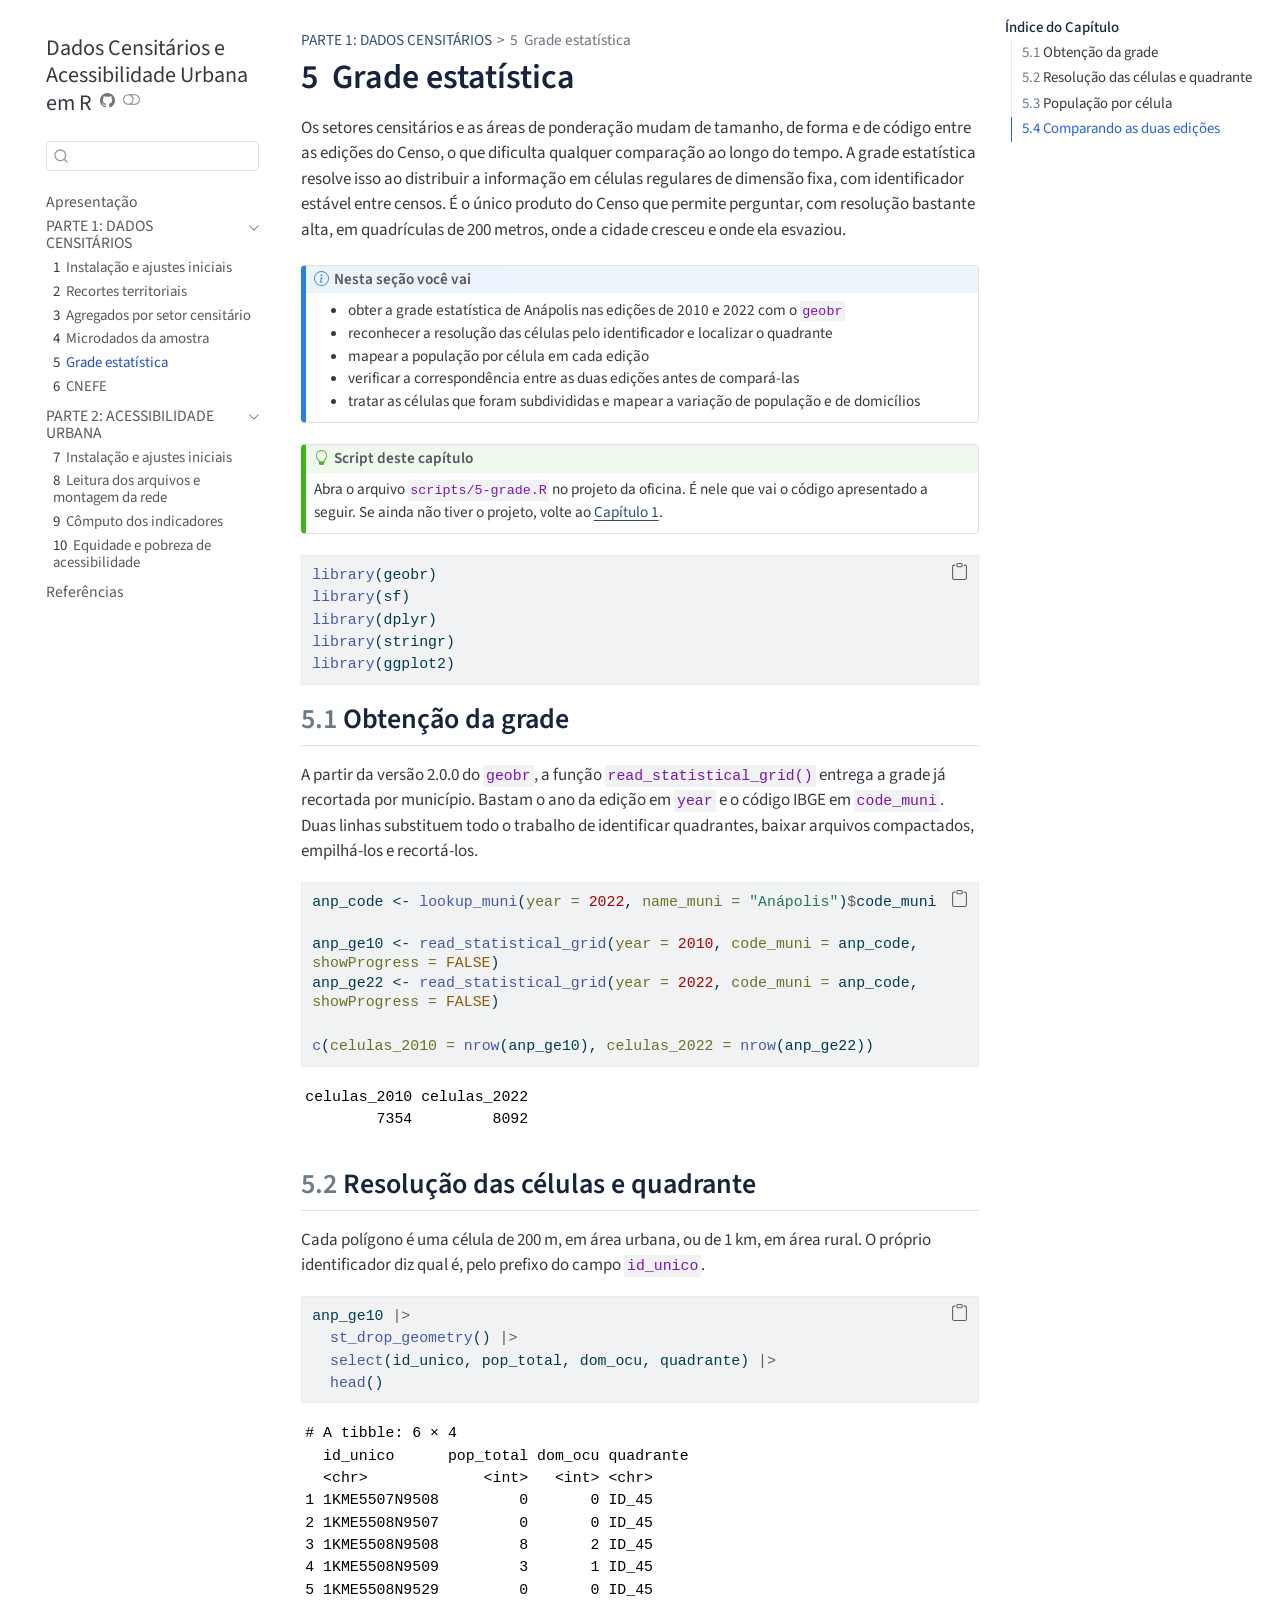
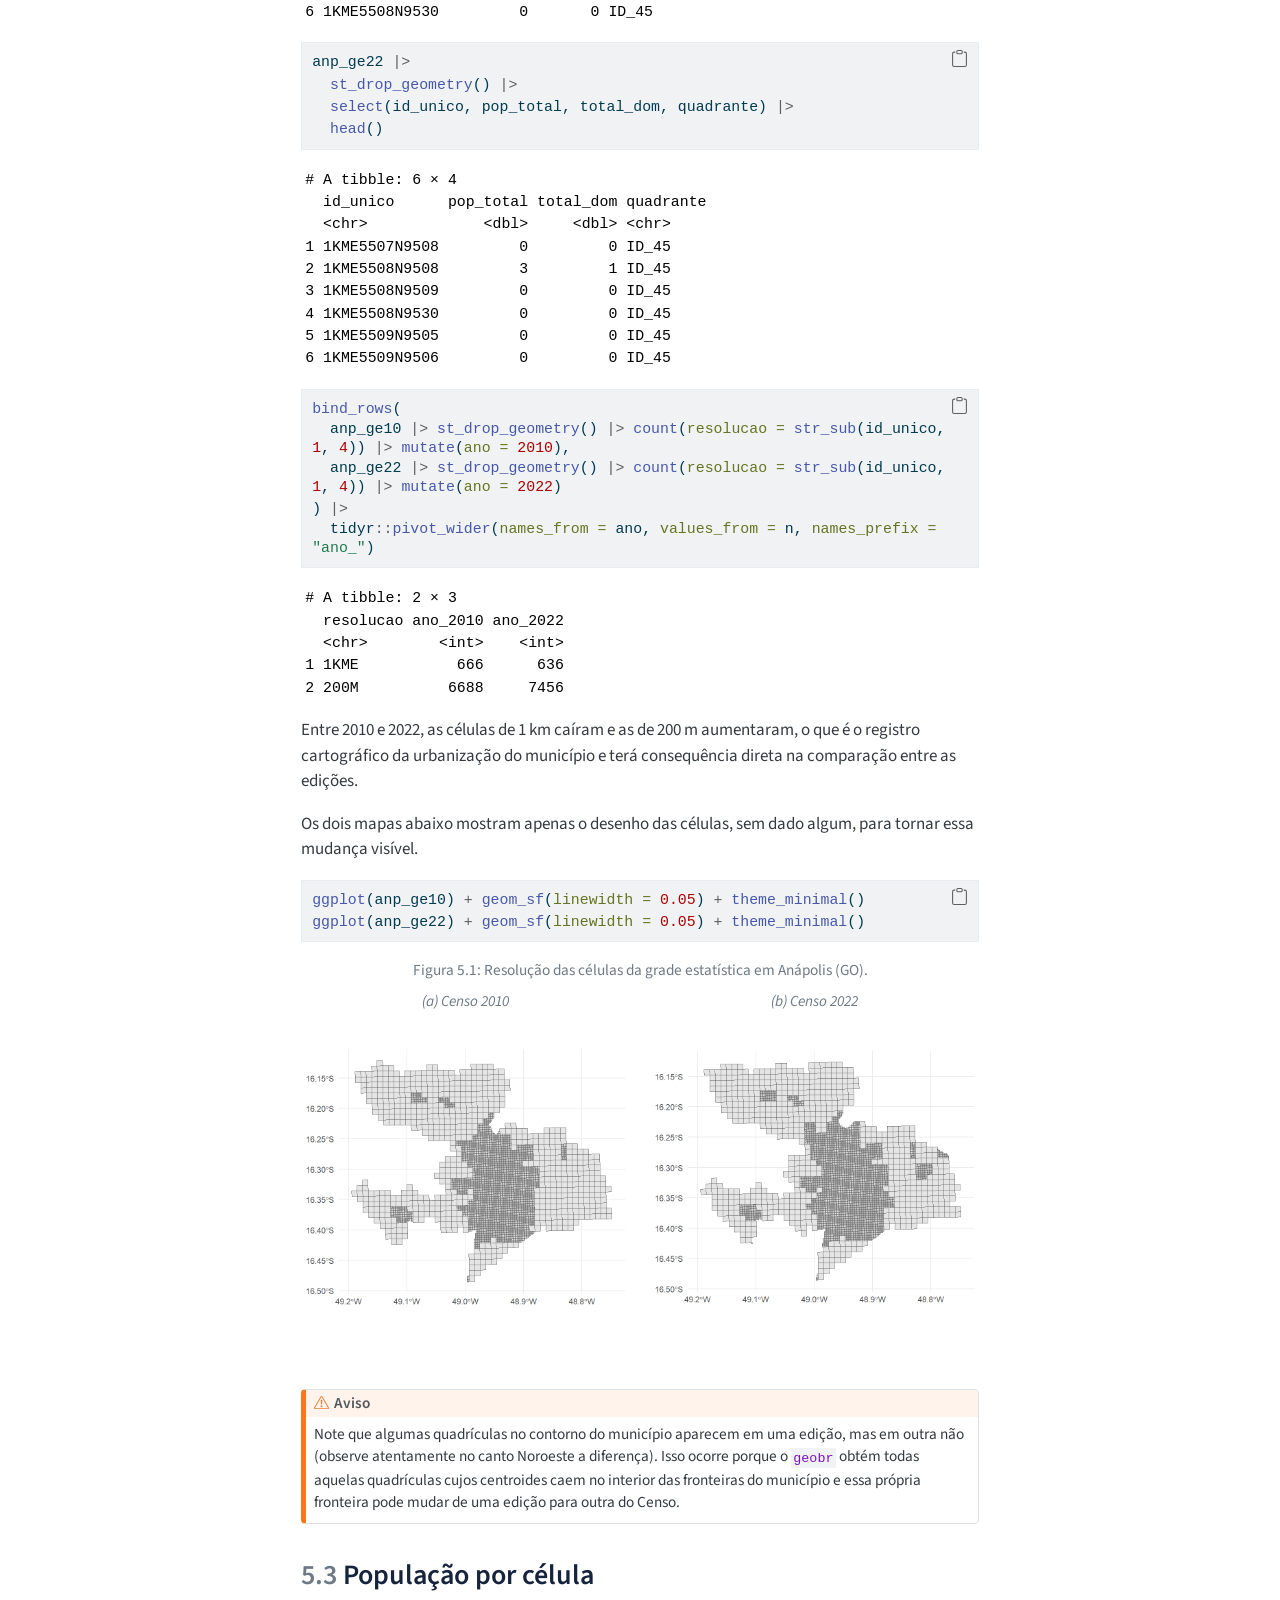
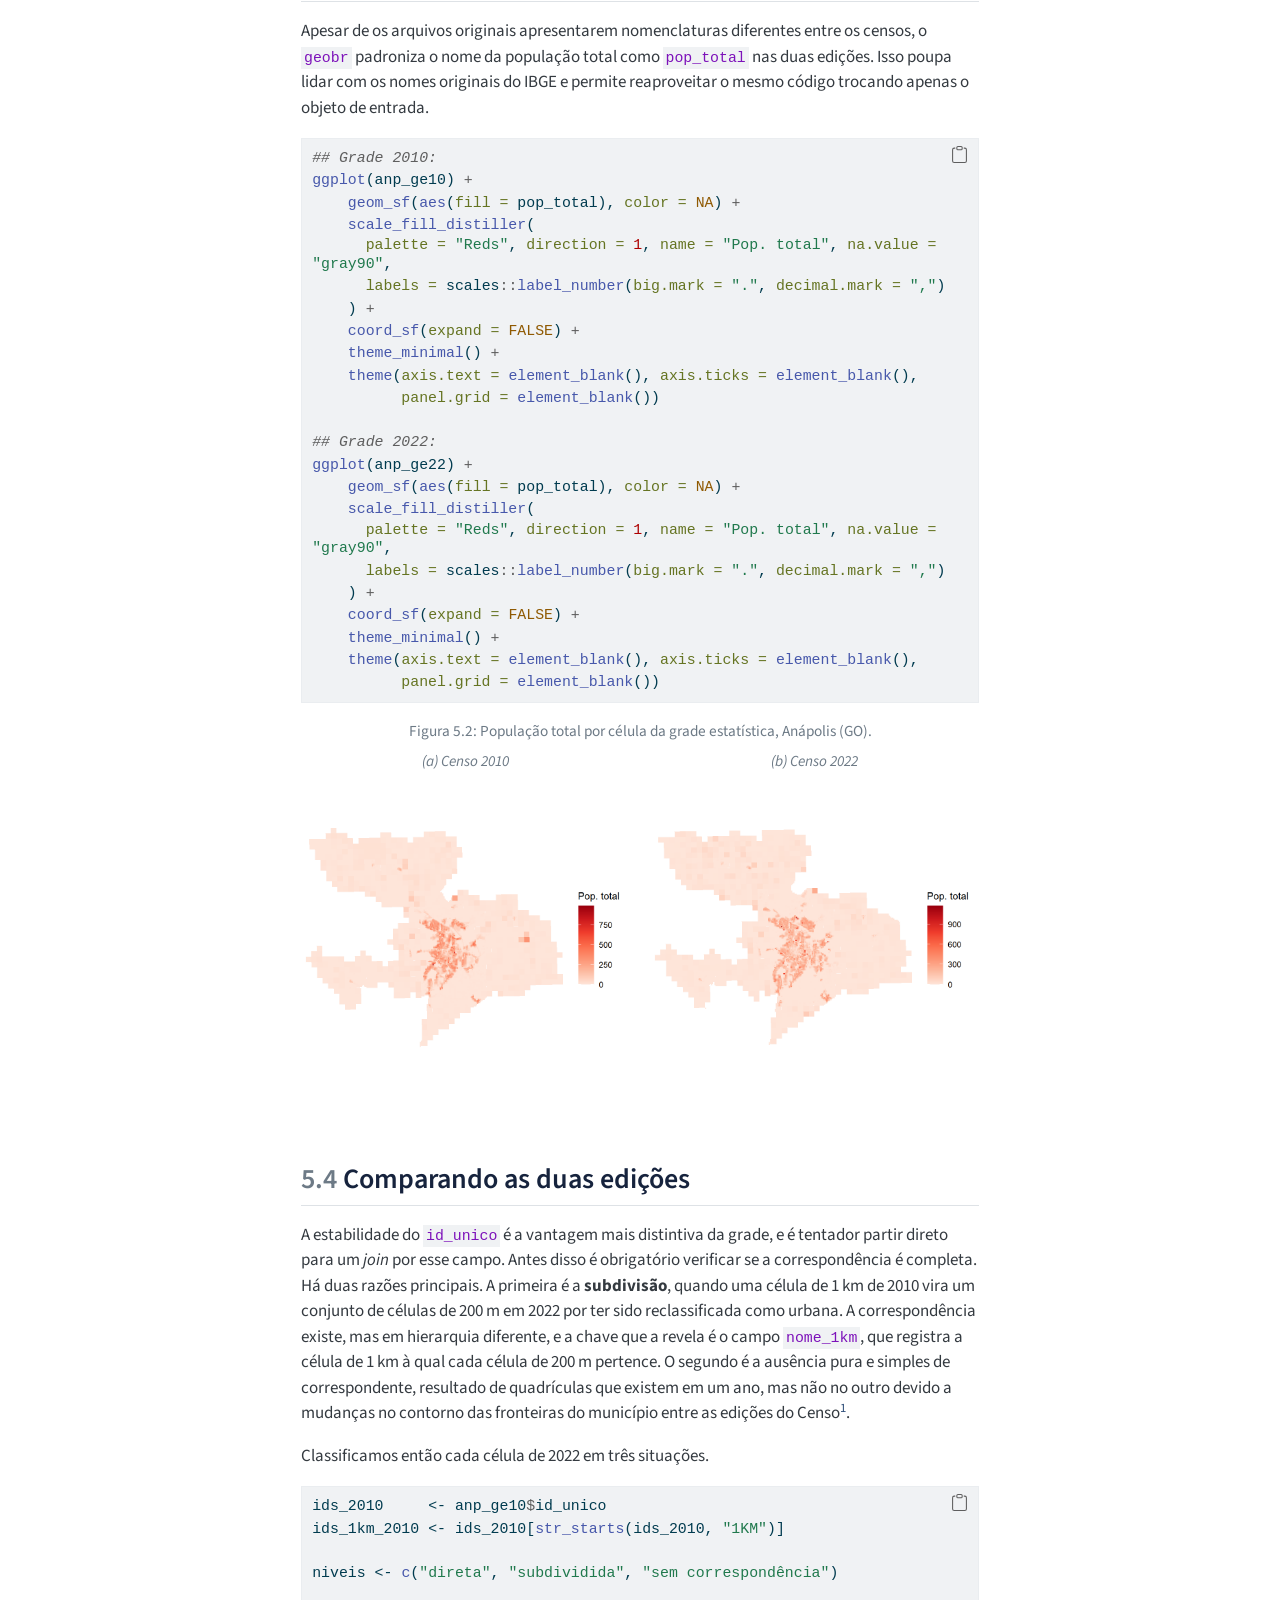
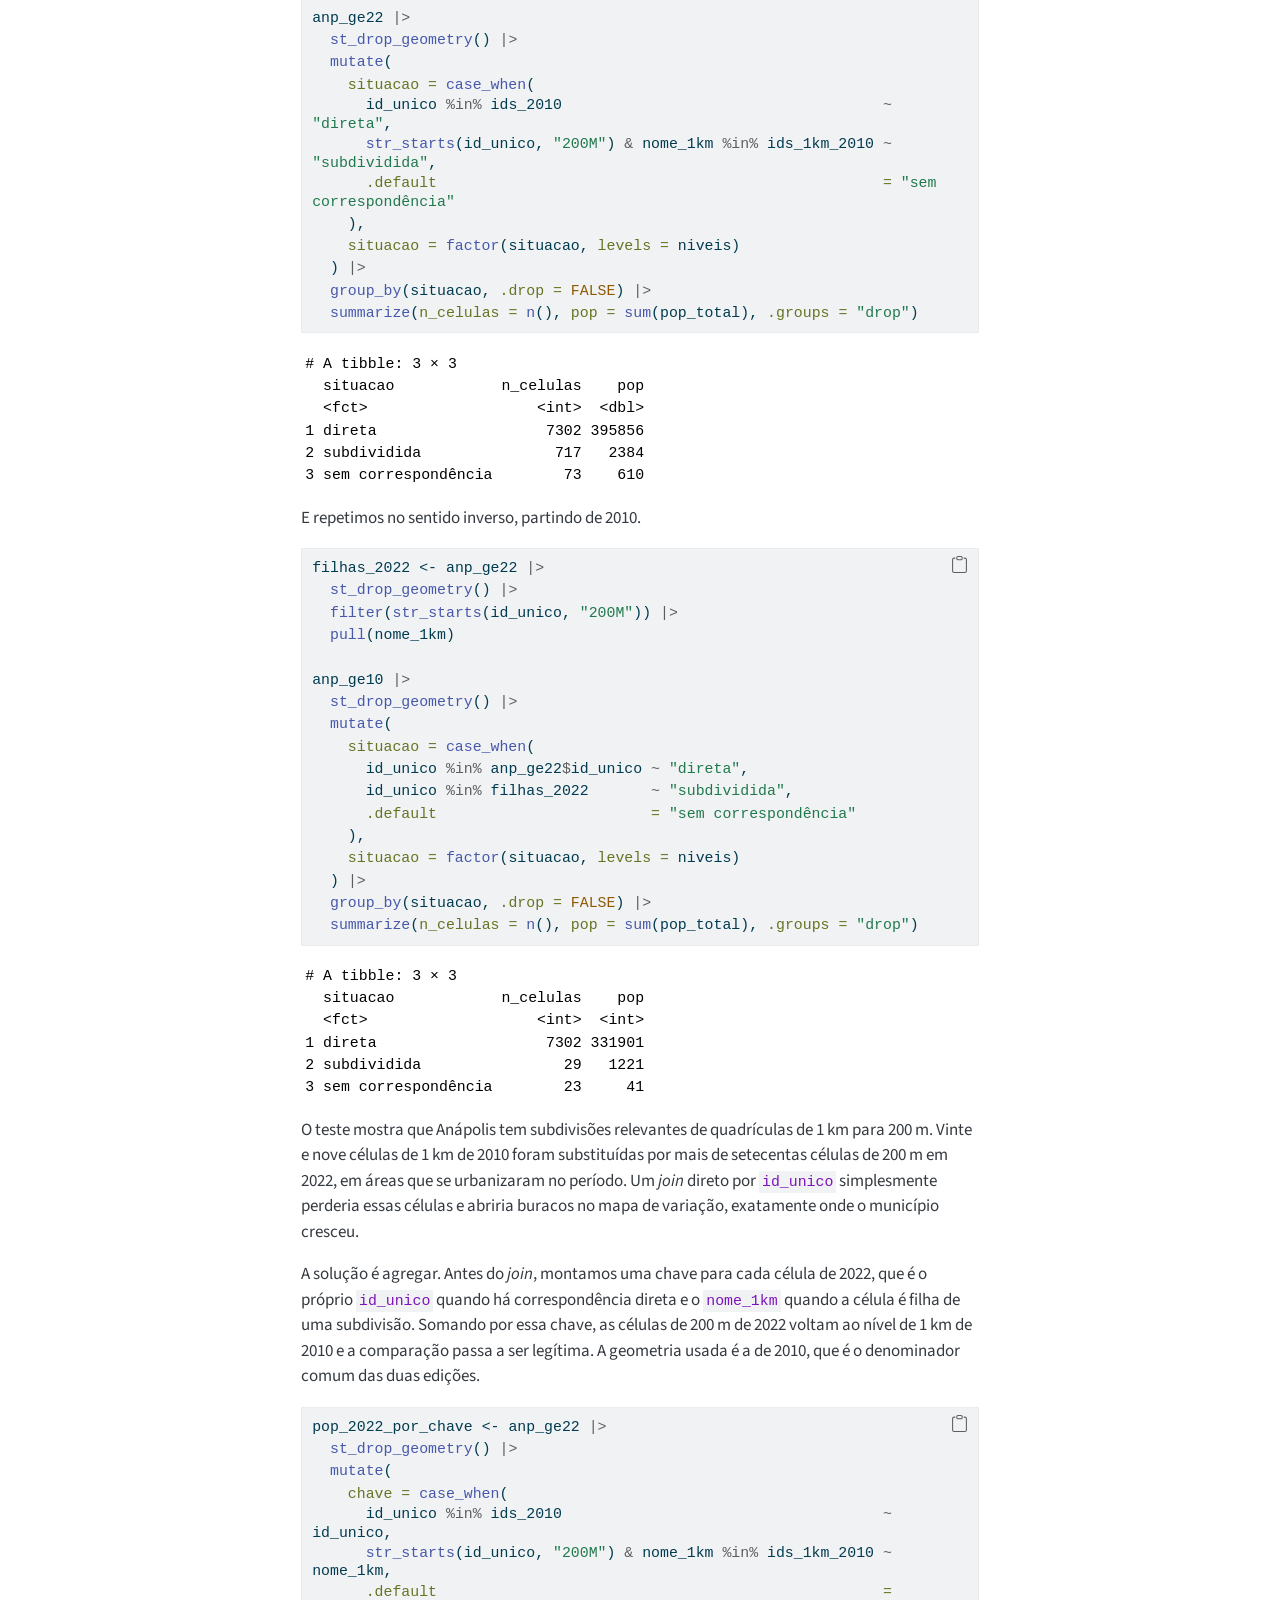
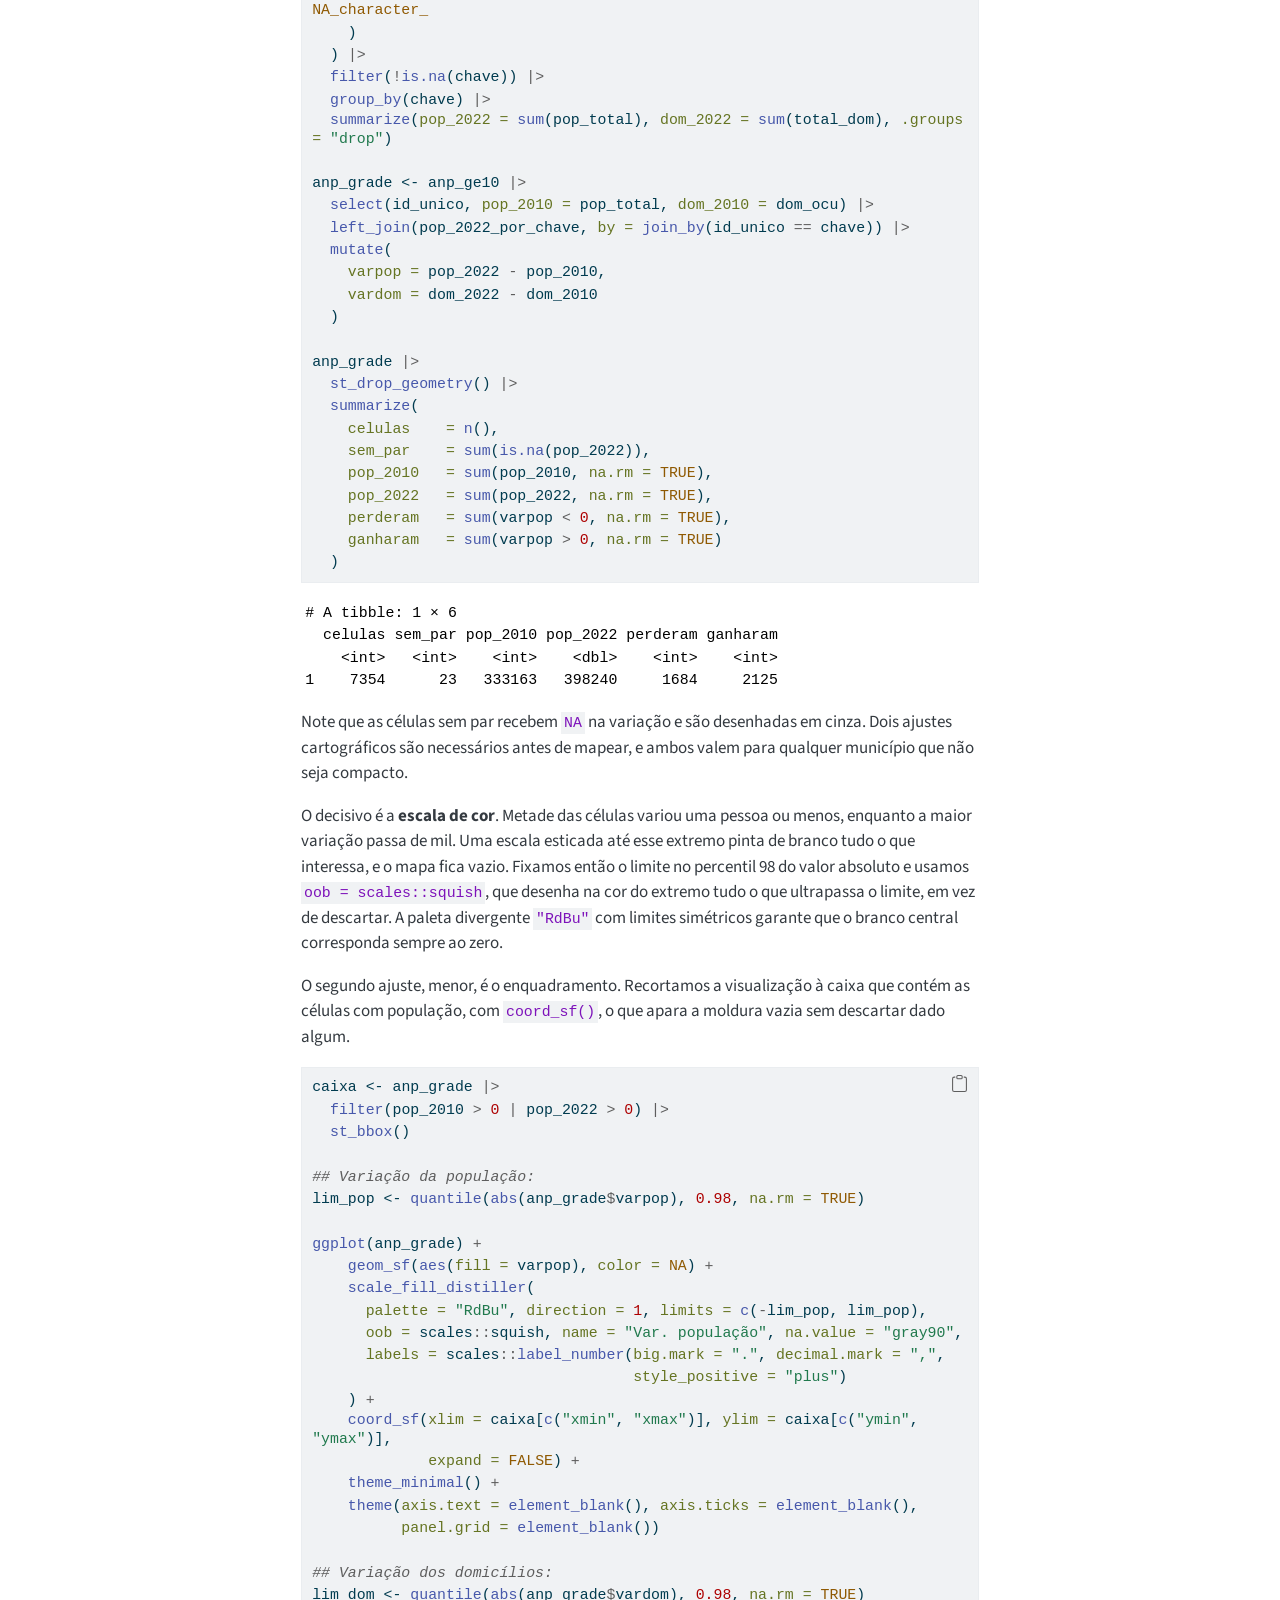
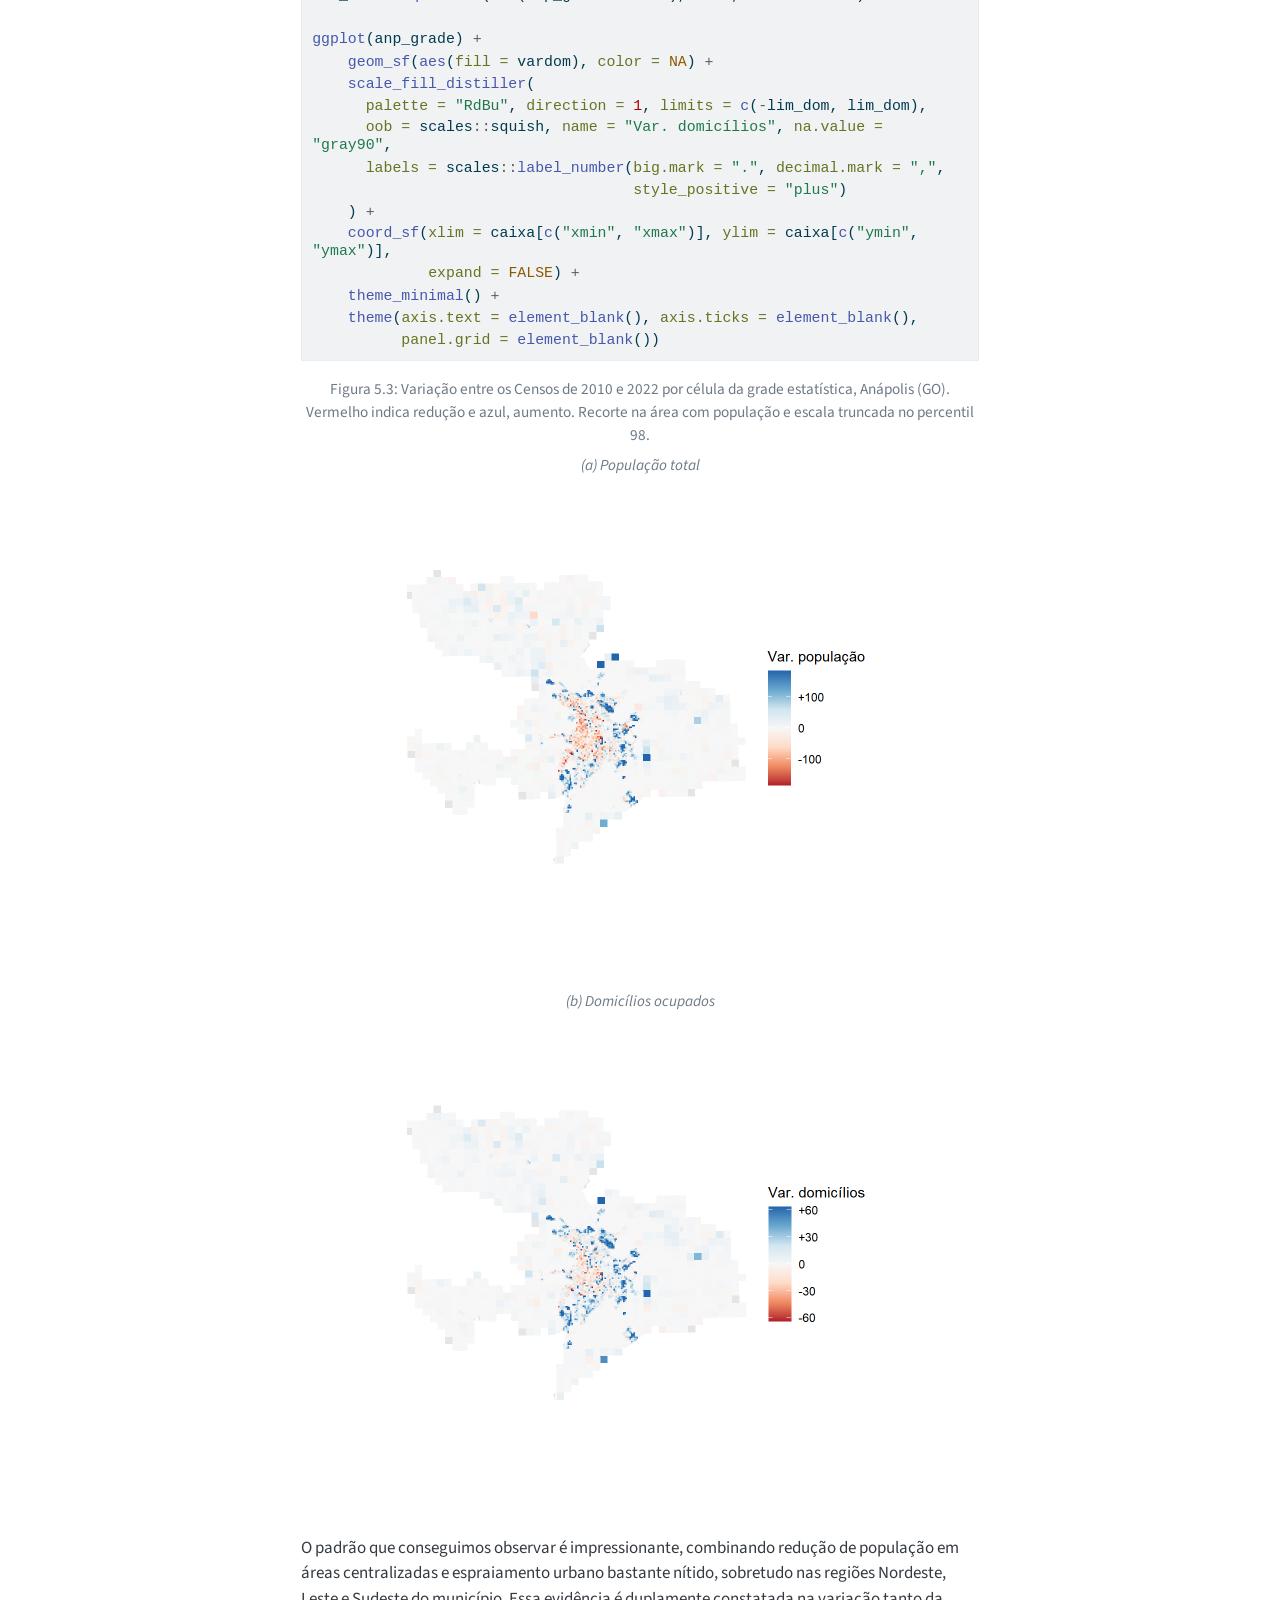
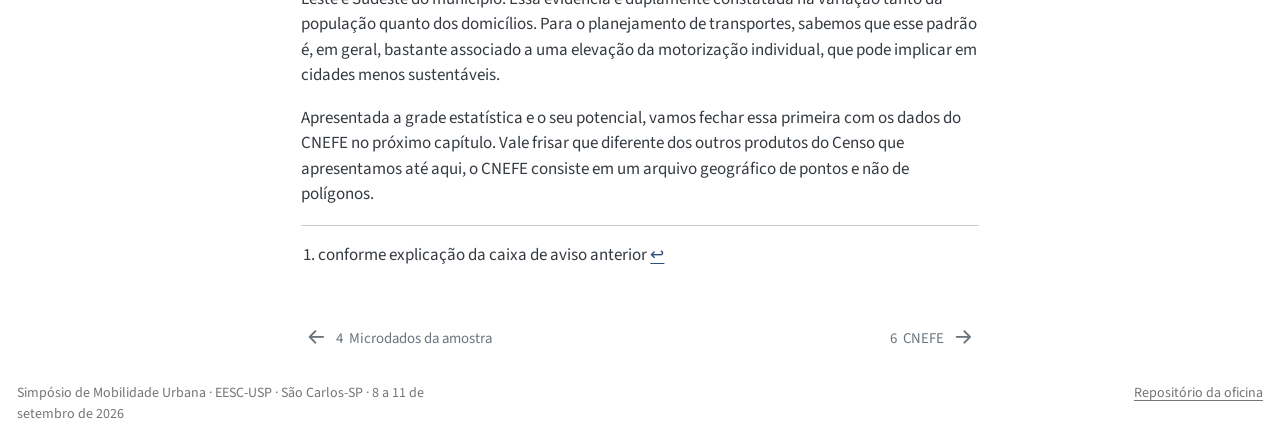
<file: docs/5-grade-estatistica.html>
<!DOCTYPE html>
<html xmlns="http://www.w3.org/1999/xhtml" lang="pt-BR" xml:lang="pt-BR"><head>

<meta charset="utf-8">
<meta name="generator" content="quarto-1.9.38">

<meta name="viewport" content="width=device-width, initial-scale=1.0, user-scalable=yes">


<title>5&nbsp; Grade estatística – Dados Censitários e Acessibilidade Urbana em R</title>
<style>
/* Default styles provided by pandoc.
** See https://pandoc.org/MANUAL.html#variables-for-html for config info.
*/
code{white-space: pre-wrap;}
span.smallcaps{font-variant: small-caps;}
div.columns{display: flex; gap: min(4vw, 1.5em);}
div.column{flex: auto; overflow-x: auto;}
div.hanging-indent{margin-left: 1.5em; text-indent: -1.5em;}
ul.task-list{list-style: none;}
ul.task-list li input[type="checkbox"] {
  width: 0.8em;
  margin: 0 0.8em 0.2em -1em; /* quarto-specific, see https://github.com/quarto-dev/quarto-cli/issues/4556 */ 
  vertical-align: middle;
}
/* CSS for syntax highlighting */
html { -webkit-text-size-adjust: 100%; }
pre > code.sourceCode { white-space: pre; position: relative; }
pre > code.sourceCode > span { display: inline-block; line-height: 1.25; }
pre > code.sourceCode > span:empty { height: 1.2em; }
.sourceCode { overflow: visible; }
code.sourceCode > span { color: inherit; text-decoration: inherit; }
div.sourceCode { margin: 1em 0; }
pre.sourceCode { margin: 0; }
@media screen {
div.sourceCode { overflow: auto; }
}
@media print {
pre > code.sourceCode { white-space: pre-wrap; }
pre > code.sourceCode > span { text-indent: -5em; padding-left: 5em; }
}
pre.numberSource code
  { counter-reset: source-line 0; }
pre.numberSource code > span
  { position: relative; left: -4em; counter-increment: source-line; }
pre.numberSource code > span > a:first-child::before
  { content: counter(source-line);
    position: relative; left: -1em; text-align: right; vertical-align: baseline;
    border: none; display: inline-block;
    -webkit-touch-callout: none; -webkit-user-select: none;
    -khtml-user-select: none; -moz-user-select: none;
    -ms-user-select: none; user-select: none;
    padding: 0 4px; width: 4em;
  }
pre.numberSource { margin-left: 3em;  padding-left: 4px; }
div.sourceCode
  {   }
@media screen {
pre > code.sourceCode > span > a:first-child::before { text-decoration: underline; }
}
</style>


<script src="site_libs/quarto-nav/quarto-nav.js"></script>
<script src="site_libs/quarto-nav/headroom.min.js"></script>
<script src="site_libs/clipboard/clipboard.min.js"></script>
<script src="site_libs/quarto-search/autocomplete.umd.js"></script>
<script src="site_libs/quarto-search/fuse.min.js"></script>
<script src="site_libs/quarto-search/quarto-search.js"></script>
<meta name="quarto:offset" content="./">
<link href="./6-cnefe.html" rel="next">
<link href="./4-microdados.html" rel="prev">
<script src="site_libs/quarto-html/quarto.js" type="module"></script>
<script src="site_libs/quarto-html/tabsets/tabsets.js" type="module"></script>
<script src="site_libs/quarto-html/popper.min.js"></script>
<script src="site_libs/quarto-html/tippy.umd.min.js"></script>
<script src="site_libs/quarto-html/anchor.min.js"></script>
<link href="site_libs/quarto-html/tippy.css" rel="stylesheet">
<link href="site_libs/quarto-html/quarto-syntax-highlighting-15634bcf2e68342d4ad2dfa704d543f6.css" rel="stylesheet" class="quarto-color-scheme" id="quarto-text-highlighting-styles">
<link href="site_libs/quarto-html/quarto-syntax-highlighting-dark-0a6b7249c26820e032cb0bd839ff02b1.css" rel="stylesheet" class="quarto-color-scheme quarto-color-alternate" id="quarto-text-highlighting-styles">
<link href="site_libs/quarto-html/quarto-syntax-highlighting-15634bcf2e68342d4ad2dfa704d543f6.css" rel="stylesheet" class="quarto-color-scheme-extra" id="quarto-text-highlighting-styles">
<script src="site_libs/bootstrap/bootstrap.min.js"></script>
<link href="site_libs/bootstrap/bootstrap-icons.css" rel="stylesheet">
<link href="site_libs/bootstrap/bootstrap-ec8eff129d6f50c8392963982e963180.min.css" rel="stylesheet" append-hash="true" class="quarto-color-scheme" id="quarto-bootstrap" data-mode="light">
<link href="site_libs/bootstrap/bootstrap-dark-f725026034374060f4de44a7d1da3a6e.min.css" rel="stylesheet" append-hash="true" class="quarto-color-scheme quarto-color-alternate" id="quarto-bootstrap" data-mode="dark">
<link href="site_libs/bootstrap/bootstrap-ec8eff129d6f50c8392963982e963180.min.css" rel="stylesheet" append-hash="true" class="quarto-color-scheme-extra" id="quarto-bootstrap" data-mode="light">
<script id="quarto-search-options" type="application/json">{
  "location": "sidebar",
  "copy-button": false,
  "collapse-after": 3,
  "panel-placement": "start",
  "type": "textbox",
  "limit": 50,
  "keyboard-shortcut": [
    "f",
    "/",
    "s"
  ],
  "show-item-context": false,
  "language": {
    "search-no-results-text": "Nenhum resultado",
    "search-matching-documents-text": "documentos correspondentes",
    "search-copy-link-title": "Copiar link para a busca",
    "search-hide-matches-text": "Esconder correspondências adicionais",
    "search-more-match-text": "mais correspondência neste documento",
    "search-more-matches-text": "mais correspondências neste documento",
    "search-clear-button-title": "Limpar",
    "search-text-placeholder": "",
    "search-detached-cancel-button-title": "Cancelar",
    "search-submit-button-title": "Enviar",
    "search-label": "Procurar"
  }
}</script>


<link rel="stylesheet" href="custom.css">
<meta property="og:title" content="5&nbsp; Grade estatística – Dados Censitários e Acessibilidade Urbana em R">
<meta property="og:description" content="">
<meta property="og:image" content="https://pedreirajr.github.io/workshop_censo_acc_smu2026/5-grade-estatistica_files/figure-html/fig-grade-resolucao-1.png">
<meta property="og:site_name" content="Dados Censitários e Acessibilidade Urbana em R">
<meta property="og:image:height" content="960">
<meta property="og:image:width" content="960">
</head>

<body class="nav-sidebar floating quarto-light"><script id="quarto-html-before-body" type="application/javascript">
    const toggleBodyColorMode = (bsSheetEl) => {
      const mode = bsSheetEl.getAttribute("data-mode");
      const bodyEl = window.document.querySelector("body");
      if (mode === "dark") {
        bodyEl.classList.add("quarto-dark");
        bodyEl.classList.remove("quarto-light");
      } else {
        bodyEl.classList.add("quarto-light");
        bodyEl.classList.remove("quarto-dark");
      }
    }
    const toggleBodyColorPrimary = () => {
      const bsSheetEl = window.document.querySelector("link#quarto-bootstrap:not([rel=disabled-stylesheet])");
      if (bsSheetEl) {
        toggleBodyColorMode(bsSheetEl);
      }
    }
    const setColorSchemeToggle = (alternate) => {
      const toggles = window.document.querySelectorAll('.quarto-color-scheme-toggle');
      for (let i=0; i < toggles.length; i++) {
        const toggle = toggles[i];
        if (toggle) {
          if (alternate) {
            toggle.classList.add("alternate");
          } else {
            toggle.classList.remove("alternate");
          }
        }
      }
    };
    const toggleColorMode = (alternate) => {
      // Switch the stylesheets
      const primaryStylesheets = window.document.querySelectorAll('link.quarto-color-scheme:not(.quarto-color-alternate)');
      const alternateStylesheets = window.document.querySelectorAll('link.quarto-color-scheme.quarto-color-alternate');
      manageTransitions('#quarto-margin-sidebar .nav-link', false);
      if (alternate) {
        // note: dark is layered on light, we don't disable primary!
        enableStylesheet(alternateStylesheets);
        for (const sheetNode of alternateStylesheets) {
          if (sheetNode.id === "quarto-bootstrap") {
            toggleBodyColorMode(sheetNode);
          }
        }
      } else {
        disableStylesheet(alternateStylesheets);
        enableStylesheet(primaryStylesheets)
        toggleBodyColorPrimary();
      }
      manageTransitions('#quarto-margin-sidebar .nav-link', true);
      // Switch the toggles
      setColorSchemeToggle(alternate)
      // Hack to workaround the fact that safari doesn't
      // properly recolor the scrollbar when toggling (#1455)
      if (navigator.userAgent.indexOf('Safari') > 0 && navigator.userAgent.indexOf('Chrome') == -1) {
        manageTransitions("body", false);
        window.scrollTo(0, 1);
        setTimeout(() => {
          window.scrollTo(0, 0);
          manageTransitions("body", true);
        }, 40);
      }
    }
    const disableStylesheet = (stylesheets) => {
      for (let i=0; i < stylesheets.length; i++) {
        const stylesheet = stylesheets[i];
        stylesheet.rel = 'disabled-stylesheet';
      }
    }
    const enableStylesheet = (stylesheets) => {
      for (let i=0; i < stylesheets.length; i++) {
        const stylesheet = stylesheets[i];
        if(stylesheet.rel !== 'stylesheet') { // for Chrome, which will still FOUC without this check
          stylesheet.rel = 'stylesheet';
        }
      }
    }
    const manageTransitions = (selector, allowTransitions) => {
      const els = window.document.querySelectorAll(selector);
      for (let i=0; i < els.length; i++) {
        const el = els[i];
        if (allowTransitions) {
          el.classList.remove('notransition');
        } else {
          el.classList.add('notransition');
        }
      }
    }
    const isFileUrl = () => {
      return window.location.protocol === 'file:';
    }
    const hasAlternateSentinel = () => {
      let styleSentinel = getColorSchemeSentinel();
      if (styleSentinel !== null) {
        return styleSentinel === "alternate";
      } else {
        return false;
      }
    }
    const setStyleSentinel = (alternate) => {
      const value = alternate ? "alternate" : "default";
      if (!isFileUrl()) {
        window.localStorage.setItem("quarto-color-scheme", value);
      } else {
        localAlternateSentinel = value;
      }
    }
    const getColorSchemeSentinel = () => {
      if (!isFileUrl()) {
        const storageValue = window.localStorage.getItem("quarto-color-scheme");
        return storageValue != null ? storageValue : localAlternateSentinel;
      } else {
        return localAlternateSentinel;
      }
    }
    const toggleGiscusIfUsed = (isAlternate, darkModeDefault) => {
      const baseTheme = document.querySelector('#giscus-base-theme')?.value ?? 'light';
      const alternateTheme = document.querySelector('#giscus-alt-theme')?.value ?? 'dark';
      let newTheme = '';
      if(authorPrefersDark) {
        newTheme = isAlternate ? baseTheme : alternateTheme;
      } else {
        newTheme = isAlternate ? alternateTheme : baseTheme;
      }
      const changeGiscusTheme = () => {
        // From: https://github.com/giscus/giscus/issues/336
        const sendMessage = (message) => {
          const iframe = document.querySelector('iframe.giscus-frame');
          if (!iframe) return;
          iframe.contentWindow.postMessage({ giscus: message }, 'https://giscus.app');
        }
        sendMessage({
          setConfig: {
            theme: newTheme
          }
        });
      }
      const isGiscussLoaded = window.document.querySelector('iframe.giscus-frame') !== null;
      if (isGiscussLoaded) {
        changeGiscusTheme();
      }
    };
    const authorPrefersDark = false;
    const darkModeDefault = authorPrefersDark;
      document.querySelector('link#quarto-text-highlighting-styles.quarto-color-scheme-extra').rel = 'disabled-stylesheet';
      document.querySelector('link#quarto-bootstrap.quarto-color-scheme-extra').rel = 'disabled-stylesheet';
    let localAlternateSentinel = darkModeDefault ? 'alternate' : 'default';
    // Dark / light mode switch
    window.quartoToggleColorScheme = () => {
      // Read the current dark / light value
      let toAlternate = !hasAlternateSentinel();
      toggleColorMode(toAlternate);
      setStyleSentinel(toAlternate);
      toggleGiscusIfUsed(toAlternate, darkModeDefault);
      window.dispatchEvent(new Event('resize'));
    };
    // Switch to dark mode if need be
    if (hasAlternateSentinel()) {
      toggleColorMode(true);
    } else {
      toggleColorMode(false);
    }
  </script>

<div id="quarto-search-results"></div>
  <header id="quarto-header" class="headroom fixed-top">
  <nav class="quarto-secondary-nav">
    <div class="container-fluid d-flex">
      <button type="button" class="quarto-btn-toggle btn" data-bs-toggle="collapse" role="button" data-bs-target=".quarto-sidebar-collapse-item" aria-controls="quarto-sidebar" aria-expanded="false" aria-label="Alternar barra lateral" onclick="if (window.quartoToggleHeadroom) { window.quartoToggleHeadroom(); }">
        <i class="bi bi-layout-text-sidebar-reverse"></i>
      </button>
        <nav class="quarto-page-breadcrumbs" aria-label="breadcrumb"><ol class="breadcrumb"><li class="breadcrumb-item"><a href="./1-instalacao.html">PARTE 1: DADOS CENSITÁRIOS</a></li><li class="breadcrumb-item"><a href="./5-grade-estatistica.html"><span class="chapter-number">5</span>&nbsp; <span class="chapter-title">Grade estatística</span></a></li></ol></nav>
        <a class="flex-grow-1" role="navigation" data-bs-toggle="collapse" data-bs-target=".quarto-sidebar-collapse-item" aria-controls="quarto-sidebar" aria-expanded="false" aria-label="Alternar barra lateral" onclick="if (window.quartoToggleHeadroom) { window.quartoToggleHeadroom(); }">      
        </a>
      <button type="button" class="btn quarto-search-button" aria-label="Procurar" onclick="window.quartoOpenSearch();">
        <i class="bi bi-search"></i>
      </button>
    </div>
  </nav>
</header>
<!-- content -->
<div id="quarto-content" class="quarto-container page-columns page-rows-contents page-layout-article">
<!-- sidebar -->
  <nav id="quarto-sidebar" class="sidebar collapse collapse-horizontal quarto-sidebar-collapse-item sidebar-navigation floating overflow-auto">
    <div class="pt-lg-2 mt-2 text-left sidebar-header">
    <div class="sidebar-title mb-0 py-0">
      <a href="./">Dados Censitários e Acessibilidade Urbana em R</a> 
        <div class="sidebar-tools-main">
    <a href="https://github.com/pedreirajr/workshop_censo_acc_smu2026" title="Código fonte" class="quarto-navigation-tool px-1" aria-label="Código fonte"><i class="bi bi-github"></i></a>
  <a href="" class="quarto-color-scheme-toggle quarto-navigation-tool  px-1" onclick="window.quartoToggleColorScheme(); return false;" title="Alternar modo escuro"><i class="bi"></i></a>
</div>
    </div>
      </div>
        <div class="mt-2 flex-shrink-0 align-items-center">
        <div class="sidebar-search">
        <div id="quarto-search" class="" title="Procurar"></div>
        </div>
        </div>
    <div class="sidebar-menu-container"> 
    <ul class="list-unstyled mt-1">
        <li class="sidebar-item">
  <div class="sidebar-item-container"> 
  <a href="./index.html" class="sidebar-item-text sidebar-link">
 <span class="menu-text">Apresentação</span></a>
  </div>
</li>
        <li class="sidebar-item sidebar-item-section">
      <div class="sidebar-item-container"> 
            <a class="sidebar-item-text sidebar-link text-start" data-bs-toggle="collapse" data-bs-target="#quarto-sidebar-section-1" role="navigation" aria-expanded="true">
 <span class="menu-text">PARTE 1: DADOS CENSITÁRIOS</span></a>
          <a class="sidebar-item-toggle text-start" data-bs-toggle="collapse" data-bs-target="#quarto-sidebar-section-1" role="navigation" aria-expanded="true" aria-label="Alternar seção">
            <i class="bi bi-chevron-right ms-2"></i>
          </a> 
      </div>
      <ul id="quarto-sidebar-section-1" class="collapse list-unstyled sidebar-section depth1 show">  
          <li class="sidebar-item">
  <div class="sidebar-item-container"> 
  <a href="./1-instalacao.html" class="sidebar-item-text sidebar-link">
 <span class="menu-text"><span class="chapter-number">1</span>&nbsp; <span class="chapter-title">Instalação e ajustes iniciais</span></span></a>
  </div>
</li>
          <li class="sidebar-item">
  <div class="sidebar-item-container"> 
  <a href="./2-recortes-territoriais.html" class="sidebar-item-text sidebar-link">
 <span class="menu-text"><span class="chapter-number">2</span>&nbsp; <span class="chapter-title">Recortes territoriais</span></span></a>
  </div>
</li>
          <li class="sidebar-item">
  <div class="sidebar-item-container"> 
  <a href="./3-agregados.html" class="sidebar-item-text sidebar-link">
 <span class="menu-text"><span class="chapter-number">3</span>&nbsp; <span class="chapter-title">Agregados por setor censitário</span></span></a>
  </div>
</li>
          <li class="sidebar-item">
  <div class="sidebar-item-container"> 
  <a href="./4-microdados.html" class="sidebar-item-text sidebar-link">
 <span class="menu-text"><span class="chapter-number">4</span>&nbsp; <span class="chapter-title">Microdados da amostra</span></span></a>
  </div>
</li>
          <li class="sidebar-item">
  <div class="sidebar-item-container"> 
  <a href="./5-grade-estatistica.html" class="sidebar-item-text sidebar-link active">
 <span class="menu-text"><span class="chapter-number">5</span>&nbsp; <span class="chapter-title">Grade estatística</span></span></a>
  </div>
</li>
          <li class="sidebar-item">
  <div class="sidebar-item-container"> 
  <a href="./6-cnefe.html" class="sidebar-item-text sidebar-link">
 <span class="menu-text"><span class="chapter-number">6</span>&nbsp; <span class="chapter-title">CNEFE</span></span></a>
  </div>
</li>
      </ul>
  </li>
        <li class="sidebar-item sidebar-item-section">
      <div class="sidebar-item-container"> 
            <a class="sidebar-item-text sidebar-link text-start" data-bs-toggle="collapse" data-bs-target="#quarto-sidebar-section-2" role="navigation" aria-expanded="true">
 <span class="menu-text">PARTE 2: ACESSIBILIDADE URBANA</span></a>
          <a class="sidebar-item-toggle text-start" data-bs-toggle="collapse" data-bs-target="#quarto-sidebar-section-2" role="navigation" aria-expanded="true" aria-label="Alternar seção">
            <i class="bi bi-chevron-right ms-2"></i>
          </a> 
      </div>
      <ul id="quarto-sidebar-section-2" class="collapse list-unstyled sidebar-section depth1 show">  
          <li class="sidebar-item">
  <div class="sidebar-item-container"> 
  <a href="./7-instalacao-r5r.html" class="sidebar-item-text sidebar-link">
 <span class="menu-text"><span class="chapter-number">7</span>&nbsp; <span class="chapter-title">Instalação e ajustes iniciais</span></span></a>
  </div>
</li>
          <li class="sidebar-item">
  <div class="sidebar-item-container"> 
  <a href="./8-rede.html" class="sidebar-item-text sidebar-link">
 <span class="menu-text"><span class="chapter-number">8</span>&nbsp; <span class="chapter-title">Leitura dos arquivos e montagem da rede</span></span></a>
  </div>
</li>
          <li class="sidebar-item">
  <div class="sidebar-item-container"> 
  <a href="./9-indicadores.html" class="sidebar-item-text sidebar-link">
 <span class="menu-text"><span class="chapter-number">9</span>&nbsp; <span class="chapter-title">Cômputo dos indicadores</span></span></a>
  </div>
</li>
          <li class="sidebar-item">
  <div class="sidebar-item-container"> 
  <a href="./10-equidade.html" class="sidebar-item-text sidebar-link">
 <span class="menu-text"><span class="chapter-number">10</span>&nbsp; <span class="chapter-title">Equidade e pobreza de acessibilidade</span></span></a>
  </div>
</li>
      </ul>
  </li>
        <li class="sidebar-item">
  <div class="sidebar-item-container"> 
  <a href="./referencias.html" class="sidebar-item-text sidebar-link">
 <span class="menu-text">Referências</span></a>
  </div>
</li>
    </ul>
    </div>
</nav>
<div id="quarto-sidebar-glass" class="quarto-sidebar-collapse-item" data-bs-toggle="collapse" data-bs-target=".quarto-sidebar-collapse-item"></div>
<!-- margin-sidebar -->
    <div id="quarto-margin-sidebar" class="sidebar margin-sidebar">
        <nav id="TOC" role="doc-toc" class="toc-active">
    <h2 id="toc-title">Índice do Capítulo</h2>
   
  <ul>
  <li><a href="#obtenção-da-grade" id="toc-obtenção-da-grade" class="nav-link active" data-scroll-target="#obtenção-da-grade"><span class="header-section-number">5.1</span> Obtenção da grade</a></li>
  <li><a href="#resolução-das-células-e-quadrante" id="toc-resolução-das-células-e-quadrante" class="nav-link" data-scroll-target="#resolução-das-células-e-quadrante"><span class="header-section-number">5.2</span> Resolução das células e quadrante</a></li>
  <li><a href="#população-por-célula" id="toc-população-por-célula" class="nav-link" data-scroll-target="#população-por-célula"><span class="header-section-number">5.3</span> População por célula</a></li>
  <li><a href="#comparando-as-duas-edições" id="toc-comparando-as-duas-edições" class="nav-link" data-scroll-target="#comparando-as-duas-edições"><span class="header-section-number">5.4</span> Comparando as duas edições</a></li>
  </ul>
</nav>
    </div>
<!-- main -->
<main class="content" id="quarto-document-content">


<header id="title-block-header" class="quarto-title-block default"><nav class="quarto-page-breadcrumbs quarto-title-breadcrumbs d-none d-lg-block" aria-label="breadcrumb"><ol class="breadcrumb"><li class="breadcrumb-item"><a href="./1-instalacao.html">PARTE 1: DADOS CENSITÁRIOS</a></li><li class="breadcrumb-item"><a href="./5-grade-estatistica.html"><span class="chapter-number">5</span>&nbsp; <span class="chapter-title">Grade estatística</span></a></li></ol></nav>
<div class="quarto-title">
<h1 class="title"><span class="chapter-number">5</span>&nbsp; <span class="chapter-title">Grade estatística</span></h1>
</div>



<div class="quarto-title-meta">

    
  
    
  </div>
  


</header>


<p>Os setores censitários e as áreas de ponderação mudam de tamanho, de forma e de código entre as edições do Censo, o que dificulta qualquer comparação ao longo do tempo. A grade estatística resolve isso ao distribuir a informação em células regulares de dimensão fixa, com identificador estável entre censos. É o único produto do Censo que permite perguntar, com resolução bastante alta, em quadrículas de 200 metros, onde a cidade cresceu e onde ela esvaziou.</p>
<div class="callout callout-style-default callout-note callout-titled">
<div class="callout-header d-flex align-content-center">
<div class="callout-icon-container">
<i class="callout-icon"></i>
</div>
<div class="callout-title-container flex-fill">
<span class="screen-reader-only">Nota</span>Nesta seção você vai
</div>
</div>
<div class="callout-body-container callout-body">
<ul>
<li>obter a grade estatística de Anápolis nas edições de 2010 e 2022 com o <code>geobr</code></li>
<li>reconhecer a resolução das células pelo identificador e localizar o quadrante</li>
<li>mapear a população por célula em cada edição</li>
<li>verificar a correspondência entre as duas edições antes de compará-las</li>
<li>tratar as células que foram subdivididas e mapear a variação de população e de domicílios</li>
</ul>
</div>
</div>
<div class="callout callout-style-default callout-tip callout-titled">
<div class="callout-header d-flex align-content-center">
<div class="callout-icon-container">
<i class="callout-icon"></i>
</div>
<div class="callout-title-container flex-fill">
<span class="screen-reader-only">Dica</span>Script deste capítulo
</div>
</div>
<div class="callout-body-container callout-body">
<p>Abra o arquivo <code>scripts/5-grade.R</code> no projeto da oficina. É nele que vai o código apresentado a seguir. Se ainda não tiver o projeto, volte ao <a href="./1-instalacao.html">Capítulo 1</a>.</p>
</div>
</div>
<div class="cell">
<div class="code-copy-outer-scaffold"><div class="sourceCode cell-code" id="cb1"><pre class="sourceCode r code-with-copy"><code class="sourceCode r"><span id="cb1-1"><a href="#cb1-1" aria-hidden="true" tabindex="-1"></a><span class="fu">library</span>(geobr)</span>
<span id="cb1-2"><a href="#cb1-2" aria-hidden="true" tabindex="-1"></a><span class="fu">library</span>(sf)</span>
<span id="cb1-3"><a href="#cb1-3" aria-hidden="true" tabindex="-1"></a><span class="fu">library</span>(dplyr)</span>
<span id="cb1-4"><a href="#cb1-4" aria-hidden="true" tabindex="-1"></a><span class="fu">library</span>(stringr)</span>
<span id="cb1-5"><a href="#cb1-5" aria-hidden="true" tabindex="-1"></a><span class="fu">library</span>(ggplot2)</span></code></pre></div><button title="Copiar para a área de transferência" class="code-copy-button"><i class="bi"></i></button></div>
</div>
<section id="obtenção-da-grade" class="level2" data-number="5.1">
<h2 data-number="5.1" class="anchored" data-anchor-id="obtenção-da-grade"><span class="header-section-number">5.1</span> Obtenção da grade</h2>
<p>A partir da versão 2.0.0 do <code>geobr</code>, a função <code>read_statistical_grid()</code> entrega a grade já recortada por município. Bastam o ano da edição em <code>year</code> e o código IBGE em <code>code_muni</code>. Duas linhas substituem todo o trabalho de identificar quadrantes, baixar arquivos compactados, empilhá-los e recortá-los.</p>
<div class="cell">
<div class="code-copy-outer-scaffold"><div class="sourceCode cell-code" id="cb2"><pre class="sourceCode r code-with-copy"><code class="sourceCode r"><span id="cb2-1"><a href="#cb2-1" aria-hidden="true" tabindex="-1"></a>anp_code <span class="ot">&lt;-</span> <span class="fu">lookup_muni</span>(<span class="at">year =</span> <span class="dv">2022</span>, <span class="at">name_muni =</span> <span class="st">"Anápolis"</span>)<span class="sc">$</span>code_muni</span>
<span id="cb2-2"><a href="#cb2-2" aria-hidden="true" tabindex="-1"></a></span>
<span id="cb2-3"><a href="#cb2-3" aria-hidden="true" tabindex="-1"></a>anp_ge10 <span class="ot">&lt;-</span> <span class="fu">read_statistical_grid</span>(<span class="at">year =</span> <span class="dv">2010</span>, <span class="at">code_muni =</span> anp_code, <span class="at">showProgress =</span> <span class="cn">FALSE</span>)</span>
<span id="cb2-4"><a href="#cb2-4" aria-hidden="true" tabindex="-1"></a>anp_ge22 <span class="ot">&lt;-</span> <span class="fu">read_statistical_grid</span>(<span class="at">year =</span> <span class="dv">2022</span>, <span class="at">code_muni =</span> anp_code, <span class="at">showProgress =</span> <span class="cn">FALSE</span>)</span>
<span id="cb2-5"><a href="#cb2-5" aria-hidden="true" tabindex="-1"></a></span>
<span id="cb2-6"><a href="#cb2-6" aria-hidden="true" tabindex="-1"></a><span class="fu">c</span>(<span class="at">celulas_2010 =</span> <span class="fu">nrow</span>(anp_ge10), <span class="at">celulas_2022 =</span> <span class="fu">nrow</span>(anp_ge22))</span></code></pre></div><button title="Copiar para a área de transferência" class="code-copy-button"><i class="bi"></i></button></div>
<div class="cell-output cell-output-stdout">
<pre><code>celulas_2010 celulas_2022 
        7354         8092 </code></pre>
</div>
</div>
</section>
<section id="resolução-das-células-e-quadrante" class="level2" data-number="5.2">
<h2 data-number="5.2" class="anchored" data-anchor-id="resolução-das-células-e-quadrante"><span class="header-section-number">5.2</span> Resolução das células e quadrante</h2>
<p>Cada polígono é uma célula de 200 m, em área urbana, ou de 1 km, em área rural. O próprio identificador diz qual é, pelo prefixo do campo <code>id_unico</code>.</p>
<div class="cell">
<div class="code-copy-outer-scaffold"><div class="sourceCode cell-code" id="cb4"><pre class="sourceCode r code-with-copy"><code class="sourceCode r"><span id="cb4-1"><a href="#cb4-1" aria-hidden="true" tabindex="-1"></a>anp_ge10 <span class="sc">|&gt;</span></span>
<span id="cb4-2"><a href="#cb4-2" aria-hidden="true" tabindex="-1"></a>  <span class="fu">st_drop_geometry</span>() <span class="sc">|&gt;</span></span>
<span id="cb4-3"><a href="#cb4-3" aria-hidden="true" tabindex="-1"></a>  <span class="fu">select</span>(id_unico, pop_total, dom_ocu, quadrante) <span class="sc">|&gt;</span></span>
<span id="cb4-4"><a href="#cb4-4" aria-hidden="true" tabindex="-1"></a>  <span class="fu">head</span>()</span></code></pre></div><button title="Copiar para a área de transferência" class="code-copy-button"><i class="bi"></i></button></div>
<div class="cell-output cell-output-stdout">
<pre><code># A tibble: 6 × 4
  id_unico      pop_total dom_ocu quadrante
  &lt;chr&gt;             &lt;int&gt;   &lt;int&gt; &lt;chr&gt;    
1 1KME5507N9508         0       0 ID_45    
2 1KME5508N9507         0       0 ID_45    
3 1KME5508N9508         8       2 ID_45    
4 1KME5508N9509         3       1 ID_45    
5 1KME5508N9529         0       0 ID_45    
6 1KME5508N9530         0       0 ID_45    </code></pre>
</div>
<div class="code-copy-outer-scaffold"><div class="sourceCode cell-code" id="cb6"><pre class="sourceCode r code-with-copy"><code class="sourceCode r"><span id="cb6-1"><a href="#cb6-1" aria-hidden="true" tabindex="-1"></a>anp_ge22 <span class="sc">|&gt;</span></span>
<span id="cb6-2"><a href="#cb6-2" aria-hidden="true" tabindex="-1"></a>  <span class="fu">st_drop_geometry</span>() <span class="sc">|&gt;</span></span>
<span id="cb6-3"><a href="#cb6-3" aria-hidden="true" tabindex="-1"></a>  <span class="fu">select</span>(id_unico, pop_total, total_dom, quadrante) <span class="sc">|&gt;</span></span>
<span id="cb6-4"><a href="#cb6-4" aria-hidden="true" tabindex="-1"></a>  <span class="fu">head</span>()</span></code></pre></div><button title="Copiar para a área de transferência" class="code-copy-button"><i class="bi"></i></button></div>
<div class="cell-output cell-output-stdout">
<pre><code># A tibble: 6 × 4
  id_unico      pop_total total_dom quadrante
  &lt;chr&gt;             &lt;dbl&gt;     &lt;dbl&gt; &lt;chr&gt;    
1 1KME5507N9508         0         0 ID_45    
2 1KME5508N9508         3         1 ID_45    
3 1KME5508N9509         0         0 ID_45    
4 1KME5508N9530         0         0 ID_45    
5 1KME5509N9505         0         0 ID_45    
6 1KME5509N9506         0         0 ID_45    </code></pre>
</div>
</div>
<div class="cell">
<div class="code-copy-outer-scaffold"><div class="sourceCode cell-code" id="cb8"><pre class="sourceCode r code-with-copy"><code class="sourceCode r"><span id="cb8-1"><a href="#cb8-1" aria-hidden="true" tabindex="-1"></a><span class="fu">bind_rows</span>(</span>
<span id="cb8-2"><a href="#cb8-2" aria-hidden="true" tabindex="-1"></a>  anp_ge10 <span class="sc">|&gt;</span> <span class="fu">st_drop_geometry</span>() <span class="sc">|&gt;</span> <span class="fu">count</span>(<span class="at">resolucao =</span> <span class="fu">str_sub</span>(id_unico, <span class="dv">1</span>, <span class="dv">4</span>)) <span class="sc">|&gt;</span> <span class="fu">mutate</span>(<span class="at">ano =</span> <span class="dv">2010</span>),</span>
<span id="cb8-3"><a href="#cb8-3" aria-hidden="true" tabindex="-1"></a>  anp_ge22 <span class="sc">|&gt;</span> <span class="fu">st_drop_geometry</span>() <span class="sc">|&gt;</span> <span class="fu">count</span>(<span class="at">resolucao =</span> <span class="fu">str_sub</span>(id_unico, <span class="dv">1</span>, <span class="dv">4</span>)) <span class="sc">|&gt;</span> <span class="fu">mutate</span>(<span class="at">ano =</span> <span class="dv">2022</span>)</span>
<span id="cb8-4"><a href="#cb8-4" aria-hidden="true" tabindex="-1"></a>) <span class="sc">|&gt;</span></span>
<span id="cb8-5"><a href="#cb8-5" aria-hidden="true" tabindex="-1"></a>  tidyr<span class="sc">::</span><span class="fu">pivot_wider</span>(<span class="at">names_from =</span> ano, <span class="at">values_from =</span> n, <span class="at">names_prefix =</span> <span class="st">"ano_"</span>)</span></code></pre></div><button title="Copiar para a área de transferência" class="code-copy-button"><i class="bi"></i></button></div>
<div class="cell-output cell-output-stdout">
<pre><code># A tibble: 2 × 3
  resolucao ano_2010 ano_2022
  &lt;chr&gt;        &lt;int&gt;    &lt;int&gt;
1 1KME           666      636
2 200M          6688     7456</code></pre>
</div>
</div>
<p>Entre 2010 e 2022, as células de 1 km caíram e as de 200 m aumentaram, o que é o registro cartográfico da urbanização do município e terá consequência direta na comparação entre as edições.</p>
<p>Os dois mapas abaixo mostram apenas o desenho das células, sem dado algum, para tornar essa mudança visível.</p>
<div class="code-copy-outer-scaffold"><div class="sourceCode cell-code" id="cb10"><pre class="sourceCode r code-with-copy"><code class="sourceCode r"><span id="cb10-1"><a href="#cb10-1" aria-hidden="true" tabindex="-1"></a><span class="fu">ggplot</span>(anp_ge10) <span class="sc">+</span> <span class="fu">geom_sf</span>(<span class="at">linewidth =</span> <span class="fl">0.05</span>) <span class="sc">+</span> <span class="fu">theme_minimal</span>()</span>
<span id="cb10-2"><a href="#cb10-2" aria-hidden="true" tabindex="-1"></a><span class="fu">ggplot</span>(anp_ge22) <span class="sc">+</span> <span class="fu">geom_sf</span>(<span class="at">linewidth =</span> <span class="fl">0.05</span>) <span class="sc">+</span> <span class="fu">theme_minimal</span>()</span></code></pre></div><button title="Copiar para a área de transferência" class="code-copy-button"><i class="bi"></i></button></div>
<div id="fig-grade-resolucao" class="quarto-layout-panel">
<figure class="quarto-float quarto-float-fig figure">
<figcaption class="quarto-float-caption-top quarto-float-caption quarto-float-fig" id="fig-grade-resolucao-caption-0ceaefa1-69ba-4598-a22c-09a6ac19f8ca">
Figura&nbsp;5.1: Resolução das células da grade estatística em Anápolis (GO).
</figcaption>
<div aria-describedby="fig-grade-resolucao-caption-0ceaefa1-69ba-4598-a22c-09a6ac19f8ca">
<div class="quarto-layout-row">
<div class="cell-output-display quarto-layout-cell-subref quarto-layout-cell" data-ref-parent="fig-grade-resolucao" style="flex-basis: 50.0%;justify-content: flex-start;">
<div id="fig-grade-resolucao-1" class="quarto-float quarto-figure quarto-figure-center anchored">
<figure class="quarto-float quarto-subfloat-fig figure">
<figcaption class="quarto-float-caption-top quarto-subfloat-caption quarto-subfloat-fig" id="fig-grade-resolucao-1-caption-0ceaefa1-69ba-4598-a22c-09a6ac19f8ca">
(a) Censo 2010
</figcaption>
<div aria-describedby="fig-grade-resolucao-1-caption-0ceaefa1-69ba-4598-a22c-09a6ac19f8ca">
<img src="5-grade-estatistica_files/figure-html/fig-grade-resolucao-1.png" class="img-fluid figure-img" data-ref-parent="fig-grade-resolucao" width="480">
</div>
</figure>
</div>
</div>
<div class="cell-output-display quarto-layout-cell-subref quarto-layout-cell" data-ref-parent="fig-grade-resolucao" style="flex-basis: 50.0%;justify-content: flex-start;">
<div id="fig-grade-resolucao-2" class="quarto-float quarto-figure quarto-figure-center anchored">
<figure class="quarto-float quarto-subfloat-fig figure">
<figcaption class="quarto-float-caption-top quarto-subfloat-caption quarto-subfloat-fig" id="fig-grade-resolucao-2-caption-0ceaefa1-69ba-4598-a22c-09a6ac19f8ca">
(b) Censo 2022
</figcaption>
<div aria-describedby="fig-grade-resolucao-2-caption-0ceaefa1-69ba-4598-a22c-09a6ac19f8ca">
<img src="5-grade-estatistica_files/figure-html/fig-grade-resolucao-2.png" class="img-fluid figure-img" data-ref-parent="fig-grade-resolucao" width="480">
</div>
</figure>
</div>
</div>
</div>
</div>
</figure>
</div>
<div class="callout callout-style-default callout-warning callout-titled">
<div class="callout-header d-flex align-content-center">
<div class="callout-icon-container">
<i class="callout-icon"></i>
</div>
<div class="callout-title-container flex-fill">
Aviso
</div>
</div>
<div class="callout-body-container callout-body">
<p>Note que algumas quadrículas no contorno do município aparecem em uma edição, mas em outra não (observe atentamente no canto Noroeste a diferença). Isso ocorre porque o <code>geobr</code> obtém todas aquelas quadrículas cujos centroides caem no interior das fronteiras do município e essa própria fronteira pode mudar de uma edição para outra do Censo.</p>
</div>
</div>
</section>
<section id="população-por-célula" class="level2" data-number="5.3">
<h2 data-number="5.3" class="anchored" data-anchor-id="população-por-célula"><span class="header-section-number">5.3</span> População por célula</h2>
<p>Apesar de os arquivos originais apresentarem nomenclaturas diferentes entre os censos, o <code>geobr</code> padroniza o nome da população total como <code>pop_total</code> nas duas edições. Isso poupa lidar com os nomes originais do IBGE e permite reaproveitar o mesmo código trocando apenas o objeto de entrada.</p>
<div class="code-copy-outer-scaffold"><div class="sourceCode cell-code" id="cb11"><pre class="sourceCode r code-with-copy"><code class="sourceCode r"><span id="cb11-1"><a href="#cb11-1" aria-hidden="true" tabindex="-1"></a><span class="do">## Grade 2010:</span></span>
<span id="cb11-2"><a href="#cb11-2" aria-hidden="true" tabindex="-1"></a><span class="fu">ggplot</span>(anp_ge10) <span class="sc">+</span></span>
<span id="cb11-3"><a href="#cb11-3" aria-hidden="true" tabindex="-1"></a>    <span class="fu">geom_sf</span>(<span class="fu">aes</span>(<span class="at">fill =</span> pop_total), <span class="at">color =</span> <span class="cn">NA</span>) <span class="sc">+</span></span>
<span id="cb11-4"><a href="#cb11-4" aria-hidden="true" tabindex="-1"></a>    <span class="fu">scale_fill_distiller</span>(</span>
<span id="cb11-5"><a href="#cb11-5" aria-hidden="true" tabindex="-1"></a>      <span class="at">palette =</span> <span class="st">"Reds"</span>, <span class="at">direction =</span> <span class="dv">1</span>, <span class="at">name =</span> <span class="st">"Pop. total"</span>, <span class="at">na.value =</span> <span class="st">"gray90"</span>,</span>
<span id="cb11-6"><a href="#cb11-6" aria-hidden="true" tabindex="-1"></a>      <span class="at">labels =</span> scales<span class="sc">::</span><span class="fu">label_number</span>(<span class="at">big.mark =</span> <span class="st">"."</span>, <span class="at">decimal.mark =</span> <span class="st">","</span>)</span>
<span id="cb11-7"><a href="#cb11-7" aria-hidden="true" tabindex="-1"></a>    ) <span class="sc">+</span></span>
<span id="cb11-8"><a href="#cb11-8" aria-hidden="true" tabindex="-1"></a>    <span class="fu">coord_sf</span>(<span class="at">expand =</span> <span class="cn">FALSE</span>) <span class="sc">+</span></span>
<span id="cb11-9"><a href="#cb11-9" aria-hidden="true" tabindex="-1"></a>    <span class="fu">theme_minimal</span>() <span class="sc">+</span></span>
<span id="cb11-10"><a href="#cb11-10" aria-hidden="true" tabindex="-1"></a>    <span class="fu">theme</span>(<span class="at">axis.text =</span> <span class="fu">element_blank</span>(), <span class="at">axis.ticks =</span> <span class="fu">element_blank</span>(),</span>
<span id="cb11-11"><a href="#cb11-11" aria-hidden="true" tabindex="-1"></a>          <span class="at">panel.grid =</span> <span class="fu">element_blank</span>())</span>
<span id="cb11-12"><a href="#cb11-12" aria-hidden="true" tabindex="-1"></a></span>
<span id="cb11-13"><a href="#cb11-13" aria-hidden="true" tabindex="-1"></a><span class="do">## Grade 2022:</span></span>
<span id="cb11-14"><a href="#cb11-14" aria-hidden="true" tabindex="-1"></a><span class="fu">ggplot</span>(anp_ge22) <span class="sc">+</span></span>
<span id="cb11-15"><a href="#cb11-15" aria-hidden="true" tabindex="-1"></a>    <span class="fu">geom_sf</span>(<span class="fu">aes</span>(<span class="at">fill =</span> pop_total), <span class="at">color =</span> <span class="cn">NA</span>) <span class="sc">+</span></span>
<span id="cb11-16"><a href="#cb11-16" aria-hidden="true" tabindex="-1"></a>    <span class="fu">scale_fill_distiller</span>(</span>
<span id="cb11-17"><a href="#cb11-17" aria-hidden="true" tabindex="-1"></a>      <span class="at">palette =</span> <span class="st">"Reds"</span>, <span class="at">direction =</span> <span class="dv">1</span>, <span class="at">name =</span> <span class="st">"Pop. total"</span>, <span class="at">na.value =</span> <span class="st">"gray90"</span>,</span>
<span id="cb11-18"><a href="#cb11-18" aria-hidden="true" tabindex="-1"></a>      <span class="at">labels =</span> scales<span class="sc">::</span><span class="fu">label_number</span>(<span class="at">big.mark =</span> <span class="st">"."</span>, <span class="at">decimal.mark =</span> <span class="st">","</span>)</span>
<span id="cb11-19"><a href="#cb11-19" aria-hidden="true" tabindex="-1"></a>    ) <span class="sc">+</span></span>
<span id="cb11-20"><a href="#cb11-20" aria-hidden="true" tabindex="-1"></a>    <span class="fu">coord_sf</span>(<span class="at">expand =</span> <span class="cn">FALSE</span>) <span class="sc">+</span></span>
<span id="cb11-21"><a href="#cb11-21" aria-hidden="true" tabindex="-1"></a>    <span class="fu">theme_minimal</span>() <span class="sc">+</span></span>
<span id="cb11-22"><a href="#cb11-22" aria-hidden="true" tabindex="-1"></a>    <span class="fu">theme</span>(<span class="at">axis.text =</span> <span class="fu">element_blank</span>(), <span class="at">axis.ticks =</span> <span class="fu">element_blank</span>(),</span>
<span id="cb11-23"><a href="#cb11-23" aria-hidden="true" tabindex="-1"></a>          <span class="at">panel.grid =</span> <span class="fu">element_blank</span>())</span></code></pre></div><button title="Copiar para a área de transferência" class="code-copy-button"><i class="bi"></i></button></div>
<div id="fig-grade-pop" class="quarto-layout-panel">
<figure class="quarto-float quarto-float-fig figure">
<figcaption class="quarto-float-caption-top quarto-float-caption quarto-float-fig" id="fig-grade-pop-caption-0ceaefa1-69ba-4598-a22c-09a6ac19f8ca">
Figura&nbsp;5.2: População total por célula da grade estatística, Anápolis (GO).
</figcaption>
<div aria-describedby="fig-grade-pop-caption-0ceaefa1-69ba-4598-a22c-09a6ac19f8ca">
<div class="quarto-layout-row">
<div class="cell-output-display quarto-layout-cell-subref quarto-layout-cell" data-ref-parent="fig-grade-pop" style="flex-basis: 50.0%;justify-content: flex-start;">
<div id="fig-grade-pop-1" class="quarto-float quarto-figure quarto-figure-center anchored">
<figure class="quarto-float quarto-subfloat-fig figure">
<figcaption class="quarto-float-caption-top quarto-subfloat-caption quarto-subfloat-fig" id="fig-grade-pop-1-caption-0ceaefa1-69ba-4598-a22c-09a6ac19f8ca">
(a) Censo 2010
</figcaption>
<div aria-describedby="fig-grade-pop-1-caption-0ceaefa1-69ba-4598-a22c-09a6ac19f8ca">
<img src="5-grade-estatistica_files/figure-html/fig-grade-pop-1.png" class="img-fluid figure-img" data-ref-parent="fig-grade-pop" width="480">
</div>
</figure>
</div>
</div>
<div class="cell-output-display quarto-layout-cell-subref quarto-layout-cell" data-ref-parent="fig-grade-pop" style="flex-basis: 50.0%;justify-content: flex-start;">
<div id="fig-grade-pop-2" class="quarto-float quarto-figure quarto-figure-center anchored">
<figure class="quarto-float quarto-subfloat-fig figure">
<figcaption class="quarto-float-caption-top quarto-subfloat-caption quarto-subfloat-fig" id="fig-grade-pop-2-caption-0ceaefa1-69ba-4598-a22c-09a6ac19f8ca">
(b) Censo 2022
</figcaption>
<div aria-describedby="fig-grade-pop-2-caption-0ceaefa1-69ba-4598-a22c-09a6ac19f8ca">
<img src="5-grade-estatistica_files/figure-html/fig-grade-pop-2.png" class="img-fluid figure-img" data-ref-parent="fig-grade-pop" width="480">
</div>
</figure>
</div>
</div>
</div>
</div>
</figure>
</div>
</section>
<section id="comparando-as-duas-edições" class="level2" data-number="5.4">
<h2 data-number="5.4" class="anchored" data-anchor-id="comparando-as-duas-edições"><span class="header-section-number">5.4</span> Comparando as duas edições</h2>
<p>A estabilidade do <code>id_unico</code> é a vantagem mais distintiva da grade, e é tentador partir direto para um <em>join</em> por esse campo. Antes disso é obrigatório verificar se a correspondência é completa. Há duas razões principais. A primeira é a <strong>subdivisão</strong>, quando uma célula de 1 km de 2010 vira um conjunto de células de 200 m em 2022 por ter sido reclassificada como urbana. A correspondência existe, mas em hierarquia diferente, e a chave que a revela é o campo <code>nome_1km</code>, que registra a célula de 1 km à qual cada célula de 200 m pertence. O segundo é a ausência pura e simples de correspondente, resultado de quadrículas que existem em um ano, mas não no outro devido a mudanças no contorno das fronteiras do município entre as edições do Censo<a href="#fn1" class="footnote-ref" id="fnref1" role="doc-noteref"><sup>1</sup></a>.</p>
<p>Classificamos então cada célula de 2022 em três situações.</p>
<div class="cell">
<div class="code-copy-outer-scaffold"><div class="sourceCode cell-code" id="cb12"><pre class="sourceCode r code-with-copy"><code class="sourceCode r"><span id="cb12-1"><a href="#cb12-1" aria-hidden="true" tabindex="-1"></a>ids_2010     <span class="ot">&lt;-</span> anp_ge10<span class="sc">$</span>id_unico</span>
<span id="cb12-2"><a href="#cb12-2" aria-hidden="true" tabindex="-1"></a>ids_1km_2010 <span class="ot">&lt;-</span> ids_2010[<span class="fu">str_starts</span>(ids_2010, <span class="st">"1KM"</span>)]</span>
<span id="cb12-3"><a href="#cb12-3" aria-hidden="true" tabindex="-1"></a></span>
<span id="cb12-4"><a href="#cb12-4" aria-hidden="true" tabindex="-1"></a>niveis <span class="ot">&lt;-</span> <span class="fu">c</span>(<span class="st">"direta"</span>, <span class="st">"subdividida"</span>, <span class="st">"sem correspondência"</span>)</span>
<span id="cb12-5"><a href="#cb12-5" aria-hidden="true" tabindex="-1"></a></span>
<span id="cb12-6"><a href="#cb12-6" aria-hidden="true" tabindex="-1"></a>anp_ge22 <span class="sc">|&gt;</span></span>
<span id="cb12-7"><a href="#cb12-7" aria-hidden="true" tabindex="-1"></a>  <span class="fu">st_drop_geometry</span>() <span class="sc">|&gt;</span></span>
<span id="cb12-8"><a href="#cb12-8" aria-hidden="true" tabindex="-1"></a>  <span class="fu">mutate</span>(</span>
<span id="cb12-9"><a href="#cb12-9" aria-hidden="true" tabindex="-1"></a>    <span class="at">situacao =</span> <span class="fu">case_when</span>(</span>
<span id="cb12-10"><a href="#cb12-10" aria-hidden="true" tabindex="-1"></a>      id_unico <span class="sc">%in%</span> ids_2010                                    <span class="sc">~</span> <span class="st">"direta"</span>,</span>
<span id="cb12-11"><a href="#cb12-11" aria-hidden="true" tabindex="-1"></a>      <span class="fu">str_starts</span>(id_unico, <span class="st">"200M"</span>) <span class="sc">&amp;</span> nome_1km <span class="sc">%in%</span> ids_1km_2010 <span class="sc">~</span> <span class="st">"subdividida"</span>,</span>
<span id="cb12-12"><a href="#cb12-12" aria-hidden="true" tabindex="-1"></a>      <span class="at">.default                                                  =</span> <span class="st">"sem correspondência"</span></span>
<span id="cb12-13"><a href="#cb12-13" aria-hidden="true" tabindex="-1"></a>    ),</span>
<span id="cb12-14"><a href="#cb12-14" aria-hidden="true" tabindex="-1"></a>    <span class="at">situacao =</span> <span class="fu">factor</span>(situacao, <span class="at">levels =</span> niveis)</span>
<span id="cb12-15"><a href="#cb12-15" aria-hidden="true" tabindex="-1"></a>  ) <span class="sc">|&gt;</span></span>
<span id="cb12-16"><a href="#cb12-16" aria-hidden="true" tabindex="-1"></a>  <span class="fu">group_by</span>(situacao, <span class="at">.drop =</span> <span class="cn">FALSE</span>) <span class="sc">|&gt;</span></span>
<span id="cb12-17"><a href="#cb12-17" aria-hidden="true" tabindex="-1"></a>  <span class="fu">summarize</span>(<span class="at">n_celulas =</span> <span class="fu">n</span>(), <span class="at">pop =</span> <span class="fu">sum</span>(pop_total), <span class="at">.groups =</span> <span class="st">"drop"</span>)</span></code></pre></div><button title="Copiar para a área de transferência" class="code-copy-button"><i class="bi"></i></button></div>
<div class="cell-output cell-output-stdout">
<pre><code># A tibble: 3 × 3
  situacao            n_celulas    pop
  &lt;fct&gt;                   &lt;int&gt;  &lt;dbl&gt;
1 direta                   7302 395856
2 subdividida               717   2384
3 sem correspondência        73    610</code></pre>
</div>
</div>
<p>E repetimos no sentido inverso, partindo de 2010.</p>
<div class="cell">
<div class="code-copy-outer-scaffold"><div class="sourceCode cell-code" id="cb14"><pre class="sourceCode r code-with-copy"><code class="sourceCode r"><span id="cb14-1"><a href="#cb14-1" aria-hidden="true" tabindex="-1"></a>filhas_2022 <span class="ot">&lt;-</span> anp_ge22 <span class="sc">|&gt;</span></span>
<span id="cb14-2"><a href="#cb14-2" aria-hidden="true" tabindex="-1"></a>  <span class="fu">st_drop_geometry</span>() <span class="sc">|&gt;</span></span>
<span id="cb14-3"><a href="#cb14-3" aria-hidden="true" tabindex="-1"></a>  <span class="fu">filter</span>(<span class="fu">str_starts</span>(id_unico, <span class="st">"200M"</span>)) <span class="sc">|&gt;</span></span>
<span id="cb14-4"><a href="#cb14-4" aria-hidden="true" tabindex="-1"></a>  <span class="fu">pull</span>(nome_1km)</span>
<span id="cb14-5"><a href="#cb14-5" aria-hidden="true" tabindex="-1"></a></span>
<span id="cb14-6"><a href="#cb14-6" aria-hidden="true" tabindex="-1"></a>anp_ge10 <span class="sc">|&gt;</span></span>
<span id="cb14-7"><a href="#cb14-7" aria-hidden="true" tabindex="-1"></a>  <span class="fu">st_drop_geometry</span>() <span class="sc">|&gt;</span></span>
<span id="cb14-8"><a href="#cb14-8" aria-hidden="true" tabindex="-1"></a>  <span class="fu">mutate</span>(</span>
<span id="cb14-9"><a href="#cb14-9" aria-hidden="true" tabindex="-1"></a>    <span class="at">situacao =</span> <span class="fu">case_when</span>(</span>
<span id="cb14-10"><a href="#cb14-10" aria-hidden="true" tabindex="-1"></a>      id_unico <span class="sc">%in%</span> anp_ge22<span class="sc">$</span>id_unico <span class="sc">~</span> <span class="st">"direta"</span>,</span>
<span id="cb14-11"><a href="#cb14-11" aria-hidden="true" tabindex="-1"></a>      id_unico <span class="sc">%in%</span> filhas_2022       <span class="sc">~</span> <span class="st">"subdividida"</span>,</span>
<span id="cb14-12"><a href="#cb14-12" aria-hidden="true" tabindex="-1"></a>      <span class="at">.default                        =</span> <span class="st">"sem correspondência"</span></span>
<span id="cb14-13"><a href="#cb14-13" aria-hidden="true" tabindex="-1"></a>    ),</span>
<span id="cb14-14"><a href="#cb14-14" aria-hidden="true" tabindex="-1"></a>    <span class="at">situacao =</span> <span class="fu">factor</span>(situacao, <span class="at">levels =</span> niveis)</span>
<span id="cb14-15"><a href="#cb14-15" aria-hidden="true" tabindex="-1"></a>  ) <span class="sc">|&gt;</span></span>
<span id="cb14-16"><a href="#cb14-16" aria-hidden="true" tabindex="-1"></a>  <span class="fu">group_by</span>(situacao, <span class="at">.drop =</span> <span class="cn">FALSE</span>) <span class="sc">|&gt;</span></span>
<span id="cb14-17"><a href="#cb14-17" aria-hidden="true" tabindex="-1"></a>  <span class="fu">summarize</span>(<span class="at">n_celulas =</span> <span class="fu">n</span>(), <span class="at">pop =</span> <span class="fu">sum</span>(pop_total), <span class="at">.groups =</span> <span class="st">"drop"</span>)</span></code></pre></div><button title="Copiar para a área de transferência" class="code-copy-button"><i class="bi"></i></button></div>
<div class="cell-output cell-output-stdout">
<pre><code># A tibble: 3 × 3
  situacao            n_celulas    pop
  &lt;fct&gt;                   &lt;int&gt;  &lt;int&gt;
1 direta                   7302 331901
2 subdividida                29   1221
3 sem correspondência        23     41</code></pre>
</div>
</div>
<p>O teste mostra que Anápolis tem subdivisões relevantes de quadrículas de 1 km para 200 m. Vinte e nove células de 1 km de 2010 foram substituídas por mais de setecentas células de 200 m em 2022, em áreas que se urbanizaram no período. Um <em>join</em> direto por <code>id_unico</code> simplesmente perderia essas células e abriria buracos no mapa de variação, exatamente onde o município cresceu.</p>
<p>A solução é agregar. Antes do <em>join</em>, montamos uma chave para cada célula de 2022, que é o próprio <code>id_unico</code> quando há correspondência direta e o <code>nome_1km</code> quando a célula é filha de uma subdivisão. Somando por essa chave, as células de 200 m de 2022 voltam ao nível de 1 km de 2010 e a comparação passa a ser legítima. A geometria usada é a de 2010, que é o denominador comum das duas edições.</p>
<div class="cell">
<div class="code-copy-outer-scaffold"><div class="sourceCode cell-code" id="cb16"><pre class="sourceCode r code-with-copy"><code class="sourceCode r"><span id="cb16-1"><a href="#cb16-1" aria-hidden="true" tabindex="-1"></a>pop_2022_por_chave <span class="ot">&lt;-</span> anp_ge22 <span class="sc">|&gt;</span></span>
<span id="cb16-2"><a href="#cb16-2" aria-hidden="true" tabindex="-1"></a>  <span class="fu">st_drop_geometry</span>() <span class="sc">|&gt;</span></span>
<span id="cb16-3"><a href="#cb16-3" aria-hidden="true" tabindex="-1"></a>  <span class="fu">mutate</span>(</span>
<span id="cb16-4"><a href="#cb16-4" aria-hidden="true" tabindex="-1"></a>    <span class="at">chave =</span> <span class="fu">case_when</span>(</span>
<span id="cb16-5"><a href="#cb16-5" aria-hidden="true" tabindex="-1"></a>      id_unico <span class="sc">%in%</span> ids_2010                                    <span class="sc">~</span> id_unico,</span>
<span id="cb16-6"><a href="#cb16-6" aria-hidden="true" tabindex="-1"></a>      <span class="fu">str_starts</span>(id_unico, <span class="st">"200M"</span>) <span class="sc">&amp;</span> nome_1km <span class="sc">%in%</span> ids_1km_2010 <span class="sc">~</span> nome_1km,</span>
<span id="cb16-7"><a href="#cb16-7" aria-hidden="true" tabindex="-1"></a>      <span class="at">.default                                                  =</span> <span class="cn">NA_character_</span></span>
<span id="cb16-8"><a href="#cb16-8" aria-hidden="true" tabindex="-1"></a>    )</span>
<span id="cb16-9"><a href="#cb16-9" aria-hidden="true" tabindex="-1"></a>  ) <span class="sc">|&gt;</span></span>
<span id="cb16-10"><a href="#cb16-10" aria-hidden="true" tabindex="-1"></a>  <span class="fu">filter</span>(<span class="sc">!</span><span class="fu">is.na</span>(chave)) <span class="sc">|&gt;</span></span>
<span id="cb16-11"><a href="#cb16-11" aria-hidden="true" tabindex="-1"></a>  <span class="fu">group_by</span>(chave) <span class="sc">|&gt;</span></span>
<span id="cb16-12"><a href="#cb16-12" aria-hidden="true" tabindex="-1"></a>  <span class="fu">summarize</span>(<span class="at">pop_2022 =</span> <span class="fu">sum</span>(pop_total), <span class="at">dom_2022 =</span> <span class="fu">sum</span>(total_dom), <span class="at">.groups =</span> <span class="st">"drop"</span>)</span>
<span id="cb16-13"><a href="#cb16-13" aria-hidden="true" tabindex="-1"></a></span>
<span id="cb16-14"><a href="#cb16-14" aria-hidden="true" tabindex="-1"></a>anp_grade <span class="ot">&lt;-</span> anp_ge10 <span class="sc">|&gt;</span></span>
<span id="cb16-15"><a href="#cb16-15" aria-hidden="true" tabindex="-1"></a>  <span class="fu">select</span>(id_unico, <span class="at">pop_2010 =</span> pop_total, <span class="at">dom_2010 =</span> dom_ocu) <span class="sc">|&gt;</span></span>
<span id="cb16-16"><a href="#cb16-16" aria-hidden="true" tabindex="-1"></a>  <span class="fu">left_join</span>(pop_2022_por_chave, <span class="at">by =</span> <span class="fu">join_by</span>(id_unico <span class="sc">==</span> chave)) <span class="sc">|&gt;</span></span>
<span id="cb16-17"><a href="#cb16-17" aria-hidden="true" tabindex="-1"></a>  <span class="fu">mutate</span>(</span>
<span id="cb16-18"><a href="#cb16-18" aria-hidden="true" tabindex="-1"></a>    <span class="at">varpop =</span> pop_2022 <span class="sc">-</span> pop_2010,</span>
<span id="cb16-19"><a href="#cb16-19" aria-hidden="true" tabindex="-1"></a>    <span class="at">vardom =</span> dom_2022 <span class="sc">-</span> dom_2010</span>
<span id="cb16-20"><a href="#cb16-20" aria-hidden="true" tabindex="-1"></a>  )</span>
<span id="cb16-21"><a href="#cb16-21" aria-hidden="true" tabindex="-1"></a></span>
<span id="cb16-22"><a href="#cb16-22" aria-hidden="true" tabindex="-1"></a>anp_grade <span class="sc">|&gt;</span></span>
<span id="cb16-23"><a href="#cb16-23" aria-hidden="true" tabindex="-1"></a>  <span class="fu">st_drop_geometry</span>() <span class="sc">|&gt;</span></span>
<span id="cb16-24"><a href="#cb16-24" aria-hidden="true" tabindex="-1"></a>  <span class="fu">summarize</span>(</span>
<span id="cb16-25"><a href="#cb16-25" aria-hidden="true" tabindex="-1"></a>    <span class="at">celulas    =</span> <span class="fu">n</span>(),</span>
<span id="cb16-26"><a href="#cb16-26" aria-hidden="true" tabindex="-1"></a>    <span class="at">sem_par    =</span> <span class="fu">sum</span>(<span class="fu">is.na</span>(pop_2022)),</span>
<span id="cb16-27"><a href="#cb16-27" aria-hidden="true" tabindex="-1"></a>    <span class="at">pop_2010   =</span> <span class="fu">sum</span>(pop_2010, <span class="at">na.rm =</span> <span class="cn">TRUE</span>),</span>
<span id="cb16-28"><a href="#cb16-28" aria-hidden="true" tabindex="-1"></a>    <span class="at">pop_2022   =</span> <span class="fu">sum</span>(pop_2022, <span class="at">na.rm =</span> <span class="cn">TRUE</span>),</span>
<span id="cb16-29"><a href="#cb16-29" aria-hidden="true" tabindex="-1"></a>    <span class="at">perderam   =</span> <span class="fu">sum</span>(varpop <span class="sc">&lt;</span> <span class="dv">0</span>, <span class="at">na.rm =</span> <span class="cn">TRUE</span>),</span>
<span id="cb16-30"><a href="#cb16-30" aria-hidden="true" tabindex="-1"></a>    <span class="at">ganharam   =</span> <span class="fu">sum</span>(varpop <span class="sc">&gt;</span> <span class="dv">0</span>, <span class="at">na.rm =</span> <span class="cn">TRUE</span>)</span>
<span id="cb16-31"><a href="#cb16-31" aria-hidden="true" tabindex="-1"></a>  )</span></code></pre></div><button title="Copiar para a área de transferência" class="code-copy-button"><i class="bi"></i></button></div>
<div class="cell-output cell-output-stdout">
<pre><code># A tibble: 1 × 6
  celulas sem_par pop_2010 pop_2022 perderam ganharam
    &lt;int&gt;   &lt;int&gt;    &lt;int&gt;    &lt;dbl&gt;    &lt;int&gt;    &lt;int&gt;
1    7354      23   333163   398240     1684     2125</code></pre>
</div>
</div>
<p>Note que as células sem par recebem <code>NA</code> na variação e são desenhadas em cinza. Dois ajustes cartográficos são necessários antes de mapear, e ambos valem para qualquer município que não seja compacto.</p>
<p>O decisivo é a <strong>escala de cor</strong>. Metade das células variou uma pessoa ou menos, enquanto a maior variação passa de mil. Uma escala esticada até esse extremo pinta de branco tudo o que interessa, e o mapa fica vazio. Fixamos então o limite no percentil 98 do valor absoluto e usamos <code>oob = scales::squish</code>, que desenha na cor do extremo tudo o que ultrapassa o limite, em vez de descartar. A paleta divergente <code>"RdBu"</code> com limites simétricos garante que o branco central corresponda sempre ao zero.</p>
<p>O segundo ajuste, menor, é o enquadramento. Recortamos a visualização à caixa que contém as células com população, com <code>coord_sf()</code>, o que apara a moldura vazia sem descartar dado algum.</p>
<div class="cell" data-layout-nrow="2">
<div class="code-copy-outer-scaffold"><div class="sourceCode cell-code" id="cb18"><pre class="sourceCode r code-with-copy"><code class="sourceCode r"><span id="cb18-1"><a href="#cb18-1" aria-hidden="true" tabindex="-1"></a>caixa <span class="ot">&lt;-</span> anp_grade <span class="sc">|&gt;</span></span>
<span id="cb18-2"><a href="#cb18-2" aria-hidden="true" tabindex="-1"></a>  <span class="fu">filter</span>(pop_2010 <span class="sc">&gt;</span> <span class="dv">0</span> <span class="sc">|</span> pop_2022 <span class="sc">&gt;</span> <span class="dv">0</span>) <span class="sc">|&gt;</span></span>
<span id="cb18-3"><a href="#cb18-3" aria-hidden="true" tabindex="-1"></a>  <span class="fu">st_bbox</span>()</span>
<span id="cb18-4"><a href="#cb18-4" aria-hidden="true" tabindex="-1"></a></span>
<span id="cb18-5"><a href="#cb18-5" aria-hidden="true" tabindex="-1"></a><span class="do">## Variação da população:</span></span>
<span id="cb18-6"><a href="#cb18-6" aria-hidden="true" tabindex="-1"></a>lim_pop <span class="ot">&lt;-</span> <span class="fu">quantile</span>(<span class="fu">abs</span>(anp_grade<span class="sc">$</span>varpop), <span class="fl">0.98</span>, <span class="at">na.rm =</span> <span class="cn">TRUE</span>)</span>
<span id="cb18-7"><a href="#cb18-7" aria-hidden="true" tabindex="-1"></a></span>
<span id="cb18-8"><a href="#cb18-8" aria-hidden="true" tabindex="-1"></a><span class="fu">ggplot</span>(anp_grade) <span class="sc">+</span></span>
<span id="cb18-9"><a href="#cb18-9" aria-hidden="true" tabindex="-1"></a>    <span class="fu">geom_sf</span>(<span class="fu">aes</span>(<span class="at">fill =</span> varpop), <span class="at">color =</span> <span class="cn">NA</span>) <span class="sc">+</span></span>
<span id="cb18-10"><a href="#cb18-10" aria-hidden="true" tabindex="-1"></a>    <span class="fu">scale_fill_distiller</span>(</span>
<span id="cb18-11"><a href="#cb18-11" aria-hidden="true" tabindex="-1"></a>      <span class="at">palette =</span> <span class="st">"RdBu"</span>, <span class="at">direction =</span> <span class="dv">1</span>, <span class="at">limits =</span> <span class="fu">c</span>(<span class="sc">-</span>lim_pop, lim_pop),</span>
<span id="cb18-12"><a href="#cb18-12" aria-hidden="true" tabindex="-1"></a>      <span class="at">oob =</span> scales<span class="sc">::</span>squish, <span class="at">name =</span> <span class="st">"Var. população"</span>, <span class="at">na.value =</span> <span class="st">"gray90"</span>,</span>
<span id="cb18-13"><a href="#cb18-13" aria-hidden="true" tabindex="-1"></a>      <span class="at">labels =</span> scales<span class="sc">::</span><span class="fu">label_number</span>(<span class="at">big.mark =</span> <span class="st">"."</span>, <span class="at">decimal.mark =</span> <span class="st">","</span>,</span>
<span id="cb18-14"><a href="#cb18-14" aria-hidden="true" tabindex="-1"></a>                                    <span class="at">style_positive =</span> <span class="st">"plus"</span>)</span>
<span id="cb18-15"><a href="#cb18-15" aria-hidden="true" tabindex="-1"></a>    ) <span class="sc">+</span></span>
<span id="cb18-16"><a href="#cb18-16" aria-hidden="true" tabindex="-1"></a>    <span class="fu">coord_sf</span>(<span class="at">xlim =</span> caixa[<span class="fu">c</span>(<span class="st">"xmin"</span>, <span class="st">"xmax"</span>)], <span class="at">ylim =</span> caixa[<span class="fu">c</span>(<span class="st">"ymin"</span>, <span class="st">"ymax"</span>)],</span>
<span id="cb18-17"><a href="#cb18-17" aria-hidden="true" tabindex="-1"></a>             <span class="at">expand =</span> <span class="cn">FALSE</span>) <span class="sc">+</span></span>
<span id="cb18-18"><a href="#cb18-18" aria-hidden="true" tabindex="-1"></a>    <span class="fu">theme_minimal</span>() <span class="sc">+</span></span>
<span id="cb18-19"><a href="#cb18-19" aria-hidden="true" tabindex="-1"></a>    <span class="fu">theme</span>(<span class="at">axis.text =</span> <span class="fu">element_blank</span>(), <span class="at">axis.ticks =</span> <span class="fu">element_blank</span>(),</span>
<span id="cb18-20"><a href="#cb18-20" aria-hidden="true" tabindex="-1"></a>          <span class="at">panel.grid =</span> <span class="fu">element_blank</span>())</span>
<span id="cb18-21"><a href="#cb18-21" aria-hidden="true" tabindex="-1"></a></span>
<span id="cb18-22"><a href="#cb18-22" aria-hidden="true" tabindex="-1"></a><span class="do">## Variação dos domicílios:</span></span>
<span id="cb18-23"><a href="#cb18-23" aria-hidden="true" tabindex="-1"></a>lim_dom <span class="ot">&lt;-</span> <span class="fu">quantile</span>(<span class="fu">abs</span>(anp_grade<span class="sc">$</span>vardom), <span class="fl">0.98</span>, <span class="at">na.rm =</span> <span class="cn">TRUE</span>)</span>
<span id="cb18-24"><a href="#cb18-24" aria-hidden="true" tabindex="-1"></a></span>
<span id="cb18-25"><a href="#cb18-25" aria-hidden="true" tabindex="-1"></a><span class="fu">ggplot</span>(anp_grade) <span class="sc">+</span></span>
<span id="cb18-26"><a href="#cb18-26" aria-hidden="true" tabindex="-1"></a>    <span class="fu">geom_sf</span>(<span class="fu">aes</span>(<span class="at">fill =</span> vardom), <span class="at">color =</span> <span class="cn">NA</span>) <span class="sc">+</span></span>
<span id="cb18-27"><a href="#cb18-27" aria-hidden="true" tabindex="-1"></a>    <span class="fu">scale_fill_distiller</span>(</span>
<span id="cb18-28"><a href="#cb18-28" aria-hidden="true" tabindex="-1"></a>      <span class="at">palette =</span> <span class="st">"RdBu"</span>, <span class="at">direction =</span> <span class="dv">1</span>, <span class="at">limits =</span> <span class="fu">c</span>(<span class="sc">-</span>lim_dom, lim_dom),</span>
<span id="cb18-29"><a href="#cb18-29" aria-hidden="true" tabindex="-1"></a>      <span class="at">oob =</span> scales<span class="sc">::</span>squish, <span class="at">name =</span> <span class="st">"Var. domicílios"</span>, <span class="at">na.value =</span> <span class="st">"gray90"</span>,</span>
<span id="cb18-30"><a href="#cb18-30" aria-hidden="true" tabindex="-1"></a>      <span class="at">labels =</span> scales<span class="sc">::</span><span class="fu">label_number</span>(<span class="at">big.mark =</span> <span class="st">"."</span>, <span class="at">decimal.mark =</span> <span class="st">","</span>,</span>
<span id="cb18-31"><a href="#cb18-31" aria-hidden="true" tabindex="-1"></a>                                    <span class="at">style_positive =</span> <span class="st">"plus"</span>)</span>
<span id="cb18-32"><a href="#cb18-32" aria-hidden="true" tabindex="-1"></a>    ) <span class="sc">+</span></span>
<span id="cb18-33"><a href="#cb18-33" aria-hidden="true" tabindex="-1"></a>    <span class="fu">coord_sf</span>(<span class="at">xlim =</span> caixa[<span class="fu">c</span>(<span class="st">"xmin"</span>, <span class="st">"xmax"</span>)], <span class="at">ylim =</span> caixa[<span class="fu">c</span>(<span class="st">"ymin"</span>, <span class="st">"ymax"</span>)],</span>
<span id="cb18-34"><a href="#cb18-34" aria-hidden="true" tabindex="-1"></a>             <span class="at">expand =</span> <span class="cn">FALSE</span>) <span class="sc">+</span></span>
<span id="cb18-35"><a href="#cb18-35" aria-hidden="true" tabindex="-1"></a>    <span class="fu">theme_minimal</span>() <span class="sc">+</span></span>
<span id="cb18-36"><a href="#cb18-36" aria-hidden="true" tabindex="-1"></a>    <span class="fu">theme</span>(<span class="at">axis.text =</span> <span class="fu">element_blank</span>(), <span class="at">axis.ticks =</span> <span class="fu">element_blank</span>(),</span>
<span id="cb18-37"><a href="#cb18-37" aria-hidden="true" tabindex="-1"></a>          <span class="at">panel.grid =</span> <span class="fu">element_blank</span>())</span></code></pre></div><button title="Copiar para a área de transferência" class="code-copy-button"><i class="bi"></i></button></div>
<div id="fig-grade-variacao" class="quarto-layout-panel">
<figure class="quarto-float quarto-float-fig figure">
<figcaption class="quarto-float-caption-top quarto-float-caption quarto-float-fig" id="fig-grade-variacao-caption-0ceaefa1-69ba-4598-a22c-09a6ac19f8ca">
Figura&nbsp;5.3: Variação entre os Censos de 2010 e 2022 por célula da grade estatística, Anápolis (GO). Vermelho indica redução e azul, aumento. Recorte na área com população e escala truncada no percentil 98.
</figcaption>
<div aria-describedby="fig-grade-variacao-caption-0ceaefa1-69ba-4598-a22c-09a6ac19f8ca">
<div class="quarto-layout-row">
<div class="cell-output-display quarto-layout-cell-subref quarto-layout-cell" data-ref-parent="fig-grade-variacao" style="flex-basis: 100.0%;justify-content: flex-start;">
<div id="fig-grade-variacao-1" class="quarto-float quarto-figure quarto-figure-center anchored">
<figure class="quarto-float quarto-subfloat-fig figure">
<figcaption class="quarto-float-caption-top quarto-subfloat-caption quarto-subfloat-fig" id="fig-grade-variacao-1-caption-0ceaefa1-69ba-4598-a22c-09a6ac19f8ca">
(a) População total
</figcaption>
<div aria-describedby="fig-grade-variacao-1-caption-0ceaefa1-69ba-4598-a22c-09a6ac19f8ca">
<img src="5-grade-estatistica_files/figure-html/fig-grade-variacao-1.png" class="img-fluid figure-img" data-ref-parent="fig-grade-variacao" width="480">
</div>
</figure>
</div>
</div>
</div>
<div class="quarto-layout-row">
<div class="cell-output-display quarto-layout-cell-subref quarto-layout-cell" data-ref-parent="fig-grade-variacao" style="flex-basis: 100.0%;justify-content: flex-start;">
<div id="fig-grade-variacao-2" class="quarto-float quarto-figure quarto-figure-center anchored">
<figure class="quarto-float quarto-subfloat-fig figure">
<figcaption class="quarto-float-caption-top quarto-subfloat-caption quarto-subfloat-fig" id="fig-grade-variacao-2-caption-0ceaefa1-69ba-4598-a22c-09a6ac19f8ca">
(b) Domicílios ocupados
</figcaption>
<div aria-describedby="fig-grade-variacao-2-caption-0ceaefa1-69ba-4598-a22c-09a6ac19f8ca">
<img src="5-grade-estatistica_files/figure-html/fig-grade-variacao-2.png" class="img-fluid figure-img" data-ref-parent="fig-grade-variacao" width="480">
</div>
</figure>
</div>
</div>
</div>
</div>
</figure>
</div>
</div>
<p>O padrão que conseguimos observar é impressionante, combinando redução de população em áreas centralizadas e espraiamento urbano bastante nítido, sobretudo nas regiões Nordeste, Leste e Sudeste do município. Essa evidência é duplamente constatada na variação tanto da população quanto dos domicílios. Para o planejamento de transportes, sabemos que esse padrão é, em geral, bastante associado a uma elevação da motorização individual, que pode implicar em cidades menos sustentáveis.</p>
<p>Apresentada a grade estatística e o seu potencial, vamos fechar essa primeira com os dados do CNEFE no próximo capítulo. Vale frisar que diferente dos outros produtos do Censo que apresentamos até aqui, o CNEFE consiste em um arquivo geográfico de pontos e não de polígonos.</p>


</section>
<section id="footnotes" class="footnotes footnotes-end-of-document" role="doc-endnotes">
<hr>
<ol>
<li id="fn1"><p>conforme explicação da caixa de aviso anterior<a href="#fnref1" class="footnote-back" role="doc-backlink">↩︎</a></p></li>
</ol>
</section>

</main> <!-- /main -->
<script id="quarto-html-after-body" type="application/javascript">
  window.document.addEventListener("DOMContentLoaded", function (event) {
    // Ensure there is a toggle, if there isn't float one in the top right
    if (window.document.querySelector('.quarto-color-scheme-toggle') === null) {
      const a = window.document.createElement('a');
      a.classList.add('top-right');
      a.classList.add('quarto-color-scheme-toggle');
      a.href = "";
      a.onclick = function() { try { window.quartoToggleColorScheme(); } catch {} return false; };
      const i = window.document.createElement("i");
      i.classList.add('bi');
      a.appendChild(i);
      window.document.body.appendChild(a);
    }
    setColorSchemeToggle(hasAlternateSentinel())
    const icon = "";
    const anchorJS = new window.AnchorJS();
    anchorJS.options = {
      placement: 'right',
      icon: icon
    };
    anchorJS.add('.anchored');
    const isCodeAnnotation = (el) => {
      for (const clz of el.classList) {
        if (clz.startsWith('code-annotation-')) {                     
          return true;
        }
      }
      return false;
    }
    const onCopySuccess = function(e) {
      // button target
      const button = e.trigger;
      // don't keep focus
      button.blur();
      // flash "checked"
      button.classList.add('code-copy-button-checked');
      var currentTitle = button.getAttribute("title");
      button.setAttribute("title", "Copiada");
      let tooltip;
      if (window.bootstrap) {
        button.setAttribute("data-bs-toggle", "tooltip");
        button.setAttribute("data-bs-placement", "left");
        button.setAttribute("data-bs-title", "Copiada");
        tooltip = new bootstrap.Tooltip(button, 
          { trigger: "manual", 
            customClass: "code-copy-button-tooltip",
            offset: [0, -8]});
        tooltip.show();    
      }
      setTimeout(function() {
        if (tooltip) {
          tooltip.hide();
          button.removeAttribute("data-bs-title");
          button.removeAttribute("data-bs-toggle");
          button.removeAttribute("data-bs-placement");
        }
        button.setAttribute("title", currentTitle);
        button.classList.remove('code-copy-button-checked');
      }, 1000);
      // clear code selection
      e.clearSelection();
    }
    const getTextToCopy = function(trigger) {
      const outerScaffold = trigger.parentElement.cloneNode(true);
      const codeEl = outerScaffold.querySelector('code');
      for (const childEl of codeEl.children) {
        if (isCodeAnnotation(childEl)) {
          childEl.remove();
        }
      }
      return codeEl.innerText;
    }
    const clipboard = new window.ClipboardJS('.code-copy-button:not([data-in-quarto-modal])', {
      text: getTextToCopy
    });
    clipboard.on('success', onCopySuccess);
    if (window.document.getElementById('quarto-embedded-source-code-modal')) {
      const clipboardModal = new window.ClipboardJS('.code-copy-button[data-in-quarto-modal]', {
        text: getTextToCopy,
        container: window.document.getElementById('quarto-embedded-source-code-modal')
      });
      clipboardModal.on('success', onCopySuccess);
    }
      var localhostRegex = new RegExp(/^(?:http|https):\/\/localhost\:?[0-9]*\//);
      var mailtoRegex = new RegExp(/^mailto:/);
        var filterRegex = new RegExp("https:\/\/pedreirajr\.github\.io\/workshop_censo_acc_smu2026\/");
      var isInternal = (href) => {
          return filterRegex.test(href) || localhostRegex.test(href) || mailtoRegex.test(href);
      }
      // Inspect non-navigation links and adorn them if external
     var links = window.document.querySelectorAll('a[href]:not(.nav-link):not(.navbar-brand):not(.toc-action):not(.sidebar-link):not(.sidebar-item-toggle):not(.pagination-link):not(.no-external):not([aria-hidden]):not(.dropdown-item):not(.quarto-navigation-tool):not(.about-link)');
      for (var i=0; i<links.length; i++) {
        const link = links[i];
        if (!isInternal(link.href)) {
          // undo the damage that might have been done by quarto-nav.js in the case of
          // links that we want to consider external
          if (link.dataset.originalHref !== undefined) {
            link.href = link.dataset.originalHref;
          }
            // target, if specified
            link.setAttribute("target", "_blank");
            if (link.getAttribute("rel") === null) {
              link.setAttribute("rel", "noopener");
            }
        }
      }
    function tippyHover(el, contentFn, onTriggerFn, onUntriggerFn) {
      const config = {
        allowHTML: true,
        maxWidth: 500,
        delay: 100,
        arrow: false,
        appendTo: function(el) {
            return el.parentElement;
        },
        interactive: true,
        interactiveBorder: 10,
        theme: 'quarto',
        placement: 'bottom-start',
      };
      if (contentFn) {
        config.content = contentFn;
      }
      if (onTriggerFn) {
        config.onTrigger = onTriggerFn;
      }
      if (onUntriggerFn) {
        config.onUntrigger = onUntriggerFn;
      }
      window.tippy(el, config); 
    }
    const noterefs = window.document.querySelectorAll('a[role="doc-noteref"]');
    for (var i=0; i<noterefs.length; i++) {
      const ref = noterefs[i];
      tippyHover(ref, function() {
        // use id or data attribute instead here
        let href = ref.getAttribute('data-footnote-href') || ref.getAttribute('href');
        try { href = new URL(href).hash; } catch {}
        const id = href.replace(/^#\/?/, "");
        const note = window.document.getElementById(id);
        if (note) {
          return note.innerHTML;
        } else {
          return "";
        }
      });
    }
    const xrefs = window.document.querySelectorAll('a.quarto-xref');
    const processXRef = (id, note) => {
      // Strip column container classes
      const stripColumnClz = (el) => {
        el.classList.remove("page-full", "page-columns");
        if (el.children) {
          for (const child of el.children) {
            stripColumnClz(child);
          }
        }
      }
      stripColumnClz(note)
      if (id === null || id.startsWith('sec-')) {
        // Special case sections, only their first couple elements
        const container = document.createElement("div");
        if (note.children && note.children.length > 2) {
          container.appendChild(note.children[0].cloneNode(true));
          for (let i = 1; i < note.children.length; i++) {
            const child = note.children[i];
            if (child.tagName === "P" && child.innerText === "") {
              continue;
            } else {
              container.appendChild(child.cloneNode(true));
              break;
            }
          }
          if (window.Quarto?.typesetMath) {
            window.Quarto.typesetMath(container);
          }
          return container.innerHTML
        } else {
          if (window.Quarto?.typesetMath) {
            window.Quarto.typesetMath(note);
          }
          return note.innerHTML;
        }
      } else {
        // Remove any anchor links if they are present
        const anchorLink = note.querySelector('a.anchorjs-link');
        if (anchorLink) {
          anchorLink.remove();
        }
        if (window.Quarto?.typesetMath) {
          window.Quarto.typesetMath(note);
        }
        if (note.classList.contains("callout")) {
          return note.outerHTML;
        } else {
          return note.innerHTML;
        }
      }
    }
    for (var i=0; i<xrefs.length; i++) {
      const xref = xrefs[i];
      tippyHover(xref, undefined, function(instance) {
        instance.disable();
        let url = xref.getAttribute('href');
        let hash = undefined; 
        if (url.startsWith('#')) {
          hash = url;
        } else {
          try { hash = new URL(url).hash; } catch {}
        }
        if (hash) {
          const id = hash.replace(/^#\/?/, "");
          const note = window.document.getElementById(id);
          if (note !== null) {
            try {
              const html = processXRef(id, note.cloneNode(true));
              instance.setContent(html);
            } finally {
              instance.enable();
              instance.show();
            }
          } else {
            // See if we can fetch this
            fetch(url.split('#')[0])
            .then(res => res.text())
            .then(html => {
              const parser = new DOMParser();
              const htmlDoc = parser.parseFromString(html, "text/html");
              const note = htmlDoc.getElementById(id);
              if (note !== null) {
                const html = processXRef(id, note);
                instance.setContent(html);
              } 
            }).finally(() => {
              instance.enable();
              instance.show();
            });
          }
        } else {
          // See if we can fetch a full url (with no hash to target)
          // This is a special case and we should probably do some content thinning / targeting
          fetch(url)
          .then(res => res.text())
          .then(html => {
            const parser = new DOMParser();
            const htmlDoc = parser.parseFromString(html, "text/html");
            const note = htmlDoc.querySelector('main.content');
            if (note !== null) {
              // This should only happen for chapter cross references
              // (since there is no id in the URL)
              // remove the first header
              if (note.children.length > 0 && note.children[0].tagName === "HEADER") {
                note.children[0].remove();
              }
              const html = processXRef(null, note);
              instance.setContent(html);
            } 
          }).finally(() => {
            instance.enable();
            instance.show();
          });
        }
      }, function(instance) {
      });
    }
        let selectedAnnoteEl;
        const selectorForAnnotation = ( cell, annotation) => {
          let cellAttr = 'data-code-cell="' + cell + '"';
          let lineAttr = 'data-code-annotation="' +  annotation + '"';
          const selector = 'span[' + cellAttr + '][' + lineAttr + ']';
          return selector;
        }
        const selectCodeLines = (annoteEl) => {
          const doc = window.document;
          const targetCell = annoteEl.getAttribute("data-target-cell");
          const targetAnnotation = annoteEl.getAttribute("data-target-annotation");
          const annoteSpan = window.document.querySelector(selectorForAnnotation(targetCell, targetAnnotation));
          const lines = annoteSpan.getAttribute("data-code-lines").split(",");
          const lineIds = lines.map((line) => {
            return targetCell + "-" + line;
          })
          let top = null;
          let height = null;
          let parent = null;
          if (lineIds.length > 0) {
              //compute the position of the single el (top and bottom and make a div)
              const el = window.document.getElementById(lineIds[0]);
              top = el.offsetTop;
              height = el.offsetHeight;
              parent = el.parentElement.parentElement;
            if (lineIds.length > 1) {
              const lastEl = window.document.getElementById(lineIds[lineIds.length - 1]);
              const bottom = lastEl.offsetTop + lastEl.offsetHeight;
              height = bottom - top;
            }
            if (top !== null && height !== null && parent !== null) {
              // cook up a div (if necessary) and position it 
              let div = window.document.getElementById("code-annotation-line-highlight");
              if (div === null) {
                div = window.document.createElement("div");
                div.setAttribute("id", "code-annotation-line-highlight");
                div.style.position = 'absolute';
                parent.appendChild(div);
              }
              div.style.top = top - 2 + "px";
              div.style.height = height + 4 + "px";
              div.style.left = 0;
              let gutterDiv = window.document.getElementById("code-annotation-line-highlight-gutter");
              if (gutterDiv === null) {
                gutterDiv = window.document.createElement("div");
                gutterDiv.setAttribute("id", "code-annotation-line-highlight-gutter");
                gutterDiv.style.position = 'absolute';
                const codeCell = window.document.getElementById(targetCell);
                const gutter = codeCell.querySelector('.code-annotation-gutter');
                gutter.appendChild(gutterDiv);
              }
              gutterDiv.style.top = top - 2 + "px";
              gutterDiv.style.height = height + 4 + "px";
            }
            selectedAnnoteEl = annoteEl;
          }
        };
        const unselectCodeLines = () => {
          const elementsIds = ["code-annotation-line-highlight", "code-annotation-line-highlight-gutter"];
          elementsIds.forEach((elId) => {
            const div = window.document.getElementById(elId);
            if (div) {
              div.remove();
            }
          });
          selectedAnnoteEl = undefined;
        };
          // Handle positioning of the toggle
      window.addEventListener(
        "resize",
        throttle(() => {
          elRect = undefined;
          if (selectedAnnoteEl) {
            selectCodeLines(selectedAnnoteEl);
          }
        }, 10)
      );
      function throttle(fn, ms) {
      let throttle = false;
      let timer;
        return (...args) => {
          if(!throttle) { // first call gets through
              fn.apply(this, args);
              throttle = true;
          } else { // all the others get throttled
              if(timer) clearTimeout(timer); // cancel #2
              timer = setTimeout(() => {
                fn.apply(this, args);
                timer = throttle = false;
              }, ms);
          }
        };
      }
        // Attach click handler to the DT
        const annoteDls = window.document.querySelectorAll('dt[data-target-cell]');
        for (const annoteDlNode of annoteDls) {
          annoteDlNode.addEventListener('click', (event) => {
            const clickedEl = event.target;
            if (clickedEl !== selectedAnnoteEl) {
              unselectCodeLines();
              const activeEl = window.document.querySelector('dt[data-target-cell].code-annotation-active');
              if (activeEl) {
                activeEl.classList.remove('code-annotation-active');
              }
              selectCodeLines(clickedEl);
              clickedEl.classList.add('code-annotation-active');
            } else {
              // Unselect the line
              unselectCodeLines();
              clickedEl.classList.remove('code-annotation-active');
            }
          });
        }
    const findCites = (el) => {
      const parentEl = el.parentElement;
      if (parentEl) {
        const cites = parentEl.dataset.cites;
        if (cites) {
          return {
            el,
            cites: cites.split(' ')
          };
        } else {
          return findCites(el.parentElement)
        }
      } else {
        return undefined;
      }
    };
    var bibliorefs = window.document.querySelectorAll('a[role="doc-biblioref"]');
    for (var i=0; i<bibliorefs.length; i++) {
      const ref = bibliorefs[i];
      const citeInfo = findCites(ref);
      if (citeInfo) {
        tippyHover(citeInfo.el, function() {
          var popup = window.document.createElement('div');
          citeInfo.cites.forEach(function(cite) {
            var citeDiv = window.document.createElement('div');
            citeDiv.classList.add('hanging-indent');
            citeDiv.classList.add('csl-entry');
            var biblioDiv = window.document.getElementById('ref-' + cite);
            if (biblioDiv) {
              citeDiv.innerHTML = biblioDiv.innerHTML;
            }
            popup.appendChild(citeDiv);
          });
          return popup.innerHTML;
        });
      }
    }
  });
  </script>
<nav class="page-navigation">
  <div class="nav-page nav-page-previous">
      <a href="./4-microdados.html" class="pagination-link" aria-label="Microdados da amostra">
        <i class="bi bi-arrow-left-short"></i> <span class="nav-page-text"><span class="chapter-number">4</span>&nbsp; <span class="chapter-title">Microdados da amostra</span></span>
      </a>          
  </div>
  <div class="nav-page nav-page-next">
      <a href="./6-cnefe.html" class="pagination-link" aria-label="CNEFE">
        <span class="nav-page-text"><span class="chapter-number">6</span>&nbsp; <span class="chapter-title">CNEFE</span></span> <i class="bi bi-arrow-right-short"></i>
      </a>
  </div>
</nav>
</div> <!-- /content -->
<footer class="footer">
  <div class="nav-footer">
    <div class="nav-footer-left">
<p>Simpósio de Mobilidade Urbana · EESC-USP · São Carlos-SP · 8 a 11 de setembro de 2026</p>
</div>   
    <div class="nav-footer-center">
      &nbsp;
    </div>
    <div class="nav-footer-right">
<p><a href="https://github.com/pedreirajr/workshop_censo_acc_smu2026">Repositório da oficina</a></p>
</div>
  </div>
</footer>




</body></html>
</file>
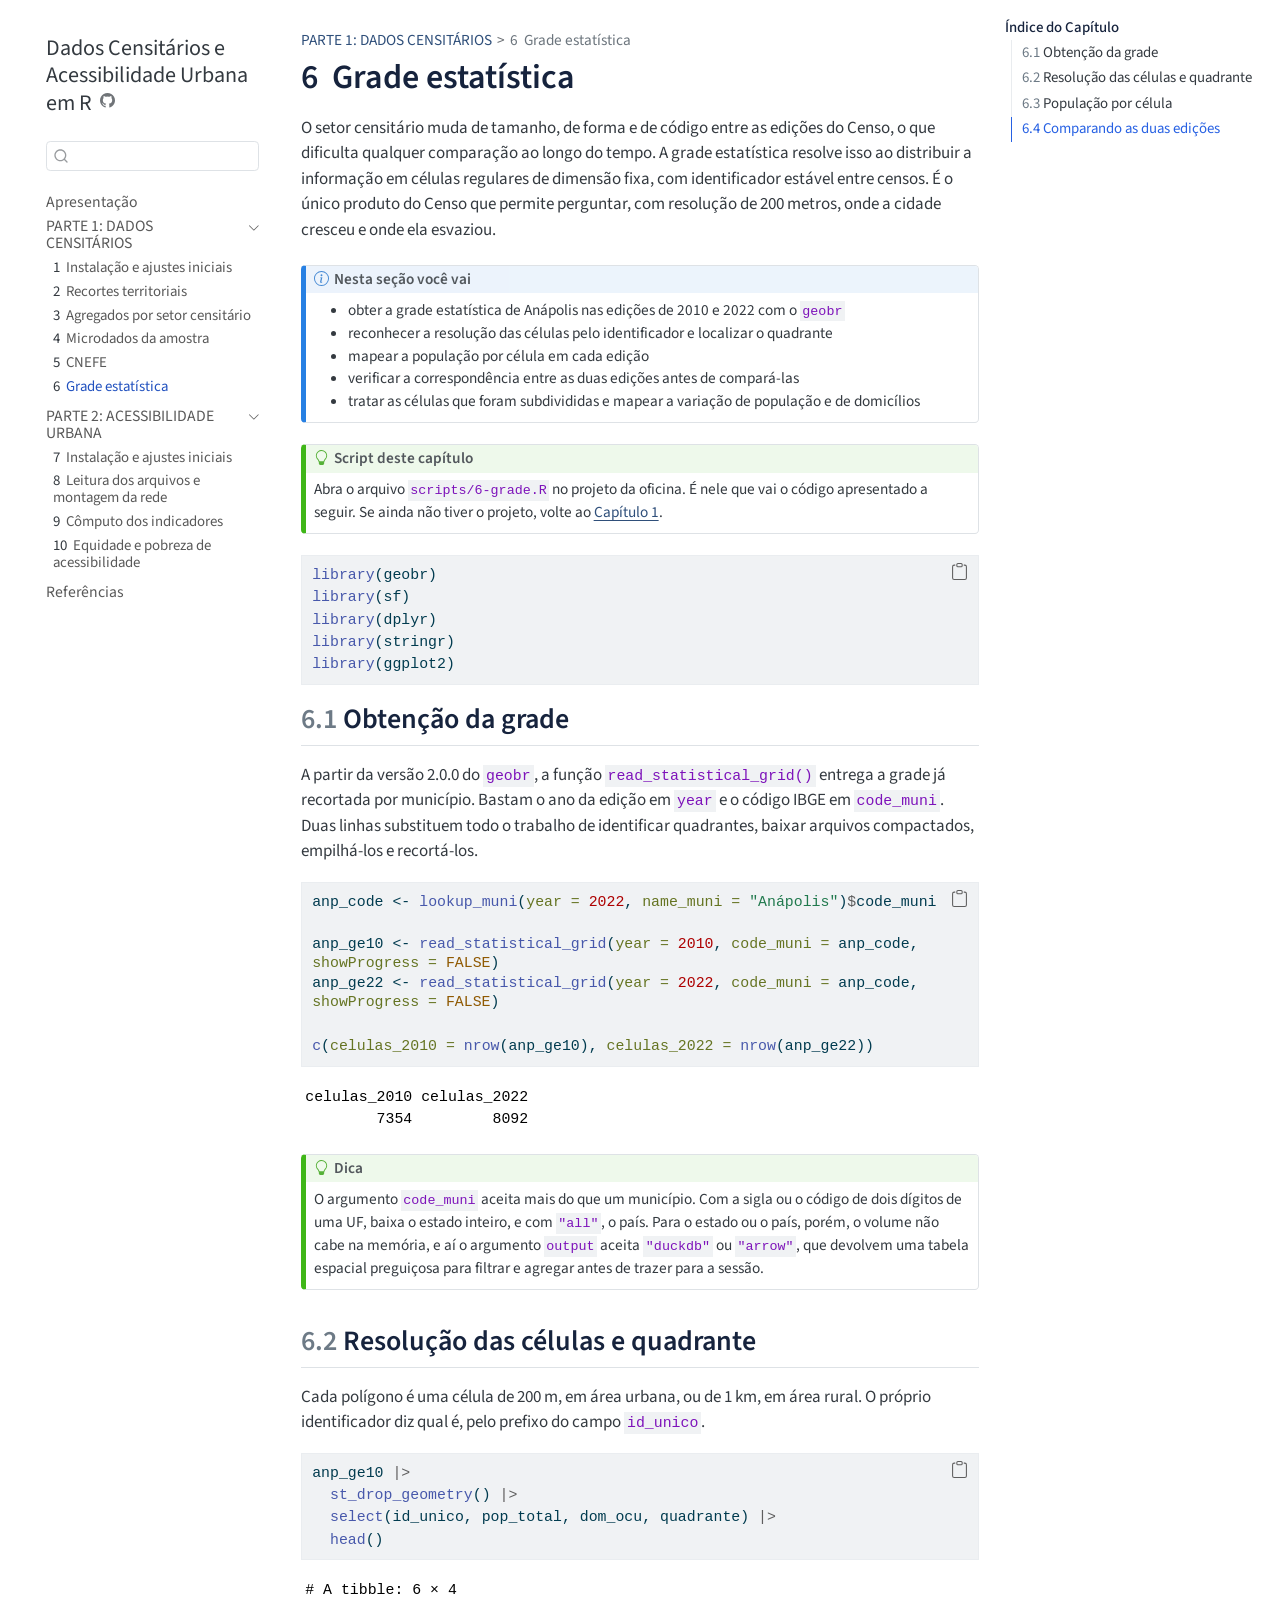
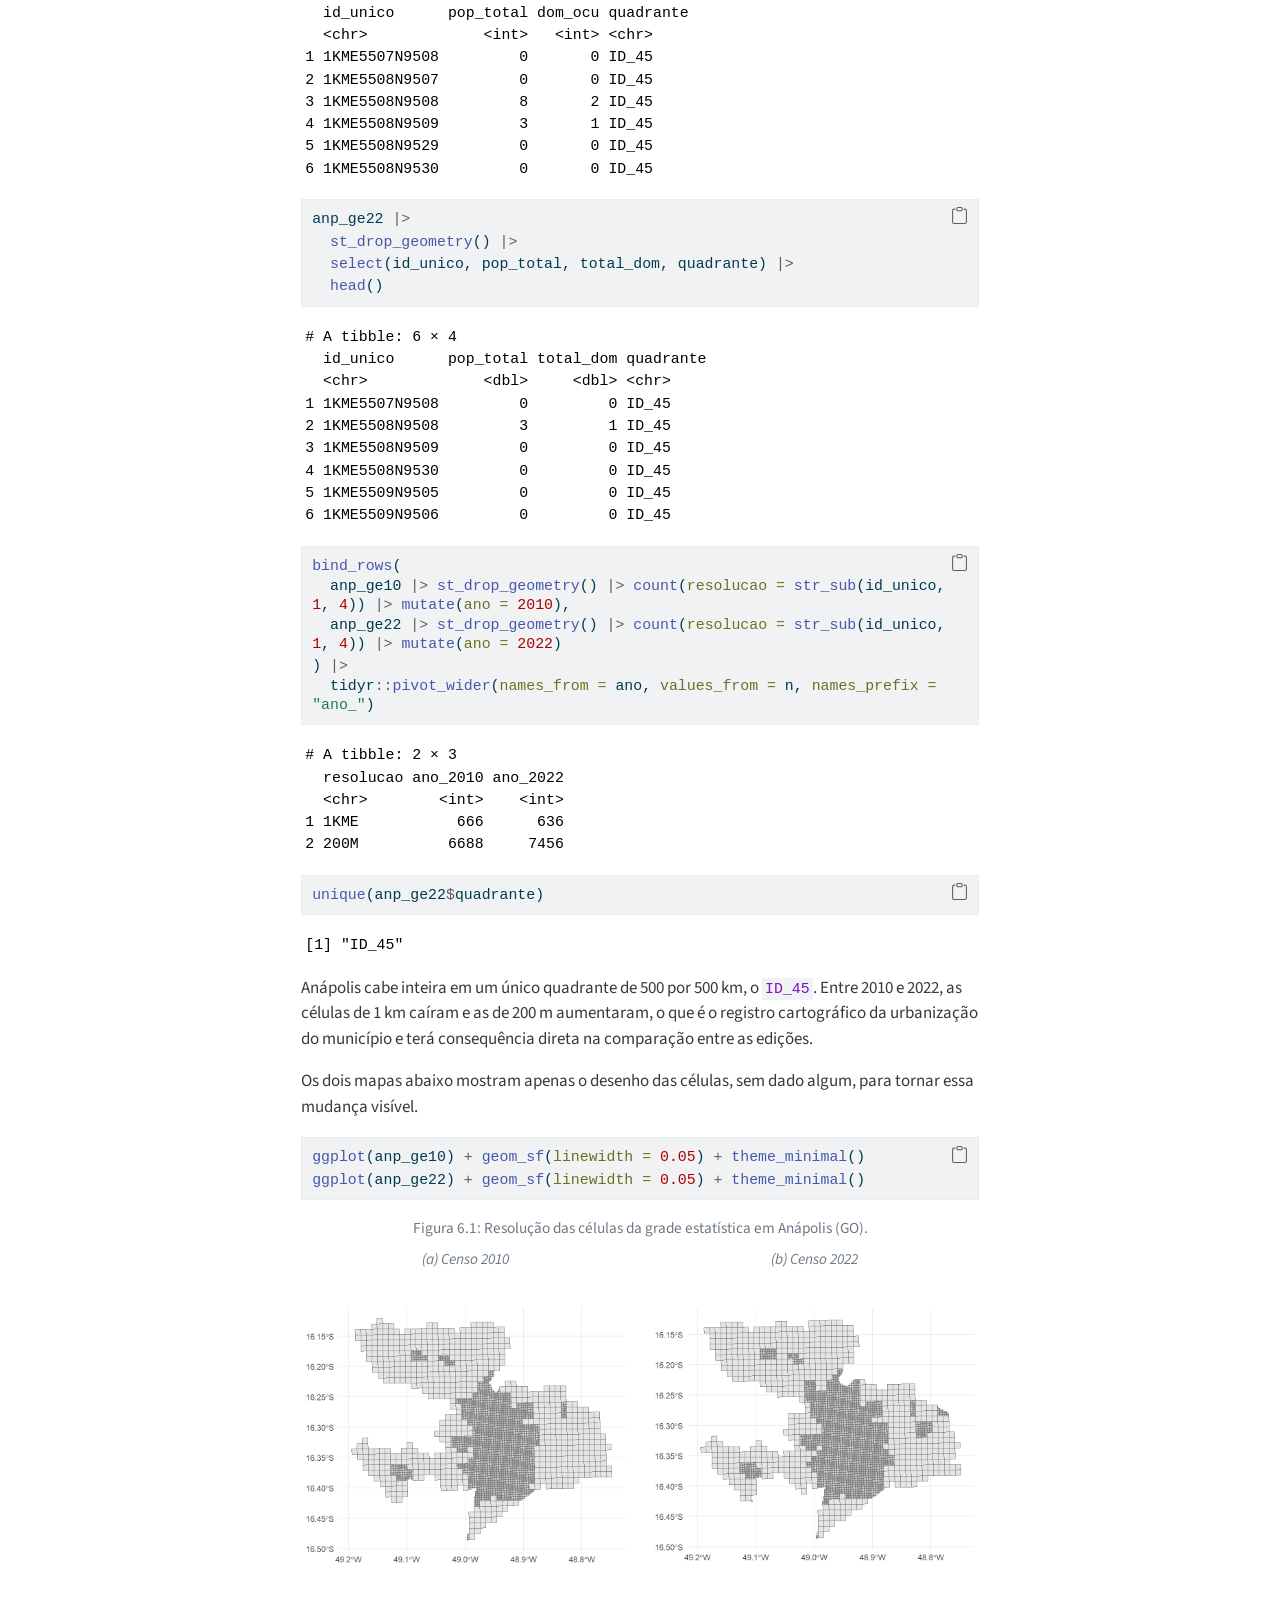
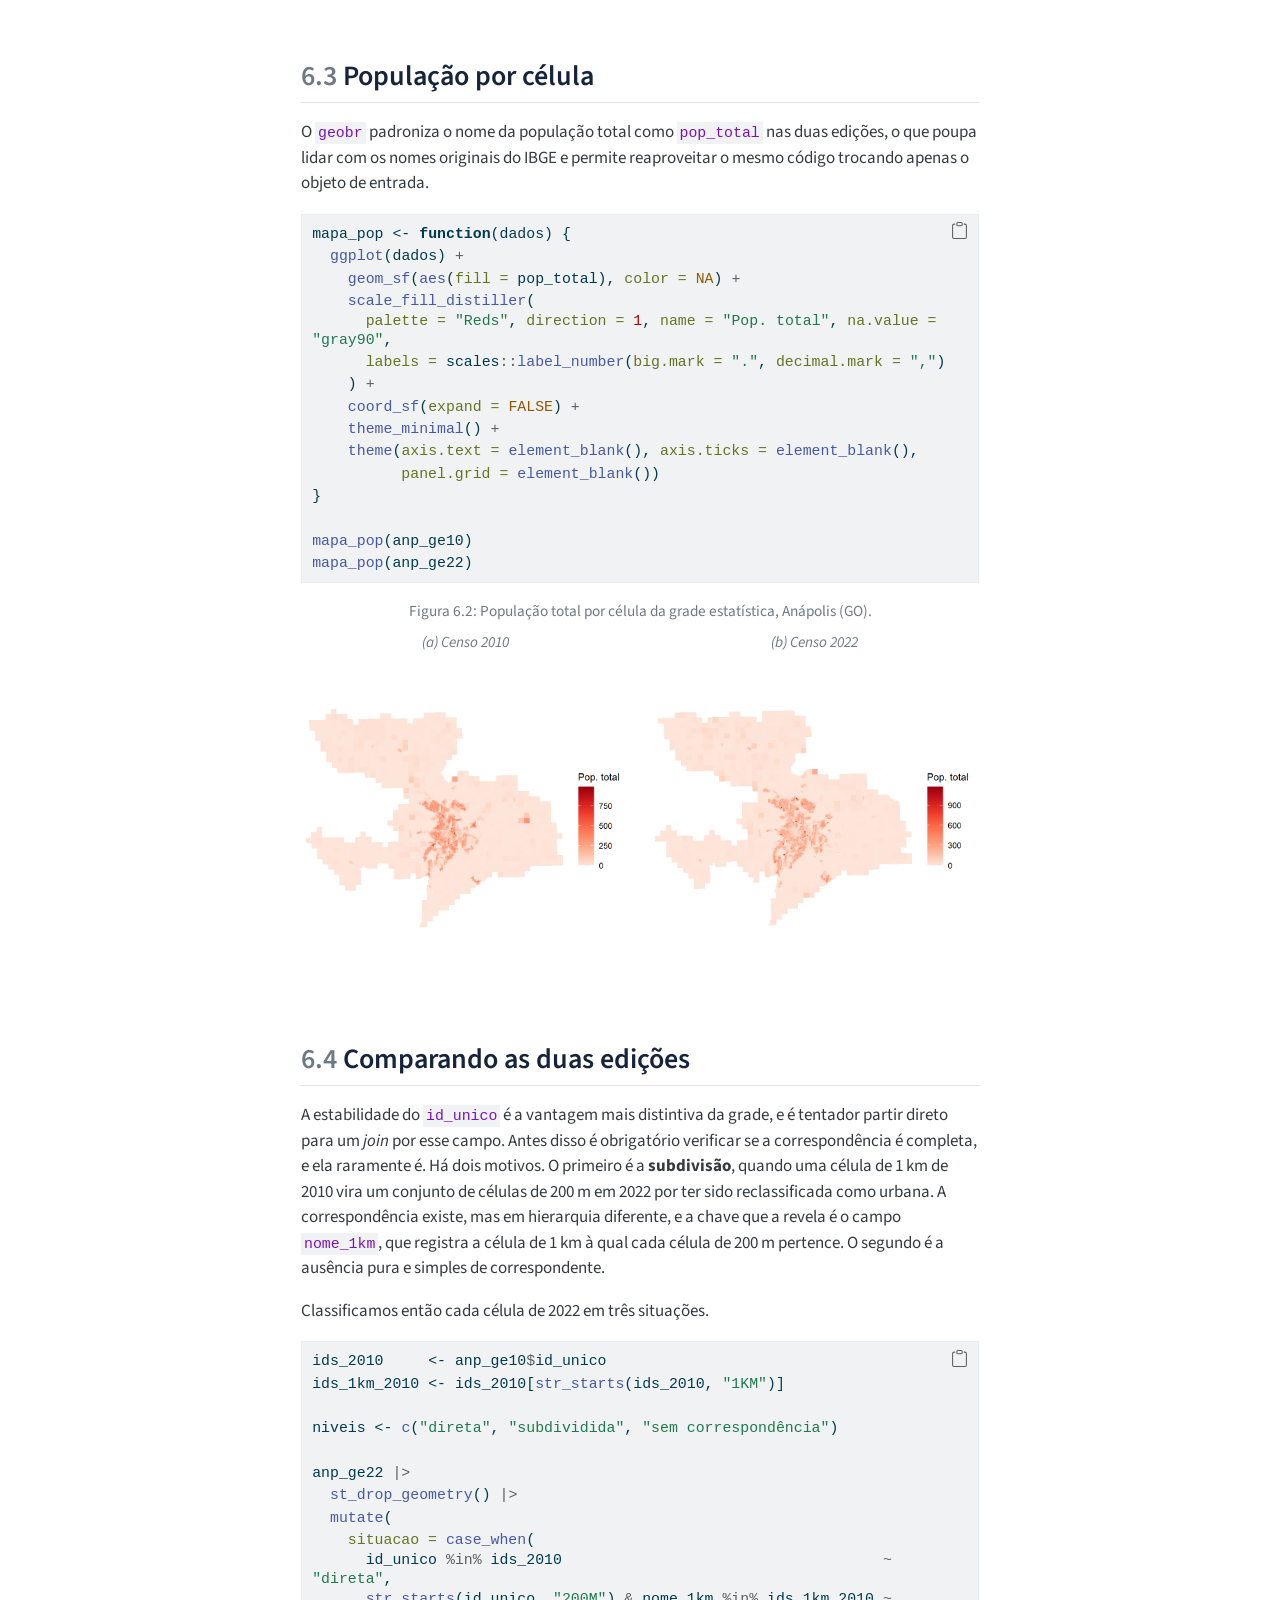
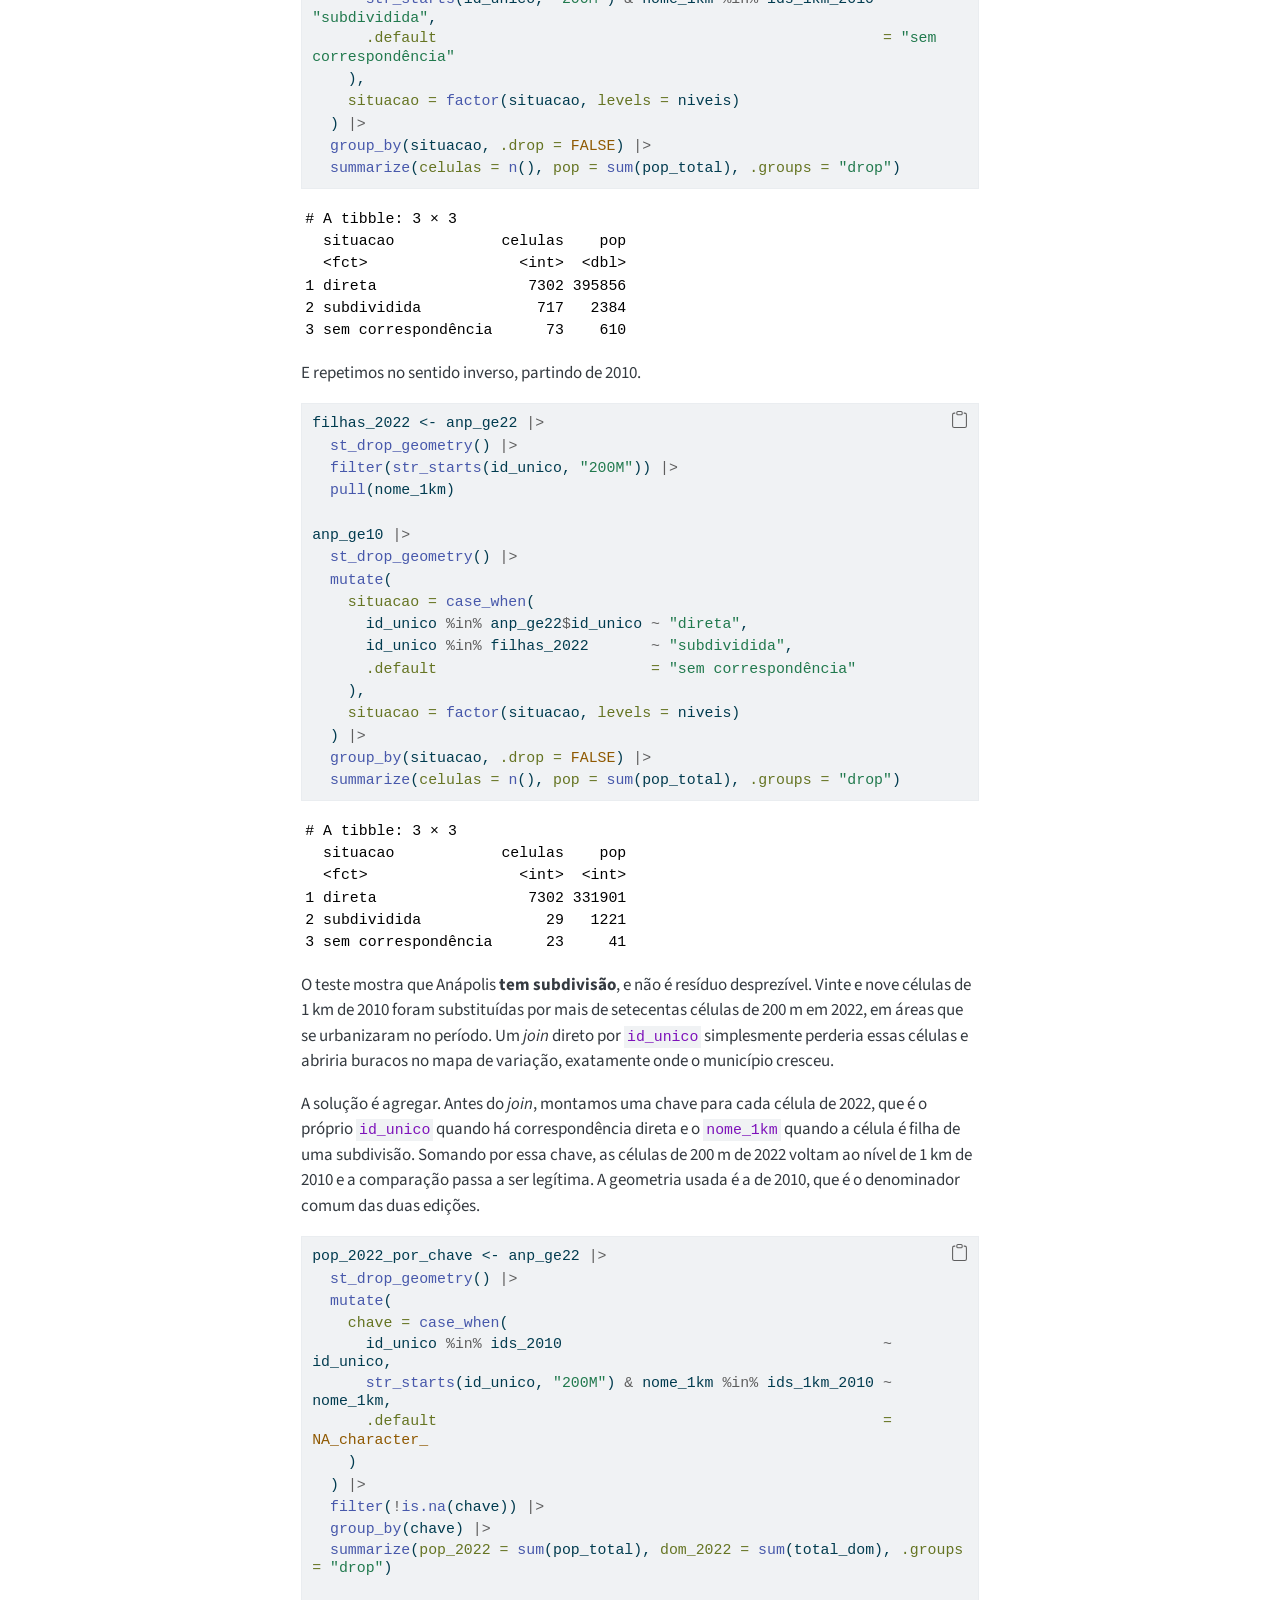
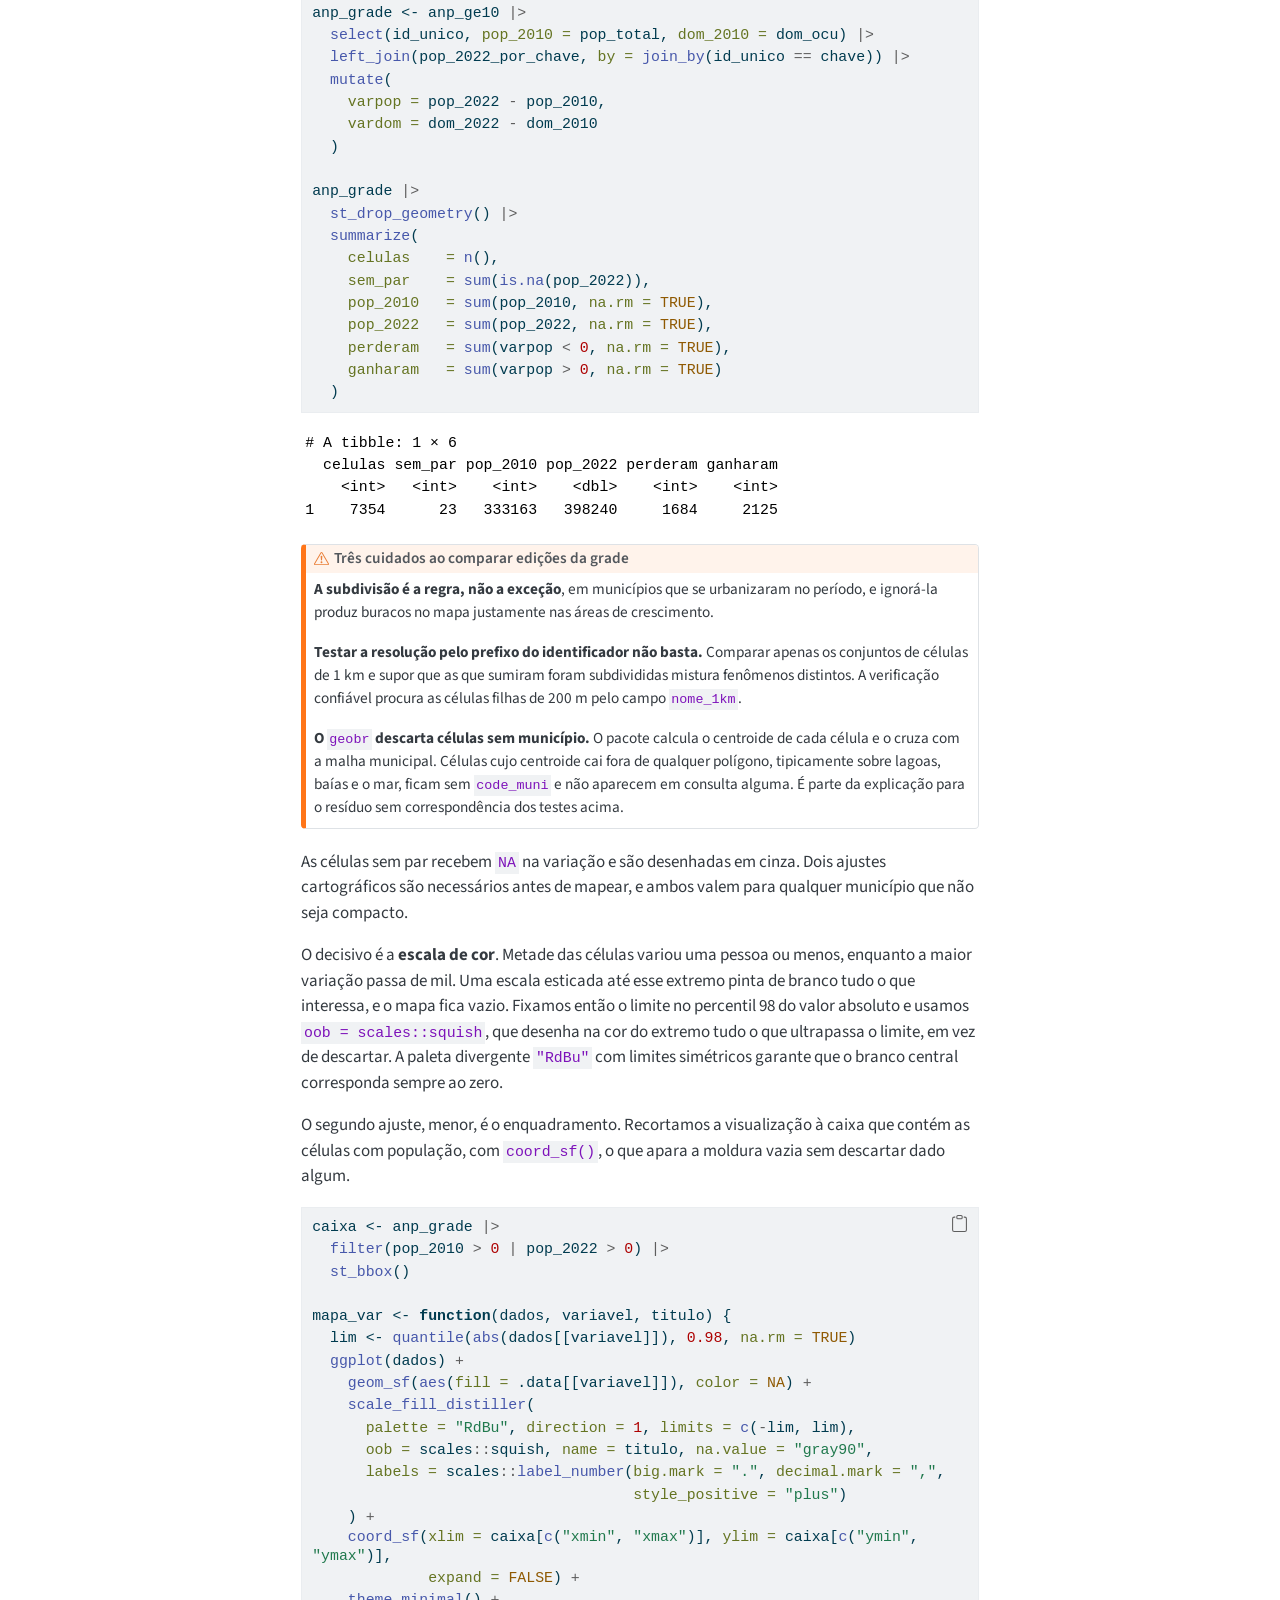
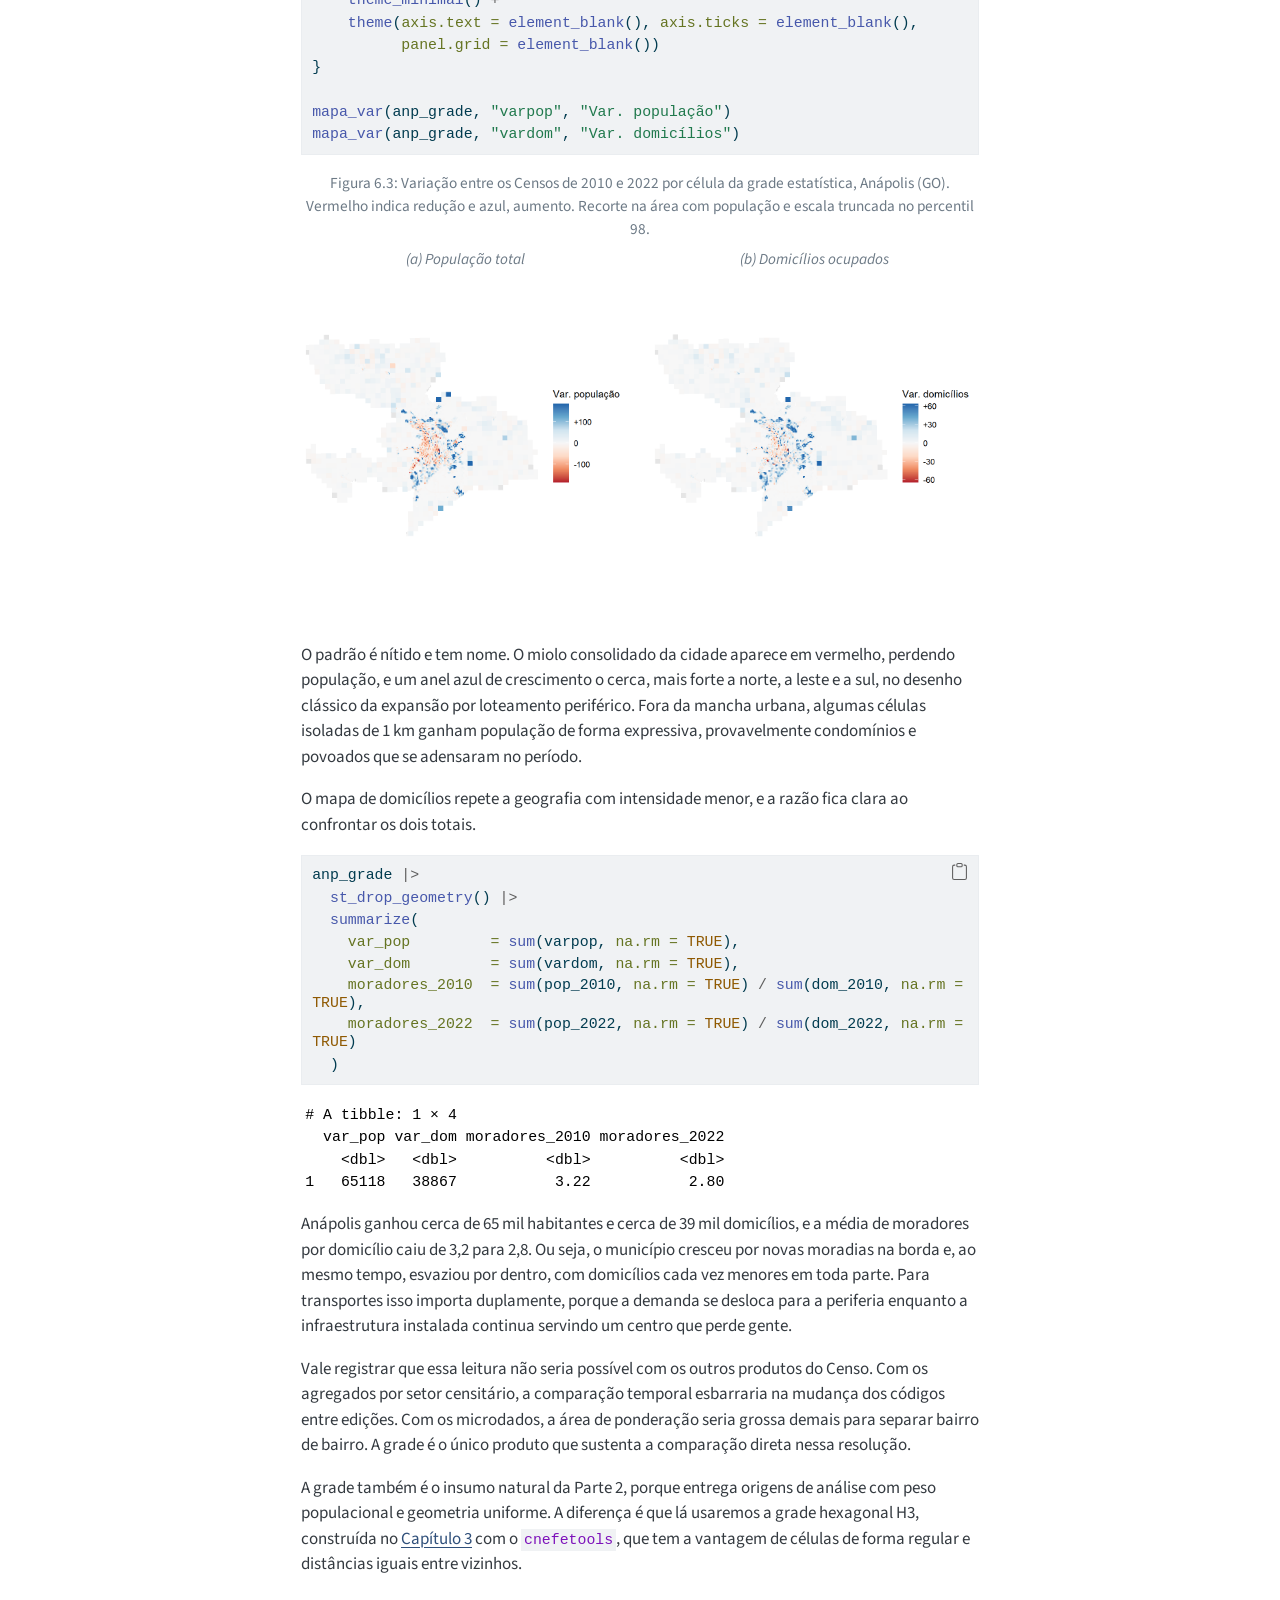
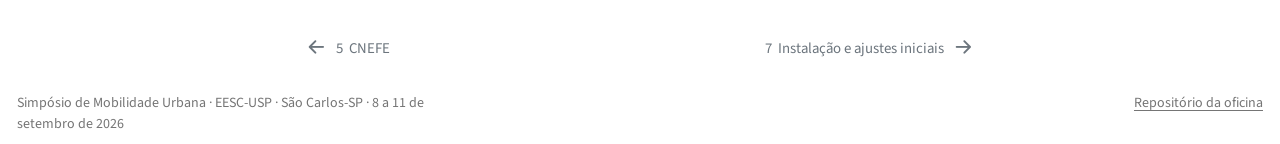
<file: docs/6-grade-estatistica.html>
<!DOCTYPE html>
<html xmlns="http://www.w3.org/1999/xhtml" lang="pt-BR" xml:lang="pt-BR"><head>

<meta charset="utf-8">
<meta name="generator" content="quarto-1.9.38">

<meta name="viewport" content="width=device-width, initial-scale=1.0, user-scalable=yes">


<title>6&nbsp; Grade estatística – Dados Censitários e Acessibilidade Urbana em R</title>
<style>
/* Default styles provided by pandoc.
** See https://pandoc.org/MANUAL.html#variables-for-html for config info.
*/
code{white-space: pre-wrap;}
span.smallcaps{font-variant: small-caps;}
div.columns{display: flex; gap: min(4vw, 1.5em);}
div.column{flex: auto; overflow-x: auto;}
div.hanging-indent{margin-left: 1.5em; text-indent: -1.5em;}
ul.task-list{list-style: none;}
ul.task-list li input[type="checkbox"] {
  width: 0.8em;
  margin: 0 0.8em 0.2em -1em; /* quarto-specific, see https://github.com/quarto-dev/quarto-cli/issues/4556 */ 
  vertical-align: middle;
}
/* CSS for syntax highlighting */
html { -webkit-text-size-adjust: 100%; }
pre > code.sourceCode { white-space: pre; position: relative; }
pre > code.sourceCode > span { display: inline-block; line-height: 1.25; }
pre > code.sourceCode > span:empty { height: 1.2em; }
.sourceCode { overflow: visible; }
code.sourceCode > span { color: inherit; text-decoration: inherit; }
div.sourceCode { margin: 1em 0; }
pre.sourceCode { margin: 0; }
@media screen {
div.sourceCode { overflow: auto; }
}
@media print {
pre > code.sourceCode { white-space: pre-wrap; }
pre > code.sourceCode > span { text-indent: -5em; padding-left: 5em; }
}
pre.numberSource code
  { counter-reset: source-line 0; }
pre.numberSource code > span
  { position: relative; left: -4em; counter-increment: source-line; }
pre.numberSource code > span > a:first-child::before
  { content: counter(source-line);
    position: relative; left: -1em; text-align: right; vertical-align: baseline;
    border: none; display: inline-block;
    -webkit-touch-callout: none; -webkit-user-select: none;
    -khtml-user-select: none; -moz-user-select: none;
    -ms-user-select: none; user-select: none;
    padding: 0 4px; width: 4em;
  }
pre.numberSource { margin-left: 3em;  padding-left: 4px; }
div.sourceCode
  {   }
@media screen {
pre > code.sourceCode > span > a:first-child::before { text-decoration: underline; }
}
</style>


<script src="site_libs/quarto-nav/quarto-nav.js"></script>
<script src="site_libs/quarto-nav/headroom.min.js"></script>
<script src="site_libs/clipboard/clipboard.min.js"></script>
<script src="site_libs/quarto-search/autocomplete.umd.js"></script>
<script src="site_libs/quarto-search/fuse.min.js"></script>
<script src="site_libs/quarto-search/quarto-search.js"></script>
<meta name="quarto:offset" content="./">
<link href="./7-instalacao-r5r.html" rel="next">
<link href="./5-cnefe.html" rel="prev">
<script src="site_libs/quarto-html/quarto.js" type="module"></script>
<script src="site_libs/quarto-html/tabsets/tabsets.js" type="module"></script>
<script src="site_libs/quarto-html/popper.min.js"></script>
<script src="site_libs/quarto-html/tippy.umd.min.js"></script>
<script src="site_libs/quarto-html/anchor.min.js"></script>
<link href="site_libs/quarto-html/tippy.css" rel="stylesheet">
<link href="site_libs/quarto-html/quarto-syntax-highlighting-15634bcf2e68342d4ad2dfa704d543f6.css" rel="stylesheet" id="quarto-text-highlighting-styles">
<script src="site_libs/bootstrap/bootstrap.min.js"></script>
<link href="site_libs/bootstrap/bootstrap-icons.css" rel="stylesheet">
<link href="site_libs/bootstrap/bootstrap-ec8eff129d6f50c8392963982e963180.min.css" rel="stylesheet" append-hash="true" id="quarto-bootstrap" data-mode="light">
<script id="quarto-search-options" type="application/json">{
  "location": "sidebar",
  "copy-button": false,
  "collapse-after": 3,
  "panel-placement": "start",
  "type": "textbox",
  "limit": 50,
  "keyboard-shortcut": [
    "f",
    "/",
    "s"
  ],
  "show-item-context": false,
  "language": {
    "search-no-results-text": "Nenhum resultado",
    "search-matching-documents-text": "documentos correspondentes",
    "search-copy-link-title": "Copiar link para a busca",
    "search-hide-matches-text": "Esconder correspondências adicionais",
    "search-more-match-text": "mais correspondência neste documento",
    "search-more-matches-text": "mais correspondências neste documento",
    "search-clear-button-title": "Limpar",
    "search-text-placeholder": "",
    "search-detached-cancel-button-title": "Cancelar",
    "search-submit-button-title": "Enviar",
    "search-label": "Procurar"
  }
}</script>


<link rel="stylesheet" href="custom.css">
<meta property="og:title" content="6&nbsp; Grade estatística – Dados Censitários e Acessibilidade Urbana em R">
<meta property="og:description" content="">
<meta property="og:image" content="https://pedreirajr.github.io/workshop_censo_acc_smu2026/6-grade-estatistica_files/figure-html/fig-grade-resolucao-1.png">
<meta property="og:site_name" content="Dados Censitários e Acessibilidade Urbana em R">
<meta property="og:image:height" content="960">
<meta property="og:image:width" content="960">
</head>

<body class="nav-sidebar floating quarto-light">

<div id="quarto-search-results"></div>
  <header id="quarto-header" class="headroom fixed-top">
  <nav class="quarto-secondary-nav">
    <div class="container-fluid d-flex">
      <button type="button" class="quarto-btn-toggle btn" data-bs-toggle="collapse" role="button" data-bs-target=".quarto-sidebar-collapse-item" aria-controls="quarto-sidebar" aria-expanded="false" aria-label="Alternar barra lateral" onclick="if (window.quartoToggleHeadroom) { window.quartoToggleHeadroom(); }">
        <i class="bi bi-layout-text-sidebar-reverse"></i>
      </button>
        <nav class="quarto-page-breadcrumbs" aria-label="breadcrumb"><ol class="breadcrumb"><li class="breadcrumb-item"><a href="./1-instalacao.html">PARTE 1: DADOS CENSITÁRIOS</a></li><li class="breadcrumb-item"><a href="./6-grade-estatistica.html"><span class="chapter-number">6</span>&nbsp; <span class="chapter-title">Grade estatística</span></a></li></ol></nav>
        <a class="flex-grow-1" role="navigation" data-bs-toggle="collapse" data-bs-target=".quarto-sidebar-collapse-item" aria-controls="quarto-sidebar" aria-expanded="false" aria-label="Alternar barra lateral" onclick="if (window.quartoToggleHeadroom) { window.quartoToggleHeadroom(); }">      
        </a>
      <button type="button" class="btn quarto-search-button" aria-label="Procurar" onclick="window.quartoOpenSearch();">
        <i class="bi bi-search"></i>
      </button>
    </div>
  </nav>
</header>
<!-- content -->
<div id="quarto-content" class="quarto-container page-columns page-rows-contents page-layout-article">
<!-- sidebar -->
  <nav id="quarto-sidebar" class="sidebar collapse collapse-horizontal quarto-sidebar-collapse-item sidebar-navigation floating overflow-auto">
    <div class="pt-lg-2 mt-2 text-left sidebar-header">
    <div class="sidebar-title mb-0 py-0">
      <a href="./">Dados Censitários e Acessibilidade Urbana em R</a> 
        <div class="sidebar-tools-main">
    <a href="https://github.com/pedreirajr/workshop_censo_acc_smu2026" title="Código fonte" class="quarto-navigation-tool px-1" aria-label="Código fonte"><i class="bi bi-github"></i></a>
</div>
    </div>
      </div>
        <div class="mt-2 flex-shrink-0 align-items-center">
        <div class="sidebar-search">
        <div id="quarto-search" class="" title="Procurar"></div>
        </div>
        </div>
    <div class="sidebar-menu-container"> 
    <ul class="list-unstyled mt-1">
        <li class="sidebar-item">
  <div class="sidebar-item-container"> 
  <a href="./index.html" class="sidebar-item-text sidebar-link">
 <span class="menu-text">Apresentação</span></a>
  </div>
</li>
        <li class="sidebar-item sidebar-item-section">
      <div class="sidebar-item-container"> 
            <a class="sidebar-item-text sidebar-link text-start" data-bs-toggle="collapse" data-bs-target="#quarto-sidebar-section-1" role="navigation" aria-expanded="true">
 <span class="menu-text">PARTE 1: DADOS CENSITÁRIOS</span></a>
          <a class="sidebar-item-toggle text-start" data-bs-toggle="collapse" data-bs-target="#quarto-sidebar-section-1" role="navigation" aria-expanded="true" aria-label="Alternar seção">
            <i class="bi bi-chevron-right ms-2"></i>
          </a> 
      </div>
      <ul id="quarto-sidebar-section-1" class="collapse list-unstyled sidebar-section depth1 show">  
          <li class="sidebar-item">
  <div class="sidebar-item-container"> 
  <a href="./1-instalacao.html" class="sidebar-item-text sidebar-link">
 <span class="menu-text"><span class="chapter-number">1</span>&nbsp; <span class="chapter-title">Instalação e ajustes iniciais</span></span></a>
  </div>
</li>
          <li class="sidebar-item">
  <div class="sidebar-item-container"> 
  <a href="./2-recortes-territoriais.html" class="sidebar-item-text sidebar-link">
 <span class="menu-text"><span class="chapter-number">2</span>&nbsp; <span class="chapter-title">Recortes territoriais</span></span></a>
  </div>
</li>
          <li class="sidebar-item">
  <div class="sidebar-item-container"> 
  <a href="./3-agregados.html" class="sidebar-item-text sidebar-link">
 <span class="menu-text"><span class="chapter-number">3</span>&nbsp; <span class="chapter-title">Agregados por setor censitário</span></span></a>
  </div>
</li>
          <li class="sidebar-item">
  <div class="sidebar-item-container"> 
  <a href="./4-microdados.html" class="sidebar-item-text sidebar-link">
 <span class="menu-text"><span class="chapter-number">4</span>&nbsp; <span class="chapter-title">Microdados da amostra</span></span></a>
  </div>
</li>
          <li class="sidebar-item">
  <div class="sidebar-item-container"> 
  <a href="./5-cnefe.html" class="sidebar-item-text sidebar-link">
 <span class="menu-text"><span class="chapter-number">5</span>&nbsp; <span class="chapter-title">CNEFE</span></span></a>
  </div>
</li>
          <li class="sidebar-item">
  <div class="sidebar-item-container"> 
  <a href="./6-grade-estatistica.html" class="sidebar-item-text sidebar-link active">
 <span class="menu-text"><span class="chapter-number">6</span>&nbsp; <span class="chapter-title">Grade estatística</span></span></a>
  </div>
</li>
      </ul>
  </li>
        <li class="sidebar-item sidebar-item-section">
      <div class="sidebar-item-container"> 
            <a class="sidebar-item-text sidebar-link text-start" data-bs-toggle="collapse" data-bs-target="#quarto-sidebar-section-2" role="navigation" aria-expanded="true">
 <span class="menu-text">PARTE 2: ACESSIBILIDADE URBANA</span></a>
          <a class="sidebar-item-toggle text-start" data-bs-toggle="collapse" data-bs-target="#quarto-sidebar-section-2" role="navigation" aria-expanded="true" aria-label="Alternar seção">
            <i class="bi bi-chevron-right ms-2"></i>
          </a> 
      </div>
      <ul id="quarto-sidebar-section-2" class="collapse list-unstyled sidebar-section depth1 show">  
          <li class="sidebar-item">
  <div class="sidebar-item-container"> 
  <a href="./7-instalacao-r5r.html" class="sidebar-item-text sidebar-link">
 <span class="menu-text"><span class="chapter-number">7</span>&nbsp; <span class="chapter-title">Instalação e ajustes iniciais</span></span></a>
  </div>
</li>
          <li class="sidebar-item">
  <div class="sidebar-item-container"> 
  <a href="./8-rede.html" class="sidebar-item-text sidebar-link">
 <span class="menu-text"><span class="chapter-number">8</span>&nbsp; <span class="chapter-title">Leitura dos arquivos e montagem da rede</span></span></a>
  </div>
</li>
          <li class="sidebar-item">
  <div class="sidebar-item-container"> 
  <a href="./9-indicadores.html" class="sidebar-item-text sidebar-link">
 <span class="menu-text"><span class="chapter-number">9</span>&nbsp; <span class="chapter-title">Cômputo dos indicadores</span></span></a>
  </div>
</li>
          <li class="sidebar-item">
  <div class="sidebar-item-container"> 
  <a href="./10-equidade.html" class="sidebar-item-text sidebar-link">
 <span class="menu-text"><span class="chapter-number">10</span>&nbsp; <span class="chapter-title">Equidade e pobreza de acessibilidade</span></span></a>
  </div>
</li>
      </ul>
  </li>
        <li class="sidebar-item">
  <div class="sidebar-item-container"> 
  <a href="./referencias.html" class="sidebar-item-text sidebar-link">
 <span class="menu-text">Referências</span></a>
  </div>
</li>
    </ul>
    </div>
</nav>
<div id="quarto-sidebar-glass" class="quarto-sidebar-collapse-item" data-bs-toggle="collapse" data-bs-target=".quarto-sidebar-collapse-item"></div>
<!-- margin-sidebar -->
    <div id="quarto-margin-sidebar" class="sidebar margin-sidebar">
        <nav id="TOC" role="doc-toc" class="toc-active">
    <h2 id="toc-title">Índice do Capítulo</h2>
   
  <ul>
  <li><a href="#obtenção-da-grade" id="toc-obtenção-da-grade" class="nav-link active" data-scroll-target="#obtenção-da-grade"><span class="header-section-number">6.1</span> Obtenção da grade</a></li>
  <li><a href="#resolução-das-células-e-quadrante" id="toc-resolução-das-células-e-quadrante" class="nav-link" data-scroll-target="#resolução-das-células-e-quadrante"><span class="header-section-number">6.2</span> Resolução das células e quadrante</a></li>
  <li><a href="#população-por-célula" id="toc-população-por-célula" class="nav-link" data-scroll-target="#população-por-célula"><span class="header-section-number">6.3</span> População por célula</a></li>
  <li><a href="#comparando-as-duas-edições" id="toc-comparando-as-duas-edições" class="nav-link" data-scroll-target="#comparando-as-duas-edições"><span class="header-section-number">6.4</span> Comparando as duas edições</a></li>
  </ul>
</nav>
    </div>
<!-- main -->
<main class="content" id="quarto-document-content">

<header id="title-block-header" class="quarto-title-block default"><nav class="quarto-page-breadcrumbs quarto-title-breadcrumbs d-none d-lg-block" aria-label="breadcrumb"><ol class="breadcrumb"><li class="breadcrumb-item"><a href="./1-instalacao.html">PARTE 1: DADOS CENSITÁRIOS</a></li><li class="breadcrumb-item"><a href="./6-grade-estatistica.html"><span class="chapter-number">6</span>&nbsp; <span class="chapter-title">Grade estatística</span></a></li></ol></nav>
<div class="quarto-title">
<h1 class="title"><span class="chapter-number">6</span>&nbsp; <span class="chapter-title">Grade estatística</span></h1>
</div>



<div class="quarto-title-meta">

    
  
    
  </div>
  


</header>


<p>O setor censitário muda de tamanho, de forma e de código entre as edições do Censo, o que dificulta qualquer comparação ao longo do tempo. A grade estatística resolve isso ao distribuir a informação em células regulares de dimensão fixa, com identificador estável entre censos. É o único produto do Censo que permite perguntar, com resolução de 200 metros, onde a cidade cresceu e onde ela esvaziou.</p>
<div class="callout callout-style-default callout-note callout-titled">
<div class="callout-header d-flex align-content-center">
<div class="callout-icon-container">
<i class="callout-icon"></i>
</div>
<div class="callout-title-container flex-fill">
<span class="screen-reader-only">Nota</span>Nesta seção você vai
</div>
</div>
<div class="callout-body-container callout-body">
<ul>
<li>obter a grade estatística de Anápolis nas edições de 2010 e 2022 com o <code>geobr</code></li>
<li>reconhecer a resolução das células pelo identificador e localizar o quadrante</li>
<li>mapear a população por célula em cada edição</li>
<li>verificar a correspondência entre as duas edições antes de compará-las</li>
<li>tratar as células que foram subdivididas e mapear a variação de população e de domicílios</li>
</ul>
</div>
</div>
<div class="callout callout-style-default callout-tip callout-titled">
<div class="callout-header d-flex align-content-center">
<div class="callout-icon-container">
<i class="callout-icon"></i>
</div>
<div class="callout-title-container flex-fill">
<span class="screen-reader-only">Dica</span>Script deste capítulo
</div>
</div>
<div class="callout-body-container callout-body">
<p>Abra o arquivo <code>scripts/6-grade.R</code> no projeto da oficina. É nele que vai o código apresentado a seguir. Se ainda não tiver o projeto, volte ao <a href="./1-instalacao.html">Capítulo 1</a>.</p>
</div>
</div>
<div class="cell">
<div class="code-copy-outer-scaffold"><div class="sourceCode cell-code" id="cb1"><pre class="sourceCode r code-with-copy"><code class="sourceCode r"><span id="cb1-1"><a href="#cb1-1" aria-hidden="true" tabindex="-1"></a><span class="fu">library</span>(geobr)</span>
<span id="cb1-2"><a href="#cb1-2" aria-hidden="true" tabindex="-1"></a><span class="fu">library</span>(sf)</span>
<span id="cb1-3"><a href="#cb1-3" aria-hidden="true" tabindex="-1"></a><span class="fu">library</span>(dplyr)</span>
<span id="cb1-4"><a href="#cb1-4" aria-hidden="true" tabindex="-1"></a><span class="fu">library</span>(stringr)</span>
<span id="cb1-5"><a href="#cb1-5" aria-hidden="true" tabindex="-1"></a><span class="fu">library</span>(ggplot2)</span></code></pre></div><button title="Copiar para a área de transferência" class="code-copy-button"><i class="bi"></i></button></div>
</div>
<section id="obtenção-da-grade" class="level2" data-number="6.1">
<h2 data-number="6.1" class="anchored" data-anchor-id="obtenção-da-grade"><span class="header-section-number">6.1</span> Obtenção da grade</h2>
<p>A partir da versão 2.0.0 do <code>geobr</code>, a função <code>read_statistical_grid()</code> entrega a grade já recortada por município. Bastam o ano da edição em <code>year</code> e o código IBGE em <code>code_muni</code>. Duas linhas substituem todo o trabalho de identificar quadrantes, baixar arquivos compactados, empilhá-los e recortá-los.</p>
<div class="cell">
<div class="code-copy-outer-scaffold"><div class="sourceCode cell-code" id="cb2"><pre class="sourceCode r code-with-copy"><code class="sourceCode r"><span id="cb2-1"><a href="#cb2-1" aria-hidden="true" tabindex="-1"></a>anp_code <span class="ot">&lt;-</span> <span class="fu">lookup_muni</span>(<span class="at">year =</span> <span class="dv">2022</span>, <span class="at">name_muni =</span> <span class="st">"Anápolis"</span>)<span class="sc">$</span>code_muni</span>
<span id="cb2-2"><a href="#cb2-2" aria-hidden="true" tabindex="-1"></a></span>
<span id="cb2-3"><a href="#cb2-3" aria-hidden="true" tabindex="-1"></a>anp_ge10 <span class="ot">&lt;-</span> <span class="fu">read_statistical_grid</span>(<span class="at">year =</span> <span class="dv">2010</span>, <span class="at">code_muni =</span> anp_code, <span class="at">showProgress =</span> <span class="cn">FALSE</span>)</span>
<span id="cb2-4"><a href="#cb2-4" aria-hidden="true" tabindex="-1"></a>anp_ge22 <span class="ot">&lt;-</span> <span class="fu">read_statistical_grid</span>(<span class="at">year =</span> <span class="dv">2022</span>, <span class="at">code_muni =</span> anp_code, <span class="at">showProgress =</span> <span class="cn">FALSE</span>)</span>
<span id="cb2-5"><a href="#cb2-5" aria-hidden="true" tabindex="-1"></a></span>
<span id="cb2-6"><a href="#cb2-6" aria-hidden="true" tabindex="-1"></a><span class="fu">c</span>(<span class="at">celulas_2010 =</span> <span class="fu">nrow</span>(anp_ge10), <span class="at">celulas_2022 =</span> <span class="fu">nrow</span>(anp_ge22))</span></code></pre></div><button title="Copiar para a área de transferência" class="code-copy-button"><i class="bi"></i></button></div>
<div class="cell-output cell-output-stdout">
<pre><code>celulas_2010 celulas_2022 
        7354         8092 </code></pre>
</div>
</div>
<div class="callout callout-style-default callout-tip callout-titled">
<div class="callout-header d-flex align-content-center">
<div class="callout-icon-container">
<i class="callout-icon"></i>
</div>
<div class="callout-title-container flex-fill">
Dica
</div>
</div>
<div class="callout-body-container callout-body">
<p>O argumento <code>code_muni</code> aceita mais do que um município. Com a sigla ou o código de dois dígitos de uma UF, baixa o estado inteiro, e com <code>"all"</code>, o país. Para o estado ou o país, porém, o volume não cabe na memória, e aí o argumento <code>output</code> aceita <code>"duckdb"</code> ou <code>"arrow"</code>, que devolvem uma tabela espacial preguiçosa para filtrar e agregar antes de trazer para a sessão.</p>
</div>
</div>
</section>
<section id="resolução-das-células-e-quadrante" class="level2" data-number="6.2">
<h2 data-number="6.2" class="anchored" data-anchor-id="resolução-das-células-e-quadrante"><span class="header-section-number">6.2</span> Resolução das células e quadrante</h2>
<p>Cada polígono é uma célula de 200 m, em área urbana, ou de 1 km, em área rural. O próprio identificador diz qual é, pelo prefixo do campo <code>id_unico</code>.</p>
<div class="cell">
<div class="code-copy-outer-scaffold"><div class="sourceCode cell-code" id="cb4"><pre class="sourceCode r code-with-copy"><code class="sourceCode r"><span id="cb4-1"><a href="#cb4-1" aria-hidden="true" tabindex="-1"></a>anp_ge10 <span class="sc">|&gt;</span></span>
<span id="cb4-2"><a href="#cb4-2" aria-hidden="true" tabindex="-1"></a>  <span class="fu">st_drop_geometry</span>() <span class="sc">|&gt;</span></span>
<span id="cb4-3"><a href="#cb4-3" aria-hidden="true" tabindex="-1"></a>  <span class="fu">select</span>(id_unico, pop_total, dom_ocu, quadrante) <span class="sc">|&gt;</span></span>
<span id="cb4-4"><a href="#cb4-4" aria-hidden="true" tabindex="-1"></a>  <span class="fu">head</span>()</span></code></pre></div><button title="Copiar para a área de transferência" class="code-copy-button"><i class="bi"></i></button></div>
<div class="cell-output cell-output-stdout">
<pre><code># A tibble: 6 × 4
  id_unico      pop_total dom_ocu quadrante
  &lt;chr&gt;             &lt;int&gt;   &lt;int&gt; &lt;chr&gt;    
1 1KME5507N9508         0       0 ID_45    
2 1KME5508N9507         0       0 ID_45    
3 1KME5508N9508         8       2 ID_45    
4 1KME5508N9509         3       1 ID_45    
5 1KME5508N9529         0       0 ID_45    
6 1KME5508N9530         0       0 ID_45    </code></pre>
</div>
<div class="code-copy-outer-scaffold"><div class="sourceCode cell-code" id="cb6"><pre class="sourceCode r code-with-copy"><code class="sourceCode r"><span id="cb6-1"><a href="#cb6-1" aria-hidden="true" tabindex="-1"></a>anp_ge22 <span class="sc">|&gt;</span></span>
<span id="cb6-2"><a href="#cb6-2" aria-hidden="true" tabindex="-1"></a>  <span class="fu">st_drop_geometry</span>() <span class="sc">|&gt;</span></span>
<span id="cb6-3"><a href="#cb6-3" aria-hidden="true" tabindex="-1"></a>  <span class="fu">select</span>(id_unico, pop_total, total_dom, quadrante) <span class="sc">|&gt;</span></span>
<span id="cb6-4"><a href="#cb6-4" aria-hidden="true" tabindex="-1"></a>  <span class="fu">head</span>()</span></code></pre></div><button title="Copiar para a área de transferência" class="code-copy-button"><i class="bi"></i></button></div>
<div class="cell-output cell-output-stdout">
<pre><code># A tibble: 6 × 4
  id_unico      pop_total total_dom quadrante
  &lt;chr&gt;             &lt;dbl&gt;     &lt;dbl&gt; &lt;chr&gt;    
1 1KME5507N9508         0         0 ID_45    
2 1KME5508N9508         3         1 ID_45    
3 1KME5508N9509         0         0 ID_45    
4 1KME5508N9530         0         0 ID_45    
5 1KME5509N9505         0         0 ID_45    
6 1KME5509N9506         0         0 ID_45    </code></pre>
</div>
</div>
<div class="cell">
<div class="code-copy-outer-scaffold"><div class="sourceCode cell-code" id="cb8"><pre class="sourceCode r code-with-copy"><code class="sourceCode r"><span id="cb8-1"><a href="#cb8-1" aria-hidden="true" tabindex="-1"></a><span class="fu">bind_rows</span>(</span>
<span id="cb8-2"><a href="#cb8-2" aria-hidden="true" tabindex="-1"></a>  anp_ge10 <span class="sc">|&gt;</span> <span class="fu">st_drop_geometry</span>() <span class="sc">|&gt;</span> <span class="fu">count</span>(<span class="at">resolucao =</span> <span class="fu">str_sub</span>(id_unico, <span class="dv">1</span>, <span class="dv">4</span>)) <span class="sc">|&gt;</span> <span class="fu">mutate</span>(<span class="at">ano =</span> <span class="dv">2010</span>),</span>
<span id="cb8-3"><a href="#cb8-3" aria-hidden="true" tabindex="-1"></a>  anp_ge22 <span class="sc">|&gt;</span> <span class="fu">st_drop_geometry</span>() <span class="sc">|&gt;</span> <span class="fu">count</span>(<span class="at">resolucao =</span> <span class="fu">str_sub</span>(id_unico, <span class="dv">1</span>, <span class="dv">4</span>)) <span class="sc">|&gt;</span> <span class="fu">mutate</span>(<span class="at">ano =</span> <span class="dv">2022</span>)</span>
<span id="cb8-4"><a href="#cb8-4" aria-hidden="true" tabindex="-1"></a>) <span class="sc">|&gt;</span></span>
<span id="cb8-5"><a href="#cb8-5" aria-hidden="true" tabindex="-1"></a>  tidyr<span class="sc">::</span><span class="fu">pivot_wider</span>(<span class="at">names_from =</span> ano, <span class="at">values_from =</span> n, <span class="at">names_prefix =</span> <span class="st">"ano_"</span>)</span></code></pre></div><button title="Copiar para a área de transferência" class="code-copy-button"><i class="bi"></i></button></div>
<div class="cell-output cell-output-stdout">
<pre><code># A tibble: 2 × 3
  resolucao ano_2010 ano_2022
  &lt;chr&gt;        &lt;int&gt;    &lt;int&gt;
1 1KME           666      636
2 200M          6688     7456</code></pre>
</div>
<div class="code-copy-outer-scaffold"><div class="sourceCode cell-code" id="cb10"><pre class="sourceCode r code-with-copy"><code class="sourceCode r"><span id="cb10-1"><a href="#cb10-1" aria-hidden="true" tabindex="-1"></a><span class="fu">unique</span>(anp_ge22<span class="sc">$</span>quadrante)</span></code></pre></div><button title="Copiar para a área de transferência" class="code-copy-button"><i class="bi"></i></button></div>
<div class="cell-output cell-output-stdout">
<pre><code>[1] "ID_45"</code></pre>
</div>
</div>
<p>Anápolis cabe inteira em um único quadrante de 500 por 500 km, o <code>ID_45</code>. Entre 2010 e 2022, as células de 1 km caíram e as de 200 m aumentaram, o que é o registro cartográfico da urbanização do município e terá consequência direta na comparação entre as edições.</p>
<p>Os dois mapas abaixo mostram apenas o desenho das células, sem dado algum, para tornar essa mudança visível.</p>
<div class="code-copy-outer-scaffold"><div class="sourceCode cell-code" id="cb12"><pre class="sourceCode r code-with-copy"><code class="sourceCode r"><span id="cb12-1"><a href="#cb12-1" aria-hidden="true" tabindex="-1"></a><span class="fu">ggplot</span>(anp_ge10) <span class="sc">+</span> <span class="fu">geom_sf</span>(<span class="at">linewidth =</span> <span class="fl">0.05</span>) <span class="sc">+</span> <span class="fu">theme_minimal</span>()</span>
<span id="cb12-2"><a href="#cb12-2" aria-hidden="true" tabindex="-1"></a><span class="fu">ggplot</span>(anp_ge22) <span class="sc">+</span> <span class="fu">geom_sf</span>(<span class="at">linewidth =</span> <span class="fl">0.05</span>) <span class="sc">+</span> <span class="fu">theme_minimal</span>()</span></code></pre></div><button title="Copiar para a área de transferência" class="code-copy-button"><i class="bi"></i></button></div>
<div id="fig-grade-resolucao" class="quarto-layout-panel">
<figure class="quarto-float quarto-float-fig figure">
<figcaption class="quarto-float-caption-top quarto-float-caption quarto-float-fig" id="fig-grade-resolucao-caption-0ceaefa1-69ba-4598-a22c-09a6ac19f8ca">
Figura&nbsp;6.1: Resolução das células da grade estatística em Anápolis (GO).
</figcaption>
<div aria-describedby="fig-grade-resolucao-caption-0ceaefa1-69ba-4598-a22c-09a6ac19f8ca">
<div class="quarto-layout-row">
<div class="cell-output-display quarto-layout-cell-subref quarto-layout-cell" data-ref-parent="fig-grade-resolucao" style="flex-basis: 50.0%;justify-content: flex-start;">
<div id="fig-grade-resolucao-1" class="quarto-float quarto-figure quarto-figure-center anchored">
<figure class="quarto-float quarto-subfloat-fig figure">
<figcaption class="quarto-float-caption-top quarto-subfloat-caption quarto-subfloat-fig" id="fig-grade-resolucao-1-caption-0ceaefa1-69ba-4598-a22c-09a6ac19f8ca">
(a) Censo 2010
</figcaption>
<div aria-describedby="fig-grade-resolucao-1-caption-0ceaefa1-69ba-4598-a22c-09a6ac19f8ca">
<img src="6-grade-estatistica_files/figure-html/fig-grade-resolucao-1.png" class="img-fluid figure-img" data-ref-parent="fig-grade-resolucao" width="480">
</div>
</figure>
</div>
</div>
<div class="cell-output-display quarto-layout-cell-subref quarto-layout-cell" data-ref-parent="fig-grade-resolucao" style="flex-basis: 50.0%;justify-content: flex-start;">
<div id="fig-grade-resolucao-2" class="quarto-float quarto-figure quarto-figure-center anchored">
<figure class="quarto-float quarto-subfloat-fig figure">
<figcaption class="quarto-float-caption-top quarto-subfloat-caption quarto-subfloat-fig" id="fig-grade-resolucao-2-caption-0ceaefa1-69ba-4598-a22c-09a6ac19f8ca">
(b) Censo 2022
</figcaption>
<div aria-describedby="fig-grade-resolucao-2-caption-0ceaefa1-69ba-4598-a22c-09a6ac19f8ca">
<img src="6-grade-estatistica_files/figure-html/fig-grade-resolucao-2.png" class="img-fluid figure-img" data-ref-parent="fig-grade-resolucao" width="480">
</div>
</figure>
</div>
</div>
</div>
</div>
</figure>
</div>
</section>
<section id="população-por-célula" class="level2" data-number="6.3">
<h2 data-number="6.3" class="anchored" data-anchor-id="população-por-célula"><span class="header-section-number">6.3</span> População por célula</h2>
<p>O <code>geobr</code> padroniza o nome da população total como <code>pop_total</code> nas duas edições, o que poupa lidar com os nomes originais do IBGE e permite reaproveitar o mesmo código trocando apenas o objeto de entrada.</p>
<div class="code-copy-outer-scaffold"><div class="sourceCode cell-code" id="cb13"><pre class="sourceCode r code-with-copy"><code class="sourceCode r"><span id="cb13-1"><a href="#cb13-1" aria-hidden="true" tabindex="-1"></a>mapa_pop <span class="ot">&lt;-</span> <span class="cf">function</span>(dados) {</span>
<span id="cb13-2"><a href="#cb13-2" aria-hidden="true" tabindex="-1"></a>  <span class="fu">ggplot</span>(dados) <span class="sc">+</span></span>
<span id="cb13-3"><a href="#cb13-3" aria-hidden="true" tabindex="-1"></a>    <span class="fu">geom_sf</span>(<span class="fu">aes</span>(<span class="at">fill =</span> pop_total), <span class="at">color =</span> <span class="cn">NA</span>) <span class="sc">+</span></span>
<span id="cb13-4"><a href="#cb13-4" aria-hidden="true" tabindex="-1"></a>    <span class="fu">scale_fill_distiller</span>(</span>
<span id="cb13-5"><a href="#cb13-5" aria-hidden="true" tabindex="-1"></a>      <span class="at">palette =</span> <span class="st">"Reds"</span>, <span class="at">direction =</span> <span class="dv">1</span>, <span class="at">name =</span> <span class="st">"Pop. total"</span>, <span class="at">na.value =</span> <span class="st">"gray90"</span>,</span>
<span id="cb13-6"><a href="#cb13-6" aria-hidden="true" tabindex="-1"></a>      <span class="at">labels =</span> scales<span class="sc">::</span><span class="fu">label_number</span>(<span class="at">big.mark =</span> <span class="st">"."</span>, <span class="at">decimal.mark =</span> <span class="st">","</span>)</span>
<span id="cb13-7"><a href="#cb13-7" aria-hidden="true" tabindex="-1"></a>    ) <span class="sc">+</span></span>
<span id="cb13-8"><a href="#cb13-8" aria-hidden="true" tabindex="-1"></a>    <span class="fu">coord_sf</span>(<span class="at">expand =</span> <span class="cn">FALSE</span>) <span class="sc">+</span></span>
<span id="cb13-9"><a href="#cb13-9" aria-hidden="true" tabindex="-1"></a>    <span class="fu">theme_minimal</span>() <span class="sc">+</span></span>
<span id="cb13-10"><a href="#cb13-10" aria-hidden="true" tabindex="-1"></a>    <span class="fu">theme</span>(<span class="at">axis.text =</span> <span class="fu">element_blank</span>(), <span class="at">axis.ticks =</span> <span class="fu">element_blank</span>(),</span>
<span id="cb13-11"><a href="#cb13-11" aria-hidden="true" tabindex="-1"></a>          <span class="at">panel.grid =</span> <span class="fu">element_blank</span>())</span>
<span id="cb13-12"><a href="#cb13-12" aria-hidden="true" tabindex="-1"></a>}</span>
<span id="cb13-13"><a href="#cb13-13" aria-hidden="true" tabindex="-1"></a></span>
<span id="cb13-14"><a href="#cb13-14" aria-hidden="true" tabindex="-1"></a><span class="fu">mapa_pop</span>(anp_ge10)</span>
<span id="cb13-15"><a href="#cb13-15" aria-hidden="true" tabindex="-1"></a><span class="fu">mapa_pop</span>(anp_ge22)</span></code></pre></div><button title="Copiar para a área de transferência" class="code-copy-button"><i class="bi"></i></button></div>
<div id="fig-grade-pop" class="quarto-layout-panel">
<figure class="quarto-float quarto-float-fig figure">
<figcaption class="quarto-float-caption-top quarto-float-caption quarto-float-fig" id="fig-grade-pop-caption-0ceaefa1-69ba-4598-a22c-09a6ac19f8ca">
Figura&nbsp;6.2: População total por célula da grade estatística, Anápolis (GO).
</figcaption>
<div aria-describedby="fig-grade-pop-caption-0ceaefa1-69ba-4598-a22c-09a6ac19f8ca">
<div class="quarto-layout-row">
<div class="cell-output-display quarto-layout-cell-subref quarto-layout-cell" data-ref-parent="fig-grade-pop" style="flex-basis: 50.0%;justify-content: flex-start;">
<div id="fig-grade-pop-1" class="quarto-float quarto-figure quarto-figure-center anchored">
<figure class="quarto-float quarto-subfloat-fig figure">
<figcaption class="quarto-float-caption-top quarto-subfloat-caption quarto-subfloat-fig" id="fig-grade-pop-1-caption-0ceaefa1-69ba-4598-a22c-09a6ac19f8ca">
(a) Censo 2010
</figcaption>
<div aria-describedby="fig-grade-pop-1-caption-0ceaefa1-69ba-4598-a22c-09a6ac19f8ca">
<img src="6-grade-estatistica_files/figure-html/fig-grade-pop-1.png" class="img-fluid figure-img" data-ref-parent="fig-grade-pop" width="480">
</div>
</figure>
</div>
</div>
<div class="cell-output-display quarto-layout-cell-subref quarto-layout-cell" data-ref-parent="fig-grade-pop" style="flex-basis: 50.0%;justify-content: flex-start;">
<div id="fig-grade-pop-2" class="quarto-float quarto-figure quarto-figure-center anchored">
<figure class="quarto-float quarto-subfloat-fig figure">
<figcaption class="quarto-float-caption-top quarto-subfloat-caption quarto-subfloat-fig" id="fig-grade-pop-2-caption-0ceaefa1-69ba-4598-a22c-09a6ac19f8ca">
(b) Censo 2022
</figcaption>
<div aria-describedby="fig-grade-pop-2-caption-0ceaefa1-69ba-4598-a22c-09a6ac19f8ca">
<img src="6-grade-estatistica_files/figure-html/fig-grade-pop-2.png" class="img-fluid figure-img" data-ref-parent="fig-grade-pop" width="480">
</div>
</figure>
</div>
</div>
</div>
</div>
</figure>
</div>
</section>
<section id="comparando-as-duas-edições" class="level2" data-number="6.4">
<h2 data-number="6.4" class="anchored" data-anchor-id="comparando-as-duas-edições"><span class="header-section-number">6.4</span> Comparando as duas edições</h2>
<p>A estabilidade do <code>id_unico</code> é a vantagem mais distintiva da grade, e é tentador partir direto para um <em>join</em> por esse campo. Antes disso é obrigatório verificar se a correspondência é completa, e ela raramente é. Há dois motivos. O primeiro é a <strong>subdivisão</strong>, quando uma célula de 1 km de 2010 vira um conjunto de células de 200 m em 2022 por ter sido reclassificada como urbana. A correspondência existe, mas em hierarquia diferente, e a chave que a revela é o campo <code>nome_1km</code>, que registra a célula de 1 km à qual cada célula de 200 m pertence. O segundo é a ausência pura e simples de correspondente.</p>
<p>Classificamos então cada célula de 2022 em três situações.</p>
<div class="cell">
<div class="code-copy-outer-scaffold"><div class="sourceCode cell-code" id="cb14"><pre class="sourceCode r code-with-copy"><code class="sourceCode r"><span id="cb14-1"><a href="#cb14-1" aria-hidden="true" tabindex="-1"></a>ids_2010     <span class="ot">&lt;-</span> anp_ge10<span class="sc">$</span>id_unico</span>
<span id="cb14-2"><a href="#cb14-2" aria-hidden="true" tabindex="-1"></a>ids_1km_2010 <span class="ot">&lt;-</span> ids_2010[<span class="fu">str_starts</span>(ids_2010, <span class="st">"1KM"</span>)]</span>
<span id="cb14-3"><a href="#cb14-3" aria-hidden="true" tabindex="-1"></a></span>
<span id="cb14-4"><a href="#cb14-4" aria-hidden="true" tabindex="-1"></a>niveis <span class="ot">&lt;-</span> <span class="fu">c</span>(<span class="st">"direta"</span>, <span class="st">"subdividida"</span>, <span class="st">"sem correspondência"</span>)</span>
<span id="cb14-5"><a href="#cb14-5" aria-hidden="true" tabindex="-1"></a></span>
<span id="cb14-6"><a href="#cb14-6" aria-hidden="true" tabindex="-1"></a>anp_ge22 <span class="sc">|&gt;</span></span>
<span id="cb14-7"><a href="#cb14-7" aria-hidden="true" tabindex="-1"></a>  <span class="fu">st_drop_geometry</span>() <span class="sc">|&gt;</span></span>
<span id="cb14-8"><a href="#cb14-8" aria-hidden="true" tabindex="-1"></a>  <span class="fu">mutate</span>(</span>
<span id="cb14-9"><a href="#cb14-9" aria-hidden="true" tabindex="-1"></a>    <span class="at">situacao =</span> <span class="fu">case_when</span>(</span>
<span id="cb14-10"><a href="#cb14-10" aria-hidden="true" tabindex="-1"></a>      id_unico <span class="sc">%in%</span> ids_2010                                    <span class="sc">~</span> <span class="st">"direta"</span>,</span>
<span id="cb14-11"><a href="#cb14-11" aria-hidden="true" tabindex="-1"></a>      <span class="fu">str_starts</span>(id_unico, <span class="st">"200M"</span>) <span class="sc">&amp;</span> nome_1km <span class="sc">%in%</span> ids_1km_2010 <span class="sc">~</span> <span class="st">"subdividida"</span>,</span>
<span id="cb14-12"><a href="#cb14-12" aria-hidden="true" tabindex="-1"></a>      <span class="at">.default                                                  =</span> <span class="st">"sem correspondência"</span></span>
<span id="cb14-13"><a href="#cb14-13" aria-hidden="true" tabindex="-1"></a>    ),</span>
<span id="cb14-14"><a href="#cb14-14" aria-hidden="true" tabindex="-1"></a>    <span class="at">situacao =</span> <span class="fu">factor</span>(situacao, <span class="at">levels =</span> niveis)</span>
<span id="cb14-15"><a href="#cb14-15" aria-hidden="true" tabindex="-1"></a>  ) <span class="sc">|&gt;</span></span>
<span id="cb14-16"><a href="#cb14-16" aria-hidden="true" tabindex="-1"></a>  <span class="fu">group_by</span>(situacao, <span class="at">.drop =</span> <span class="cn">FALSE</span>) <span class="sc">|&gt;</span></span>
<span id="cb14-17"><a href="#cb14-17" aria-hidden="true" tabindex="-1"></a>  <span class="fu">summarize</span>(<span class="at">celulas =</span> <span class="fu">n</span>(), <span class="at">pop =</span> <span class="fu">sum</span>(pop_total), <span class="at">.groups =</span> <span class="st">"drop"</span>)</span></code></pre></div><button title="Copiar para a área de transferência" class="code-copy-button"><i class="bi"></i></button></div>
<div class="cell-output cell-output-stdout">
<pre><code># A tibble: 3 × 3
  situacao            celulas    pop
  &lt;fct&gt;                 &lt;int&gt;  &lt;dbl&gt;
1 direta                 7302 395856
2 subdividida             717   2384
3 sem correspondência      73    610</code></pre>
</div>
</div>
<p>E repetimos no sentido inverso, partindo de 2010.</p>
<div class="cell">
<div class="code-copy-outer-scaffold"><div class="sourceCode cell-code" id="cb16"><pre class="sourceCode r code-with-copy"><code class="sourceCode r"><span id="cb16-1"><a href="#cb16-1" aria-hidden="true" tabindex="-1"></a>filhas_2022 <span class="ot">&lt;-</span> anp_ge22 <span class="sc">|&gt;</span></span>
<span id="cb16-2"><a href="#cb16-2" aria-hidden="true" tabindex="-1"></a>  <span class="fu">st_drop_geometry</span>() <span class="sc">|&gt;</span></span>
<span id="cb16-3"><a href="#cb16-3" aria-hidden="true" tabindex="-1"></a>  <span class="fu">filter</span>(<span class="fu">str_starts</span>(id_unico, <span class="st">"200M"</span>)) <span class="sc">|&gt;</span></span>
<span id="cb16-4"><a href="#cb16-4" aria-hidden="true" tabindex="-1"></a>  <span class="fu">pull</span>(nome_1km)</span>
<span id="cb16-5"><a href="#cb16-5" aria-hidden="true" tabindex="-1"></a></span>
<span id="cb16-6"><a href="#cb16-6" aria-hidden="true" tabindex="-1"></a>anp_ge10 <span class="sc">|&gt;</span></span>
<span id="cb16-7"><a href="#cb16-7" aria-hidden="true" tabindex="-1"></a>  <span class="fu">st_drop_geometry</span>() <span class="sc">|&gt;</span></span>
<span id="cb16-8"><a href="#cb16-8" aria-hidden="true" tabindex="-1"></a>  <span class="fu">mutate</span>(</span>
<span id="cb16-9"><a href="#cb16-9" aria-hidden="true" tabindex="-1"></a>    <span class="at">situacao =</span> <span class="fu">case_when</span>(</span>
<span id="cb16-10"><a href="#cb16-10" aria-hidden="true" tabindex="-1"></a>      id_unico <span class="sc">%in%</span> anp_ge22<span class="sc">$</span>id_unico <span class="sc">~</span> <span class="st">"direta"</span>,</span>
<span id="cb16-11"><a href="#cb16-11" aria-hidden="true" tabindex="-1"></a>      id_unico <span class="sc">%in%</span> filhas_2022       <span class="sc">~</span> <span class="st">"subdividida"</span>,</span>
<span id="cb16-12"><a href="#cb16-12" aria-hidden="true" tabindex="-1"></a>      <span class="at">.default                        =</span> <span class="st">"sem correspondência"</span></span>
<span id="cb16-13"><a href="#cb16-13" aria-hidden="true" tabindex="-1"></a>    ),</span>
<span id="cb16-14"><a href="#cb16-14" aria-hidden="true" tabindex="-1"></a>    <span class="at">situacao =</span> <span class="fu">factor</span>(situacao, <span class="at">levels =</span> niveis)</span>
<span id="cb16-15"><a href="#cb16-15" aria-hidden="true" tabindex="-1"></a>  ) <span class="sc">|&gt;</span></span>
<span id="cb16-16"><a href="#cb16-16" aria-hidden="true" tabindex="-1"></a>  <span class="fu">group_by</span>(situacao, <span class="at">.drop =</span> <span class="cn">FALSE</span>) <span class="sc">|&gt;</span></span>
<span id="cb16-17"><a href="#cb16-17" aria-hidden="true" tabindex="-1"></a>  <span class="fu">summarize</span>(<span class="at">celulas =</span> <span class="fu">n</span>(), <span class="at">pop =</span> <span class="fu">sum</span>(pop_total), <span class="at">.groups =</span> <span class="st">"drop"</span>)</span></code></pre></div><button title="Copiar para a área de transferência" class="code-copy-button"><i class="bi"></i></button></div>
<div class="cell-output cell-output-stdout">
<pre><code># A tibble: 3 × 3
  situacao            celulas    pop
  &lt;fct&gt;                 &lt;int&gt;  &lt;int&gt;
1 direta                 7302 331901
2 subdividida              29   1221
3 sem correspondência      23     41</code></pre>
</div>
</div>
<p>O teste mostra que Anápolis <strong>tem subdivisão</strong>, e não é resíduo desprezível. Vinte e nove células de 1 km de 2010 foram substituídas por mais de setecentas células de 200 m em 2022, em áreas que se urbanizaram no período. Um <em>join</em> direto por <code>id_unico</code> simplesmente perderia essas células e abriria buracos no mapa de variação, exatamente onde o município cresceu.</p>
<p>A solução é agregar. Antes do <em>join</em>, montamos uma chave para cada célula de 2022, que é o próprio <code>id_unico</code> quando há correspondência direta e o <code>nome_1km</code> quando a célula é filha de uma subdivisão. Somando por essa chave, as células de 200 m de 2022 voltam ao nível de 1 km de 2010 e a comparação passa a ser legítima. A geometria usada é a de 2010, que é o denominador comum das duas edições.</p>
<div class="cell">
<div class="code-copy-outer-scaffold"><div class="sourceCode cell-code" id="cb18"><pre class="sourceCode r code-with-copy"><code class="sourceCode r"><span id="cb18-1"><a href="#cb18-1" aria-hidden="true" tabindex="-1"></a>pop_2022_por_chave <span class="ot">&lt;-</span> anp_ge22 <span class="sc">|&gt;</span></span>
<span id="cb18-2"><a href="#cb18-2" aria-hidden="true" tabindex="-1"></a>  <span class="fu">st_drop_geometry</span>() <span class="sc">|&gt;</span></span>
<span id="cb18-3"><a href="#cb18-3" aria-hidden="true" tabindex="-1"></a>  <span class="fu">mutate</span>(</span>
<span id="cb18-4"><a href="#cb18-4" aria-hidden="true" tabindex="-1"></a>    <span class="at">chave =</span> <span class="fu">case_when</span>(</span>
<span id="cb18-5"><a href="#cb18-5" aria-hidden="true" tabindex="-1"></a>      id_unico <span class="sc">%in%</span> ids_2010                                    <span class="sc">~</span> id_unico,</span>
<span id="cb18-6"><a href="#cb18-6" aria-hidden="true" tabindex="-1"></a>      <span class="fu">str_starts</span>(id_unico, <span class="st">"200M"</span>) <span class="sc">&amp;</span> nome_1km <span class="sc">%in%</span> ids_1km_2010 <span class="sc">~</span> nome_1km,</span>
<span id="cb18-7"><a href="#cb18-7" aria-hidden="true" tabindex="-1"></a>      <span class="at">.default                                                  =</span> <span class="cn">NA_character_</span></span>
<span id="cb18-8"><a href="#cb18-8" aria-hidden="true" tabindex="-1"></a>    )</span>
<span id="cb18-9"><a href="#cb18-9" aria-hidden="true" tabindex="-1"></a>  ) <span class="sc">|&gt;</span></span>
<span id="cb18-10"><a href="#cb18-10" aria-hidden="true" tabindex="-1"></a>  <span class="fu">filter</span>(<span class="sc">!</span><span class="fu">is.na</span>(chave)) <span class="sc">|&gt;</span></span>
<span id="cb18-11"><a href="#cb18-11" aria-hidden="true" tabindex="-1"></a>  <span class="fu">group_by</span>(chave) <span class="sc">|&gt;</span></span>
<span id="cb18-12"><a href="#cb18-12" aria-hidden="true" tabindex="-1"></a>  <span class="fu">summarize</span>(<span class="at">pop_2022 =</span> <span class="fu">sum</span>(pop_total), <span class="at">dom_2022 =</span> <span class="fu">sum</span>(total_dom), <span class="at">.groups =</span> <span class="st">"drop"</span>)</span>
<span id="cb18-13"><a href="#cb18-13" aria-hidden="true" tabindex="-1"></a></span>
<span id="cb18-14"><a href="#cb18-14" aria-hidden="true" tabindex="-1"></a>anp_grade <span class="ot">&lt;-</span> anp_ge10 <span class="sc">|&gt;</span></span>
<span id="cb18-15"><a href="#cb18-15" aria-hidden="true" tabindex="-1"></a>  <span class="fu">select</span>(id_unico, <span class="at">pop_2010 =</span> pop_total, <span class="at">dom_2010 =</span> dom_ocu) <span class="sc">|&gt;</span></span>
<span id="cb18-16"><a href="#cb18-16" aria-hidden="true" tabindex="-1"></a>  <span class="fu">left_join</span>(pop_2022_por_chave, <span class="at">by =</span> <span class="fu">join_by</span>(id_unico <span class="sc">==</span> chave)) <span class="sc">|&gt;</span></span>
<span id="cb18-17"><a href="#cb18-17" aria-hidden="true" tabindex="-1"></a>  <span class="fu">mutate</span>(</span>
<span id="cb18-18"><a href="#cb18-18" aria-hidden="true" tabindex="-1"></a>    <span class="at">varpop =</span> pop_2022 <span class="sc">-</span> pop_2010,</span>
<span id="cb18-19"><a href="#cb18-19" aria-hidden="true" tabindex="-1"></a>    <span class="at">vardom =</span> dom_2022 <span class="sc">-</span> dom_2010</span>
<span id="cb18-20"><a href="#cb18-20" aria-hidden="true" tabindex="-1"></a>  )</span>
<span id="cb18-21"><a href="#cb18-21" aria-hidden="true" tabindex="-1"></a></span>
<span id="cb18-22"><a href="#cb18-22" aria-hidden="true" tabindex="-1"></a>anp_grade <span class="sc">|&gt;</span></span>
<span id="cb18-23"><a href="#cb18-23" aria-hidden="true" tabindex="-1"></a>  <span class="fu">st_drop_geometry</span>() <span class="sc">|&gt;</span></span>
<span id="cb18-24"><a href="#cb18-24" aria-hidden="true" tabindex="-1"></a>  <span class="fu">summarize</span>(</span>
<span id="cb18-25"><a href="#cb18-25" aria-hidden="true" tabindex="-1"></a>    <span class="at">celulas    =</span> <span class="fu">n</span>(),</span>
<span id="cb18-26"><a href="#cb18-26" aria-hidden="true" tabindex="-1"></a>    <span class="at">sem_par    =</span> <span class="fu">sum</span>(<span class="fu">is.na</span>(pop_2022)),</span>
<span id="cb18-27"><a href="#cb18-27" aria-hidden="true" tabindex="-1"></a>    <span class="at">pop_2010   =</span> <span class="fu">sum</span>(pop_2010, <span class="at">na.rm =</span> <span class="cn">TRUE</span>),</span>
<span id="cb18-28"><a href="#cb18-28" aria-hidden="true" tabindex="-1"></a>    <span class="at">pop_2022   =</span> <span class="fu">sum</span>(pop_2022, <span class="at">na.rm =</span> <span class="cn">TRUE</span>),</span>
<span id="cb18-29"><a href="#cb18-29" aria-hidden="true" tabindex="-1"></a>    <span class="at">perderam   =</span> <span class="fu">sum</span>(varpop <span class="sc">&lt;</span> <span class="dv">0</span>, <span class="at">na.rm =</span> <span class="cn">TRUE</span>),</span>
<span id="cb18-30"><a href="#cb18-30" aria-hidden="true" tabindex="-1"></a>    <span class="at">ganharam   =</span> <span class="fu">sum</span>(varpop <span class="sc">&gt;</span> <span class="dv">0</span>, <span class="at">na.rm =</span> <span class="cn">TRUE</span>)</span>
<span id="cb18-31"><a href="#cb18-31" aria-hidden="true" tabindex="-1"></a>  )</span></code></pre></div><button title="Copiar para a área de transferência" class="code-copy-button"><i class="bi"></i></button></div>
<div class="cell-output cell-output-stdout">
<pre><code># A tibble: 1 × 6
  celulas sem_par pop_2010 pop_2022 perderam ganharam
    &lt;int&gt;   &lt;int&gt;    &lt;int&gt;    &lt;dbl&gt;    &lt;int&gt;    &lt;int&gt;
1    7354      23   333163   398240     1684     2125</code></pre>
</div>
</div>
<div class="callout callout-style-default callout-warning callout-titled">
<div class="callout-header d-flex align-content-center">
<div class="callout-icon-container">
<i class="callout-icon"></i>
</div>
<div class="callout-title-container flex-fill">
<span class="screen-reader-only">Aviso</span>Três cuidados ao comparar edições da grade
</div>
</div>
<div class="callout-body-container callout-body">
<p><strong>A subdivisão é a regra, não a exceção</strong>, em municípios que se urbanizaram no período, e ignorá-la produz buracos no mapa justamente nas áreas de crescimento.</p>
<p><strong>Testar a resolução pelo prefixo do identificador não basta.</strong> Comparar apenas os conjuntos de células de 1 km e supor que as que sumiram foram subdivididas mistura fenômenos distintos. A verificação confiável procura as células filhas de 200 m pelo campo <code>nome_1km</code>.</p>
<p><strong>O <code>geobr</code> descarta células sem município.</strong> O pacote calcula o centroide de cada célula e o cruza com a malha municipal. Células cujo centroide cai fora de qualquer polígono, tipicamente sobre lagoas, baías e o mar, ficam sem <code>code_muni</code> e não aparecem em consulta alguma. É parte da explicação para o resíduo sem correspondência dos testes acima.</p>
</div>
</div>
<p>As células sem par recebem <code>NA</code> na variação e são desenhadas em cinza. Dois ajustes cartográficos são necessários antes de mapear, e ambos valem para qualquer município que não seja compacto.</p>
<p>O decisivo é a <strong>escala de cor</strong>. Metade das células variou uma pessoa ou menos, enquanto a maior variação passa de mil. Uma escala esticada até esse extremo pinta de branco tudo o que interessa, e o mapa fica vazio. Fixamos então o limite no percentil 98 do valor absoluto e usamos <code>oob = scales::squish</code>, que desenha na cor do extremo tudo o que ultrapassa o limite, em vez de descartar. A paleta divergente <code>"RdBu"</code> com limites simétricos garante que o branco central corresponda sempre ao zero.</p>
<p>O segundo ajuste, menor, é o enquadramento. Recortamos a visualização à caixa que contém as células com população, com <code>coord_sf()</code>, o que apara a moldura vazia sem descartar dado algum.</p>
<div class="code-copy-outer-scaffold"><div class="sourceCode cell-code" id="cb20"><pre class="sourceCode r code-with-copy"><code class="sourceCode r"><span id="cb20-1"><a href="#cb20-1" aria-hidden="true" tabindex="-1"></a>caixa <span class="ot">&lt;-</span> anp_grade <span class="sc">|&gt;</span></span>
<span id="cb20-2"><a href="#cb20-2" aria-hidden="true" tabindex="-1"></a>  <span class="fu">filter</span>(pop_2010 <span class="sc">&gt;</span> <span class="dv">0</span> <span class="sc">|</span> pop_2022 <span class="sc">&gt;</span> <span class="dv">0</span>) <span class="sc">|&gt;</span></span>
<span id="cb20-3"><a href="#cb20-3" aria-hidden="true" tabindex="-1"></a>  <span class="fu">st_bbox</span>()</span>
<span id="cb20-4"><a href="#cb20-4" aria-hidden="true" tabindex="-1"></a></span>
<span id="cb20-5"><a href="#cb20-5" aria-hidden="true" tabindex="-1"></a>mapa_var <span class="ot">&lt;-</span> <span class="cf">function</span>(dados, variavel, titulo) {</span>
<span id="cb20-6"><a href="#cb20-6" aria-hidden="true" tabindex="-1"></a>  lim <span class="ot">&lt;-</span> <span class="fu">quantile</span>(<span class="fu">abs</span>(dados[[variavel]]), <span class="fl">0.98</span>, <span class="at">na.rm =</span> <span class="cn">TRUE</span>)</span>
<span id="cb20-7"><a href="#cb20-7" aria-hidden="true" tabindex="-1"></a>  <span class="fu">ggplot</span>(dados) <span class="sc">+</span></span>
<span id="cb20-8"><a href="#cb20-8" aria-hidden="true" tabindex="-1"></a>    <span class="fu">geom_sf</span>(<span class="fu">aes</span>(<span class="at">fill =</span> .data[[variavel]]), <span class="at">color =</span> <span class="cn">NA</span>) <span class="sc">+</span></span>
<span id="cb20-9"><a href="#cb20-9" aria-hidden="true" tabindex="-1"></a>    <span class="fu">scale_fill_distiller</span>(</span>
<span id="cb20-10"><a href="#cb20-10" aria-hidden="true" tabindex="-1"></a>      <span class="at">palette =</span> <span class="st">"RdBu"</span>, <span class="at">direction =</span> <span class="dv">1</span>, <span class="at">limits =</span> <span class="fu">c</span>(<span class="sc">-</span>lim, lim),</span>
<span id="cb20-11"><a href="#cb20-11" aria-hidden="true" tabindex="-1"></a>      <span class="at">oob =</span> scales<span class="sc">::</span>squish, <span class="at">name =</span> titulo, <span class="at">na.value =</span> <span class="st">"gray90"</span>,</span>
<span id="cb20-12"><a href="#cb20-12" aria-hidden="true" tabindex="-1"></a>      <span class="at">labels =</span> scales<span class="sc">::</span><span class="fu">label_number</span>(<span class="at">big.mark =</span> <span class="st">"."</span>, <span class="at">decimal.mark =</span> <span class="st">","</span>,</span>
<span id="cb20-13"><a href="#cb20-13" aria-hidden="true" tabindex="-1"></a>                                    <span class="at">style_positive =</span> <span class="st">"plus"</span>)</span>
<span id="cb20-14"><a href="#cb20-14" aria-hidden="true" tabindex="-1"></a>    ) <span class="sc">+</span></span>
<span id="cb20-15"><a href="#cb20-15" aria-hidden="true" tabindex="-1"></a>    <span class="fu">coord_sf</span>(<span class="at">xlim =</span> caixa[<span class="fu">c</span>(<span class="st">"xmin"</span>, <span class="st">"xmax"</span>)], <span class="at">ylim =</span> caixa[<span class="fu">c</span>(<span class="st">"ymin"</span>, <span class="st">"ymax"</span>)],</span>
<span id="cb20-16"><a href="#cb20-16" aria-hidden="true" tabindex="-1"></a>             <span class="at">expand =</span> <span class="cn">FALSE</span>) <span class="sc">+</span></span>
<span id="cb20-17"><a href="#cb20-17" aria-hidden="true" tabindex="-1"></a>    <span class="fu">theme_minimal</span>() <span class="sc">+</span></span>
<span id="cb20-18"><a href="#cb20-18" aria-hidden="true" tabindex="-1"></a>    <span class="fu">theme</span>(<span class="at">axis.text =</span> <span class="fu">element_blank</span>(), <span class="at">axis.ticks =</span> <span class="fu">element_blank</span>(),</span>
<span id="cb20-19"><a href="#cb20-19" aria-hidden="true" tabindex="-1"></a>          <span class="at">panel.grid =</span> <span class="fu">element_blank</span>())</span>
<span id="cb20-20"><a href="#cb20-20" aria-hidden="true" tabindex="-1"></a>}</span>
<span id="cb20-21"><a href="#cb20-21" aria-hidden="true" tabindex="-1"></a></span>
<span id="cb20-22"><a href="#cb20-22" aria-hidden="true" tabindex="-1"></a><span class="fu">mapa_var</span>(anp_grade, <span class="st">"varpop"</span>, <span class="st">"Var. população"</span>)</span>
<span id="cb20-23"><a href="#cb20-23" aria-hidden="true" tabindex="-1"></a><span class="fu">mapa_var</span>(anp_grade, <span class="st">"vardom"</span>, <span class="st">"Var. domicílios"</span>)</span></code></pre></div><button title="Copiar para a área de transferência" class="code-copy-button"><i class="bi"></i></button></div>
<div id="fig-grade-variacao" class="quarto-layout-panel">
<figure class="quarto-float quarto-float-fig figure">
<figcaption class="quarto-float-caption-top quarto-float-caption quarto-float-fig" id="fig-grade-variacao-caption-0ceaefa1-69ba-4598-a22c-09a6ac19f8ca">
Figura&nbsp;6.3: Variação entre os Censos de 2010 e 2022 por célula da grade estatística, Anápolis (GO). Vermelho indica redução e azul, aumento. Recorte na área com população e escala truncada no percentil 98.
</figcaption>
<div aria-describedby="fig-grade-variacao-caption-0ceaefa1-69ba-4598-a22c-09a6ac19f8ca">
<div class="quarto-layout-row">
<div class="cell-output-display quarto-layout-cell-subref quarto-layout-cell" data-ref-parent="fig-grade-variacao" style="flex-basis: 50.0%;justify-content: flex-start;">
<div id="fig-grade-variacao-1" class="quarto-float quarto-figure quarto-figure-center anchored">
<figure class="quarto-float quarto-subfloat-fig figure">
<figcaption class="quarto-float-caption-top quarto-subfloat-caption quarto-subfloat-fig" id="fig-grade-variacao-1-caption-0ceaefa1-69ba-4598-a22c-09a6ac19f8ca">
(a) População total
</figcaption>
<div aria-describedby="fig-grade-variacao-1-caption-0ceaefa1-69ba-4598-a22c-09a6ac19f8ca">
<img src="6-grade-estatistica_files/figure-html/fig-grade-variacao-1.png" class="img-fluid figure-img" data-ref-parent="fig-grade-variacao" width="480">
</div>
</figure>
</div>
</div>
<div class="cell-output-display quarto-layout-cell-subref quarto-layout-cell" data-ref-parent="fig-grade-variacao" style="flex-basis: 50.0%;justify-content: flex-start;">
<div id="fig-grade-variacao-2" class="quarto-float quarto-figure quarto-figure-center anchored">
<figure class="quarto-float quarto-subfloat-fig figure">
<figcaption class="quarto-float-caption-top quarto-subfloat-caption quarto-subfloat-fig" id="fig-grade-variacao-2-caption-0ceaefa1-69ba-4598-a22c-09a6ac19f8ca">
(b) Domicílios ocupados
</figcaption>
<div aria-describedby="fig-grade-variacao-2-caption-0ceaefa1-69ba-4598-a22c-09a6ac19f8ca">
<img src="6-grade-estatistica_files/figure-html/fig-grade-variacao-2.png" class="img-fluid figure-img" data-ref-parent="fig-grade-variacao" width="480">
</div>
</figure>
</div>
</div>
</div>
</div>
</figure>
</div>
<p>O padrão é nítido e tem nome. O miolo consolidado da cidade aparece em vermelho, perdendo população, e um anel azul de crescimento o cerca, mais forte a norte, a leste e a sul, no desenho clássico da expansão por loteamento periférico. Fora da mancha urbana, algumas células isoladas de 1 km ganham população de forma expressiva, provavelmente condomínios e povoados que se adensaram no período.</p>
<p>O mapa de domicílios repete a geografia com intensidade menor, e a razão fica clara ao confrontar os dois totais.</p>
<div class="cell">
<div class="code-copy-outer-scaffold"><div class="sourceCode cell-code" id="cb21"><pre class="sourceCode r code-with-copy"><code class="sourceCode r"><span id="cb21-1"><a href="#cb21-1" aria-hidden="true" tabindex="-1"></a>anp_grade <span class="sc">|&gt;</span></span>
<span id="cb21-2"><a href="#cb21-2" aria-hidden="true" tabindex="-1"></a>  <span class="fu">st_drop_geometry</span>() <span class="sc">|&gt;</span></span>
<span id="cb21-3"><a href="#cb21-3" aria-hidden="true" tabindex="-1"></a>  <span class="fu">summarize</span>(</span>
<span id="cb21-4"><a href="#cb21-4" aria-hidden="true" tabindex="-1"></a>    <span class="at">var_pop         =</span> <span class="fu">sum</span>(varpop, <span class="at">na.rm =</span> <span class="cn">TRUE</span>),</span>
<span id="cb21-5"><a href="#cb21-5" aria-hidden="true" tabindex="-1"></a>    <span class="at">var_dom         =</span> <span class="fu">sum</span>(vardom, <span class="at">na.rm =</span> <span class="cn">TRUE</span>),</span>
<span id="cb21-6"><a href="#cb21-6" aria-hidden="true" tabindex="-1"></a>    <span class="at">moradores_2010  =</span> <span class="fu">sum</span>(pop_2010, <span class="at">na.rm =</span> <span class="cn">TRUE</span>) <span class="sc">/</span> <span class="fu">sum</span>(dom_2010, <span class="at">na.rm =</span> <span class="cn">TRUE</span>),</span>
<span id="cb21-7"><a href="#cb21-7" aria-hidden="true" tabindex="-1"></a>    <span class="at">moradores_2022  =</span> <span class="fu">sum</span>(pop_2022, <span class="at">na.rm =</span> <span class="cn">TRUE</span>) <span class="sc">/</span> <span class="fu">sum</span>(dom_2022, <span class="at">na.rm =</span> <span class="cn">TRUE</span>)</span>
<span id="cb21-8"><a href="#cb21-8" aria-hidden="true" tabindex="-1"></a>  )</span></code></pre></div><button title="Copiar para a área de transferência" class="code-copy-button"><i class="bi"></i></button></div>
<div class="cell-output cell-output-stdout">
<pre><code># A tibble: 1 × 4
  var_pop var_dom moradores_2010 moradores_2022
    &lt;dbl&gt;   &lt;dbl&gt;          &lt;dbl&gt;          &lt;dbl&gt;
1   65118   38867           3.22           2.80</code></pre>
</div>
</div>
<p>Anápolis ganhou cerca de 65 mil habitantes e cerca de 39 mil domicílios, e a média de moradores por domicílio caiu de 3,2 para 2,8. Ou seja, o município cresceu por novas moradias na borda e, ao mesmo tempo, esvaziou por dentro, com domicílios cada vez menores em toda parte. Para transportes isso importa duplamente, porque a demanda se desloca para a periferia enquanto a infraestrutura instalada continua servindo um centro que perde gente.</p>
<p>Vale registrar que essa leitura não seria possível com os outros produtos do Censo. Com os agregados por setor censitário, a comparação temporal esbarraria na mudança dos códigos entre edições. Com os microdados, a área de ponderação seria grossa demais para separar bairro de bairro. A grade é o único produto que sustenta a comparação direta nessa resolução.</p>
<p>A grade também é o insumo natural da Parte 2, porque entrega origens de análise com peso populacional e geometria uniforme. A diferença é que lá usaremos a grade hexagonal H3, construída no <a href="./3-agregados.html">Capítulo 3</a> com o <code>cnefetools</code>, que tem a vantagem de células de forma regular e distâncias iguais entre vizinhos.</p>


</section>

</main> <!-- /main -->
<script id="quarto-html-after-body" type="application/javascript">
  window.document.addEventListener("DOMContentLoaded", function (event) {
    const icon = "";
    const anchorJS = new window.AnchorJS();
    anchorJS.options = {
      placement: 'right',
      icon: icon
    };
    anchorJS.add('.anchored');
    const isCodeAnnotation = (el) => {
      for (const clz of el.classList) {
        if (clz.startsWith('code-annotation-')) {                     
          return true;
        }
      }
      return false;
    }
    const onCopySuccess = function(e) {
      // button target
      const button = e.trigger;
      // don't keep focus
      button.blur();
      // flash "checked"
      button.classList.add('code-copy-button-checked');
      var currentTitle = button.getAttribute("title");
      button.setAttribute("title", "Copiada");
      let tooltip;
      if (window.bootstrap) {
        button.setAttribute("data-bs-toggle", "tooltip");
        button.setAttribute("data-bs-placement", "left");
        button.setAttribute("data-bs-title", "Copiada");
        tooltip = new bootstrap.Tooltip(button, 
          { trigger: "manual", 
            customClass: "code-copy-button-tooltip",
            offset: [0, -8]});
        tooltip.show();    
      }
      setTimeout(function() {
        if (tooltip) {
          tooltip.hide();
          button.removeAttribute("data-bs-title");
          button.removeAttribute("data-bs-toggle");
          button.removeAttribute("data-bs-placement");
        }
        button.setAttribute("title", currentTitle);
        button.classList.remove('code-copy-button-checked');
      }, 1000);
      // clear code selection
      e.clearSelection();
    }
    const getTextToCopy = function(trigger) {
      const outerScaffold = trigger.parentElement.cloneNode(true);
      const codeEl = outerScaffold.querySelector('code');
      for (const childEl of codeEl.children) {
        if (isCodeAnnotation(childEl)) {
          childEl.remove();
        }
      }
      return codeEl.innerText;
    }
    const clipboard = new window.ClipboardJS('.code-copy-button:not([data-in-quarto-modal])', {
      text: getTextToCopy
    });
    clipboard.on('success', onCopySuccess);
    if (window.document.getElementById('quarto-embedded-source-code-modal')) {
      const clipboardModal = new window.ClipboardJS('.code-copy-button[data-in-quarto-modal]', {
        text: getTextToCopy,
        container: window.document.getElementById('quarto-embedded-source-code-modal')
      });
      clipboardModal.on('success', onCopySuccess);
    }
      var localhostRegex = new RegExp(/^(?:http|https):\/\/localhost\:?[0-9]*\//);
      var mailtoRegex = new RegExp(/^mailto:/);
        var filterRegex = new RegExp("https:\/\/pedreirajr\.github\.io\/workshop_censo_acc_smu2026\/");
      var isInternal = (href) => {
          return filterRegex.test(href) || localhostRegex.test(href) || mailtoRegex.test(href);
      }
      // Inspect non-navigation links and adorn them if external
     var links = window.document.querySelectorAll('a[href]:not(.nav-link):not(.navbar-brand):not(.toc-action):not(.sidebar-link):not(.sidebar-item-toggle):not(.pagination-link):not(.no-external):not([aria-hidden]):not(.dropdown-item):not(.quarto-navigation-tool):not(.about-link)');
      for (var i=0; i<links.length; i++) {
        const link = links[i];
        if (!isInternal(link.href)) {
          // undo the damage that might have been done by quarto-nav.js in the case of
          // links that we want to consider external
          if (link.dataset.originalHref !== undefined) {
            link.href = link.dataset.originalHref;
          }
            // target, if specified
            link.setAttribute("target", "_blank");
            if (link.getAttribute("rel") === null) {
              link.setAttribute("rel", "noopener");
            }
        }
      }
    function tippyHover(el, contentFn, onTriggerFn, onUntriggerFn) {
      const config = {
        allowHTML: true,
        maxWidth: 500,
        delay: 100,
        arrow: false,
        appendTo: function(el) {
            return el.parentElement;
        },
        interactive: true,
        interactiveBorder: 10,
        theme: 'quarto',
        placement: 'bottom-start',
      };
      if (contentFn) {
        config.content = contentFn;
      }
      if (onTriggerFn) {
        config.onTrigger = onTriggerFn;
      }
      if (onUntriggerFn) {
        config.onUntrigger = onUntriggerFn;
      }
      window.tippy(el, config); 
    }
    const noterefs = window.document.querySelectorAll('a[role="doc-noteref"]');
    for (var i=0; i<noterefs.length; i++) {
      const ref = noterefs[i];
      tippyHover(ref, function() {
        // use id or data attribute instead here
        let href = ref.getAttribute('data-footnote-href') || ref.getAttribute('href');
        try { href = new URL(href).hash; } catch {}
        const id = href.replace(/^#\/?/, "");
        const note = window.document.getElementById(id);
        if (note) {
          return note.innerHTML;
        } else {
          return "";
        }
      });
    }
    const xrefs = window.document.querySelectorAll('a.quarto-xref');
    const processXRef = (id, note) => {
      // Strip column container classes
      const stripColumnClz = (el) => {
        el.classList.remove("page-full", "page-columns");
        if (el.children) {
          for (const child of el.children) {
            stripColumnClz(child);
          }
        }
      }
      stripColumnClz(note)
      if (id === null || id.startsWith('sec-')) {
        // Special case sections, only their first couple elements
        const container = document.createElement("div");
        if (note.children && note.children.length > 2) {
          container.appendChild(note.children[0].cloneNode(true));
          for (let i = 1; i < note.children.length; i++) {
            const child = note.children[i];
            if (child.tagName === "P" && child.innerText === "") {
              continue;
            } else {
              container.appendChild(child.cloneNode(true));
              break;
            }
          }
          if (window.Quarto?.typesetMath) {
            window.Quarto.typesetMath(container);
          }
          return container.innerHTML
        } else {
          if (window.Quarto?.typesetMath) {
            window.Quarto.typesetMath(note);
          }
          return note.innerHTML;
        }
      } else {
        // Remove any anchor links if they are present
        const anchorLink = note.querySelector('a.anchorjs-link');
        if (anchorLink) {
          anchorLink.remove();
        }
        if (window.Quarto?.typesetMath) {
          window.Quarto.typesetMath(note);
        }
        if (note.classList.contains("callout")) {
          return note.outerHTML;
        } else {
          return note.innerHTML;
        }
      }
    }
    for (var i=0; i<xrefs.length; i++) {
      const xref = xrefs[i];
      tippyHover(xref, undefined, function(instance) {
        instance.disable();
        let url = xref.getAttribute('href');
        let hash = undefined; 
        if (url.startsWith('#')) {
          hash = url;
        } else {
          try { hash = new URL(url).hash; } catch {}
        }
        if (hash) {
          const id = hash.replace(/^#\/?/, "");
          const note = window.document.getElementById(id);
          if (note !== null) {
            try {
              const html = processXRef(id, note.cloneNode(true));
              instance.setContent(html);
            } finally {
              instance.enable();
              instance.show();
            }
          } else {
            // See if we can fetch this
            fetch(url.split('#')[0])
            .then(res => res.text())
            .then(html => {
              const parser = new DOMParser();
              const htmlDoc = parser.parseFromString(html, "text/html");
              const note = htmlDoc.getElementById(id);
              if (note !== null) {
                const html = processXRef(id, note);
                instance.setContent(html);
              } 
            }).finally(() => {
              instance.enable();
              instance.show();
            });
          }
        } else {
          // See if we can fetch a full url (with no hash to target)
          // This is a special case and we should probably do some content thinning / targeting
          fetch(url)
          .then(res => res.text())
          .then(html => {
            const parser = new DOMParser();
            const htmlDoc = parser.parseFromString(html, "text/html");
            const note = htmlDoc.querySelector('main.content');
            if (note !== null) {
              // This should only happen for chapter cross references
              // (since there is no id in the URL)
              // remove the first header
              if (note.children.length > 0 && note.children[0].tagName === "HEADER") {
                note.children[0].remove();
              }
              const html = processXRef(null, note);
              instance.setContent(html);
            } 
          }).finally(() => {
            instance.enable();
            instance.show();
          });
        }
      }, function(instance) {
      });
    }
        let selectedAnnoteEl;
        const selectorForAnnotation = ( cell, annotation) => {
          let cellAttr = 'data-code-cell="' + cell + '"';
          let lineAttr = 'data-code-annotation="' +  annotation + '"';
          const selector = 'span[' + cellAttr + '][' + lineAttr + ']';
          return selector;
        }
        const selectCodeLines = (annoteEl) => {
          const doc = window.document;
          const targetCell = annoteEl.getAttribute("data-target-cell");
          const targetAnnotation = annoteEl.getAttribute("data-target-annotation");
          const annoteSpan = window.document.querySelector(selectorForAnnotation(targetCell, targetAnnotation));
          const lines = annoteSpan.getAttribute("data-code-lines").split(",");
          const lineIds = lines.map((line) => {
            return targetCell + "-" + line;
          })
          let top = null;
          let height = null;
          let parent = null;
          if (lineIds.length > 0) {
              //compute the position of the single el (top and bottom and make a div)
              const el = window.document.getElementById(lineIds[0]);
              top = el.offsetTop;
              height = el.offsetHeight;
              parent = el.parentElement.parentElement;
            if (lineIds.length > 1) {
              const lastEl = window.document.getElementById(lineIds[lineIds.length - 1]);
              const bottom = lastEl.offsetTop + lastEl.offsetHeight;
              height = bottom - top;
            }
            if (top !== null && height !== null && parent !== null) {
              // cook up a div (if necessary) and position it 
              let div = window.document.getElementById("code-annotation-line-highlight");
              if (div === null) {
                div = window.document.createElement("div");
                div.setAttribute("id", "code-annotation-line-highlight");
                div.style.position = 'absolute';
                parent.appendChild(div);
              }
              div.style.top = top - 2 + "px";
              div.style.height = height + 4 + "px";
              div.style.left = 0;
              let gutterDiv = window.document.getElementById("code-annotation-line-highlight-gutter");
              if (gutterDiv === null) {
                gutterDiv = window.document.createElement("div");
                gutterDiv.setAttribute("id", "code-annotation-line-highlight-gutter");
                gutterDiv.style.position = 'absolute';
                const codeCell = window.document.getElementById(targetCell);
                const gutter = codeCell.querySelector('.code-annotation-gutter');
                gutter.appendChild(gutterDiv);
              }
              gutterDiv.style.top = top - 2 + "px";
              gutterDiv.style.height = height + 4 + "px";
            }
            selectedAnnoteEl = annoteEl;
          }
        };
        const unselectCodeLines = () => {
          const elementsIds = ["code-annotation-line-highlight", "code-annotation-line-highlight-gutter"];
          elementsIds.forEach((elId) => {
            const div = window.document.getElementById(elId);
            if (div) {
              div.remove();
            }
          });
          selectedAnnoteEl = undefined;
        };
          // Handle positioning of the toggle
      window.addEventListener(
        "resize",
        throttle(() => {
          elRect = undefined;
          if (selectedAnnoteEl) {
            selectCodeLines(selectedAnnoteEl);
          }
        }, 10)
      );
      function throttle(fn, ms) {
      let throttle = false;
      let timer;
        return (...args) => {
          if(!throttle) { // first call gets through
              fn.apply(this, args);
              throttle = true;
          } else { // all the others get throttled
              if(timer) clearTimeout(timer); // cancel #2
              timer = setTimeout(() => {
                fn.apply(this, args);
                timer = throttle = false;
              }, ms);
          }
        };
      }
        // Attach click handler to the DT
        const annoteDls = window.document.querySelectorAll('dt[data-target-cell]');
        for (const annoteDlNode of annoteDls) {
          annoteDlNode.addEventListener('click', (event) => {
            const clickedEl = event.target;
            if (clickedEl !== selectedAnnoteEl) {
              unselectCodeLines();
              const activeEl = window.document.querySelector('dt[data-target-cell].code-annotation-active');
              if (activeEl) {
                activeEl.classList.remove('code-annotation-active');
              }
              selectCodeLines(clickedEl);
              clickedEl.classList.add('code-annotation-active');
            } else {
              // Unselect the line
              unselectCodeLines();
              clickedEl.classList.remove('code-annotation-active');
            }
          });
        }
    const findCites = (el) => {
      const parentEl = el.parentElement;
      if (parentEl) {
        const cites = parentEl.dataset.cites;
        if (cites) {
          return {
            el,
            cites: cites.split(' ')
          };
        } else {
          return findCites(el.parentElement)
        }
      } else {
        return undefined;
      }
    };
    var bibliorefs = window.document.querySelectorAll('a[role="doc-biblioref"]');
    for (var i=0; i<bibliorefs.length; i++) {
      const ref = bibliorefs[i];
      const citeInfo = findCites(ref);
      if (citeInfo) {
        tippyHover(citeInfo.el, function() {
          var popup = window.document.createElement('div');
          citeInfo.cites.forEach(function(cite) {
            var citeDiv = window.document.createElement('div');
            citeDiv.classList.add('hanging-indent');
            citeDiv.classList.add('csl-entry');
            var biblioDiv = window.document.getElementById('ref-' + cite);
            if (biblioDiv) {
              citeDiv.innerHTML = biblioDiv.innerHTML;
            }
            popup.appendChild(citeDiv);
          });
          return popup.innerHTML;
        });
      }
    }
  });
  </script>
<nav class="page-navigation">
  <div class="nav-page nav-page-previous">
      <a href="./5-cnefe.html" class="pagination-link" aria-label="CNEFE">
        <i class="bi bi-arrow-left-short"></i> <span class="nav-page-text"><span class="chapter-number">5</span>&nbsp; <span class="chapter-title">CNEFE</span></span>
      </a>          
  </div>
  <div class="nav-page nav-page-next">
      <a href="./7-instalacao-r5r.html" class="pagination-link" aria-label="Instalação e ajustes iniciais">
        <span class="nav-page-text"><span class="chapter-number">7</span>&nbsp; <span class="chapter-title">Instalação e ajustes iniciais</span></span> <i class="bi bi-arrow-right-short"></i>
      </a>
  </div>
</nav>
</div> <!-- /content -->
<footer class="footer">
  <div class="nav-footer">
    <div class="nav-footer-left">
<p>Simpósio de Mobilidade Urbana · EESC-USP · São Carlos-SP · 8 a 11 de setembro de 2026</p>
</div>   
    <div class="nav-footer-center">
      &nbsp;
    </div>
    <div class="nav-footer-right">
<p><a href="https://github.com/pedreirajr/workshop_censo_acc_smu2026">Repositório da oficina</a></p>
</div>
  </div>
</footer>




</body></html>
</file>
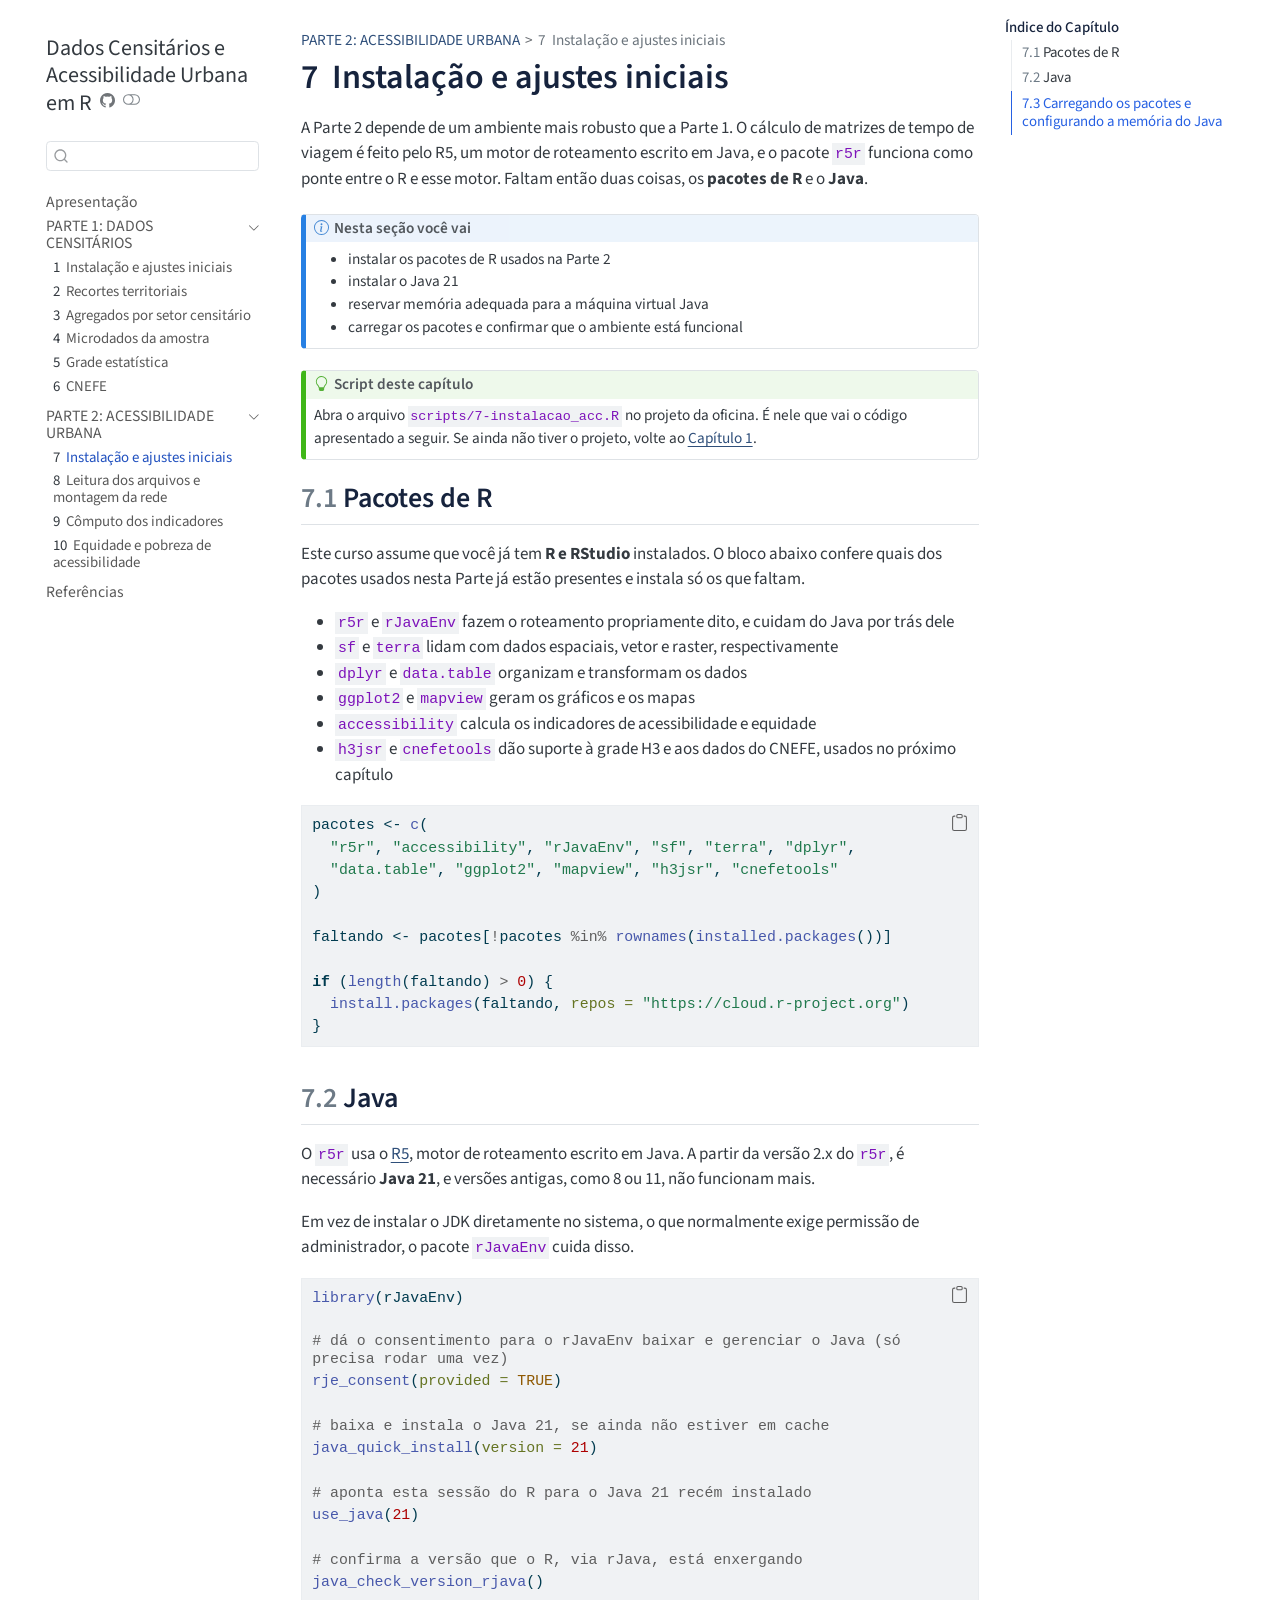
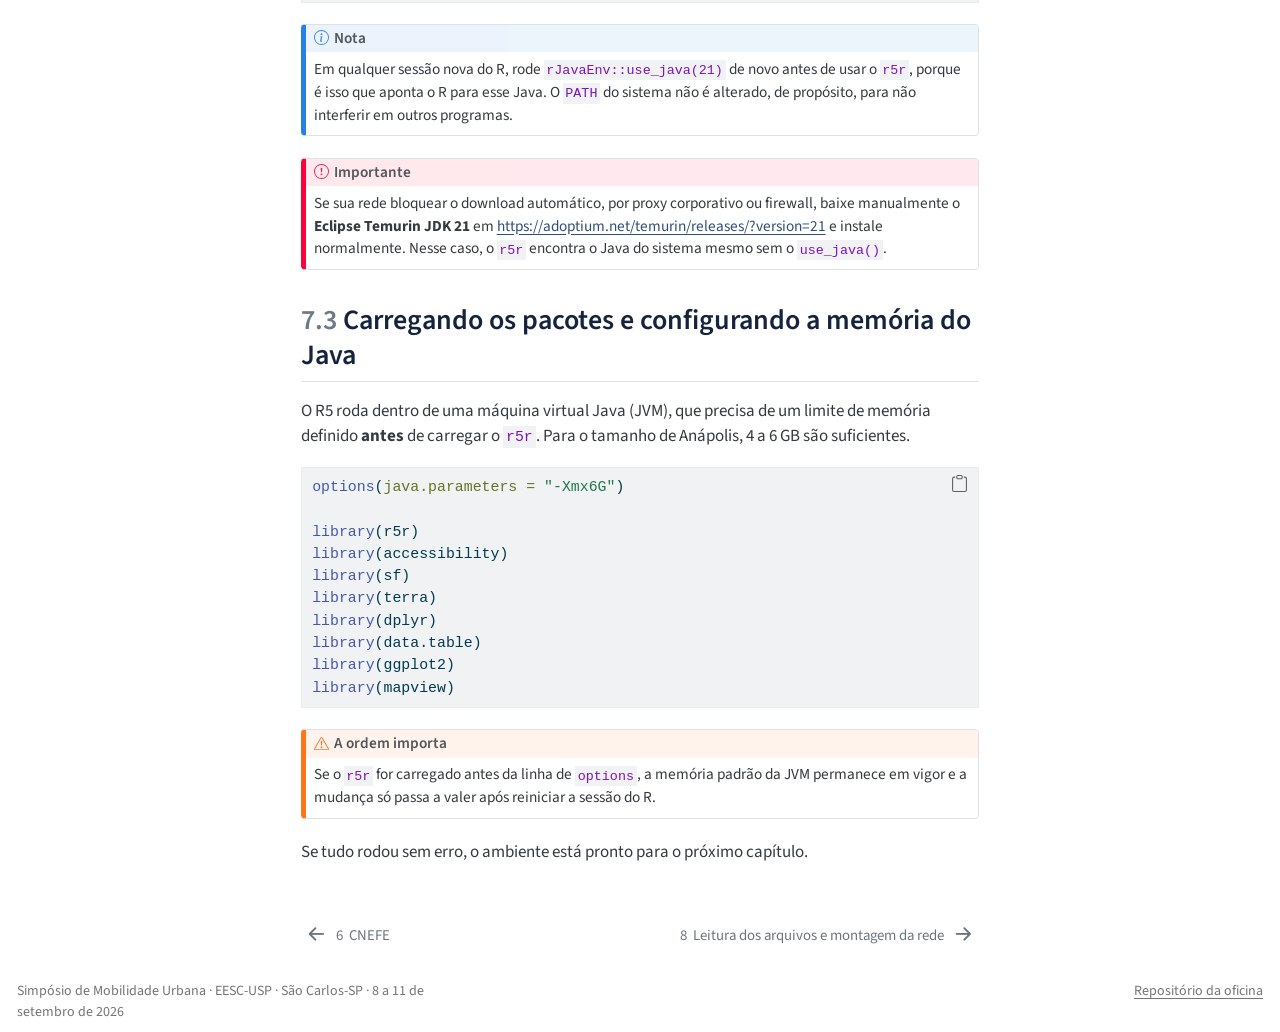
<file: docs/7-instalacao-r5r.html>
<!DOCTYPE html>
<html xmlns="http://www.w3.org/1999/xhtml" lang="pt-BR" xml:lang="pt-BR"><head>

<meta charset="utf-8">
<meta name="generator" content="quarto-1.9.38">

<meta name="viewport" content="width=device-width, initial-scale=1.0, user-scalable=yes">


<title>7&nbsp; Instalação e ajustes iniciais – Dados Censitários e Acessibilidade Urbana em R</title>
<style>
/* Default styles provided by pandoc.
** See https://pandoc.org/MANUAL.html#variables-for-html for config info.
*/
code{white-space: pre-wrap;}
span.smallcaps{font-variant: small-caps;}
div.columns{display: flex; gap: min(4vw, 1.5em);}
div.column{flex: auto; overflow-x: auto;}
div.hanging-indent{margin-left: 1.5em; text-indent: -1.5em;}
ul.task-list{list-style: none;}
ul.task-list li input[type="checkbox"] {
  width: 0.8em;
  margin: 0 0.8em 0.2em -1em; /* quarto-specific, see https://github.com/quarto-dev/quarto-cli/issues/4556 */ 
  vertical-align: middle;
}
/* CSS for syntax highlighting */
html { -webkit-text-size-adjust: 100%; }
pre > code.sourceCode { white-space: pre; position: relative; }
pre > code.sourceCode > span { display: inline-block; line-height: 1.25; }
pre > code.sourceCode > span:empty { height: 1.2em; }
.sourceCode { overflow: visible; }
code.sourceCode > span { color: inherit; text-decoration: inherit; }
div.sourceCode { margin: 1em 0; }
pre.sourceCode { margin: 0; }
@media screen {
div.sourceCode { overflow: auto; }
}
@media print {
pre > code.sourceCode { white-space: pre-wrap; }
pre > code.sourceCode > span { text-indent: -5em; padding-left: 5em; }
}
pre.numberSource code
  { counter-reset: source-line 0; }
pre.numberSource code > span
  { position: relative; left: -4em; counter-increment: source-line; }
pre.numberSource code > span > a:first-child::before
  { content: counter(source-line);
    position: relative; left: -1em; text-align: right; vertical-align: baseline;
    border: none; display: inline-block;
    -webkit-touch-callout: none; -webkit-user-select: none;
    -khtml-user-select: none; -moz-user-select: none;
    -ms-user-select: none; user-select: none;
    padding: 0 4px; width: 4em;
  }
pre.numberSource { margin-left: 3em;  padding-left: 4px; }
div.sourceCode
  {   }
@media screen {
pre > code.sourceCode > span > a:first-child::before { text-decoration: underline; }
}
</style>


<script src="site_libs/quarto-nav/quarto-nav.js"></script>
<script src="site_libs/quarto-nav/headroom.min.js"></script>
<script src="site_libs/clipboard/clipboard.min.js"></script>
<script src="site_libs/quarto-search/autocomplete.umd.js"></script>
<script src="site_libs/quarto-search/fuse.min.js"></script>
<script src="site_libs/quarto-search/quarto-search.js"></script>
<meta name="quarto:offset" content="./">
<link href="./8-rede.html" rel="next">
<link href="./6-cnefe.html" rel="prev">
<script src="site_libs/quarto-html/quarto.js" type="module"></script>
<script src="site_libs/quarto-html/tabsets/tabsets.js" type="module"></script>
<script src="site_libs/quarto-html/popper.min.js"></script>
<script src="site_libs/quarto-html/tippy.umd.min.js"></script>
<script src="site_libs/quarto-html/anchor.min.js"></script>
<link href="site_libs/quarto-html/tippy.css" rel="stylesheet">
<link href="site_libs/quarto-html/quarto-syntax-highlighting-15634bcf2e68342d4ad2dfa704d543f6.css" rel="stylesheet" class="quarto-color-scheme" id="quarto-text-highlighting-styles">
<link href="site_libs/quarto-html/quarto-syntax-highlighting-dark-0a6b7249c26820e032cb0bd839ff02b1.css" rel="stylesheet" class="quarto-color-scheme quarto-color-alternate" id="quarto-text-highlighting-styles">
<link href="site_libs/quarto-html/quarto-syntax-highlighting-15634bcf2e68342d4ad2dfa704d543f6.css" rel="stylesheet" class="quarto-color-scheme-extra" id="quarto-text-highlighting-styles">
<script src="site_libs/bootstrap/bootstrap.min.js"></script>
<link href="site_libs/bootstrap/bootstrap-icons.css" rel="stylesheet">
<link href="site_libs/bootstrap/bootstrap-ec8eff129d6f50c8392963982e963180.min.css" rel="stylesheet" append-hash="true" class="quarto-color-scheme" id="quarto-bootstrap" data-mode="light">
<link href="site_libs/bootstrap/bootstrap-dark-f725026034374060f4de44a7d1da3a6e.min.css" rel="stylesheet" append-hash="true" class="quarto-color-scheme quarto-color-alternate" id="quarto-bootstrap" data-mode="dark">
<link href="site_libs/bootstrap/bootstrap-ec8eff129d6f50c8392963982e963180.min.css" rel="stylesheet" append-hash="true" class="quarto-color-scheme-extra" id="quarto-bootstrap" data-mode="light">
<script id="quarto-search-options" type="application/json">{
  "location": "sidebar",
  "copy-button": false,
  "collapse-after": 3,
  "panel-placement": "start",
  "type": "textbox",
  "limit": 50,
  "keyboard-shortcut": [
    "f",
    "/",
    "s"
  ],
  "show-item-context": false,
  "language": {
    "search-no-results-text": "Nenhum resultado",
    "search-matching-documents-text": "documentos correspondentes",
    "search-copy-link-title": "Copiar link para a busca",
    "search-hide-matches-text": "Esconder correspondências adicionais",
    "search-more-match-text": "mais correspondência neste documento",
    "search-more-matches-text": "mais correspondências neste documento",
    "search-clear-button-title": "Limpar",
    "search-text-placeholder": "",
    "search-detached-cancel-button-title": "Cancelar",
    "search-submit-button-title": "Enviar",
    "search-label": "Procurar"
  }
}</script>


<link rel="stylesheet" href="custom.css">
<meta property="og:title" content="7&nbsp; Instalação e ajustes iniciais – Dados Censitários e Acessibilidade Urbana em R">
<meta property="og:description" content="">
<meta property="og:image" content="https://pedreirajr.github.io/workshop_censo_acc_smu2026/img/logo_smu.png">
<meta property="og:site_name" content="Dados Censitários e Acessibilidade Urbana em R">
<meta property="og:image:height" content="409">
<meta property="og:image:width" content="1703">
</head>

<body class="nav-sidebar floating quarto-light"><script id="quarto-html-before-body" type="application/javascript">
    const toggleBodyColorMode = (bsSheetEl) => {
      const mode = bsSheetEl.getAttribute("data-mode");
      const bodyEl = window.document.querySelector("body");
      if (mode === "dark") {
        bodyEl.classList.add("quarto-dark");
        bodyEl.classList.remove("quarto-light");
      } else {
        bodyEl.classList.add("quarto-light");
        bodyEl.classList.remove("quarto-dark");
      }
    }
    const toggleBodyColorPrimary = () => {
      const bsSheetEl = window.document.querySelector("link#quarto-bootstrap:not([rel=disabled-stylesheet])");
      if (bsSheetEl) {
        toggleBodyColorMode(bsSheetEl);
      }
    }
    const setColorSchemeToggle = (alternate) => {
      const toggles = window.document.querySelectorAll('.quarto-color-scheme-toggle');
      for (let i=0; i < toggles.length; i++) {
        const toggle = toggles[i];
        if (toggle) {
          if (alternate) {
            toggle.classList.add("alternate");
          } else {
            toggle.classList.remove("alternate");
          }
        }
      }
    };
    const toggleColorMode = (alternate) => {
      // Switch the stylesheets
      const primaryStylesheets = window.document.querySelectorAll('link.quarto-color-scheme:not(.quarto-color-alternate)');
      const alternateStylesheets = window.document.querySelectorAll('link.quarto-color-scheme.quarto-color-alternate');
      manageTransitions('#quarto-margin-sidebar .nav-link', false);
      if (alternate) {
        // note: dark is layered on light, we don't disable primary!
        enableStylesheet(alternateStylesheets);
        for (const sheetNode of alternateStylesheets) {
          if (sheetNode.id === "quarto-bootstrap") {
            toggleBodyColorMode(sheetNode);
          }
        }
      } else {
        disableStylesheet(alternateStylesheets);
        enableStylesheet(primaryStylesheets)
        toggleBodyColorPrimary();
      }
      manageTransitions('#quarto-margin-sidebar .nav-link', true);
      // Switch the toggles
      setColorSchemeToggle(alternate)
      // Hack to workaround the fact that safari doesn't
      // properly recolor the scrollbar when toggling (#1455)
      if (navigator.userAgent.indexOf('Safari') > 0 && navigator.userAgent.indexOf('Chrome') == -1) {
        manageTransitions("body", false);
        window.scrollTo(0, 1);
        setTimeout(() => {
          window.scrollTo(0, 0);
          manageTransitions("body", true);
        }, 40);
      }
    }
    const disableStylesheet = (stylesheets) => {
      for (let i=0; i < stylesheets.length; i++) {
        const stylesheet = stylesheets[i];
        stylesheet.rel = 'disabled-stylesheet';
      }
    }
    const enableStylesheet = (stylesheets) => {
      for (let i=0; i < stylesheets.length; i++) {
        const stylesheet = stylesheets[i];
        if(stylesheet.rel !== 'stylesheet') { // for Chrome, which will still FOUC without this check
          stylesheet.rel = 'stylesheet';
        }
      }
    }
    const manageTransitions = (selector, allowTransitions) => {
      const els = window.document.querySelectorAll(selector);
      for (let i=0; i < els.length; i++) {
        const el = els[i];
        if (allowTransitions) {
          el.classList.remove('notransition');
        } else {
          el.classList.add('notransition');
        }
      }
    }
    const isFileUrl = () => {
      return window.location.protocol === 'file:';
    }
    const hasAlternateSentinel = () => {
      let styleSentinel = getColorSchemeSentinel();
      if (styleSentinel !== null) {
        return styleSentinel === "alternate";
      } else {
        return false;
      }
    }
    const setStyleSentinel = (alternate) => {
      const value = alternate ? "alternate" : "default";
      if (!isFileUrl()) {
        window.localStorage.setItem("quarto-color-scheme", value);
      } else {
        localAlternateSentinel = value;
      }
    }
    const getColorSchemeSentinel = () => {
      if (!isFileUrl()) {
        const storageValue = window.localStorage.getItem("quarto-color-scheme");
        return storageValue != null ? storageValue : localAlternateSentinel;
      } else {
        return localAlternateSentinel;
      }
    }
    const toggleGiscusIfUsed = (isAlternate, darkModeDefault) => {
      const baseTheme = document.querySelector('#giscus-base-theme')?.value ?? 'light';
      const alternateTheme = document.querySelector('#giscus-alt-theme')?.value ?? 'dark';
      let newTheme = '';
      if(authorPrefersDark) {
        newTheme = isAlternate ? baseTheme : alternateTheme;
      } else {
        newTheme = isAlternate ? alternateTheme : baseTheme;
      }
      const changeGiscusTheme = () => {
        // From: https://github.com/giscus/giscus/issues/336
        const sendMessage = (message) => {
          const iframe = document.querySelector('iframe.giscus-frame');
          if (!iframe) return;
          iframe.contentWindow.postMessage({ giscus: message }, 'https://giscus.app');
        }
        sendMessage({
          setConfig: {
            theme: newTheme
          }
        });
      }
      const isGiscussLoaded = window.document.querySelector('iframe.giscus-frame') !== null;
      if (isGiscussLoaded) {
        changeGiscusTheme();
      }
    };
    const authorPrefersDark = false;
    const darkModeDefault = authorPrefersDark;
      document.querySelector('link#quarto-text-highlighting-styles.quarto-color-scheme-extra').rel = 'disabled-stylesheet';
      document.querySelector('link#quarto-bootstrap.quarto-color-scheme-extra').rel = 'disabled-stylesheet';
    let localAlternateSentinel = darkModeDefault ? 'alternate' : 'default';
    // Dark / light mode switch
    window.quartoToggleColorScheme = () => {
      // Read the current dark / light value
      let toAlternate = !hasAlternateSentinel();
      toggleColorMode(toAlternate);
      setStyleSentinel(toAlternate);
      toggleGiscusIfUsed(toAlternate, darkModeDefault);
      window.dispatchEvent(new Event('resize'));
    };
    // Switch to dark mode if need be
    if (hasAlternateSentinel()) {
      toggleColorMode(true);
    } else {
      toggleColorMode(false);
    }
  </script>

<div id="quarto-search-results"></div>
  <header id="quarto-header" class="headroom fixed-top">
  <nav class="quarto-secondary-nav">
    <div class="container-fluid d-flex">
      <button type="button" class="quarto-btn-toggle btn" data-bs-toggle="collapse" role="button" data-bs-target=".quarto-sidebar-collapse-item" aria-controls="quarto-sidebar" aria-expanded="false" aria-label="Alternar barra lateral" onclick="if (window.quartoToggleHeadroom) { window.quartoToggleHeadroom(); }">
        <i class="bi bi-layout-text-sidebar-reverse"></i>
      </button>
        <nav class="quarto-page-breadcrumbs" aria-label="breadcrumb"><ol class="breadcrumb"><li class="breadcrumb-item"><a href="./7-instalacao-r5r.html">PARTE 2: ACESSIBILIDADE URBANA</a></li><li class="breadcrumb-item"><a href="./7-instalacao-r5r.html"><span class="chapter-number">7</span>&nbsp; <span class="chapter-title">Instalação e ajustes iniciais</span></a></li></ol></nav>
        <a class="flex-grow-1" role="navigation" data-bs-toggle="collapse" data-bs-target=".quarto-sidebar-collapse-item" aria-controls="quarto-sidebar" aria-expanded="false" aria-label="Alternar barra lateral" onclick="if (window.quartoToggleHeadroom) { window.quartoToggleHeadroom(); }">      
        </a>
      <button type="button" class="btn quarto-search-button" aria-label="Procurar" onclick="window.quartoOpenSearch();">
        <i class="bi bi-search"></i>
      </button>
    </div>
  </nav>
</header>
<!-- content -->
<div id="quarto-content" class="quarto-container page-columns page-rows-contents page-layout-article">
<!-- sidebar -->
  <nav id="quarto-sidebar" class="sidebar collapse collapse-horizontal quarto-sidebar-collapse-item sidebar-navigation floating overflow-auto">
    <div class="pt-lg-2 mt-2 text-left sidebar-header">
    <div class="sidebar-title mb-0 py-0">
      <a href="./">Dados Censitários e Acessibilidade Urbana em R</a> 
        <div class="sidebar-tools-main">
    <a href="https://github.com/pedreirajr/workshop_censo_acc_smu2026" title="Código fonte" class="quarto-navigation-tool px-1" aria-label="Código fonte"><i class="bi bi-github"></i></a>
  <a href="" class="quarto-color-scheme-toggle quarto-navigation-tool  px-1" onclick="window.quartoToggleColorScheme(); return false;" title="Alternar modo escuro"><i class="bi"></i></a>
</div>
    </div>
      </div>
        <div class="mt-2 flex-shrink-0 align-items-center">
        <div class="sidebar-search">
        <div id="quarto-search" class="" title="Procurar"></div>
        </div>
        </div>
    <div class="sidebar-menu-container"> 
    <ul class="list-unstyled mt-1">
        <li class="sidebar-item">
  <div class="sidebar-item-container"> 
  <a href="./index.html" class="sidebar-item-text sidebar-link">
 <span class="menu-text">Apresentação</span></a>
  </div>
</li>
        <li class="sidebar-item sidebar-item-section">
      <div class="sidebar-item-container"> 
            <a class="sidebar-item-text sidebar-link text-start" data-bs-toggle="collapse" data-bs-target="#quarto-sidebar-section-1" role="navigation" aria-expanded="true">
 <span class="menu-text">PARTE 1: DADOS CENSITÁRIOS</span></a>
          <a class="sidebar-item-toggle text-start" data-bs-toggle="collapse" data-bs-target="#quarto-sidebar-section-1" role="navigation" aria-expanded="true" aria-label="Alternar seção">
            <i class="bi bi-chevron-right ms-2"></i>
          </a> 
      </div>
      <ul id="quarto-sidebar-section-1" class="collapse list-unstyled sidebar-section depth1 show">  
          <li class="sidebar-item">
  <div class="sidebar-item-container"> 
  <a href="./1-instalacao.html" class="sidebar-item-text sidebar-link">
 <span class="menu-text"><span class="chapter-number">1</span>&nbsp; <span class="chapter-title">Instalação e ajustes iniciais</span></span></a>
  </div>
</li>
          <li class="sidebar-item">
  <div class="sidebar-item-container"> 
  <a href="./2-recortes-territoriais.html" class="sidebar-item-text sidebar-link">
 <span class="menu-text"><span class="chapter-number">2</span>&nbsp; <span class="chapter-title">Recortes territoriais</span></span></a>
  </div>
</li>
          <li class="sidebar-item">
  <div class="sidebar-item-container"> 
  <a href="./3-agregados.html" class="sidebar-item-text sidebar-link">
 <span class="menu-text"><span class="chapter-number">3</span>&nbsp; <span class="chapter-title">Agregados por setor censitário</span></span></a>
  </div>
</li>
          <li class="sidebar-item">
  <div class="sidebar-item-container"> 
  <a href="./4-microdados.html" class="sidebar-item-text sidebar-link">
 <span class="menu-text"><span class="chapter-number">4</span>&nbsp; <span class="chapter-title">Microdados da amostra</span></span></a>
  </div>
</li>
          <li class="sidebar-item">
  <div class="sidebar-item-container"> 
  <a href="./5-grade-estatistica.html" class="sidebar-item-text sidebar-link">
 <span class="menu-text"><span class="chapter-number">5</span>&nbsp; <span class="chapter-title">Grade estatística</span></span></a>
  </div>
</li>
          <li class="sidebar-item">
  <div class="sidebar-item-container"> 
  <a href="./6-cnefe.html" class="sidebar-item-text sidebar-link">
 <span class="menu-text"><span class="chapter-number">6</span>&nbsp; <span class="chapter-title">CNEFE</span></span></a>
  </div>
</li>
      </ul>
  </li>
        <li class="sidebar-item sidebar-item-section">
      <div class="sidebar-item-container"> 
            <a class="sidebar-item-text sidebar-link text-start" data-bs-toggle="collapse" data-bs-target="#quarto-sidebar-section-2" role="navigation" aria-expanded="true">
 <span class="menu-text">PARTE 2: ACESSIBILIDADE URBANA</span></a>
          <a class="sidebar-item-toggle text-start" data-bs-toggle="collapse" data-bs-target="#quarto-sidebar-section-2" role="navigation" aria-expanded="true" aria-label="Alternar seção">
            <i class="bi bi-chevron-right ms-2"></i>
          </a> 
      </div>
      <ul id="quarto-sidebar-section-2" class="collapse list-unstyled sidebar-section depth1 show">  
          <li class="sidebar-item">
  <div class="sidebar-item-container"> 
  <a href="./7-instalacao-r5r.html" class="sidebar-item-text sidebar-link active">
 <span class="menu-text"><span class="chapter-number">7</span>&nbsp; <span class="chapter-title">Instalação e ajustes iniciais</span></span></a>
  </div>
</li>
          <li class="sidebar-item">
  <div class="sidebar-item-container"> 
  <a href="./8-rede.html" class="sidebar-item-text sidebar-link">
 <span class="menu-text"><span class="chapter-number">8</span>&nbsp; <span class="chapter-title">Leitura dos arquivos e montagem da rede</span></span></a>
  </div>
</li>
          <li class="sidebar-item">
  <div class="sidebar-item-container"> 
  <a href="./9-indicadores.html" class="sidebar-item-text sidebar-link">
 <span class="menu-text"><span class="chapter-number">9</span>&nbsp; <span class="chapter-title">Cômputo dos indicadores</span></span></a>
  </div>
</li>
          <li class="sidebar-item">
  <div class="sidebar-item-container"> 
  <a href="./10-equidade.html" class="sidebar-item-text sidebar-link">
 <span class="menu-text"><span class="chapter-number">10</span>&nbsp; <span class="chapter-title">Equidade e pobreza de acessibilidade</span></span></a>
  </div>
</li>
      </ul>
  </li>
        <li class="sidebar-item">
  <div class="sidebar-item-container"> 
  <a href="./referencias.html" class="sidebar-item-text sidebar-link">
 <span class="menu-text">Referências</span></a>
  </div>
</li>
    </ul>
    </div>
</nav>
<div id="quarto-sidebar-glass" class="quarto-sidebar-collapse-item" data-bs-toggle="collapse" data-bs-target=".quarto-sidebar-collapse-item"></div>
<!-- margin-sidebar -->
    <div id="quarto-margin-sidebar" class="sidebar margin-sidebar">
        <nav id="TOC" role="doc-toc" class="toc-active">
    <h2 id="toc-title">Índice do Capítulo</h2>
   
  <ul>
  <li><a href="#pacotes-de-r" id="toc-pacotes-de-r" class="nav-link active" data-scroll-target="#pacotes-de-r"><span class="header-section-number">7.1</span> Pacotes de R</a></li>
  <li><a href="#java" id="toc-java" class="nav-link" data-scroll-target="#java"><span class="header-section-number">7.2</span> Java</a></li>
  <li><a href="#carregando-os-pacotes-e-configurando-a-memória-do-java" id="toc-carregando-os-pacotes-e-configurando-a-memória-do-java" class="nav-link" data-scroll-target="#carregando-os-pacotes-e-configurando-a-memória-do-java"><span class="header-section-number">7.3</span> Carregando os pacotes e configurando a memória do Java</a></li>
  </ul>
</nav>
    </div>
<!-- main -->
<main class="content" id="quarto-document-content">


<header id="title-block-header" class="quarto-title-block default"><nav class="quarto-page-breadcrumbs quarto-title-breadcrumbs d-none d-lg-block" aria-label="breadcrumb"><ol class="breadcrumb"><li class="breadcrumb-item"><a href="./7-instalacao-r5r.html">PARTE 2: ACESSIBILIDADE URBANA</a></li><li class="breadcrumb-item"><a href="./7-instalacao-r5r.html"><span class="chapter-number">7</span>&nbsp; <span class="chapter-title">Instalação e ajustes iniciais</span></a></li></ol></nav>
<div class="quarto-title">
<h1 class="title"><span class="chapter-number">7</span>&nbsp; <span class="chapter-title">Instalação e ajustes iniciais</span></h1>
</div>



<div class="quarto-title-meta">

    
  
    
  </div>
  


</header>


<p>A Parte 2 depende de um ambiente mais robusto que a Parte 1. O cálculo de matrizes de tempo de viagem é feito pelo R5, um motor de roteamento escrito em Java, e o pacote <code>r5r</code> funciona como ponte entre o R e esse motor. Faltam então duas coisas, os <strong>pacotes de R</strong> e o <strong>Java</strong>.</p>
<div class="callout callout-style-default callout-note callout-titled">
<div class="callout-header d-flex align-content-center">
<div class="callout-icon-container">
<i class="callout-icon"></i>
</div>
<div class="callout-title-container flex-fill">
<span class="screen-reader-only">Nota</span>Nesta seção você vai
</div>
</div>
<div class="callout-body-container callout-body">
<ul>
<li>instalar os pacotes de R usados na Parte 2</li>
<li>instalar o Java 21</li>
<li>reservar memória adequada para a máquina virtual Java</li>
<li>carregar os pacotes e confirmar que o ambiente está funcional</li>
</ul>
</div>
</div>
<div class="callout callout-style-default callout-tip callout-titled">
<div class="callout-header d-flex align-content-center">
<div class="callout-icon-container">
<i class="callout-icon"></i>
</div>
<div class="callout-title-container flex-fill">
<span class="screen-reader-only">Dica</span>Script deste capítulo
</div>
</div>
<div class="callout-body-container callout-body">
<p>Abra o arquivo <code>scripts/7-instalacao_acc.R</code> no projeto da oficina. É nele que vai o código apresentado a seguir. Se ainda não tiver o projeto, volte ao <a href="./1-instalacao.html">Capítulo 1</a>.</p>
</div>
</div>
<section id="pacotes-de-r" class="level2" data-number="7.1">
<h2 data-number="7.1" class="anchored" data-anchor-id="pacotes-de-r"><span class="header-section-number">7.1</span> Pacotes de R</h2>
<p>Este curso assume que você já tem <strong>R e RStudio</strong> instalados. O bloco abaixo confere quais dos pacotes usados nesta Parte já estão presentes e instala só os que faltam.</p>
<ul>
<li><code>r5r</code> e <code>rJavaEnv</code> fazem o roteamento propriamente dito, e cuidam do Java por trás dele</li>
<li><code>sf</code> e <code>terra</code> lidam com dados espaciais, vetor e raster, respectivamente</li>
<li><code>dplyr</code> e <code>data.table</code> organizam e transformam os dados</li>
<li><code>ggplot2</code> e <code>mapview</code> geram os gráficos e os mapas</li>
<li><code>accessibility</code> calcula os indicadores de acessibilidade e equidade</li>
<li><code>h3jsr</code> e <code>cnefetools</code> dão suporte à grade H3 e aos dados do CNEFE, usados no próximo capítulo</li>
</ul>
<div class="cell">
<div class="code-copy-outer-scaffold"><div class="sourceCode cell-code" id="cb1"><pre class="sourceCode r code-with-copy"><code class="sourceCode r"><span id="cb1-1"><a href="#cb1-1" aria-hidden="true" tabindex="-1"></a>pacotes <span class="ot">&lt;-</span> <span class="fu">c</span>(</span>
<span id="cb1-2"><a href="#cb1-2" aria-hidden="true" tabindex="-1"></a>  <span class="st">"r5r"</span>, <span class="st">"accessibility"</span>, <span class="st">"rJavaEnv"</span>, <span class="st">"sf"</span>, <span class="st">"terra"</span>, <span class="st">"dplyr"</span>,</span>
<span id="cb1-3"><a href="#cb1-3" aria-hidden="true" tabindex="-1"></a>  <span class="st">"data.table"</span>, <span class="st">"ggplot2"</span>, <span class="st">"mapview"</span>, <span class="st">"h3jsr"</span>, <span class="st">"cnefetools"</span></span>
<span id="cb1-4"><a href="#cb1-4" aria-hidden="true" tabindex="-1"></a>)</span>
<span id="cb1-5"><a href="#cb1-5" aria-hidden="true" tabindex="-1"></a></span>
<span id="cb1-6"><a href="#cb1-6" aria-hidden="true" tabindex="-1"></a>faltando <span class="ot">&lt;-</span> pacotes[<span class="sc">!</span>pacotes <span class="sc">%in%</span> <span class="fu">rownames</span>(<span class="fu">installed.packages</span>())]</span>
<span id="cb1-7"><a href="#cb1-7" aria-hidden="true" tabindex="-1"></a></span>
<span id="cb1-8"><a href="#cb1-8" aria-hidden="true" tabindex="-1"></a><span class="cf">if</span> (<span class="fu">length</span>(faltando) <span class="sc">&gt;</span> <span class="dv">0</span>) {</span>
<span id="cb1-9"><a href="#cb1-9" aria-hidden="true" tabindex="-1"></a>  <span class="fu">install.packages</span>(faltando, <span class="at">repos =</span> <span class="st">"https://cloud.r-project.org"</span>)</span>
<span id="cb1-10"><a href="#cb1-10" aria-hidden="true" tabindex="-1"></a>}</span></code></pre></div><button title="Copiar para a área de transferência" class="code-copy-button"><i class="bi"></i></button></div>
</div>
</section>
<section id="java" class="level2" data-number="7.2">
<h2 data-number="7.2" class="anchored" data-anchor-id="java"><span class="header-section-number">7.2</span> Java</h2>
<p>O <code>r5r</code> usa o <a href="https://github.com/conveyal/r5">R5</a>, motor de roteamento escrito em Java. A partir da versão 2.x do <code>r5r</code>, é necessário <strong>Java 21</strong>, e versões antigas, como 8 ou 11, não funcionam mais.</p>
<p>Em vez de instalar o JDK diretamente no sistema, o que normalmente exige permissão de administrador, o pacote <code>rJavaEnv</code> cuida disso.</p>
<div class="cell">
<div class="code-copy-outer-scaffold"><div class="sourceCode cell-code" id="cb2"><pre class="sourceCode r code-with-copy"><code class="sourceCode r"><span id="cb2-1"><a href="#cb2-1" aria-hidden="true" tabindex="-1"></a><span class="fu">library</span>(rJavaEnv)</span>
<span id="cb2-2"><a href="#cb2-2" aria-hidden="true" tabindex="-1"></a></span>
<span id="cb2-3"><a href="#cb2-3" aria-hidden="true" tabindex="-1"></a><span class="co"># dá o consentimento para o rJavaEnv baixar e gerenciar o Java (só precisa rodar uma vez)</span></span>
<span id="cb2-4"><a href="#cb2-4" aria-hidden="true" tabindex="-1"></a><span class="fu">rje_consent</span>(<span class="at">provided =</span> <span class="cn">TRUE</span>)</span>
<span id="cb2-5"><a href="#cb2-5" aria-hidden="true" tabindex="-1"></a></span>
<span id="cb2-6"><a href="#cb2-6" aria-hidden="true" tabindex="-1"></a><span class="co"># baixa e instala o Java 21, se ainda não estiver em cache</span></span>
<span id="cb2-7"><a href="#cb2-7" aria-hidden="true" tabindex="-1"></a><span class="fu">java_quick_install</span>(<span class="at">version =</span> <span class="dv">21</span>)</span>
<span id="cb2-8"><a href="#cb2-8" aria-hidden="true" tabindex="-1"></a></span>
<span id="cb2-9"><a href="#cb2-9" aria-hidden="true" tabindex="-1"></a><span class="co"># aponta esta sessão do R para o Java 21 recém instalado</span></span>
<span id="cb2-10"><a href="#cb2-10" aria-hidden="true" tabindex="-1"></a><span class="fu">use_java</span>(<span class="dv">21</span>)</span>
<span id="cb2-11"><a href="#cb2-11" aria-hidden="true" tabindex="-1"></a></span>
<span id="cb2-12"><a href="#cb2-12" aria-hidden="true" tabindex="-1"></a><span class="co"># confirma a versão que o R, via rJava, está enxergando</span></span>
<span id="cb2-13"><a href="#cb2-13" aria-hidden="true" tabindex="-1"></a><span class="fu">java_check_version_rjava</span>()</span></code></pre></div><button title="Copiar para a área de transferência" class="code-copy-button"><i class="bi"></i></button></div>
</div>
<div class="callout callout-style-default callout-note callout-titled">
<div class="callout-header d-flex align-content-center">
<div class="callout-icon-container">
<i class="callout-icon"></i>
</div>
<div class="callout-title-container flex-fill">
Nota
</div>
</div>
<div class="callout-body-container callout-body">
<p>Em qualquer sessão nova do R, rode <code>rJavaEnv::use_java(21)</code> de novo antes de usar o <code>r5r</code>, porque é isso que aponta o R para esse Java. O <code>PATH</code> do sistema não é alterado, de propósito, para não interferir em outros programas.</p>
</div>
</div>
<div class="callout callout-style-default callout-important callout-titled">
<div class="callout-header d-flex align-content-center">
<div class="callout-icon-container">
<i class="callout-icon"></i>
</div>
<div class="callout-title-container flex-fill">
Importante
</div>
</div>
<div class="callout-body-container callout-body">
<p>Se sua rede bloquear o download automático, por proxy corporativo ou firewall, baixe manualmente o <strong>Eclipse Temurin JDK 21</strong> em <a href="https://adoptium.net/temurin/releases/?version=21" class="uri">https://adoptium.net/temurin/releases/?version=21</a> e instale normalmente. Nesse caso, o <code>r5r</code> encontra o Java do sistema mesmo sem o <code>use_java()</code>.</p>
</div>
</div>
</section>
<section id="carregando-os-pacotes-e-configurando-a-memória-do-java" class="level2" data-number="7.3">
<h2 data-number="7.3" class="anchored" data-anchor-id="carregando-os-pacotes-e-configurando-a-memória-do-java"><span class="header-section-number">7.3</span> Carregando os pacotes e configurando a memória do Java</h2>
<p>O R5 roda dentro de uma máquina virtual Java (JVM), que precisa de um limite de memória definido <strong>antes</strong> de carregar o <code>r5r</code>. Para o tamanho de Anápolis, 4 a 6 GB são suficientes.</p>
<div class="cell">
<div class="code-copy-outer-scaffold"><div class="sourceCode cell-code" id="cb3"><pre class="sourceCode r code-with-copy"><code class="sourceCode r"><span id="cb3-1"><a href="#cb3-1" aria-hidden="true" tabindex="-1"></a><span class="fu">options</span>(<span class="at">java.parameters =</span> <span class="st">"-Xmx6G"</span>)</span>
<span id="cb3-2"><a href="#cb3-2" aria-hidden="true" tabindex="-1"></a></span>
<span id="cb3-3"><a href="#cb3-3" aria-hidden="true" tabindex="-1"></a><span class="fu">library</span>(r5r)</span>
<span id="cb3-4"><a href="#cb3-4" aria-hidden="true" tabindex="-1"></a><span class="fu">library</span>(accessibility)</span>
<span id="cb3-5"><a href="#cb3-5" aria-hidden="true" tabindex="-1"></a><span class="fu">library</span>(sf)</span>
<span id="cb3-6"><a href="#cb3-6" aria-hidden="true" tabindex="-1"></a><span class="fu">library</span>(terra)</span>
<span id="cb3-7"><a href="#cb3-7" aria-hidden="true" tabindex="-1"></a><span class="fu">library</span>(dplyr)</span>
<span id="cb3-8"><a href="#cb3-8" aria-hidden="true" tabindex="-1"></a><span class="fu">library</span>(data.table)</span>
<span id="cb3-9"><a href="#cb3-9" aria-hidden="true" tabindex="-1"></a><span class="fu">library</span>(ggplot2)</span>
<span id="cb3-10"><a href="#cb3-10" aria-hidden="true" tabindex="-1"></a><span class="fu">library</span>(mapview)</span></code></pre></div><button title="Copiar para a área de transferência" class="code-copy-button"><i class="bi"></i></button></div>
</div>
<div class="callout callout-style-default callout-warning callout-titled">
<div class="callout-header d-flex align-content-center">
<div class="callout-icon-container">
<i class="callout-icon"></i>
</div>
<div class="callout-title-container flex-fill">
<span class="screen-reader-only">Aviso</span>A ordem importa
</div>
</div>
<div class="callout-body-container callout-body">
<p>Se o <code>r5r</code> for carregado antes da linha de <code>options</code>, a memória padrão da JVM permanece em vigor e a mudança só passa a valer após reiniciar a sessão do R.</p>
</div>
</div>
<p>Se tudo rodou sem erro, o ambiente está pronto para o próximo capítulo.</p>


</section>

</main> <!-- /main -->
<script id="quarto-html-after-body" type="application/javascript">
  window.document.addEventListener("DOMContentLoaded", function (event) {
    // Ensure there is a toggle, if there isn't float one in the top right
    if (window.document.querySelector('.quarto-color-scheme-toggle') === null) {
      const a = window.document.createElement('a');
      a.classList.add('top-right');
      a.classList.add('quarto-color-scheme-toggle');
      a.href = "";
      a.onclick = function() { try { window.quartoToggleColorScheme(); } catch {} return false; };
      const i = window.document.createElement("i");
      i.classList.add('bi');
      a.appendChild(i);
      window.document.body.appendChild(a);
    }
    setColorSchemeToggle(hasAlternateSentinel())
    const icon = "";
    const anchorJS = new window.AnchorJS();
    anchorJS.options = {
      placement: 'right',
      icon: icon
    };
    anchorJS.add('.anchored');
    const isCodeAnnotation = (el) => {
      for (const clz of el.classList) {
        if (clz.startsWith('code-annotation-')) {                     
          return true;
        }
      }
      return false;
    }
    const onCopySuccess = function(e) {
      // button target
      const button = e.trigger;
      // don't keep focus
      button.blur();
      // flash "checked"
      button.classList.add('code-copy-button-checked');
      var currentTitle = button.getAttribute("title");
      button.setAttribute("title", "Copiada");
      let tooltip;
      if (window.bootstrap) {
        button.setAttribute("data-bs-toggle", "tooltip");
        button.setAttribute("data-bs-placement", "left");
        button.setAttribute("data-bs-title", "Copiada");
        tooltip = new bootstrap.Tooltip(button, 
          { trigger: "manual", 
            customClass: "code-copy-button-tooltip",
            offset: [0, -8]});
        tooltip.show();    
      }
      setTimeout(function() {
        if (tooltip) {
          tooltip.hide();
          button.removeAttribute("data-bs-title");
          button.removeAttribute("data-bs-toggle");
          button.removeAttribute("data-bs-placement");
        }
        button.setAttribute("title", currentTitle);
        button.classList.remove('code-copy-button-checked');
      }, 1000);
      // clear code selection
      e.clearSelection();
    }
    const getTextToCopy = function(trigger) {
      const outerScaffold = trigger.parentElement.cloneNode(true);
      const codeEl = outerScaffold.querySelector('code');
      for (const childEl of codeEl.children) {
        if (isCodeAnnotation(childEl)) {
          childEl.remove();
        }
      }
      return codeEl.innerText;
    }
    const clipboard = new window.ClipboardJS('.code-copy-button:not([data-in-quarto-modal])', {
      text: getTextToCopy
    });
    clipboard.on('success', onCopySuccess);
    if (window.document.getElementById('quarto-embedded-source-code-modal')) {
      const clipboardModal = new window.ClipboardJS('.code-copy-button[data-in-quarto-modal]', {
        text: getTextToCopy,
        container: window.document.getElementById('quarto-embedded-source-code-modal')
      });
      clipboardModal.on('success', onCopySuccess);
    }
      var localhostRegex = new RegExp(/^(?:http|https):\/\/localhost\:?[0-9]*\//);
      var mailtoRegex = new RegExp(/^mailto:/);
        var filterRegex = new RegExp("https:\/\/pedreirajr\.github\.io\/workshop_censo_acc_smu2026\/");
      var isInternal = (href) => {
          return filterRegex.test(href) || localhostRegex.test(href) || mailtoRegex.test(href);
      }
      // Inspect non-navigation links and adorn them if external
     var links = window.document.querySelectorAll('a[href]:not(.nav-link):not(.navbar-brand):not(.toc-action):not(.sidebar-link):not(.sidebar-item-toggle):not(.pagination-link):not(.no-external):not([aria-hidden]):not(.dropdown-item):not(.quarto-navigation-tool):not(.about-link)');
      for (var i=0; i<links.length; i++) {
        const link = links[i];
        if (!isInternal(link.href)) {
          // undo the damage that might have been done by quarto-nav.js in the case of
          // links that we want to consider external
          if (link.dataset.originalHref !== undefined) {
            link.href = link.dataset.originalHref;
          }
            // target, if specified
            link.setAttribute("target", "_blank");
            if (link.getAttribute("rel") === null) {
              link.setAttribute("rel", "noopener");
            }
        }
      }
    function tippyHover(el, contentFn, onTriggerFn, onUntriggerFn) {
      const config = {
        allowHTML: true,
        maxWidth: 500,
        delay: 100,
        arrow: false,
        appendTo: function(el) {
            return el.parentElement;
        },
        interactive: true,
        interactiveBorder: 10,
        theme: 'quarto',
        placement: 'bottom-start',
      };
      if (contentFn) {
        config.content = contentFn;
      }
      if (onTriggerFn) {
        config.onTrigger = onTriggerFn;
      }
      if (onUntriggerFn) {
        config.onUntrigger = onUntriggerFn;
      }
      window.tippy(el, config); 
    }
    const noterefs = window.document.querySelectorAll('a[role="doc-noteref"]');
    for (var i=0; i<noterefs.length; i++) {
      const ref = noterefs[i];
      tippyHover(ref, function() {
        // use id or data attribute instead here
        let href = ref.getAttribute('data-footnote-href') || ref.getAttribute('href');
        try { href = new URL(href).hash; } catch {}
        const id = href.replace(/^#\/?/, "");
        const note = window.document.getElementById(id);
        if (note) {
          return note.innerHTML;
        } else {
          return "";
        }
      });
    }
    const xrefs = window.document.querySelectorAll('a.quarto-xref');
    const processXRef = (id, note) => {
      // Strip column container classes
      const stripColumnClz = (el) => {
        el.classList.remove("page-full", "page-columns");
        if (el.children) {
          for (const child of el.children) {
            stripColumnClz(child);
          }
        }
      }
      stripColumnClz(note)
      if (id === null || id.startsWith('sec-')) {
        // Special case sections, only their first couple elements
        const container = document.createElement("div");
        if (note.children && note.children.length > 2) {
          container.appendChild(note.children[0].cloneNode(true));
          for (let i = 1; i < note.children.length; i++) {
            const child = note.children[i];
            if (child.tagName === "P" && child.innerText === "") {
              continue;
            } else {
              container.appendChild(child.cloneNode(true));
              break;
            }
          }
          if (window.Quarto?.typesetMath) {
            window.Quarto.typesetMath(container);
          }
          return container.innerHTML
        } else {
          if (window.Quarto?.typesetMath) {
            window.Quarto.typesetMath(note);
          }
          return note.innerHTML;
        }
      } else {
        // Remove any anchor links if they are present
        const anchorLink = note.querySelector('a.anchorjs-link');
        if (anchorLink) {
          anchorLink.remove();
        }
        if (window.Quarto?.typesetMath) {
          window.Quarto.typesetMath(note);
        }
        if (note.classList.contains("callout")) {
          return note.outerHTML;
        } else {
          return note.innerHTML;
        }
      }
    }
    for (var i=0; i<xrefs.length; i++) {
      const xref = xrefs[i];
      tippyHover(xref, undefined, function(instance) {
        instance.disable();
        let url = xref.getAttribute('href');
        let hash = undefined; 
        if (url.startsWith('#')) {
          hash = url;
        } else {
          try { hash = new URL(url).hash; } catch {}
        }
        if (hash) {
          const id = hash.replace(/^#\/?/, "");
          const note = window.document.getElementById(id);
          if (note !== null) {
            try {
              const html = processXRef(id, note.cloneNode(true));
              instance.setContent(html);
            } finally {
              instance.enable();
              instance.show();
            }
          } else {
            // See if we can fetch this
            fetch(url.split('#')[0])
            .then(res => res.text())
            .then(html => {
              const parser = new DOMParser();
              const htmlDoc = parser.parseFromString(html, "text/html");
              const note = htmlDoc.getElementById(id);
              if (note !== null) {
                const html = processXRef(id, note);
                instance.setContent(html);
              } 
            }).finally(() => {
              instance.enable();
              instance.show();
            });
          }
        } else {
          // See if we can fetch a full url (with no hash to target)
          // This is a special case and we should probably do some content thinning / targeting
          fetch(url)
          .then(res => res.text())
          .then(html => {
            const parser = new DOMParser();
            const htmlDoc = parser.parseFromString(html, "text/html");
            const note = htmlDoc.querySelector('main.content');
            if (note !== null) {
              // This should only happen for chapter cross references
              // (since there is no id in the URL)
              // remove the first header
              if (note.children.length > 0 && note.children[0].tagName === "HEADER") {
                note.children[0].remove();
              }
              const html = processXRef(null, note);
              instance.setContent(html);
            } 
          }).finally(() => {
            instance.enable();
            instance.show();
          });
        }
      }, function(instance) {
      });
    }
        let selectedAnnoteEl;
        const selectorForAnnotation = ( cell, annotation) => {
          let cellAttr = 'data-code-cell="' + cell + '"';
          let lineAttr = 'data-code-annotation="' +  annotation + '"';
          const selector = 'span[' + cellAttr + '][' + lineAttr + ']';
          return selector;
        }
        const selectCodeLines = (annoteEl) => {
          const doc = window.document;
          const targetCell = annoteEl.getAttribute("data-target-cell");
          const targetAnnotation = annoteEl.getAttribute("data-target-annotation");
          const annoteSpan = window.document.querySelector(selectorForAnnotation(targetCell, targetAnnotation));
          const lines = annoteSpan.getAttribute("data-code-lines").split(",");
          const lineIds = lines.map((line) => {
            return targetCell + "-" + line;
          })
          let top = null;
          let height = null;
          let parent = null;
          if (lineIds.length > 0) {
              //compute the position of the single el (top and bottom and make a div)
              const el = window.document.getElementById(lineIds[0]);
              top = el.offsetTop;
              height = el.offsetHeight;
              parent = el.parentElement.parentElement;
            if (lineIds.length > 1) {
              const lastEl = window.document.getElementById(lineIds[lineIds.length - 1]);
              const bottom = lastEl.offsetTop + lastEl.offsetHeight;
              height = bottom - top;
            }
            if (top !== null && height !== null && parent !== null) {
              // cook up a div (if necessary) and position it 
              let div = window.document.getElementById("code-annotation-line-highlight");
              if (div === null) {
                div = window.document.createElement("div");
                div.setAttribute("id", "code-annotation-line-highlight");
                div.style.position = 'absolute';
                parent.appendChild(div);
              }
              div.style.top = top - 2 + "px";
              div.style.height = height + 4 + "px";
              div.style.left = 0;
              let gutterDiv = window.document.getElementById("code-annotation-line-highlight-gutter");
              if (gutterDiv === null) {
                gutterDiv = window.document.createElement("div");
                gutterDiv.setAttribute("id", "code-annotation-line-highlight-gutter");
                gutterDiv.style.position = 'absolute';
                const codeCell = window.document.getElementById(targetCell);
                const gutter = codeCell.querySelector('.code-annotation-gutter');
                gutter.appendChild(gutterDiv);
              }
              gutterDiv.style.top = top - 2 + "px";
              gutterDiv.style.height = height + 4 + "px";
            }
            selectedAnnoteEl = annoteEl;
          }
        };
        const unselectCodeLines = () => {
          const elementsIds = ["code-annotation-line-highlight", "code-annotation-line-highlight-gutter"];
          elementsIds.forEach((elId) => {
            const div = window.document.getElementById(elId);
            if (div) {
              div.remove();
            }
          });
          selectedAnnoteEl = undefined;
        };
          // Handle positioning of the toggle
      window.addEventListener(
        "resize",
        throttle(() => {
          elRect = undefined;
          if (selectedAnnoteEl) {
            selectCodeLines(selectedAnnoteEl);
          }
        }, 10)
      );
      function throttle(fn, ms) {
      let throttle = false;
      let timer;
        return (...args) => {
          if(!throttle) { // first call gets through
              fn.apply(this, args);
              throttle = true;
          } else { // all the others get throttled
              if(timer) clearTimeout(timer); // cancel #2
              timer = setTimeout(() => {
                fn.apply(this, args);
                timer = throttle = false;
              }, ms);
          }
        };
      }
        // Attach click handler to the DT
        const annoteDls = window.document.querySelectorAll('dt[data-target-cell]');
        for (const annoteDlNode of annoteDls) {
          annoteDlNode.addEventListener('click', (event) => {
            const clickedEl = event.target;
            if (clickedEl !== selectedAnnoteEl) {
              unselectCodeLines();
              const activeEl = window.document.querySelector('dt[data-target-cell].code-annotation-active');
              if (activeEl) {
                activeEl.classList.remove('code-annotation-active');
              }
              selectCodeLines(clickedEl);
              clickedEl.classList.add('code-annotation-active');
            } else {
              // Unselect the line
              unselectCodeLines();
              clickedEl.classList.remove('code-annotation-active');
            }
          });
        }
    const findCites = (el) => {
      const parentEl = el.parentElement;
      if (parentEl) {
        const cites = parentEl.dataset.cites;
        if (cites) {
          return {
            el,
            cites: cites.split(' ')
          };
        } else {
          return findCites(el.parentElement)
        }
      } else {
        return undefined;
      }
    };
    var bibliorefs = window.document.querySelectorAll('a[role="doc-biblioref"]');
    for (var i=0; i<bibliorefs.length; i++) {
      const ref = bibliorefs[i];
      const citeInfo = findCites(ref);
      if (citeInfo) {
        tippyHover(citeInfo.el, function() {
          var popup = window.document.createElement('div');
          citeInfo.cites.forEach(function(cite) {
            var citeDiv = window.document.createElement('div');
            citeDiv.classList.add('hanging-indent');
            citeDiv.classList.add('csl-entry');
            var biblioDiv = window.document.getElementById('ref-' + cite);
            if (biblioDiv) {
              citeDiv.innerHTML = biblioDiv.innerHTML;
            }
            popup.appendChild(citeDiv);
          });
          return popup.innerHTML;
        });
      }
    }
  });
  </script>
<nav class="page-navigation">
  <div class="nav-page nav-page-previous">
      <a href="./6-cnefe.html" class="pagination-link" aria-label="CNEFE">
        <i class="bi bi-arrow-left-short"></i> <span class="nav-page-text"><span class="chapter-number">6</span>&nbsp; <span class="chapter-title">CNEFE</span></span>
      </a>          
  </div>
  <div class="nav-page nav-page-next">
      <a href="./8-rede.html" class="pagination-link" aria-label="Leitura dos arquivos e montagem da rede">
        <span class="nav-page-text"><span class="chapter-number">8</span>&nbsp; <span class="chapter-title">Leitura dos arquivos e montagem da rede</span></span> <i class="bi bi-arrow-right-short"></i>
      </a>
  </div>
</nav>
</div> <!-- /content -->
<footer class="footer">
  <div class="nav-footer">
    <div class="nav-footer-left">
<p>Simpósio de Mobilidade Urbana · EESC-USP · São Carlos-SP · 8 a 11 de setembro de 2026</p>
</div>   
    <div class="nav-footer-center">
      &nbsp;
    </div>
    <div class="nav-footer-right">
<p><a href="https://github.com/pedreirajr/workshop_censo_acc_smu2026">Repositório da oficina</a></p>
</div>
  </div>
</footer>




</body></html>
</file>
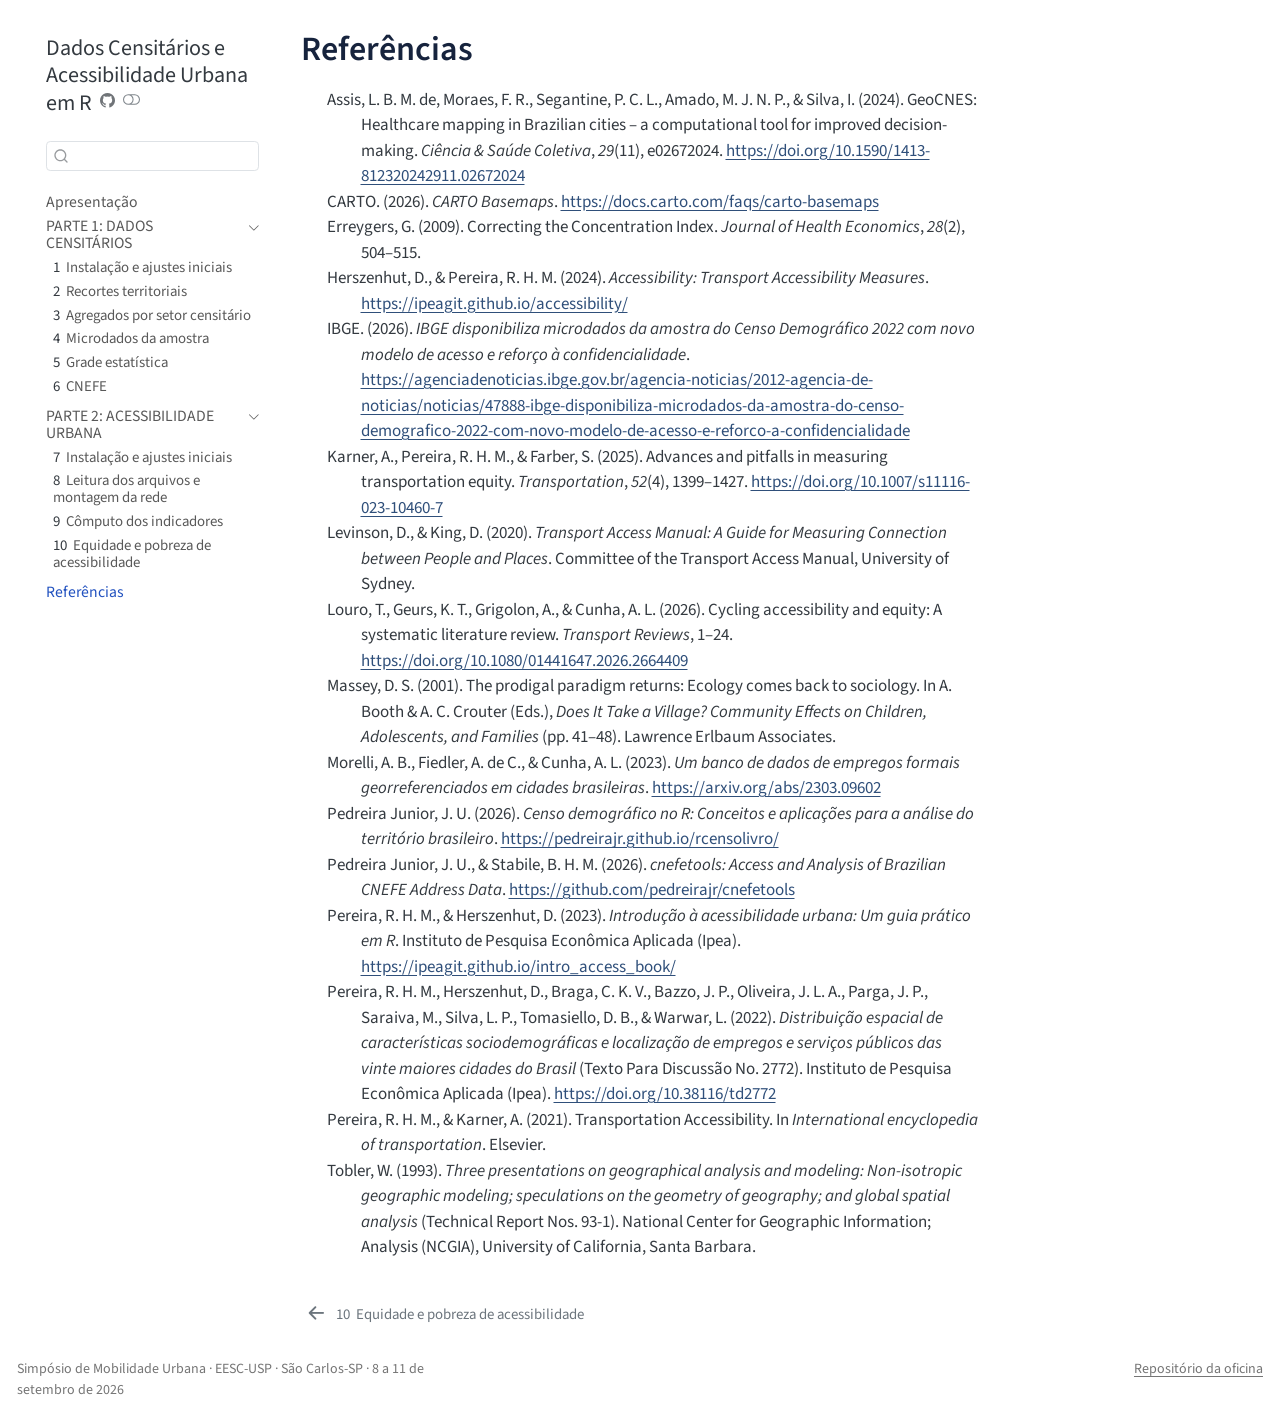
<file: docs/referencias.html>
<!DOCTYPE html>
<html xmlns="http://www.w3.org/1999/xhtml" lang="pt-BR" xml:lang="pt-BR"><head>

<meta charset="utf-8">
<meta name="generator" content="quarto-1.9.38">

<meta name="viewport" content="width=device-width, initial-scale=1.0, user-scalable=yes">


<title>Referências – Dados Censitários e Acessibilidade Urbana em R</title>
<style>
/* Default styles provided by pandoc.
** See https://pandoc.org/MANUAL.html#variables-for-html for config info.
*/
code{white-space: pre-wrap;}
span.smallcaps{font-variant: small-caps;}
div.columns{display: flex; gap: min(4vw, 1.5em);}
div.column{flex: auto; overflow-x: auto;}
div.hanging-indent{margin-left: 1.5em; text-indent: -1.5em;}
ul.task-list{list-style: none;}
ul.task-list li input[type="checkbox"] {
  width: 0.8em;
  margin: 0 0.8em 0.2em -1em; /* quarto-specific, see https://github.com/quarto-dev/quarto-cli/issues/4556 */ 
  vertical-align: middle;
}
/* CSS for citations */
div.csl-bib-body { }
div.csl-entry {
  clear: both;
}
.hanging-indent div.csl-entry {
  margin-left:2em;
  text-indent:-2em;
}
div.csl-left-margin {
  min-width:2em;
  float:left;
}
div.csl-right-inline {
  margin-left:2em;
  padding-left:1em;
}
div.csl-indent {
  margin-left: 2em;
}</style>


<script src="site_libs/quarto-nav/quarto-nav.js"></script>
<script src="site_libs/quarto-nav/headroom.min.js"></script>
<script src="site_libs/clipboard/clipboard.min.js"></script>
<script src="site_libs/quarto-search/autocomplete.umd.js"></script>
<script src="site_libs/quarto-search/fuse.min.js"></script>
<script src="site_libs/quarto-search/quarto-search.js"></script>
<meta name="quarto:offset" content="./">
<link href="./10-equidade.html" rel="prev">
<script src="site_libs/quarto-html/quarto.js" type="module"></script>
<script src="site_libs/quarto-html/tabsets/tabsets.js" type="module"></script>
<script src="site_libs/quarto-html/popper.min.js"></script>
<script src="site_libs/quarto-html/tippy.umd.min.js"></script>
<script src="site_libs/quarto-html/anchor.min.js"></script>
<link href="site_libs/quarto-html/tippy.css" rel="stylesheet">
<link href="site_libs/quarto-html/quarto-syntax-highlighting-15634bcf2e68342d4ad2dfa704d543f6.css" rel="stylesheet" class="quarto-color-scheme" id="quarto-text-highlighting-styles">
<link href="site_libs/quarto-html/quarto-syntax-highlighting-dark-0a6b7249c26820e032cb0bd839ff02b1.css" rel="stylesheet" class="quarto-color-scheme quarto-color-alternate" id="quarto-text-highlighting-styles">
<link href="site_libs/quarto-html/quarto-syntax-highlighting-15634bcf2e68342d4ad2dfa704d543f6.css" rel="stylesheet" class="quarto-color-scheme-extra" id="quarto-text-highlighting-styles">
<script src="site_libs/bootstrap/bootstrap.min.js"></script>
<link href="site_libs/bootstrap/bootstrap-icons.css" rel="stylesheet">
<link href="site_libs/bootstrap/bootstrap-ec8eff129d6f50c8392963982e963180.min.css" rel="stylesheet" append-hash="true" class="quarto-color-scheme" id="quarto-bootstrap" data-mode="light">
<link href="site_libs/bootstrap/bootstrap-dark-f725026034374060f4de44a7d1da3a6e.min.css" rel="stylesheet" append-hash="true" class="quarto-color-scheme quarto-color-alternate" id="quarto-bootstrap" data-mode="dark">
<link href="site_libs/bootstrap/bootstrap-ec8eff129d6f50c8392963982e963180.min.css" rel="stylesheet" append-hash="true" class="quarto-color-scheme-extra" id="quarto-bootstrap" data-mode="light">
<script id="quarto-search-options" type="application/json">{
  "location": "sidebar",
  "copy-button": false,
  "collapse-after": 3,
  "panel-placement": "start",
  "type": "textbox",
  "limit": 50,
  "keyboard-shortcut": [
    "f",
    "/",
    "s"
  ],
  "show-item-context": false,
  "language": {
    "search-no-results-text": "Nenhum resultado",
    "search-matching-documents-text": "documentos correspondentes",
    "search-copy-link-title": "Copiar link para a busca",
    "search-hide-matches-text": "Esconder correspondências adicionais",
    "search-more-match-text": "mais correspondência neste documento",
    "search-more-matches-text": "mais correspondências neste documento",
    "search-clear-button-title": "Limpar",
    "search-text-placeholder": "",
    "search-detached-cancel-button-title": "Cancelar",
    "search-submit-button-title": "Enviar",
    "search-label": "Procurar"
  }
}</script>


<link rel="stylesheet" href="custom.css">
<meta property="og:title" content="Referências – Dados Censitários e Acessibilidade Urbana em R">
<meta property="og:image" content="https://pedreirajr.github.io/workshop_censo_acc_smu2026/img/logo_smu.png">
<meta property="og:site_name" content="Dados Censitários e Acessibilidade Urbana em R">
<meta property="og:image:height" content="409">
<meta property="og:image:width" content="1703">
</head>

<body class="nav-sidebar floating quarto-light"><script id="quarto-html-before-body" type="application/javascript">
    const toggleBodyColorMode = (bsSheetEl) => {
      const mode = bsSheetEl.getAttribute("data-mode");
      const bodyEl = window.document.querySelector("body");
      if (mode === "dark") {
        bodyEl.classList.add("quarto-dark");
        bodyEl.classList.remove("quarto-light");
      } else {
        bodyEl.classList.add("quarto-light");
        bodyEl.classList.remove("quarto-dark");
      }
    }
    const toggleBodyColorPrimary = () => {
      const bsSheetEl = window.document.querySelector("link#quarto-bootstrap:not([rel=disabled-stylesheet])");
      if (bsSheetEl) {
        toggleBodyColorMode(bsSheetEl);
      }
    }
    const setColorSchemeToggle = (alternate) => {
      const toggles = window.document.querySelectorAll('.quarto-color-scheme-toggle');
      for (let i=0; i < toggles.length; i++) {
        const toggle = toggles[i];
        if (toggle) {
          if (alternate) {
            toggle.classList.add("alternate");
          } else {
            toggle.classList.remove("alternate");
          }
        }
      }
    };
    const toggleColorMode = (alternate) => {
      // Switch the stylesheets
      const primaryStylesheets = window.document.querySelectorAll('link.quarto-color-scheme:not(.quarto-color-alternate)');
      const alternateStylesheets = window.document.querySelectorAll('link.quarto-color-scheme.quarto-color-alternate');
      manageTransitions('#quarto-margin-sidebar .nav-link', false);
      if (alternate) {
        // note: dark is layered on light, we don't disable primary!
        enableStylesheet(alternateStylesheets);
        for (const sheetNode of alternateStylesheets) {
          if (sheetNode.id === "quarto-bootstrap") {
            toggleBodyColorMode(sheetNode);
          }
        }
      } else {
        disableStylesheet(alternateStylesheets);
        enableStylesheet(primaryStylesheets)
        toggleBodyColorPrimary();
      }
      manageTransitions('#quarto-margin-sidebar .nav-link', true);
      // Switch the toggles
      setColorSchemeToggle(alternate)
      // Hack to workaround the fact that safari doesn't
      // properly recolor the scrollbar when toggling (#1455)
      if (navigator.userAgent.indexOf('Safari') > 0 && navigator.userAgent.indexOf('Chrome') == -1) {
        manageTransitions("body", false);
        window.scrollTo(0, 1);
        setTimeout(() => {
          window.scrollTo(0, 0);
          manageTransitions("body", true);
        }, 40);
      }
    }
    const disableStylesheet = (stylesheets) => {
      for (let i=0; i < stylesheets.length; i++) {
        const stylesheet = stylesheets[i];
        stylesheet.rel = 'disabled-stylesheet';
      }
    }
    const enableStylesheet = (stylesheets) => {
      for (let i=0; i < stylesheets.length; i++) {
        const stylesheet = stylesheets[i];
        if(stylesheet.rel !== 'stylesheet') { // for Chrome, which will still FOUC without this check
          stylesheet.rel = 'stylesheet';
        }
      }
    }
    const manageTransitions = (selector, allowTransitions) => {
      const els = window.document.querySelectorAll(selector);
      for (let i=0; i < els.length; i++) {
        const el = els[i];
        if (allowTransitions) {
          el.classList.remove('notransition');
        } else {
          el.classList.add('notransition');
        }
      }
    }
    const isFileUrl = () => {
      return window.location.protocol === 'file:';
    }
    const hasAlternateSentinel = () => {
      let styleSentinel = getColorSchemeSentinel();
      if (styleSentinel !== null) {
        return styleSentinel === "alternate";
      } else {
        return false;
      }
    }
    const setStyleSentinel = (alternate) => {
      const value = alternate ? "alternate" : "default";
      if (!isFileUrl()) {
        window.localStorage.setItem("quarto-color-scheme", value);
      } else {
        localAlternateSentinel = value;
      }
    }
    const getColorSchemeSentinel = () => {
      if (!isFileUrl()) {
        const storageValue = window.localStorage.getItem("quarto-color-scheme");
        return storageValue != null ? storageValue : localAlternateSentinel;
      } else {
        return localAlternateSentinel;
      }
    }
    const toggleGiscusIfUsed = (isAlternate, darkModeDefault) => {
      const baseTheme = document.querySelector('#giscus-base-theme')?.value ?? 'light';
      const alternateTheme = document.querySelector('#giscus-alt-theme')?.value ?? 'dark';
      let newTheme = '';
      if(authorPrefersDark) {
        newTheme = isAlternate ? baseTheme : alternateTheme;
      } else {
        newTheme = isAlternate ? alternateTheme : baseTheme;
      }
      const changeGiscusTheme = () => {
        // From: https://github.com/giscus/giscus/issues/336
        const sendMessage = (message) => {
          const iframe = document.querySelector('iframe.giscus-frame');
          if (!iframe) return;
          iframe.contentWindow.postMessage({ giscus: message }, 'https://giscus.app');
        }
        sendMessage({
          setConfig: {
            theme: newTheme
          }
        });
      }
      const isGiscussLoaded = window.document.querySelector('iframe.giscus-frame') !== null;
      if (isGiscussLoaded) {
        changeGiscusTheme();
      }
    };
    const authorPrefersDark = false;
    const darkModeDefault = authorPrefersDark;
      document.querySelector('link#quarto-text-highlighting-styles.quarto-color-scheme-extra').rel = 'disabled-stylesheet';
      document.querySelector('link#quarto-bootstrap.quarto-color-scheme-extra').rel = 'disabled-stylesheet';
    let localAlternateSentinel = darkModeDefault ? 'alternate' : 'default';
    // Dark / light mode switch
    window.quartoToggleColorScheme = () => {
      // Read the current dark / light value
      let toAlternate = !hasAlternateSentinel();
      toggleColorMode(toAlternate);
      setStyleSentinel(toAlternate);
      toggleGiscusIfUsed(toAlternate, darkModeDefault);
      window.dispatchEvent(new Event('resize'));
    };
    // Switch to dark mode if need be
    if (hasAlternateSentinel()) {
      toggleColorMode(true);
    } else {
      toggleColorMode(false);
    }
  </script>

<div id="quarto-search-results"></div>
  <header id="quarto-header" class="headroom fixed-top">
  <nav class="quarto-secondary-nav">
    <div class="container-fluid d-flex">
      <button type="button" class="quarto-btn-toggle btn" data-bs-toggle="collapse" role="button" data-bs-target=".quarto-sidebar-collapse-item" aria-controls="quarto-sidebar" aria-expanded="false" aria-label="Alternar barra lateral" onclick="if (window.quartoToggleHeadroom) { window.quartoToggleHeadroom(); }">
        <i class="bi bi-layout-text-sidebar-reverse"></i>
      </button>
        <nav class="quarto-page-breadcrumbs" aria-label="breadcrumb"><ol class="breadcrumb"><li class="breadcrumb-item"><a href="./referencias.html">Referências</a></li></ol></nav>
        <a class="flex-grow-1" role="navigation" data-bs-toggle="collapse" data-bs-target=".quarto-sidebar-collapse-item" aria-controls="quarto-sidebar" aria-expanded="false" aria-label="Alternar barra lateral" onclick="if (window.quartoToggleHeadroom) { window.quartoToggleHeadroom(); }">      
        </a>
      <button type="button" class="btn quarto-search-button" aria-label="Procurar" onclick="window.quartoOpenSearch();">
        <i class="bi bi-search"></i>
      </button>
    </div>
  </nav>
</header>
<!-- content -->
<div id="quarto-content" class="quarto-container page-columns page-rows-contents page-layout-article">
<!-- sidebar -->
  <nav id="quarto-sidebar" class="sidebar collapse collapse-horizontal quarto-sidebar-collapse-item sidebar-navigation floating overflow-auto">
    <div class="pt-lg-2 mt-2 text-left sidebar-header">
    <div class="sidebar-title mb-0 py-0">
      <a href="./">Dados Censitários e Acessibilidade Urbana em R</a> 
        <div class="sidebar-tools-main">
    <a href="https://github.com/pedreirajr/workshop_censo_acc_smu2026" title="Código fonte" class="quarto-navigation-tool px-1" aria-label="Código fonte"><i class="bi bi-github"></i></a>
  <a href="" class="quarto-color-scheme-toggle quarto-navigation-tool  px-1" onclick="window.quartoToggleColorScheme(); return false;" title="Alternar modo escuro"><i class="bi"></i></a>
</div>
    </div>
      </div>
        <div class="mt-2 flex-shrink-0 align-items-center">
        <div class="sidebar-search">
        <div id="quarto-search" class="" title="Procurar"></div>
        </div>
        </div>
    <div class="sidebar-menu-container"> 
    <ul class="list-unstyled mt-1">
        <li class="sidebar-item">
  <div class="sidebar-item-container"> 
  <a href="./index.html" class="sidebar-item-text sidebar-link">
 <span class="menu-text">Apresentação</span></a>
  </div>
</li>
        <li class="sidebar-item sidebar-item-section">
      <div class="sidebar-item-container"> 
            <a class="sidebar-item-text sidebar-link text-start" data-bs-toggle="collapse" data-bs-target="#quarto-sidebar-section-1" role="navigation" aria-expanded="true">
 <span class="menu-text">PARTE 1: DADOS CENSITÁRIOS</span></a>
          <a class="sidebar-item-toggle text-start" data-bs-toggle="collapse" data-bs-target="#quarto-sidebar-section-1" role="navigation" aria-expanded="true" aria-label="Alternar seção">
            <i class="bi bi-chevron-right ms-2"></i>
          </a> 
      </div>
      <ul id="quarto-sidebar-section-1" class="collapse list-unstyled sidebar-section depth1 show">  
          <li class="sidebar-item">
  <div class="sidebar-item-container"> 
  <a href="./1-instalacao.html" class="sidebar-item-text sidebar-link">
 <span class="menu-text"><span class="chapter-number">1</span>&nbsp; <span class="chapter-title">Instalação e ajustes iniciais</span></span></a>
  </div>
</li>
          <li class="sidebar-item">
  <div class="sidebar-item-container"> 
  <a href="./2-recortes-territoriais.html" class="sidebar-item-text sidebar-link">
 <span class="menu-text"><span class="chapter-number">2</span>&nbsp; <span class="chapter-title">Recortes territoriais</span></span></a>
  </div>
</li>
          <li class="sidebar-item">
  <div class="sidebar-item-container"> 
  <a href="./3-agregados.html" class="sidebar-item-text sidebar-link">
 <span class="menu-text"><span class="chapter-number">3</span>&nbsp; <span class="chapter-title">Agregados por setor censitário</span></span></a>
  </div>
</li>
          <li class="sidebar-item">
  <div class="sidebar-item-container"> 
  <a href="./4-microdados.html" class="sidebar-item-text sidebar-link">
 <span class="menu-text"><span class="chapter-number">4</span>&nbsp; <span class="chapter-title">Microdados da amostra</span></span></a>
  </div>
</li>
          <li class="sidebar-item">
  <div class="sidebar-item-container"> 
  <a href="./5-grade-estatistica.html" class="sidebar-item-text sidebar-link">
 <span class="menu-text"><span class="chapter-number">5</span>&nbsp; <span class="chapter-title">Grade estatística</span></span></a>
  </div>
</li>
          <li class="sidebar-item">
  <div class="sidebar-item-container"> 
  <a href="./6-cnefe.html" class="sidebar-item-text sidebar-link">
 <span class="menu-text"><span class="chapter-number">6</span>&nbsp; <span class="chapter-title">CNEFE</span></span></a>
  </div>
</li>
      </ul>
  </li>
        <li class="sidebar-item sidebar-item-section">
      <div class="sidebar-item-container"> 
            <a class="sidebar-item-text sidebar-link text-start" data-bs-toggle="collapse" data-bs-target="#quarto-sidebar-section-2" role="navigation" aria-expanded="true">
 <span class="menu-text">PARTE 2: ACESSIBILIDADE URBANA</span></a>
          <a class="sidebar-item-toggle text-start" data-bs-toggle="collapse" data-bs-target="#quarto-sidebar-section-2" role="navigation" aria-expanded="true" aria-label="Alternar seção">
            <i class="bi bi-chevron-right ms-2"></i>
          </a> 
      </div>
      <ul id="quarto-sidebar-section-2" class="collapse list-unstyled sidebar-section depth1 show">  
          <li class="sidebar-item">
  <div class="sidebar-item-container"> 
  <a href="./7-instalacao-r5r.html" class="sidebar-item-text sidebar-link">
 <span class="menu-text"><span class="chapter-number">7</span>&nbsp; <span class="chapter-title">Instalação e ajustes iniciais</span></span></a>
  </div>
</li>
          <li class="sidebar-item">
  <div class="sidebar-item-container"> 
  <a href="./8-rede.html" class="sidebar-item-text sidebar-link">
 <span class="menu-text"><span class="chapter-number">8</span>&nbsp; <span class="chapter-title">Leitura dos arquivos e montagem da rede</span></span></a>
  </div>
</li>
          <li class="sidebar-item">
  <div class="sidebar-item-container"> 
  <a href="./9-indicadores.html" class="sidebar-item-text sidebar-link">
 <span class="menu-text"><span class="chapter-number">9</span>&nbsp; <span class="chapter-title">Cômputo dos indicadores</span></span></a>
  </div>
</li>
          <li class="sidebar-item">
  <div class="sidebar-item-container"> 
  <a href="./10-equidade.html" class="sidebar-item-text sidebar-link">
 <span class="menu-text"><span class="chapter-number">10</span>&nbsp; <span class="chapter-title">Equidade e pobreza de acessibilidade</span></span></a>
  </div>
</li>
      </ul>
  </li>
        <li class="sidebar-item">
  <div class="sidebar-item-container"> 
  <a href="./referencias.html" class="sidebar-item-text sidebar-link active">
 <span class="menu-text">Referências</span></a>
  </div>
</li>
    </ul>
    </div>
</nav>
<div id="quarto-sidebar-glass" class="quarto-sidebar-collapse-item" data-bs-toggle="collapse" data-bs-target=".quarto-sidebar-collapse-item"></div>
<!-- margin-sidebar -->
    <div id="quarto-margin-sidebar" class="sidebar margin-sidebar zindex-bottom">
        
    </div>
<!-- main -->
<main class="content" id="quarto-document-content">


<header id="title-block-header" class="quarto-title-block default">
<div class="quarto-title">
<h1 class="title">Referências</h1>
</div>



<div class="quarto-title-meta">

    
  
    
  </div>
  


</header>


<div id="refs" class="references csl-bib-body hanging-indent" data-entry-spacing="0" data-line-spacing="2" role="list">
<div id="ref-assis_geocnes_2024" class="csl-entry" role="listitem">
Assis, L. B. M. de, Moraes, F. R., Segantine, P. C. L., Amado, M. J. N.
P., &amp; Silva, I. (2024). <span>GeoCNES</span>: Healthcare mapping in
<span>B</span>razilian cities – a computational tool for improved
decision-making. <em>Ciência &amp; Saúde Coletiva</em>, <em>29</em>(11),
e02672024. <a href="https://doi.org/10.1590/1413-812320242911.02672024">https://doi.org/10.1590/1413-812320242911.02672024</a>
</div>
<div id="ref-carto_basemaps_faq" class="csl-entry" role="listitem">
CARTO. (2026). <em><span>CARTO</span> <span>B</span>asemaps</em>. <a href="https://docs.carto.com/faqs/carto-basemaps">https://docs.carto.com/faqs/carto-basemaps</a>
</div>
<div id="ref-erreygers2009" class="csl-entry" role="listitem">
Erreygers, G. (2009). Correcting the <span>C</span>oncentration
<span>I</span>ndex. <em>Journal of Health Economics</em>,
<em>28</em>(2), 504–515.
</div>
<div id="ref-accessibility_pkg" class="csl-entry" role="listitem">
Herszenhut, D., &amp; Pereira, R. H. M. (2024). <em>Accessibility:
<span>T</span>ransport <span>A</span>ccessibility
<span>M</span>easures</em>. <a href="https://ipeagit.github.io/accessibility/">https://ipeagit.github.io/accessibility/</a>
</div>
<div id="ref-ibge_microdados2022" class="csl-entry" role="listitem">
IBGE. (2026). <em><span>IBGE</span> disponibiliza microdados da amostra
do <span>C</span>enso <span>D</span>emográfico 2022 com novo modelo de
acesso e reforço à confidencialidade</em>. <a href="https://agenciadenoticias.ibge.gov.br/agencia-noticias/2012-agencia-de-noticias/noticias/47888-ibge-disponibiliza-microdados-da-amostra-do-censo-demografico-2022-com-novo-modelo-de-acesso-e-reforco-a-confidencialidade">https://agenciadenoticias.ibge.gov.br/agencia-noticias/2012-agencia-de-noticias/noticias/47888-ibge-disponibiliza-microdados-da-amostra-do-censo-demografico-2022-com-novo-modelo-de-acesso-e-reforco-a-confidencialidade</a>
</div>
<div id="ref-karner_pereira_farber_2024" class="csl-entry" role="listitem">
Karner, A., Pereira, R. H. M., &amp; Farber, S. (2025). Advances and
pitfalls in measuring transportation equity. <em>Transportation</em>,
<em>52</em>(4), 1399–1427. <a href="https://doi.org/10.1007/s11116-023-10460-7">https://doi.org/10.1007/s11116-023-10460-7</a>
</div>
<div id="ref-levinson_king_2020" class="csl-entry" role="listitem">
Levinson, D., &amp; King, D. (2020). <em>Transport <span>A</span>ccess
<span>M</span>anual: <span>A</span> <span>G</span>uide for
<span>M</span>easuring <span>C</span>onnection between
<span>P</span>eople and <span>P</span>laces</em>. Committee of the
Transport Access Manual, University of Sydney.
</div>
<div id="ref-louro_cycling_2026" class="csl-entry" role="listitem">
Louro, T., Geurs, K. T., Grigolon, A., &amp; Cunha, A. L. (2026).
Cycling accessibility and equity: A systematic literature review.
<em>Transport Reviews</em>, 1–24. <a href="https://doi.org/10.1080/01441647.2026.2664409">https://doi.org/10.1080/01441647.2026.2664409</a>
</div>
<div id="ref-massey2001" class="csl-entry" role="listitem">
Massey, D. S. (2001). The prodigal paradigm returns: Ecology comes back
to sociology. In A. Booth &amp; A. C. Crouter (Eds.), <em>Does
<span>I</span>t <span>T</span>ake a <span>V</span>illage?
<span>C</span>ommunity <span>E</span>ffects on <span>C</span>hildren,
<span>A</span>dolescents, and <span>F</span>amilies</em> (pp. 41–48).
Lawrence Erlbaum Associates.
</div>
<div id="ref-morelli_rais_2023" class="csl-entry" role="listitem">
Morelli, A. B., Fiedler, A. de C., &amp; Cunha, A. L. (2023). <em>Um
banco de dados de empregos formais georreferenciados em cidades
brasileiras</em>. <a href="https://arxiv.org/abs/2303.09602">https://arxiv.org/abs/2303.09602</a>
</div>
<div id="ref-pedreira_censo_2026" class="csl-entry" role="listitem">
Pedreira Junior, J. U. (2026). <em>Censo demográfico no <span>R</span>:
Conceitos e aplicações para a análise do território brasileiro</em>. <a href="https://pedreirajr.github.io/rcensolivro/">https://pedreirajr.github.io/rcensolivro/</a>
</div>
<div id="ref-pedreira2026cnefetools" class="csl-entry" role="listitem">
Pedreira Junior, J. U., &amp; Stabile, B. H. M. (2026). <em><span class="nocase">cnefetools</span>: <span>A</span>ccess and
<span>A</span>nalysis of <span>B</span>razilian <span>CNEFE</span>
<span>A</span>ddress <span>D</span>ata</em>. <a href="https://github.com/pedreirajr/cnefetools">https://github.com/pedreirajr/cnefetools</a>
</div>
<div id="ref-pereira_herszenhut_2023" class="csl-entry" role="listitem">
Pereira, R. H. M., &amp; Herszenhut, D. (2023). <em>Introdução à
acessibilidade urbana: Um guia prático em <span>R</span></em>. Instituto
de Pesquisa Econômica Aplicada (Ipea). <a href="https://ipeagit.github.io/intro_access_book/">https://ipeagit.github.io/intro_access_book/</a>
</div>
<div id="ref-pereira_aop_td2772" class="csl-entry" role="listitem">
Pereira, R. H. M., Herszenhut, D., Braga, C. K. V., Bazzo, J. P.,
Oliveira, J. L. A., Parga, J. P., Saraiva, M., Silva, L. P., Tomasiello,
D. B., &amp; Warwar, L. (2022). <em>Distribuição espacial de
características sociodemográficas e localização de empregos e serviços
públicos das vinte maiores cidades do <span>Brasil</span></em> (Texto
Para Discussão No. 2772). Instituto de Pesquisa Econômica Aplicada
(Ipea). <a href="https://doi.org/10.38116/td2772">https://doi.org/10.38116/td2772</a>
</div>
<div id="ref-pereira_karner_2021" class="csl-entry" role="listitem">
Pereira, R. H. M., &amp; Karner, A. (2021). Transportation
<span>A</span>ccessibility. In <em>International encyclopedia of
transportation</em>. Elsevier.
</div>
<div id="ref-tobler1993" class="csl-entry" role="listitem">
Tobler, W. (1993). <em>Three presentations on geographical analysis and
modeling: Non-isotropic geographic modeling; speculations on the
geometry of geography; and global spatial analysis</em> (Technical
Report Nos. 93-1). National Center for Geographic Information; Analysis
(NCGIA), University of California, Santa Barbara.
</div>
</div>



</main> <!-- /main -->
<script id="quarto-html-after-body" type="application/javascript">
  window.document.addEventListener("DOMContentLoaded", function (event) {
    // Ensure there is a toggle, if there isn't float one in the top right
    if (window.document.querySelector('.quarto-color-scheme-toggle') === null) {
      const a = window.document.createElement('a');
      a.classList.add('top-right');
      a.classList.add('quarto-color-scheme-toggle');
      a.href = "";
      a.onclick = function() { try { window.quartoToggleColorScheme(); } catch {} return false; };
      const i = window.document.createElement("i");
      i.classList.add('bi');
      a.appendChild(i);
      window.document.body.appendChild(a);
    }
    setColorSchemeToggle(hasAlternateSentinel())
    const icon = "";
    const anchorJS = new window.AnchorJS();
    anchorJS.options = {
      placement: 'right',
      icon: icon
    };
    anchorJS.add('.anchored');
    const isCodeAnnotation = (el) => {
      for (const clz of el.classList) {
        if (clz.startsWith('code-annotation-')) {                     
          return true;
        }
      }
      return false;
    }
    const onCopySuccess = function(e) {
      // button target
      const button = e.trigger;
      // don't keep focus
      button.blur();
      // flash "checked"
      button.classList.add('code-copy-button-checked');
      var currentTitle = button.getAttribute("title");
      button.setAttribute("title", "Copiada");
      let tooltip;
      if (window.bootstrap) {
        button.setAttribute("data-bs-toggle", "tooltip");
        button.setAttribute("data-bs-placement", "left");
        button.setAttribute("data-bs-title", "Copiada");
        tooltip = new bootstrap.Tooltip(button, 
          { trigger: "manual", 
            customClass: "code-copy-button-tooltip",
            offset: [0, -8]});
        tooltip.show();    
      }
      setTimeout(function() {
        if (tooltip) {
          tooltip.hide();
          button.removeAttribute("data-bs-title");
          button.removeAttribute("data-bs-toggle");
          button.removeAttribute("data-bs-placement");
        }
        button.setAttribute("title", currentTitle);
        button.classList.remove('code-copy-button-checked');
      }, 1000);
      // clear code selection
      e.clearSelection();
    }
    const getTextToCopy = function(trigger) {
      const outerScaffold = trigger.parentElement.cloneNode(true);
      const codeEl = outerScaffold.querySelector('code');
      for (const childEl of codeEl.children) {
        if (isCodeAnnotation(childEl)) {
          childEl.remove();
        }
      }
      return codeEl.innerText;
    }
    const clipboard = new window.ClipboardJS('.code-copy-button:not([data-in-quarto-modal])', {
      text: getTextToCopy
    });
    clipboard.on('success', onCopySuccess);
    if (window.document.getElementById('quarto-embedded-source-code-modal')) {
      const clipboardModal = new window.ClipboardJS('.code-copy-button[data-in-quarto-modal]', {
        text: getTextToCopy,
        container: window.document.getElementById('quarto-embedded-source-code-modal')
      });
      clipboardModal.on('success', onCopySuccess);
    }
      var localhostRegex = new RegExp(/^(?:http|https):\/\/localhost\:?[0-9]*\//);
      var mailtoRegex = new RegExp(/^mailto:/);
        var filterRegex = new RegExp("https:\/\/pedreirajr\.github\.io\/workshop_censo_acc_smu2026\/");
      var isInternal = (href) => {
          return filterRegex.test(href) || localhostRegex.test(href) || mailtoRegex.test(href);
      }
      // Inspect non-navigation links and adorn them if external
     var links = window.document.querySelectorAll('a[href]:not(.nav-link):not(.navbar-brand):not(.toc-action):not(.sidebar-link):not(.sidebar-item-toggle):not(.pagination-link):not(.no-external):not([aria-hidden]):not(.dropdown-item):not(.quarto-navigation-tool):not(.about-link)');
      for (var i=0; i<links.length; i++) {
        const link = links[i];
        if (!isInternal(link.href)) {
          // undo the damage that might have been done by quarto-nav.js in the case of
          // links that we want to consider external
          if (link.dataset.originalHref !== undefined) {
            link.href = link.dataset.originalHref;
          }
            // target, if specified
            link.setAttribute("target", "_blank");
            if (link.getAttribute("rel") === null) {
              link.setAttribute("rel", "noopener");
            }
        }
      }
    function tippyHover(el, contentFn, onTriggerFn, onUntriggerFn) {
      const config = {
        allowHTML: true,
        maxWidth: 500,
        delay: 100,
        arrow: false,
        appendTo: function(el) {
            return el.parentElement;
        },
        interactive: true,
        interactiveBorder: 10,
        theme: 'quarto',
        placement: 'bottom-start',
      };
      if (contentFn) {
        config.content = contentFn;
      }
      if (onTriggerFn) {
        config.onTrigger = onTriggerFn;
      }
      if (onUntriggerFn) {
        config.onUntrigger = onUntriggerFn;
      }
      window.tippy(el, config); 
    }
    const noterefs = window.document.querySelectorAll('a[role="doc-noteref"]');
    for (var i=0; i<noterefs.length; i++) {
      const ref = noterefs[i];
      tippyHover(ref, function() {
        // use id or data attribute instead here
        let href = ref.getAttribute('data-footnote-href') || ref.getAttribute('href');
        try { href = new URL(href).hash; } catch {}
        const id = href.replace(/^#\/?/, "");
        const note = window.document.getElementById(id);
        if (note) {
          return note.innerHTML;
        } else {
          return "";
        }
      });
    }
    const xrefs = window.document.querySelectorAll('a.quarto-xref');
    const processXRef = (id, note) => {
      // Strip column container classes
      const stripColumnClz = (el) => {
        el.classList.remove("page-full", "page-columns");
        if (el.children) {
          for (const child of el.children) {
            stripColumnClz(child);
          }
        }
      }
      stripColumnClz(note)
      if (id === null || id.startsWith('sec-')) {
        // Special case sections, only their first couple elements
        const container = document.createElement("div");
        if (note.children && note.children.length > 2) {
          container.appendChild(note.children[0].cloneNode(true));
          for (let i = 1; i < note.children.length; i++) {
            const child = note.children[i];
            if (child.tagName === "P" && child.innerText === "") {
              continue;
            } else {
              container.appendChild(child.cloneNode(true));
              break;
            }
          }
          if (window.Quarto?.typesetMath) {
            window.Quarto.typesetMath(container);
          }
          return container.innerHTML
        } else {
          if (window.Quarto?.typesetMath) {
            window.Quarto.typesetMath(note);
          }
          return note.innerHTML;
        }
      } else {
        // Remove any anchor links if they are present
        const anchorLink = note.querySelector('a.anchorjs-link');
        if (anchorLink) {
          anchorLink.remove();
        }
        if (window.Quarto?.typesetMath) {
          window.Quarto.typesetMath(note);
        }
        if (note.classList.contains("callout")) {
          return note.outerHTML;
        } else {
          return note.innerHTML;
        }
      }
    }
    for (var i=0; i<xrefs.length; i++) {
      const xref = xrefs[i];
      tippyHover(xref, undefined, function(instance) {
        instance.disable();
        let url = xref.getAttribute('href');
        let hash = undefined; 
        if (url.startsWith('#')) {
          hash = url;
        } else {
          try { hash = new URL(url).hash; } catch {}
        }
        if (hash) {
          const id = hash.replace(/^#\/?/, "");
          const note = window.document.getElementById(id);
          if (note !== null) {
            try {
              const html = processXRef(id, note.cloneNode(true));
              instance.setContent(html);
            } finally {
              instance.enable();
              instance.show();
            }
          } else {
            // See if we can fetch this
            fetch(url.split('#')[0])
            .then(res => res.text())
            .then(html => {
              const parser = new DOMParser();
              const htmlDoc = parser.parseFromString(html, "text/html");
              const note = htmlDoc.getElementById(id);
              if (note !== null) {
                const html = processXRef(id, note);
                instance.setContent(html);
              } 
            }).finally(() => {
              instance.enable();
              instance.show();
            });
          }
        } else {
          // See if we can fetch a full url (with no hash to target)
          // This is a special case and we should probably do some content thinning / targeting
          fetch(url)
          .then(res => res.text())
          .then(html => {
            const parser = new DOMParser();
            const htmlDoc = parser.parseFromString(html, "text/html");
            const note = htmlDoc.querySelector('main.content');
            if (note !== null) {
              // This should only happen for chapter cross references
              // (since there is no id in the URL)
              // remove the first header
              if (note.children.length > 0 && note.children[0].tagName === "HEADER") {
                note.children[0].remove();
              }
              const html = processXRef(null, note);
              instance.setContent(html);
            } 
          }).finally(() => {
            instance.enable();
            instance.show();
          });
        }
      }, function(instance) {
      });
    }
        let selectedAnnoteEl;
        const selectorForAnnotation = ( cell, annotation) => {
          let cellAttr = 'data-code-cell="' + cell + '"';
          let lineAttr = 'data-code-annotation="' +  annotation + '"';
          const selector = 'span[' + cellAttr + '][' + lineAttr + ']';
          return selector;
        }
        const selectCodeLines = (annoteEl) => {
          const doc = window.document;
          const targetCell = annoteEl.getAttribute("data-target-cell");
          const targetAnnotation = annoteEl.getAttribute("data-target-annotation");
          const annoteSpan = window.document.querySelector(selectorForAnnotation(targetCell, targetAnnotation));
          const lines = annoteSpan.getAttribute("data-code-lines").split(",");
          const lineIds = lines.map((line) => {
            return targetCell + "-" + line;
          })
          let top = null;
          let height = null;
          let parent = null;
          if (lineIds.length > 0) {
              //compute the position of the single el (top and bottom and make a div)
              const el = window.document.getElementById(lineIds[0]);
              top = el.offsetTop;
              height = el.offsetHeight;
              parent = el.parentElement.parentElement;
            if (lineIds.length > 1) {
              const lastEl = window.document.getElementById(lineIds[lineIds.length - 1]);
              const bottom = lastEl.offsetTop + lastEl.offsetHeight;
              height = bottom - top;
            }
            if (top !== null && height !== null && parent !== null) {
              // cook up a div (if necessary) and position it 
              let div = window.document.getElementById("code-annotation-line-highlight");
              if (div === null) {
                div = window.document.createElement("div");
                div.setAttribute("id", "code-annotation-line-highlight");
                div.style.position = 'absolute';
                parent.appendChild(div);
              }
              div.style.top = top - 2 + "px";
              div.style.height = height + 4 + "px";
              div.style.left = 0;
              let gutterDiv = window.document.getElementById("code-annotation-line-highlight-gutter");
              if (gutterDiv === null) {
                gutterDiv = window.document.createElement("div");
                gutterDiv.setAttribute("id", "code-annotation-line-highlight-gutter");
                gutterDiv.style.position = 'absolute';
                const codeCell = window.document.getElementById(targetCell);
                const gutter = codeCell.querySelector('.code-annotation-gutter');
                gutter.appendChild(gutterDiv);
              }
              gutterDiv.style.top = top - 2 + "px";
              gutterDiv.style.height = height + 4 + "px";
            }
            selectedAnnoteEl = annoteEl;
          }
        };
        const unselectCodeLines = () => {
          const elementsIds = ["code-annotation-line-highlight", "code-annotation-line-highlight-gutter"];
          elementsIds.forEach((elId) => {
            const div = window.document.getElementById(elId);
            if (div) {
              div.remove();
            }
          });
          selectedAnnoteEl = undefined;
        };
          // Handle positioning of the toggle
      window.addEventListener(
        "resize",
        throttle(() => {
          elRect = undefined;
          if (selectedAnnoteEl) {
            selectCodeLines(selectedAnnoteEl);
          }
        }, 10)
      );
      function throttle(fn, ms) {
      let throttle = false;
      let timer;
        return (...args) => {
          if(!throttle) { // first call gets through
              fn.apply(this, args);
              throttle = true;
          } else { // all the others get throttled
              if(timer) clearTimeout(timer); // cancel #2
              timer = setTimeout(() => {
                fn.apply(this, args);
                timer = throttle = false;
              }, ms);
          }
        };
      }
        // Attach click handler to the DT
        const annoteDls = window.document.querySelectorAll('dt[data-target-cell]');
        for (const annoteDlNode of annoteDls) {
          annoteDlNode.addEventListener('click', (event) => {
            const clickedEl = event.target;
            if (clickedEl !== selectedAnnoteEl) {
              unselectCodeLines();
              const activeEl = window.document.querySelector('dt[data-target-cell].code-annotation-active');
              if (activeEl) {
                activeEl.classList.remove('code-annotation-active');
              }
              selectCodeLines(clickedEl);
              clickedEl.classList.add('code-annotation-active');
            } else {
              // Unselect the line
              unselectCodeLines();
              clickedEl.classList.remove('code-annotation-active');
            }
          });
        }
    const findCites = (el) => {
      const parentEl = el.parentElement;
      if (parentEl) {
        const cites = parentEl.dataset.cites;
        if (cites) {
          return {
            el,
            cites: cites.split(' ')
          };
        } else {
          return findCites(el.parentElement)
        }
      } else {
        return undefined;
      }
    };
    var bibliorefs = window.document.querySelectorAll('a[role="doc-biblioref"]');
    for (var i=0; i<bibliorefs.length; i++) {
      const ref = bibliorefs[i];
      const citeInfo = findCites(ref);
      if (citeInfo) {
        tippyHover(citeInfo.el, function() {
          var popup = window.document.createElement('div');
          citeInfo.cites.forEach(function(cite) {
            var citeDiv = window.document.createElement('div');
            citeDiv.classList.add('hanging-indent');
            citeDiv.classList.add('csl-entry');
            var biblioDiv = window.document.getElementById('ref-' + cite);
            if (biblioDiv) {
              citeDiv.innerHTML = biblioDiv.innerHTML;
            }
            popup.appendChild(citeDiv);
          });
          return popup.innerHTML;
        });
      }
    }
  });
  </script>
<nav class="page-navigation">
  <div class="nav-page nav-page-previous">
      <a href="./10-equidade.html" class="pagination-link" aria-label="Equidade e pobreza de acessibilidade">
        <i class="bi bi-arrow-left-short"></i> <span class="nav-page-text"><span class="chapter-number">10</span>&nbsp; <span class="chapter-title">Equidade e pobreza de acessibilidade</span></span>
      </a>          
  </div>
  <div class="nav-page nav-page-next">
  </div>
</nav>
</div> <!-- /content -->
<footer class="footer">
  <div class="nav-footer">
    <div class="nav-footer-left">
<p>Simpósio de Mobilidade Urbana · EESC-USP · São Carlos-SP · 8 a 11 de setembro de 2026</p>
</div>   
    <div class="nav-footer-center">
      &nbsp;
    </div>
    <div class="nav-footer-right">
<p><a href="https://github.com/pedreirajr/workshop_censo_acc_smu2026">Repositório da oficina</a></p>
</div>
  </div>
</footer>




</body></html>
</file>
<file: docs/site_libs/quarto-html/tippy.css>
.tippy-box[data-animation=fade][data-state=hidden]{opacity:0}[data-tippy-root]{max-width:calc(100vw - 10px)}.tippy-box{position:relative;background-color:#333;color:#fff;border-radius:4px;font-size:14px;line-height:1.4;white-space:normal;outline:0;transition-property:transform,visibility,opacity}.tippy-box[data-placement^=top]>.tippy-arrow{bottom:0}.tippy-box[data-placement^=top]>.tippy-arrow:before{bottom:-7px;left:0;border-width:8px 8px 0;border-top-color:initial;transform-origin:center top}.tippy-box[data-placement^=bottom]>.tippy-arrow{top:0}.tippy-box[data-placement^=bottom]>.tippy-arrow:before{top:-7px;left:0;border-width:0 8px 8px;border-bottom-color:initial;transform-origin:center bottom}.tippy-box[data-placement^=left]>.tippy-arrow{right:0}.tippy-box[data-placement^=left]>.tippy-arrow:before{border-width:8px 0 8px 8px;border-left-color:initial;right:-7px;transform-origin:center left}.tippy-box[data-placement^=right]>.tippy-arrow{left:0}.tippy-box[data-placement^=right]>.tippy-arrow:before{left:-7px;border-width:8px 8px 8px 0;border-right-color:initial;transform-origin:center right}.tippy-box[data-inertia][data-state=visible]{transition-timing-function:cubic-bezier(.54,1.5,.38,1.11)}.tippy-arrow{width:16px;height:16px;color:#333}.tippy-arrow:before{content:"";position:absolute;border-color:transparent;border-style:solid}.tippy-content{position:relative;padding:5px 9px;z-index:1}
</file>
<file: docs/site_libs/quarto-html/quarto-syntax-highlighting-15634bcf2e68342d4ad2dfa704d543f6.css>
/* quarto syntax highlight colors */
:root {
  --quarto-hl-ot-color: #003B4F;
  --quarto-hl-at-color: #657422;
  --quarto-hl-ss-color: #20794D;
  --quarto-hl-an-color: #5E5E5E;
  --quarto-hl-fu-color: #4758AB;
  --quarto-hl-st-color: #20794D;
  --quarto-hl-cf-color: #003B4F;
  --quarto-hl-op-color: #5E5E5E;
  --quarto-hl-er-color: #AD0000;
  --quarto-hl-bn-color: #AD0000;
  --quarto-hl-al-color: #AD0000;
  --quarto-hl-va-color: #111111;
  --quarto-hl-bu-color: inherit;
  --quarto-hl-ex-color: inherit;
  --quarto-hl-pp-color: #AD0000;
  --quarto-hl-in-color: #5E5E5E;
  --quarto-hl-vs-color: #20794D;
  --quarto-hl-wa-color: #5E5E5E;
  --quarto-hl-do-color: #5E5E5E;
  --quarto-hl-im-color: #00769E;
  --quarto-hl-ch-color: #20794D;
  --quarto-hl-dt-color: #AD0000;
  --quarto-hl-fl-color: #AD0000;
  --quarto-hl-co-color: #5E5E5E;
  --quarto-hl-cv-color: #5E5E5E;
  --quarto-hl-cn-color: #8f5902;
  --quarto-hl-sc-color: #5E5E5E;
  --quarto-hl-dv-color: #AD0000;
  --quarto-hl-kw-color: #003B4F;
}

/* other quarto variables */
:root {
  --quarto-font-monospace: SFMono-Regular, Menlo, Monaco, Consolas, "Liberation Mono", "Courier New", monospace;
}

/* syntax highlight based on Pandoc's rules */
pre > code.sourceCode > span {
  color: #003B4F;
}

code.sourceCode > span {
  color: #003B4F;
}

div.sourceCode,
div.sourceCode pre.sourceCode {
  color: #003B4F;
}

/* Normal */
code span {
  color: #003B4F;
}

/* Alert */
code span.al {
  color: #AD0000;
  font-style: inherit;
}

/* Annotation */
code span.an {
  color: #5E5E5E;
  font-style: inherit;
}

/* Attribute */
code span.at {
  color: #657422;
  font-style: inherit;
}

/* BaseN */
code span.bn {
  color: #AD0000;
  font-style: inherit;
}

/* BuiltIn */
code span.bu {
  font-style: inherit;
}

/* ControlFlow */
code span.cf {
  color: #003B4F;
  font-weight: bold;
  font-style: inherit;
}

/* Char */
code span.ch {
  color: #20794D;
  font-style: inherit;
}

/* Constant */
code span.cn {
  color: #8f5902;
  font-style: inherit;
}

/* Comment */
code span.co {
  color: #5E5E5E;
  font-style: inherit;
}

/* CommentVar */
code span.cv {
  color: #5E5E5E;
  font-style: italic;
}

/* Documentation */
code span.do {
  color: #5E5E5E;
  font-style: italic;
}

/* DataType */
code span.dt {
  color: #AD0000;
  font-style: inherit;
}

/* DecVal */
code span.dv {
  color: #AD0000;
  font-style: inherit;
}

/* Error */
code span.er {
  color: #AD0000;
  font-style: inherit;
}

/* Extension */
code span.ex {
  font-style: inherit;
}

/* Float */
code span.fl {
  color: #AD0000;
  font-style: inherit;
}

/* Function */
code span.fu {
  color: #4758AB;
  font-style: inherit;
}

/* Import */
code span.im {
  color: #00769E;
  font-style: inherit;
}

/* Information */
code span.in {
  color: #5E5E5E;
  font-style: inherit;
}

/* Keyword */
code span.kw {
  color: #003B4F;
  font-weight: bold;
  font-style: inherit;
}

/* Operator */
code span.op {
  color: #5E5E5E;
  font-style: inherit;
}

/* Other */
code span.ot {
  color: #003B4F;
  font-style: inherit;
}

/* Preprocessor */
code span.pp {
  color: #AD0000;
  font-style: inherit;
}

/* SpecialChar */
code span.sc {
  color: #5E5E5E;
  font-style: inherit;
}

/* SpecialString */
code span.ss {
  color: #20794D;
  font-style: inherit;
}

/* String */
code span.st {
  color: #20794D;
  font-style: inherit;
}

/* Variable */
code span.va {
  color: #111111;
  font-style: inherit;
}

/* VerbatimString */
code span.vs {
  color: #20794D;
  font-style: inherit;
}

/* Warning */
code span.wa {
  color: #5E5E5E;
  font-style: italic;
}

.prevent-inlining {
  content: "</";
}

/*# sourceMappingURL=f23921c56f73e400b49028c9186a1aa0.css.map */
</file>
<file: docs/site_libs/quarto-html/quarto-syntax-highlighting-dark-0a6b7249c26820e032cb0bd839ff02b1.css>
/* quarto syntax highlight colors */
:root {
  --quarto-hl-al-color: #f07178;
  --quarto-hl-an-color: #d4d0ab;
  --quarto-hl-at-color: #00e0e0;
  --quarto-hl-bn-color: #d4d0ab;
  --quarto-hl-bu-color: #abe338;
  --quarto-hl-ch-color: #abe338;
  --quarto-hl-co-color: #f8f8f2;
  --quarto-hl-cv-color: #ffd700;
  --quarto-hl-cn-color: #ffd700;
  --quarto-hl-cf-color: #ffa07a;
  --quarto-hl-dt-color: #ffa07a;
  --quarto-hl-dv-color: #d4d0ab;
  --quarto-hl-do-color: #f8f8f2;
  --quarto-hl-er-color: #f07178;
  --quarto-hl-ex-color: #00e0e0;
  --quarto-hl-fl-color: #d4d0ab;
  --quarto-hl-fu-color: #ffa07a;
  --quarto-hl-im-color: #abe338;
  --quarto-hl-in-color: #d4d0ab;
  --quarto-hl-kw-color: #ffa07a;
  --quarto-hl-op-color: #ffa07a;
  --quarto-hl-ot-color: #00e0e0;
  --quarto-hl-pp-color: #dcc6e0;
  --quarto-hl-re-color: #00e0e0;
  --quarto-hl-sc-color: #abe338;
  --quarto-hl-ss-color: #abe338;
  --quarto-hl-st-color: #abe338;
  --quarto-hl-va-color: #00e0e0;
  --quarto-hl-vs-color: #abe338;
  --quarto-hl-wa-color: #dcc6e0;
}

/* other quarto variables */
:root {
  --quarto-font-monospace: SFMono-Regular, Menlo, Monaco, Consolas, "Liberation Mono", "Courier New", monospace;
}

/* syntax highlight based on Pandoc's rules */
pre > code.sourceCode > span {
  color: #f8f8f2;
}

code.sourceCode > span {
  color: #f8f8f2;
}

div.sourceCode,
div.sourceCode pre.sourceCode {
  color: #f8f8f2;
}

/* Normal */
code span {
  color: #f8f8f2;
}

/* Alert */
code span.al {
  color: #f07178;
}

/* Annotation */
code span.an {
  color: #d4d0ab;
}

/* Attribute */
code span.at {
  color: #00e0e0;
}

/* BaseN */
code span.bn {
  color: #d4d0ab;
}

/* BuiltIn */
code span.bu {
  color: #abe338;
}

/* ControlFlow */
code span.cf {
  font-weight: bold;
  color: #ffa07a;
}

/* Char */
code span.ch {
  color: #abe338;
}

/* Constant */
code span.cn {
  color: #ffd700;
}

/* Comment */
code span.co {
  font-style: italic;
  color: #f8f8f2;
}

/* CommentVar */
code span.cv {
  color: #ffd700;
}

/* Documentation */
code span.do {
  color: #f8f8f2;
}

/* DataType */
code span.dt {
  color: #ffa07a;
}

/* DecVal */
code span.dv {
  color: #d4d0ab;
}

/* Error */
code span.er {
  color: #f07178;
  text-decoration: underline;
}

/* Extension */
code span.ex {
  font-weight: bold;
  color: #00e0e0;
}

/* Float */
code span.fl {
  color: #d4d0ab;
}

/* Function */
code span.fu {
  color: #ffa07a;
}

/* Import */
code span.im {
  color: #abe338;
}

/* Information */
code span.in {
  color: #d4d0ab;
}

/* Keyword */
code span.kw {
  font-weight: bold;
  color: #ffa07a;
}

/* Operator */
code span.op {
  color: #ffa07a;
}

/* Other */
code span.ot {
  color: #00e0e0;
}

/* Preprocessor */
code span.pp {
  color: #dcc6e0;
}

/* RegionMarker */
code span.re {
  background-color: #f8f8f2;
  color: #00e0e0;
}

/* SpecialChar */
code span.sc {
  color: #abe338;
}

/* SpecialString */
code span.ss {
  color: #abe338;
}

/* String */
code span.st {
  color: #abe338;
}

/* Variable */
code span.va {
  color: #00e0e0;
}

/* VerbatimString */
code span.vs {
  color: #abe338;
}

/* Warning */
code span.wa {
  color: #dcc6e0;
}

.prevent-inlining {
  content: "</";
}

/*# sourceMappingURL=175367c052bafc98bd680af3479823f0.css.map */
</file>
<file: docs/custom.css>
/* ========================================
   PALETA DO EVENTO
   Derivada da identidade visual do Simpósio de Mobilidade Urbana
   ======================================== */

/* Cores fixas da identidade do evento */
:root {
  --smu-azul: #16233d;
  --smu-azul-claro: #2f4f7a;
  --smu-dourado: #c08a2e;
  --smu-cinza: #6b7280;
}

/* Papéis de cor no tema claro. O tema escuro redefine só estes,
   logo abaixo, de modo que nenhuma regra precisa ser duplicada. */
:root {
  --smu-titulo: var(--smu-azul);
  --smu-link: var(--smu-azul-claro);
  --smu-realce: var(--smu-dourado);
  --smu-borda-cartao: rgba(22, 35, 61, 0.15);
  --smu-fundo-cartao: rgba(22, 35, 61, 0.02);
}

/* Tema escuro. O Quarto marca o body com .quarto-dark quando o leitor
   troca no botão da barra de navegação. */
body.quarto-dark {
  --smu-titulo: #cdd8e8;
  --smu-link: #8fb3e0;
  --smu-realce: #e2b155;
  --smu-borda-cartao: rgba(205, 216, 232, 0.22);
  --smu-fundo-cartao: rgba(205, 216, 232, 0.05);
}

a {
  color: var(--smu-link);
}

a:hover {
  color: var(--smu-realce);
}

h1, h2, h3, h4 {
  color: var(--smu-titulo);
}

/* ========================================
   BANNER DO EVENTO (página inicial)
   ======================================== */

img.banner-evento {
  display: block;
  width: 100%;
  max-width: 100%;
  height: auto;
  margin: 0 0 2em 0;
  border-radius: 4px;
}

/* ========================================
   CAPTIONS
   ======================================== */

/* Centraliza captions de figuras (coluna única e layout múltiplo) */
.quarto-figure figcaption,
.quarto-float-caption,
.quarto-subfloat-caption {
  text-align: center;
}

/* Centraliza captions de tabelas */
caption {
  text-align: center;
}

/* ========================================
   FIGURAS FLUTUANTES À DIREITA
   ======================================== */

/* Tamanhos: sm (30%), md (45%), lg (60%) */
.quarto-figure.float-right-sm,
.quarto-figure:has(img.float-right-sm) {
  float: right !important;
  margin: 0 0 1em 1.5em !important;
  max-width: 30% !important;
}

.quarto-figure.float-right-md,
.quarto-figure:has(img.float-right-md),
.quarto-figure.float-right,
.quarto-figure:has(img.float-right) {
  float: right !important;
  margin: 0 0 1em 1.5em !important;
  max-width: 45% !important;
}

.quarto-figure.float-right-lg,
.quarto-figure:has(img.float-right-lg) {
  float: right !important;
  margin: 0 0 1em 1.5em !important;
  max-width: 60% !important;
}

/* Estrutura interna para float-right (todos os tamanhos) */
.quarto-figure[class*="float-right"] > figure,
.quarto-figure:has(img[class*="float-right"]) > figure {
  display: table;
  margin: 0 auto;
}

.quarto-figure[class*="float-right"] img,
.quarto-figure:has(img[class*="float-right"]) img {
  float: none !important;
  display: block;
  margin: 0 auto;
}

.quarto-figure[class*="float-right"] figcaption,
.quarto-figure:has(img[class*="float-right"]) figcaption {
  display: table-caption;
  caption-side: bottom;
  text-align: center;
  margin-top: 0.5em;
}

/* ========================================
   FIGURAS FLUTUANTES À ESQUERDA
   ======================================== */

/* Tamanhos: sm (30%), md (45%), lg (60%) */
.quarto-figure.float-left-sm,
.quarto-figure:has(img.float-left-sm) {
  float: left !important;
  margin: 0 1.5em 1em 0 !important;
  max-width: 30% !important;
}

.quarto-figure.float-left-md,
.quarto-figure:has(img.float-left-md),
.quarto-figure.float-left,
.quarto-figure:has(img.float-left) {
  float: left !important;
  margin: 0 1.5em 1em 0 !important;
  max-width: 45% !important;
}

.quarto-figure.float-left-lg,
.quarto-figure:has(img.float-left-lg) {
  float: left !important;
  margin: 0 1.5em 1em 0 !important;
  max-width: 60% !important;
}

/* Estrutura interna para float-left (todos os tamanhos) */
.quarto-figure[class*="float-left"] > figure,
.quarto-figure:has(img[class*="float-left"]) > figure {
  display: table;
  margin: 0 auto;
}

.quarto-figure[class*="float-left"] img,
.quarto-figure:has(img[class*="float-left"]) img {
  float: none !important;
  display: block;
  margin: 0 auto;
}

.quarto-figure[class*="float-left"] figcaption,
.quarto-figure:has(img[class*="float-left"]) figcaption {
  display: table-caption;
  caption-side: bottom;
  text-align: center;
  margin-top: 0.5em;
}

/* ========================================
   TABELAS
   ======================================== */

/* Tabelas com a largura do conteúdo, e não da página inteira,
   centralizadas e sem estourar a margem em telas estreitas */
table.table {
  width: auto;
  max-width: 100%;
  margin-left: auto;
  margin-right: auto;
}

/* ========================================
   CITAÇÃO EM DESTAQUE
   ======================================== */

.citacao-destaque {
  font-size: 1.3em;
  line-height: 1.5;
  font-style: italic;
  border-left: 4px solid var(--smu-realce);
  margin: 1.8em 0;
  padding: 0.3em 0 0.3em 1.3em;
}

.citacao-destaque p {
  margin-bottom: 0;
}

.citacao-destaque .fonte {
  display: block;
  font-size: 0.65em;
  font-style: normal;
  opacity: 0.7;
  margin-top: 0.8em;
}

/* ========================================
   CARTÕES DE INSTRUTOR
   ======================================== */

.instrutores {
  display: flex;
  flex-wrap: wrap;
  gap: 1.2em;
  margin: 1.5em 0;
}

.instrutor {
  flex: 1 1 260px;
  border: 1px solid var(--smu-borda-cartao);
  border-top: 3px solid var(--smu-realce);
  border-radius: 4px;
  padding: 1em 1.2em;
  background: var(--smu-fundo-cartao);
}

.instrutor h3 {
  margin-top: 0;
  font-size: 1.05em;
}

.instrutor p {
  font-size: 0.9em;
  margin-bottom: 0;
}

/* ========================================
   UTILITÁRIOS
   ======================================== */

/* Limpar float quando necessário */
.clearfix::after {
  content: "";
  display: table;
  clear: both;
}
</file>
